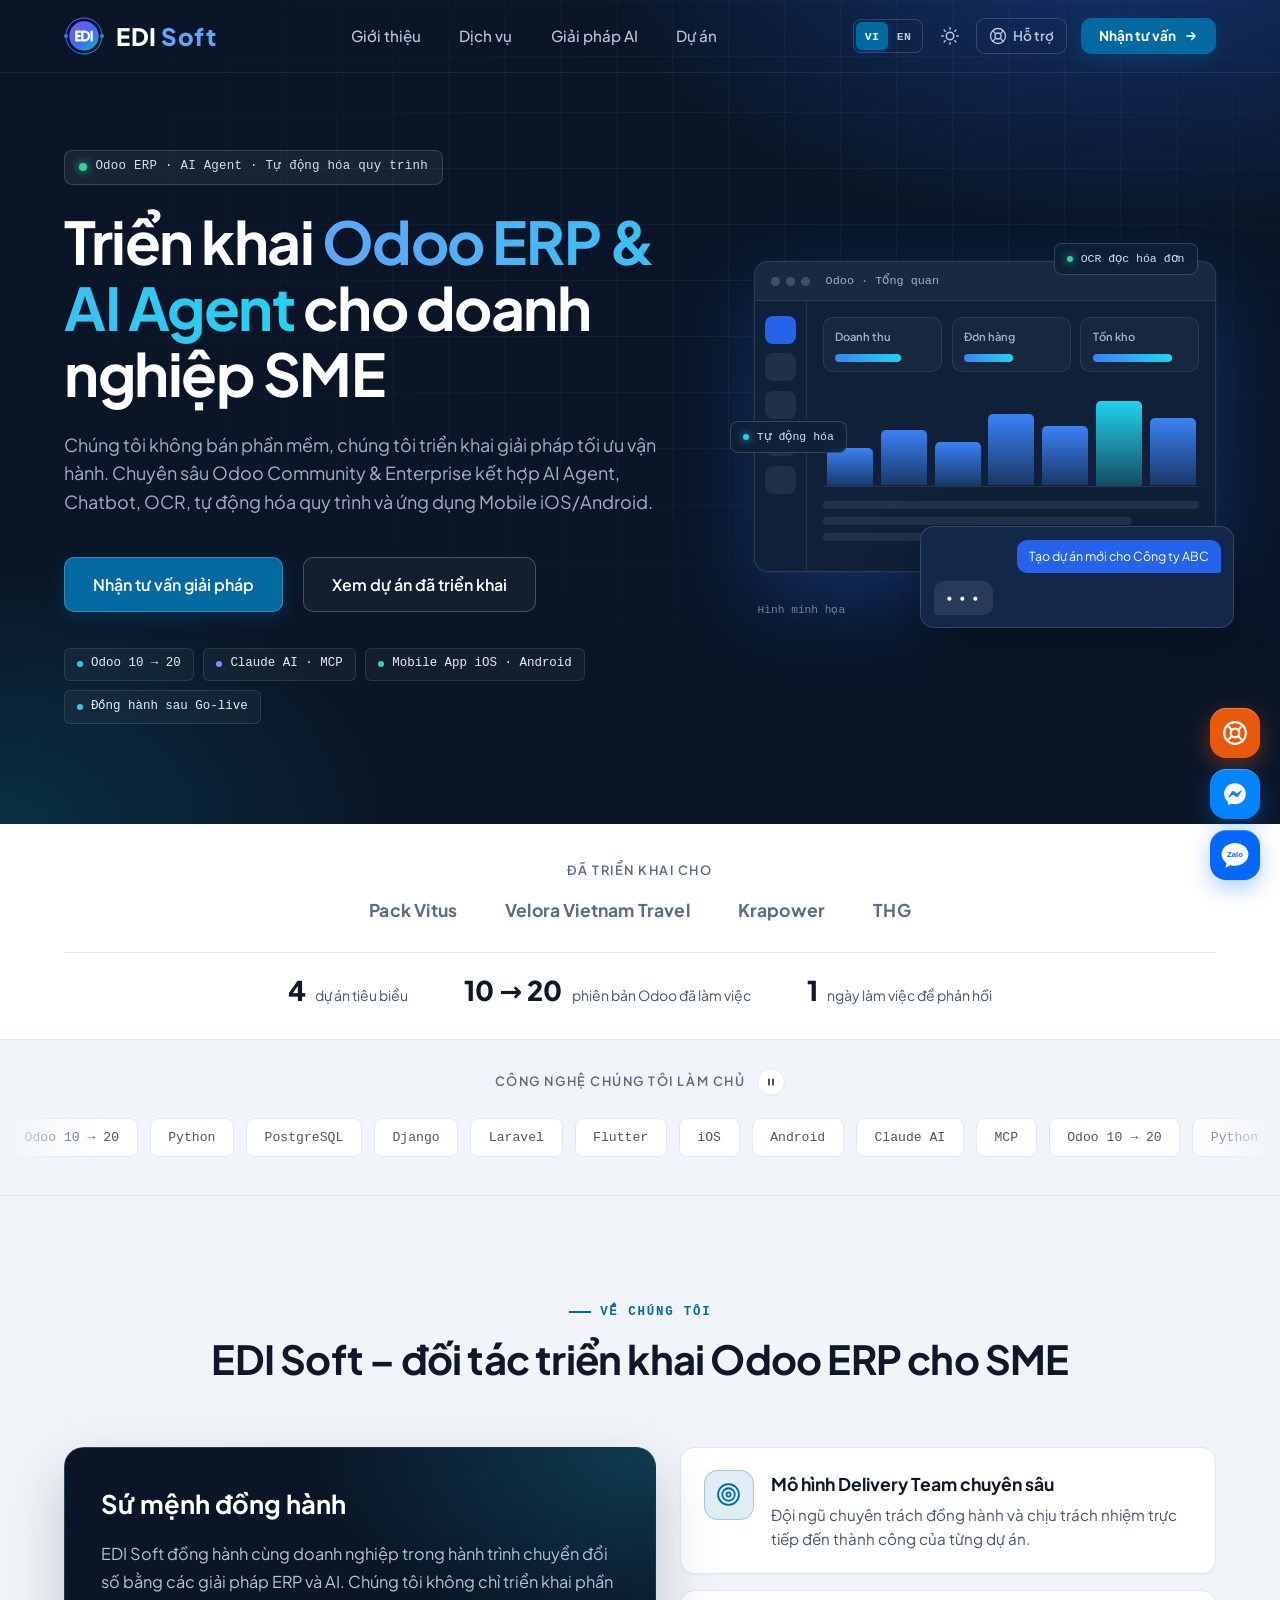
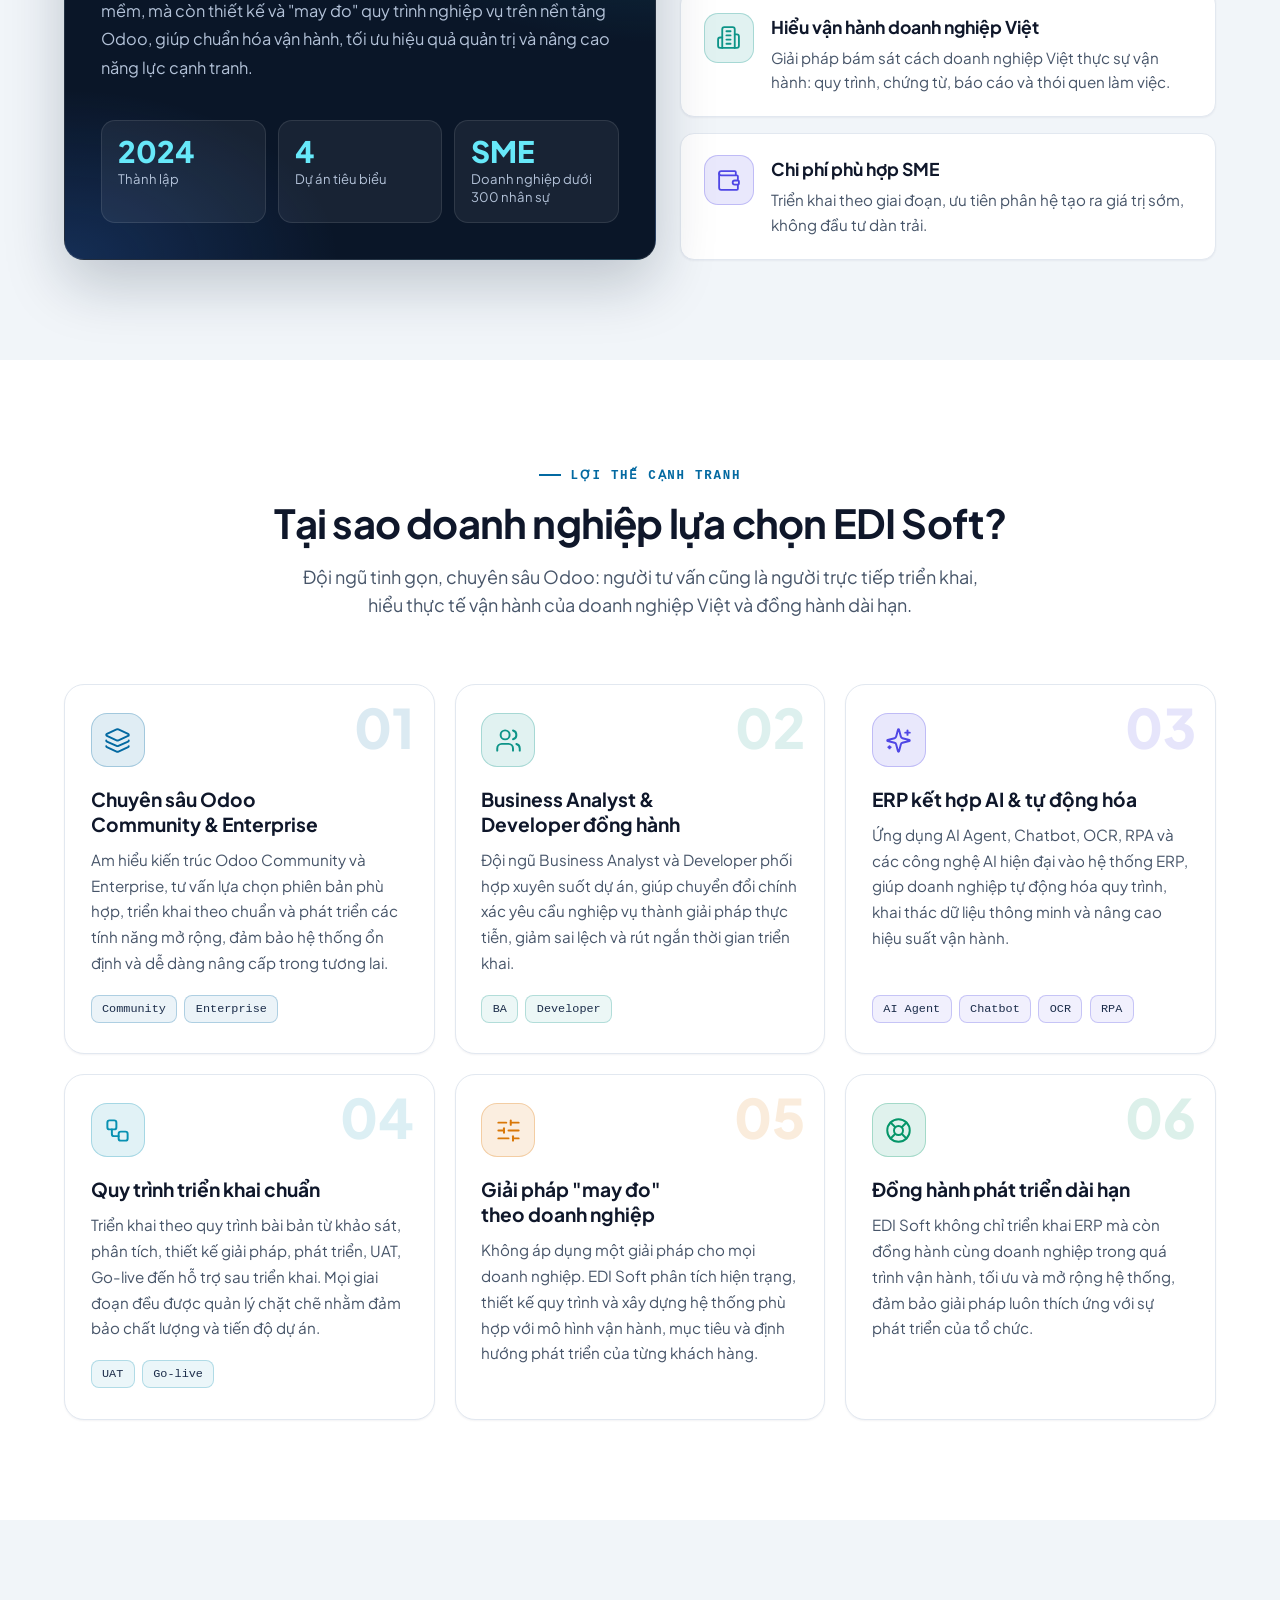
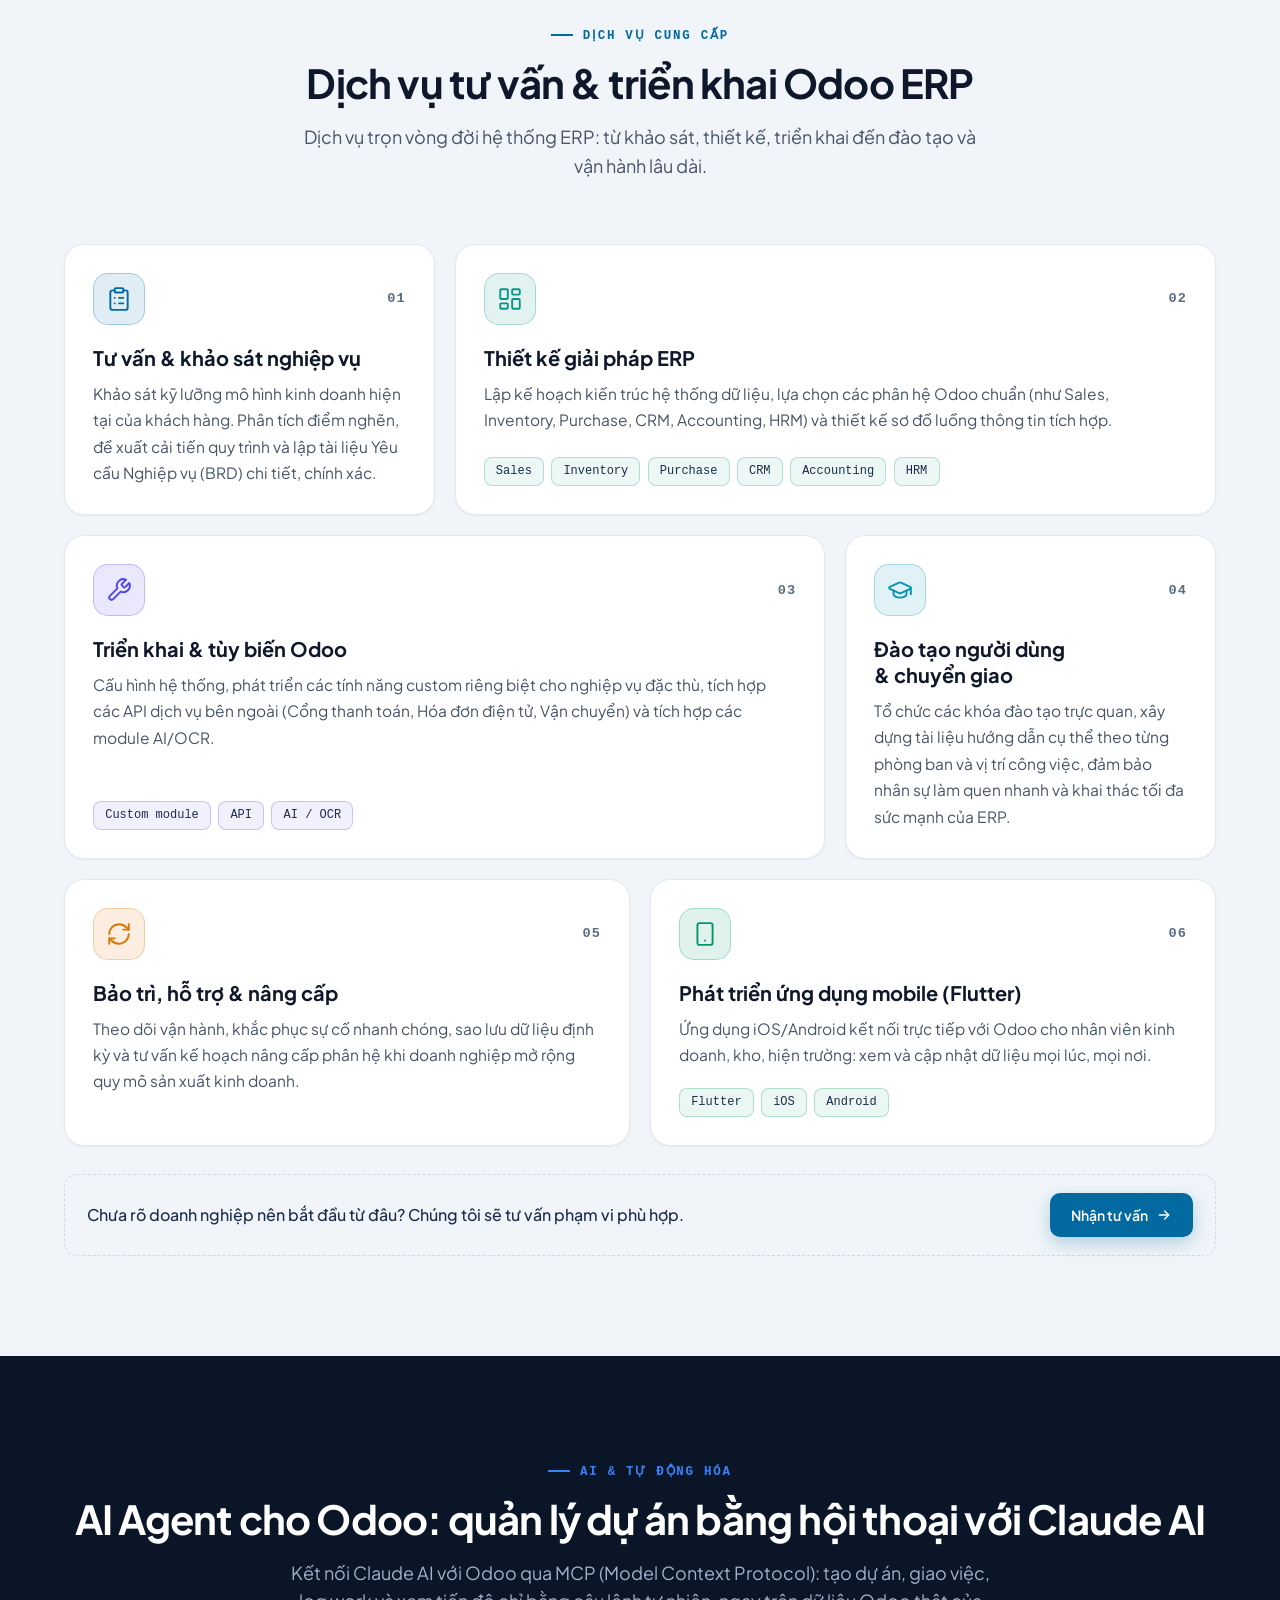
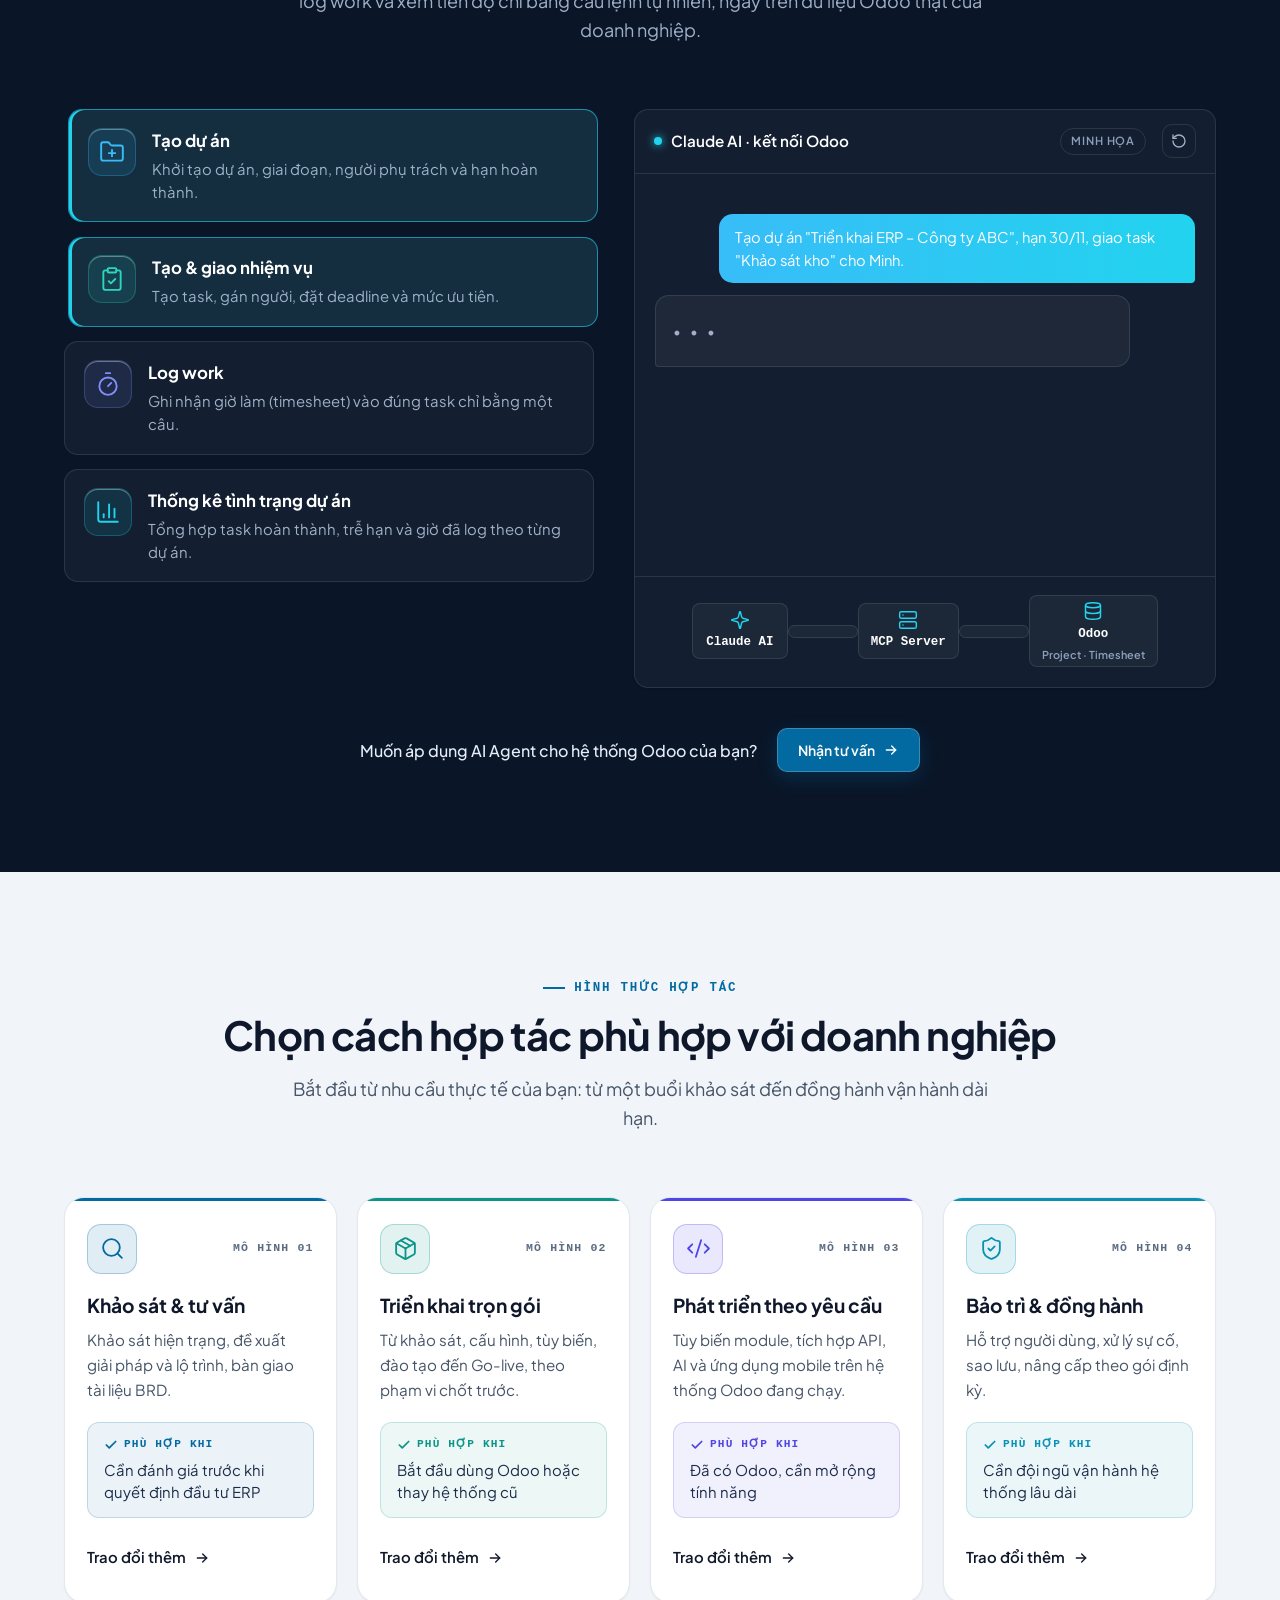
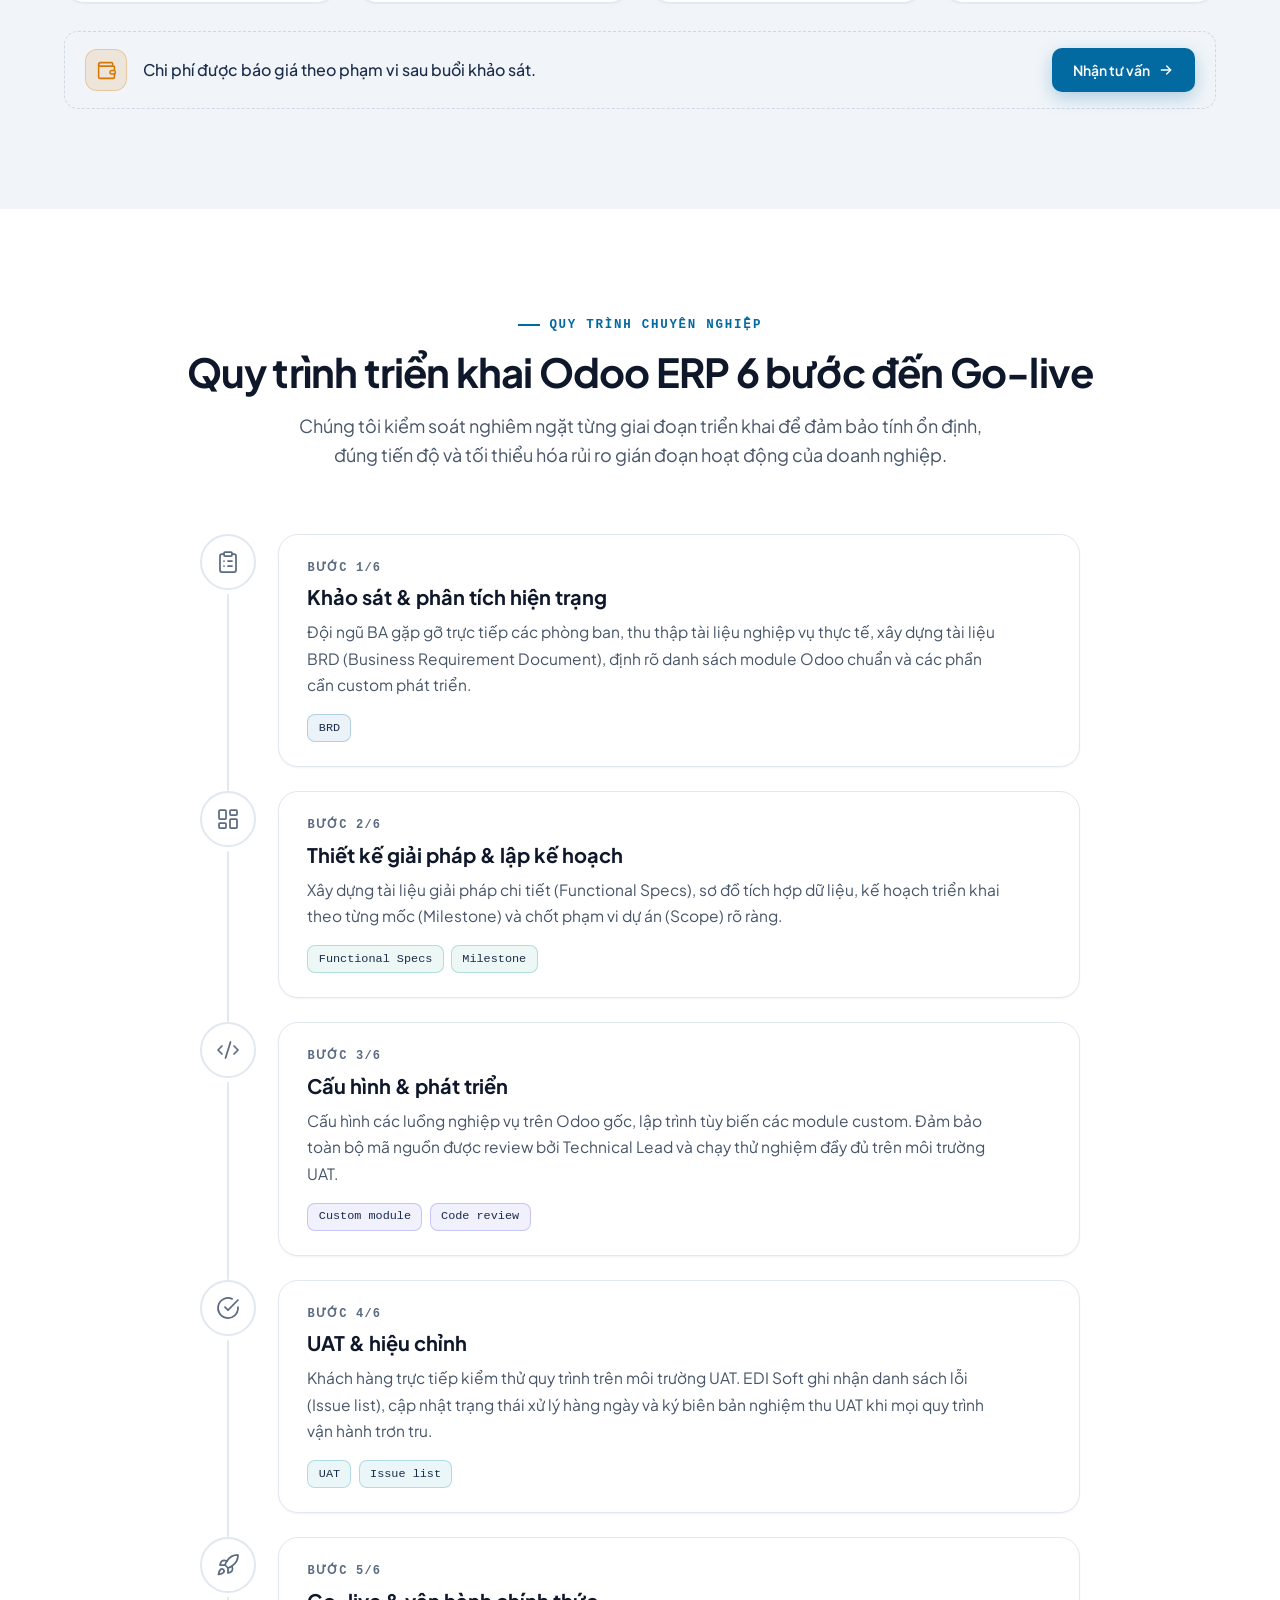
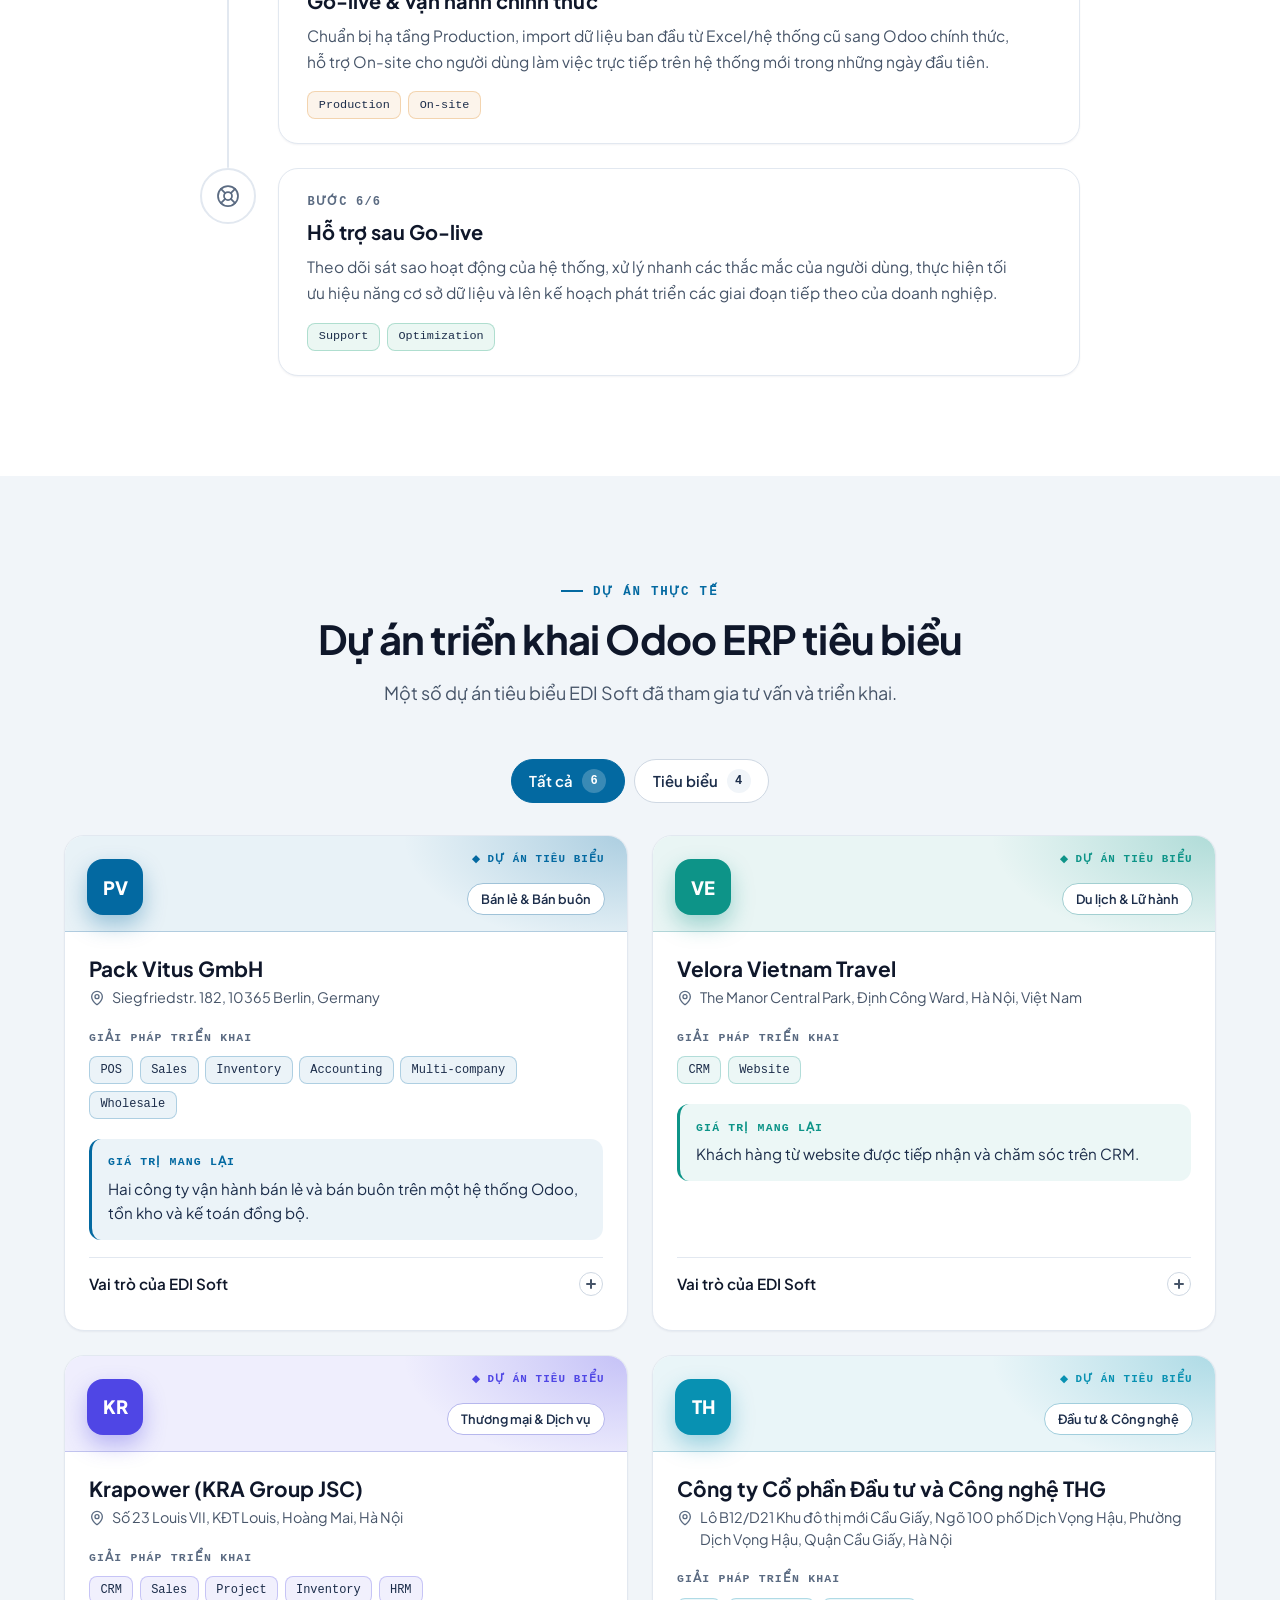
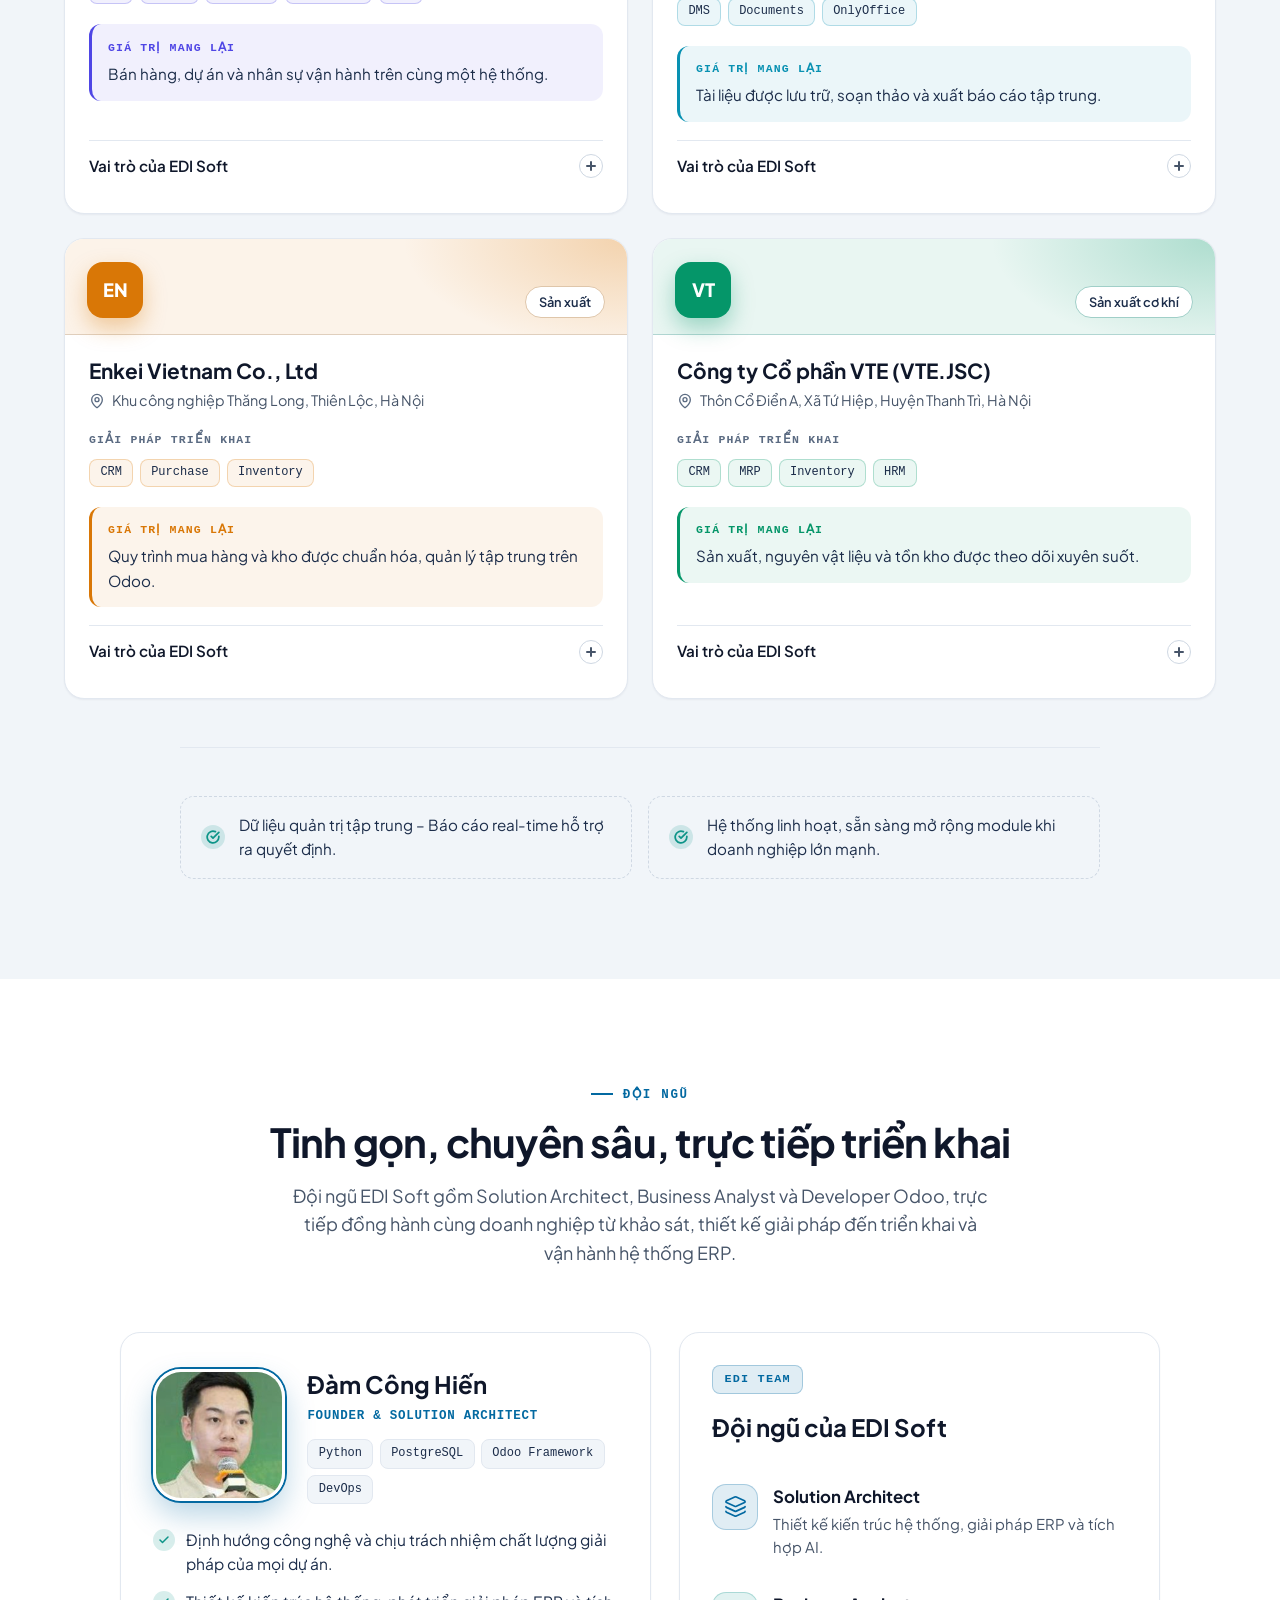
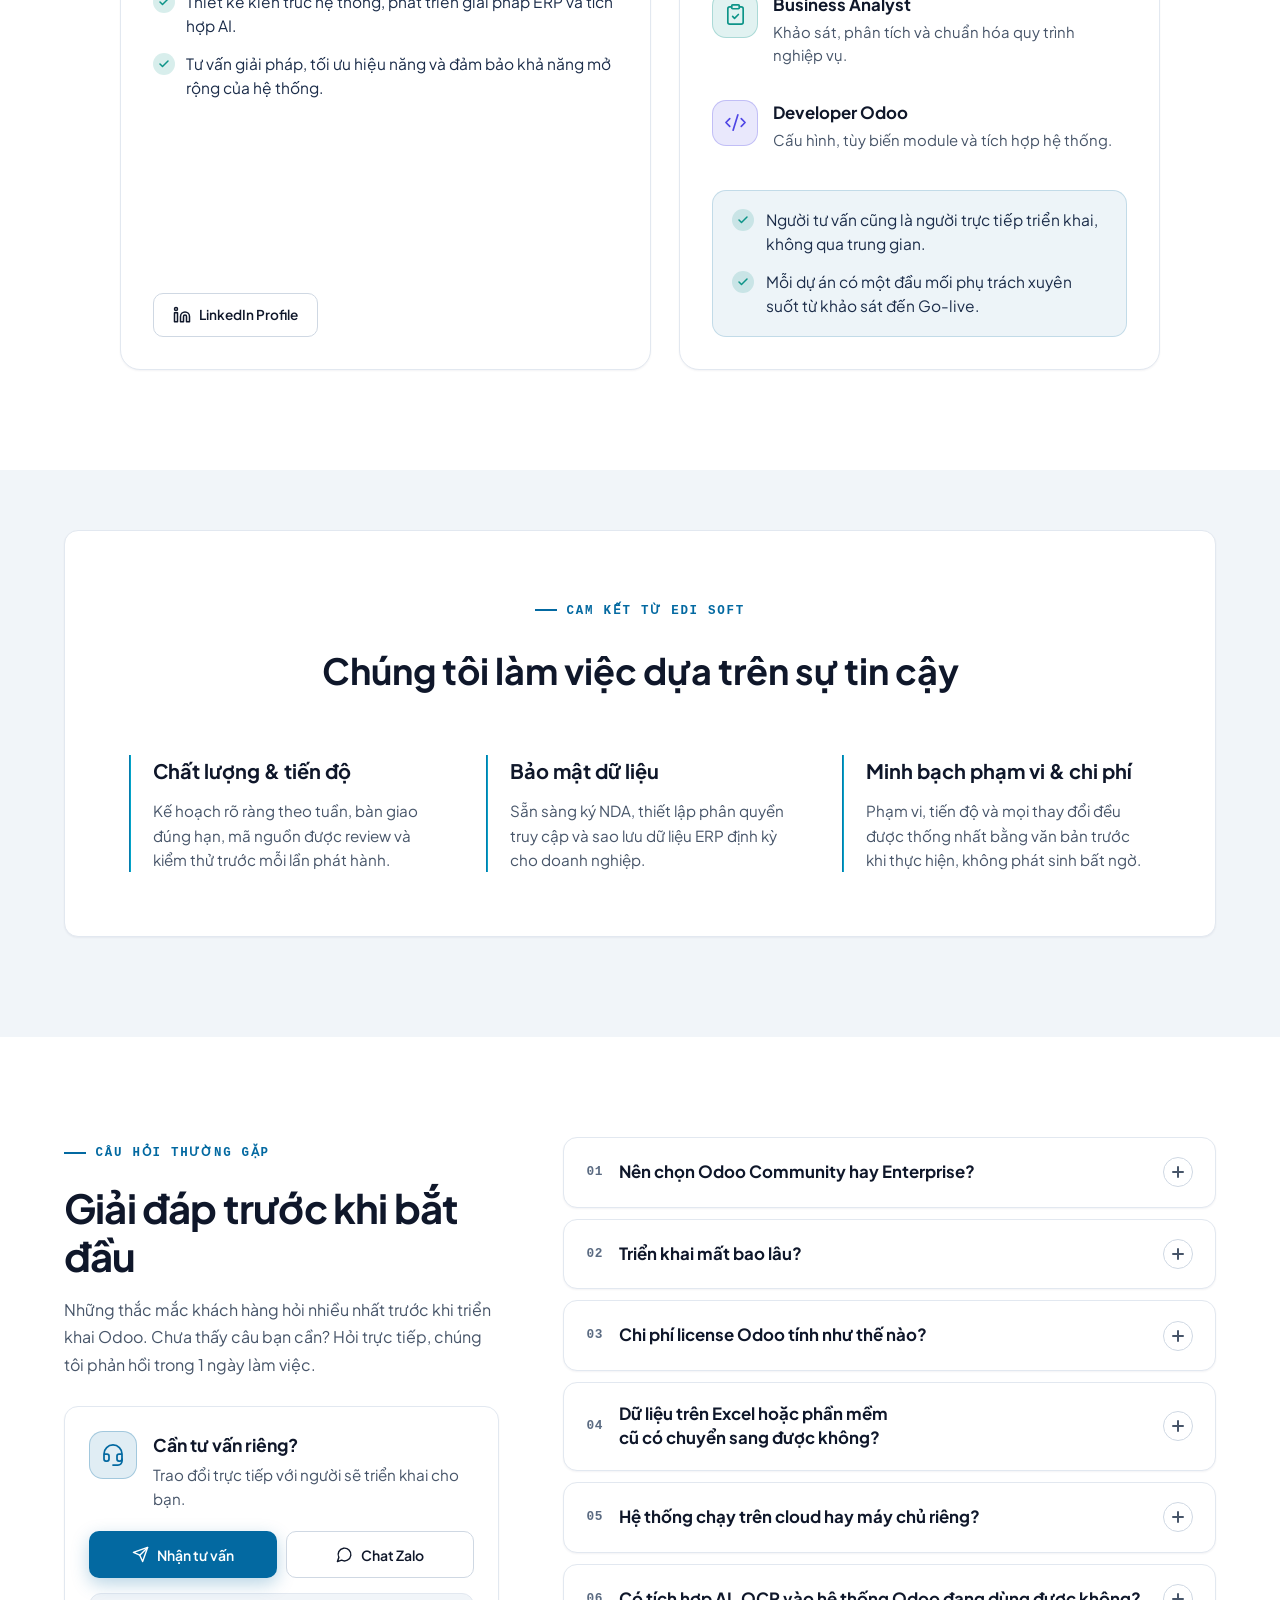
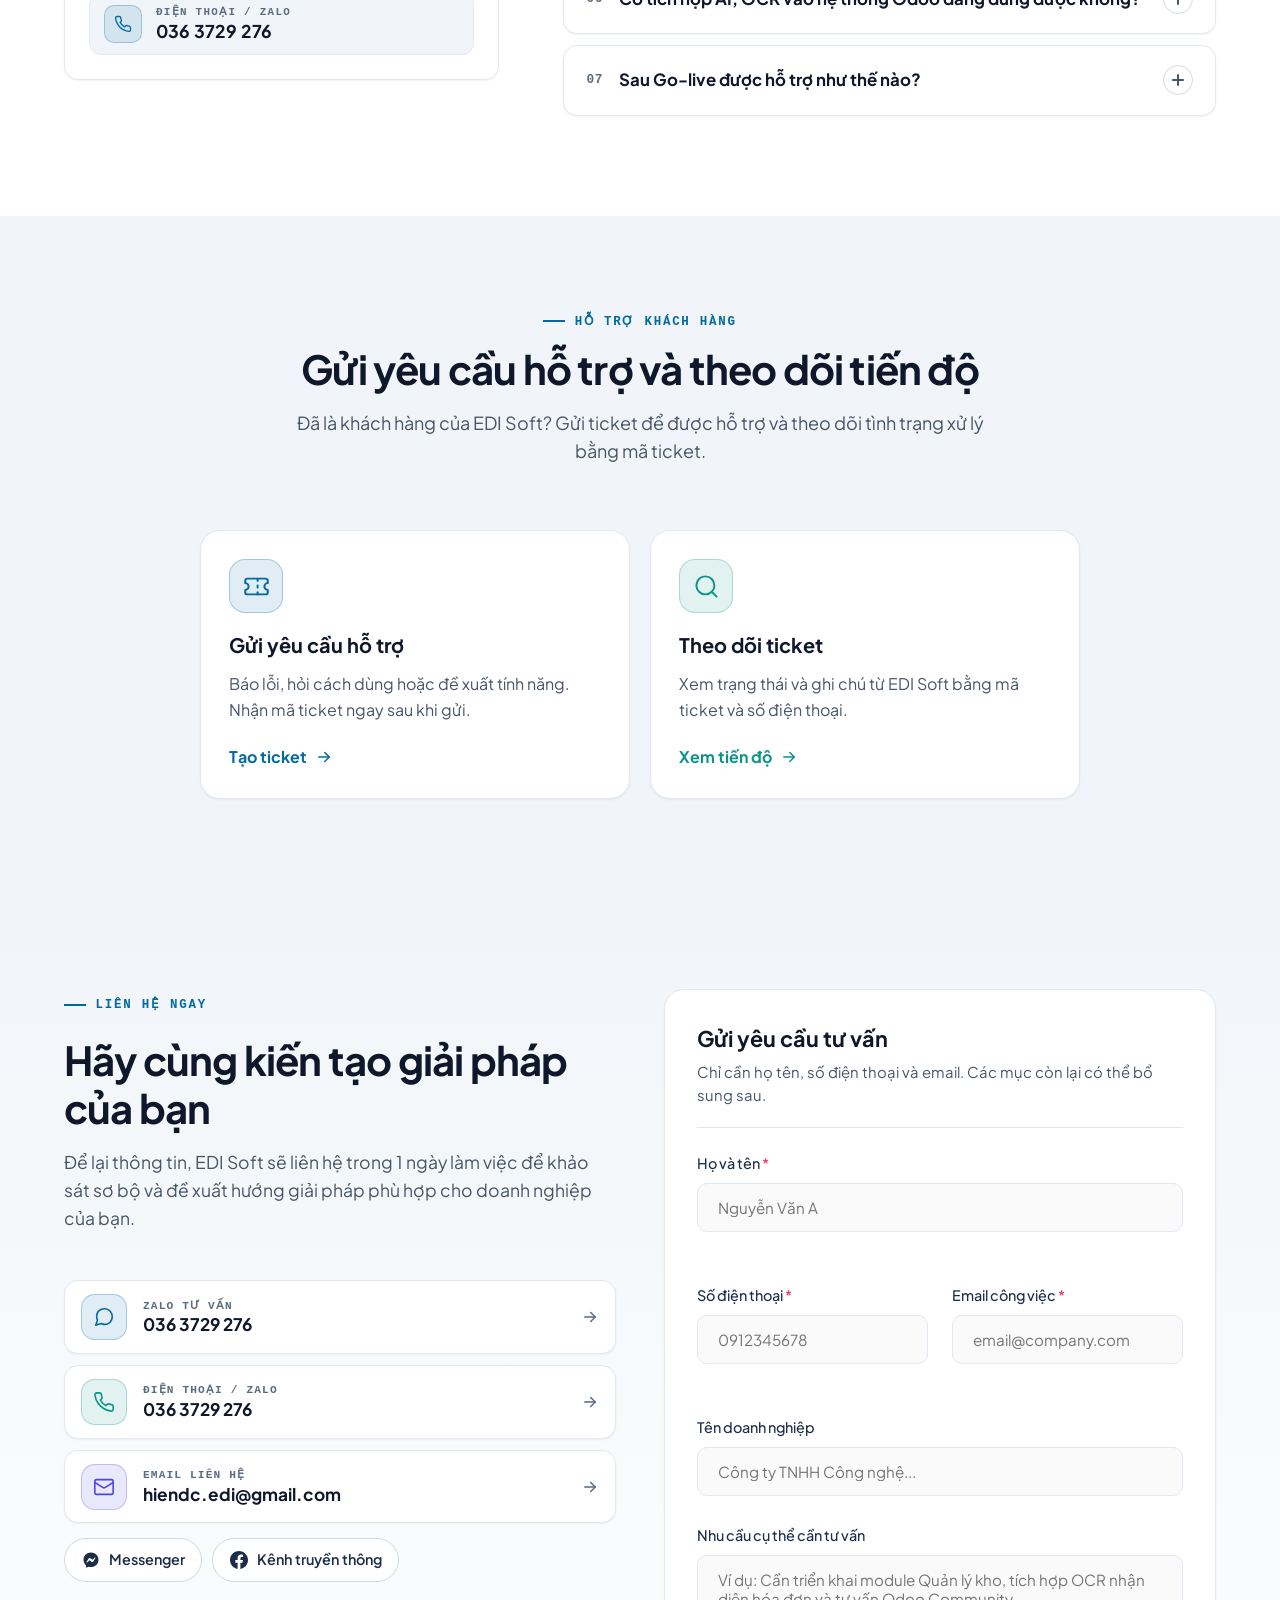
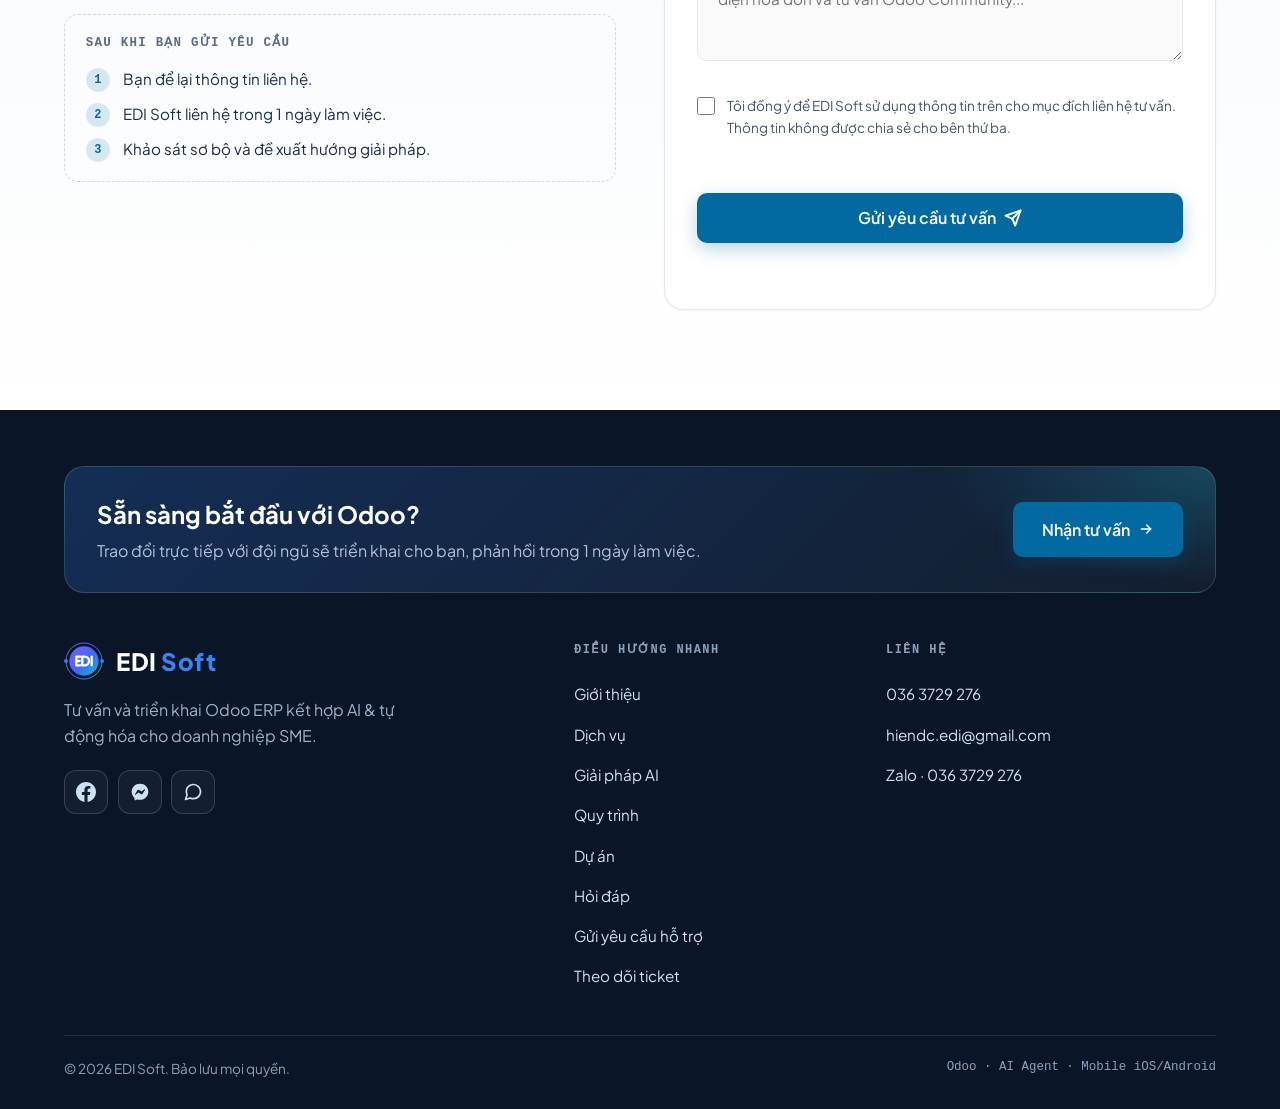
<file: index.html>
<!DOCTYPE html>
<html lang="vi">
<head>
  <meta charset="UTF-8">
  <meta name="viewport" content="width=device-width, initial-scale=1.0">
  
  <!-- Primary Meta Tags -->
  <title>EDI Soft - Triển khai Odoo ERP & AI cho doanh nghiệp SME</title>
  <meta name="title" content="EDI Soft - Triển khai Odoo ERP & AI cho doanh nghiệp SME">
  <meta name="description" content="EDI Soft tư vấn và triển khai Odoo ERP (Community & Enterprise) kết hợp AI Agent, Chatbot, OCR và tự động hóa quy trình cho doanh nghiệp SME tại Việt Nam.">
  <meta name="keywords" content="EDI Soft, EDI Team, Odoo ERP, Odoo Community, Odoo Enterprise, AI Agent, Chatbot ERP, OCR Odoo, Tự động hóa quy trình, Đàm Công Hiến, tư vấn ERP">
  <meta name="author" content="EDI Team">
  <meta name="robots" content="index, follow">
  <meta name="google-site-verification" content="2yzWLQ4mhh7eQ8ymOpfVOfwrCw7D1gyTFQbBYcjNRCU">
  <link rel="canonical" href="https://info.editech.vn/">

  <!-- Apply saved theme/language before first paint to avoid flashing -->
  <script>
    (function () {
      try {
        var html = document.documentElement;
        var theme = localStorage.getItem('theme');
        if (theme !== 'light' && theme !== 'dark') {
          theme = 'light';
        }
        html.setAttribute('data-theme', theme);
        if (localStorage.getItem('preferred-lang') === 'en') {
          html.classList.add('i18n-pending');
          setTimeout(function () { html.classList.remove('i18n-pending'); }, 2000); // never stay hidden
        }
      } catch (e) {}
    })();
  </script>

  <!-- Open Graph / Facebook -->
  <meta property="og:type" content="website">
  <meta property="og:site_name" content="EDI Soft">
  <meta property="og:locale" content="vi_VN">
  <meta property="og:url" content="https://info.editech.vn/">
  <meta property="og:title" content="EDI Soft - Triển khai Odoo ERP & AI cho doanh nghiệp SME">
  <meta property="og:description" content="Chúng tôi không bán phần mềm, chúng tôi triển khai giải pháp. Chuyên sâu Odoo Community & Enterprise, AI Agent, Chatbot, OCR và tự động hóa quy trình.">
  <meta property="og:image" content="https://info.editech.vn/assets/img/og-image.png">
  <meta property="og:image:width" content="1200">
  <meta property="og:image:height" content="630">
  <meta property="og:image:alt" content="EDI Soft - Triển khai Odoo ERP & AI cho doanh nghiệp SME">

  <!-- Twitter -->
  <meta name="twitter:card" content="summary_large_image">
  <meta name="twitter:url" content="https://info.editech.vn/">
  <meta name="twitter:title" content="EDI Soft - Triển khai Odoo ERP & AI cho doanh nghiệp SME">
  <meta name="twitter:description" content="Chúng tôi không bán phần mềm, chúng tôi triển khai giải pháp. Chuyên sâu Odoo Community & Enterprise, AI Agent, Chatbot, OCR và tự động hóa quy trình.">
  <meta name="twitter:image" content="https://info.editech.vn/assets/img/og-image.png">

  <!-- Favicon & browser UI -->
  <link rel="icon" type="image/svg+xml" href="assets/img/logo.svg">
  <link rel="icon" type="image/png" href="assets/img/logo-512.png">
  <link rel="apple-touch-icon" href="assets/img/apple-touch-icon.png">
  <meta name="theme-color" content="#0a1628">

  <!-- Structured data (schema.org) -->
  <script type="application/ld+json">
  {
    "@context": "https://schema.org",
    "@graph": [
      {
        "@type": [
          "Organization",
          "ProfessionalService"
        ],
        "@id": "https://info.editech.vn/#organization",
        "name": "EDI Soft",
        "alternateName": "EDI Team",
        "url": "https://info.editech.vn/",
        "logo": {
          "@type": "ImageObject",
          "url": "https://info.editech.vn/assets/img/logo-512.png",
          "width": 500,
          "height": 500
        },
        "image": "https://info.editech.vn/assets/img/og-image.png",
        "description": "EDI Soft tư vấn và triển khai Odoo ERP (Community & Enterprise) kết hợp AI Agent, Chatbot, OCR và tự động hóa quy trình cho doanh nghiệp SME.",
        "slogan": "Chúng tôi không bán phần mềm, chúng tôi triển khai giải pháp tối ưu vận hành.",
        "foundingDate": "2024-07",
        "email": "hiendc.edi@gmail.com",
        "telephone": "+84363729276",
        "areaServed": {
          "@type": "Country",
          "name": "Vietnam"
        },
        "knowsAbout": [
          "Odoo ERP",
          "Odoo Community",
          "Odoo Enterprise",
          "ERP implementation",
          "Business analysis",
          "AI Agent",
          "Chatbot",
          "OCR",
          "Process automation",
          "Claude AI",
          "Model Context Protocol (MCP)",
          "Django",
          "Laravel",
          "Flutter"
        ],
        "founder": {
          "@id": "https://info.editech.vn/#founder"
        },
        "sameAs": [
          "https://www.facebook.com/edisoft.vn",
          "https://zalo.me/0363729276"
        ],
        "contactPoint": {
          "@type": "ContactPoint",
          "contactType": "sales",
          "telephone": "+84363729276",
          "email": "hiendc.edi@gmail.com",
          "availableLanguage": [
            "Vietnamese",
            "English"
          ]
        },
        "hasOfferCatalog": {
          "@type": "OfferCatalog",
          "name": "Dịch vụ tư vấn & triển khai Odoo ERP",
          "itemListElement": [
            {
              "@type": "Offer",
              "itemOffered": {
                "@type": "Service",
                "name": "Tư vấn & khảo sát nghiệp vụ",
                "description": "Khảo sát kỹ lưỡng mô hình kinh doanh hiện tại của khách hàng. Phân tích điểm nghẽn, đề xuất cải tiến quy trình và lập tài liệu Yêu cầu Nghiệp vụ (BRD) chi tiết, chính xác.",
                "provider": {
                  "@id": "https://info.editech.vn/#organization"
                }
              }
            },
            {
              "@type": "Offer",
              "itemOffered": {
                "@type": "Service",
                "name": "Thiết kế giải pháp ERP",
                "description": "Lập kế hoạch kiến trúc hệ thống dữ liệu, lựa chọn các phân hệ Odoo chuẩn (như Sales, Inventory, Purchase, CRM, Accounting, HRM) và thiết kế sơ đồ luồng thông tin tích hợp.",
                "provider": {
                  "@id": "https://info.editech.vn/#organization"
                }
              }
            },
            {
              "@type": "Offer",
              "itemOffered": {
                "@type": "Service",
                "name": "Triển khai & tùy biến Odoo",
                "description": "Cấu hình hệ thống, phát triển các tính năng custom riêng biệt cho nghiệp vụ đặc thù, tích hợp các API dịch vụ bên ngoài (Cổng thanh toán, Hóa đơn điện tử, Vận chuyển) và tích hợp các module AI/OCR.",
                "provider": {
                  "@id": "https://info.editech.vn/#organization"
                }
              }
            },
            {
              "@type": "Offer",
              "itemOffered": {
                "@type": "Service",
                "name": "Đào tạo người dùng & chuyển giao",
                "description": "Tổ chức các khóa đào tạo trực quan, xây dựng tài liệu hướng dẫn cụ thể theo từng phòng ban và vị trí công việc, đảm bảo nhân sự làm quen nhanh và khai thác tối đa sức mạnh của ERP.",
                "provider": {
                  "@id": "https://info.editech.vn/#organization"
                }
              }
            },
            {
              "@type": "Offer",
              "itemOffered": {
                "@type": "Service",
                "name": "Bảo trì, hỗ trợ & nâng cấp",
                "description": "Theo dõi vận hành, khắc phục sự cố nhanh chóng, sao lưu dữ liệu định kỳ và tư vấn kế hoạch nâng cấp phân hệ khi doanh nghiệp mở rộng quy mô sản xuất kinh doanh.",
                "provider": {
                  "@id": "https://info.editech.vn/#organization"
                }
              }
            },
            {
              "@type": "Offer",
              "itemOffered": {
                "@type": "Service",
                "name": "Phát triển ứng dụng mobile (Flutter)",
                "description": "Ứng dụng iOS/Android kết nối trực tiếp với Odoo cho nhân viên kinh doanh, kho, hiện trường: xem và cập nhật dữ liệu mọi lúc, mọi nơi.",
                "provider": {
                  "@id": "https://info.editech.vn/#organization"
                }
              }
            }
          ]
        }
      },
      {
        "@type": "Person",
        "@id": "https://info.editech.vn/#founder",
        "name": "Đàm Công Hiến",
        "jobTitle": "Founder & Solution Architect",
        "image": "https://info.editech.vn/assets/img/hiendc.jpg",
        "sameAs": [
          "https://www.linkedin.com/in/hien-dc-463276266/"
        ],
        "worksFor": {
          "@id": "https://info.editech.vn/#organization"
        },
        "url": "https://info.editech.vn/#team",
        "knowsAbout": [
          "Odoo Framework",
          "Python",
          "PostgreSQL",
          "DevOps",
          "ERP solution architecture",
          "AI integration"
        ]
      },
      {
        "@type": "WebSite",
        "@id": "https://info.editech.vn/#website",
        "url": "https://info.editech.vn/",
        "name": "EDI Soft",
        "alternateName": [
          "EDISoft",
          "EDI Team"
        ],
        "inLanguage": "vi",
        "publisher": {
          "@id": "https://info.editech.vn/#organization"
        }
      },
      {
        "@type": "FAQPage",
        "@id": "https://info.editech.vn/#faq",
        "inLanguage": "vi",
        "mainEntity": [
          {
            "@type": "Question",
            "name": "Nên chọn Odoo Community hay Enterprise?",
            "acceptedAnswer": {
              "@type": "Answer",
              "text": "Community miễn phí license, phù hợp khi nhu cầu cơ bản và chấp nhận phát triển thêm. Enterprise có thêm nhiều phân hệ và tính năng (kế toán đầy đủ, Studio, ứng dụng mobile…), tính phí license theo người dùng. EDI Soft tư vấn phiên bản phù hợp sau khi khảo sát."
            }
          },
          {
            "@type": "Question",
            "name": "Triển khai mất bao lâu?",
            "acceptedAnswer": {
              "@type": "Answer",
              "text": "Tùy số phân hệ và mức độ tùy biến. Chúng tôi chia theo giai đoạn để phân hệ quan trọng nhất đi vào vận hành trước; thời gian cụ thể được chốt trong kế hoạch sau khảo sát."
            }
          },
          {
            "@type": "Question",
            "name": "Chi phí license Odoo tính như thế nào?",
            "acceptedAnswer": {
              "@type": "Answer",
              "text": "Community không mất phí license. Enterprise tính theo số người dùng và trả trực tiếp cho Odoo. Phí tư vấn và triển khai của EDI Soft được báo giá riêng theo phạm vi."
            }
          },
          {
            "@type": "Question",
            "name": "Dữ liệu trên Excel hoặc phần mềm cũ có chuyển sang được không?",
            "acceptedAnswer": {
              "@type": "Answer",
              "text": "Có. Dữ liệu khách hàng, sản phẩm, tồn kho đầu kỳ, công nợ… được chuẩn hóa và import vào Odoo trước Go-live."
            }
          },
          {
            "@type": "Question",
            "name": "Hệ thống chạy trên cloud hay máy chủ riêng?",
            "acceptedAnswer": {
              "@type": "Answer",
              "text": "Cả hai đều được: Odoo.sh, cloud server hoặc máy chủ tại doanh nghiệp. Chúng tôi tư vấn dựa trên yêu cầu bảo mật, chi phí và quy mô."
            }
          },
          {
            "@type": "Question",
            "name": "Có tích hợp AI, OCR vào hệ thống Odoo đang dùng được không?",
            "acceptedAnswer": {
              "@type": "Answer",
              "text": "Được. Chúng tôi tích hợp AI Agent, Chatbot, OCR và tự động hóa vào hệ thống Odoo hiện có, không bắt buộc phải triển khai lại từ đầu."
            }
          },
          {
            "@type": "Question",
            "name": "Sau Go-live được hỗ trợ như thế nào?",
            "acceptedAnswer": {
              "@type": "Answer",
              "text": "EDI Soft hỗ trợ người dùng, xử lý sự cố và tối ưu hệ thống sau Go-live; có gói bảo trì định kỳ khi doanh nghiệp cần."
            }
          }
        ]
      }
    ]
  }
  </script>

  <!-- Fonts -->
  <link rel="preload" href="assets/fonts/pjs-latin.woff2" as="font" type="font/woff2" crossorigin>
  <link rel="preload" href="assets/fonts/pjs-vietnamese.woff2" as="font" type="font/woff2" crossorigin>

  <!-- Project Stylesheet -->
  <link rel="stylesheet" href="src/styles/main.css">
</head>
<body>
  <a href="#main" class="skip-link" data-i18n="skip-link">Bỏ qua, tới nội dung chính</a>

  <div class="scroll-progress" id="scroll-progress" aria-hidden="true"></div>

  <!-- Background Glow Effects -->
  <div class="bg-glows" aria-hidden="true">
    <div class="bg-glow bg-glow-1"></div>
    <div class="bg-glow bg-glow-2"></div>
    <div class="bg-glow bg-glow-3"></div>
  </div>

  <!-- Header -->
  <header class="header" id="site-header">
    <div class="container header-container">
      <a href="#hero" class="logo-area" data-i18n-aria="logo-aria" aria-label="Trở về trang chủ EDI Soft">
        <img src="assets/img/logo.svg" alt="EDI Soft" class="logo-img" width="44" height="44">
        <span class="logo-text">EDI <span class="text-gradient">Soft</span></span>
      </a>

      <!-- Desktop Nav -->
      <nav class="desktop-nav" data-i18n-aria="nav-aria" aria-label="Menu chính">
        <ul class="nav-list">
          <li><a href="#about" class="nav-link" data-i18n="nav-about">Giới thiệu</a></li>
          <li><a href="#services" class="nav-link" data-i18n="nav-services">Dịch vụ</a></li>
          <li><a href="#ai" class="nav-link" data-i18n="nav-ai">Giải pháp AI</a></li>
          <li><a href="#portfolio" class="nav-link" data-i18n="nav-portfolio">Dự án</a></li>
        </ul>
      </nav>

      <div class="header-actions">
        <button class="lang-toggle" id="lang-toggle" data-i18n-aria="lang-aria" data-i18n-title="lang-title" aria-label="Chuyển sang tiếng Anh" title="English">
          <span class="lang-opt" data-l="vi">VI</span><span class="lang-opt" data-l="en">EN</span>
        </button>
        <button class="theme-toggle" id="theme-toggle" data-i18n-aria="theme-aria" data-i18n-title="theme-title" aria-label="Chuyển đổi giao diện sáng/tối" title="Chuyển đổi giao diện">
          <svg class="icon-sun" width="20" height="20" viewBox="0 0 24 24" fill="none" stroke="currentColor" stroke-width="2" stroke-linecap="round" stroke-linejoin="round"><circle cx="12" cy="12" r="5"/><line x1="12" y1="1" x2="12" y2="3"/><line x1="12" y1="21" x2="12" y2="23"/><line x1="4.22" y1="4.22" x2="5.64" y2="5.64"/><line x1="18.36" y1="18.36" x2="19.78" y2="19.78"/><line x1="1" y1="12" x2="3" y2="12"/><line x1="21" y1="12" x2="23" y2="12"/><line x1="4.22" y1="19.78" x2="5.64" y2="18.36"/><line x1="18.36" y1="5.64" x2="19.78" y2="4.22"/></svg>
          <svg class="icon-moon" width="20" height="20" viewBox="0 0 24 24" fill="none" stroke="currentColor" stroke-width="2" stroke-linecap="round" stroke-linejoin="round"><path d="M21 12.79A9 9 0 1 1 11.21 3 7 7 0 0 0 21 12.79z"/></svg>
        </button>
        <a href="ticket.html" class="header-support" data-i18n-aria="header-support-aria" data-i18n-title="header-support-aria" aria-label="Trung tâm hỗ trợ khách hàng" title="Trung tâm hỗ trợ khách hàng"><svg viewBox="0 0 24 24" fill="none" stroke="currentColor" stroke-width="1.75" stroke-linecap="round" stroke-linejoin="round" aria-hidden="true"><circle cx="12" cy="12" r="10"/><circle cx="12" cy="12" r="4"/><path d="m4.93 4.93 4.24 4.24"/><path d="m14.83 9.17 4.24-4.24"/><path d="m14.83 14.83 4.24 4.24"/><path d="m9.17 14.83-4.24 4.24"/></svg><span data-i18n="header-support">Hỗ trợ</span></a>
        <a href="#contact" class="btn btn-primary btn-sm" id="btn-header-cta" data-i18n="header-cta" data-i18n-aria="header-cta-aria" aria-label="Liên hệ tư vấn giải pháp">Nhận tư vấn</a>
        <button class="mobile-nav-toggle" id="menu-toggle" data-i18n-aria="menu-aria" aria-label="Mở menu điều hướng di động" aria-expanded="false" aria-controls="mobile-nav-panel">
          <span class="hamburger-bar"></span>
          <span class="hamburger-bar"></span>
          <span class="hamburger-bar"></span>
        </button>
      </div>
    </div>
  </header>

  <!-- Mobile Nav Panel -->
  <div class="mobile-nav-panel" id="mobile-nav-panel" aria-hidden="true">
    <nav data-i18n-aria="mobile-nav-aria" aria-label="Menu di động">
      <ul class="mobile-nav-list">
        <li><a href="#about" class="mobile-nav-link" data-i18n="nav-about">Giới thiệu</a></li>
        <li><a href="#services" class="mobile-nav-link" data-i18n="nav-services">Dịch vụ</a></li>
        <li><a href="#ai" class="mobile-nav-link" data-i18n="nav-ai">Giải pháp AI</a></li>
        <li><a href="#portfolio" class="mobile-nav-link" data-i18n="nav-portfolio">Dự án</a></li>
        <li class="mobile-nav-sub"><a href="#process" class="mobile-nav-link mobile-nav-link-sub" data-i18n="nav-process">Quy trình</a></li>
        <li><a href="#faq" class="mobile-nav-link mobile-nav-link-sub" data-i18n="nav-faq">Hỏi đáp</a></li>
        <li><a href="ticket.html" class="mobile-nav-link mobile-nav-link-sub" data-i18n="nav-support">Hỗ trợ khách hàng</a></li>
        <li><a href="#contact" class="mobile-nav-link mobile-nav-link-cta" data-i18n="mobile-cta">Nhận tư vấn</a></li>
      </ul>
    </nav>
  </div>

  <main id="main">
    <!-- Hero Section -->
    <section class="hero-section" id="hero">
      <div class="container hero-container">
        <div class="hero-content">
          <div class="badge-tech">
            <span class="badge-dot"></span>
            <span data-i18n="hero-badge">Odoo ERP · AI Agent · Tự động hóa quy trình</span>
          </div>
          <h1 class="hero-title">
            <span data-i18n="hero-title-1">Triển khai </span><span class="hl" data-i18n="hero-title-2">Odoo ERP &amp; AI Agent</span><span data-i18n="hero-title-3"> cho doanh nghiệp SME</span>
          </h1>
          <p class="hero-description" data-i18n="hero-desc">Chúng tôi không bán phần mềm, chúng tôi triển khai giải pháp tối ưu vận hành. Chuyên sâu Odoo Community &amp; Enterprise kết hợp AI Agent, Chatbot, OCR, tự động hóa quy trình và ứng dụng Mobile iOS/Android.</p>
          <div class="hero-cta-group">
            <a href="#contact" class="btn btn-primary" id="btn-hero-cta-contact" data-i18n="hero-cta-contact" data-i18n-aria="hero-cta-contact-aria" aria-label="Đăng ký tư vấn ERP">Nhận tư vấn giải pháp</a>
            <a href="#portfolio" class="btn btn-secondary" id="btn-hero-cta-more" data-i18n="hero-cta-more" data-i18n-aria="hero-cta-more-aria" aria-label="Xem các dự án EDI Soft đã triển khai">Xem dự án đã triển khai</a>
          </div>
          <ul class="hero-chips">
            <li class="hero-chip">Odoo 10 → 20</li>
            <li class="hero-chip">Claude AI · MCP</li>
            <li class="hero-chip">Mobile App iOS · Android</li>
            <li class="hero-chip" data-i18n="hero-chip-3">Đồng hành sau Go-live</li>
          </ul>
        </div>
          <div class="hero-graphics">
            <div class="mock" aria-hidden="true">
              <div class="mock-window">
                <div class="mock-bar"><i></i><i></i><i></i><span data-i18n="mock-title">Odoo · Tổng quan</span></div>
                <div class="mock-body">
                  <div class="mock-side"><i></i><i></i><i></i><i></i><i></i></div>
                  <div class="mock-main">
                    <div class="mock-kpis">
                      <div class="mock-kpi"><span data-i18n="mock-kpi-1">Doanh thu</span><b></b></div>
                      <div class="mock-kpi"><span data-i18n="mock-kpi-2">Đơn hàng</span><b></b></div>
                      <div class="mock-kpi"><span data-i18n="mock-kpi-3">Tồn kho</span><b></b></div>
                    </div>
                    <div class="mock-chart">
                      <i style="--h:38%"></i><i style="--h:56%"></i><i style="--h:44%"></i><i style="--h:72%"></i><i style="--h:60%"></i><i style="--h:86%"></i><i style="--h:68%"></i>
                    </div>
                    <div class="mock-rows"><i></i><i></i><i></i></div>
                  </div>
                </div>
              </div>
              <div class="mock-chat">
                <p class="mock-q" data-i18n="mock-chat-q">Tạo dự án mới cho Công ty ABC</p>
                <p class="mock-a" data-i18n="mock-chat-a">Đã tạo dự án và giao 5 nhiệm vụ.</p>
              </div>
              <span class="mock-sticker mock-sticker-1" data-i18n="mock-sticker-1">OCR đọc hóa đơn</span>
              <span class="mock-sticker mock-sticker-2" data-i18n="mock-sticker-2">Tự động hóa</span>
              <span class="mock-note" data-i18n="mock-note">Hình minh họa</span>
            </div>
          </div>
      </div>
    </section>

    <!-- Clients -->
    <div class="clients-strip">
      <div class="container">
        <p class="tech-label" data-i18n="clients-label">Đã triển khai cho</p>
        <ul class="clients-list">
          <li>Pack Vitus</li>
          <li>Velora Vietnam Travel</li>
          <li>Krapower</li>
          <li>THG</li>
        </ul>
        <ul class="proof-stats">
          <li><strong data-count="4">4</strong><span data-i18n="proof-1">dự án tiêu biểu</span></li>
          <li><strong>10 → 20</strong><span data-i18n="proof-2">phiên bản Odoo đã làm việc</span></li>
          <li><strong>1</strong><span data-i18n="proof-3">ngày làm việc để phản hồi</span></li>
        </ul>
      </div>
    </div>

    <!-- Tech Stack Strip -->
    <div class="tech-strip">
      <div class="container tech-head">
        <p class="tech-label" data-i18n="tech-label">Công nghệ chúng tôi làm chủ</p>
        <button type="button" class="marquee-toggle" id="marquee-toggle" aria-pressed="false" aria-label="Tạm dừng dải công nghệ">
          <svg class="i-pause" viewBox="0 0 24 24" fill="currentColor" aria-hidden="true"><rect x="6" y="5" width="4" height="14" rx="1"/><rect x="14" y="5" width="4" height="14" rx="1"/></svg>
          <svg class="i-play" viewBox="0 0 24 24" fill="currentColor" aria-hidden="true"><path d="M8 5v14l11-7z"/></svg>
        </button>
      </div>
      <div class="tech-marquee">
        <div class="tech-track">
          <ul class="tech-list"><li>Odoo 10 → 20</li><li>Python</li><li>PostgreSQL</li><li>Django</li><li>Laravel</li><li>Flutter</li><li>iOS</li><li>Android</li><li>Claude AI</li><li>MCP</li></ul>
          <ul class="tech-list" aria-hidden="true"><li>Odoo 10 → 20</li><li>Python</li><li>PostgreSQL</li><li>Django</li><li>Laravel</li><li>Flutter</li><li>iOS</li><li>Android</li><li>Claude AI</li><li>MCP</li></ul>
        </div>
      </div>
    </div>

    <!-- About Section -->
    <section class="about-section scroll-reveal" id="about">
      <div class="container">
        <div class="section-header">
          <span class="section-subtitle" data-i18n="about-subtitle">Về chúng tôi</span>
          <h2 class="section-title" data-i18n="about-title">EDI Soft – đối tác triển khai Odoo ERP cho SME</h2>
        </div>
        <div class="about-layout">
          <div class="about-mission">
            <h3 class="about-card-title" data-i18n="about-card-title">Sứ mệnh đồng hành</h3>
            <p class="about-card-text" data-i18n="about-card-text">EDI Soft đồng hành cùng doanh nghiệp trong hành trình chuyển đổi số bằng các giải pháp ERP và AI. Chúng tôi không chỉ triển khai phần mềm, mà còn thiết kế và "may đo" quy trình nghiệp vụ trên nền tảng Odoo, giúp chuẩn hóa vận hành, tối ưu hiệu quả quản trị và nâng cao năng lực cạnh tranh.</p>
            <ul class="about-facts">
              <li><strong>2024</strong><span data-i18n="about-stat-1-label">Thành lập</span></li>
              <li><strong data-count="4">4</strong><span data-i18n="about-stat-2-label">Dự án tiêu biểu</span></li>
              <li><strong>SME</strong><span data-i18n="about-stat-label">Doanh nghiệp dưới 300 nhân sự</span></li>
            </ul>
          </div>
          <div class="about-principles">
            <article class="about-principle">
              <span class="about-principle-icon"><svg viewBox="0 0 24 24" fill="none" stroke="currentColor" stroke-width="2" stroke-linecap="round" stroke-linejoin="round" aria-hidden="true"><circle cx="12" cy="12" r="10"/><circle cx="12" cy="12" r="6"/><circle cx="12" cy="12" r="2"/></svg></span>
              <div>
                <h3 class="about-principle-title" data-i18n="about-feature-1-title">Mô hình Delivery Team chuyên sâu</h3>
                <p class="about-principle-desc" data-i18n="about-feature-1-desc">Đội ngũ chuyên trách đồng hành và chịu trách nhiệm trực tiếp đến thành công của từng dự án.</p>
              </div>
            </article>
            <article class="about-principle">
              <span class="about-principle-icon"><svg viewBox="0 0 24 24" fill="none" stroke="currentColor" stroke-width="2" stroke-linecap="round" stroke-linejoin="round" aria-hidden="true"><path d="M6 22V4a2 2 0 0 1 2-2h8a2 2 0 0 1 2 2v18Z"/><path d="M6 12H4a2 2 0 0 0-2 2v6a2 2 0 0 0 2 2h2"/><path d="M18 9h2a2 2 0 0 1 2 2v9a2 2 0 0 1-2 2h-2"/><path d="M10 6h4"/><path d="M10 10h4"/><path d="M10 14h4"/><path d="M10 18h4"/></svg></span>
              <div>
                <h3 class="about-principle-title" data-i18n="about-feature-2-title">Hiểu vận hành doanh nghiệp Việt</h3>
                <p class="about-principle-desc" data-i18n="about-feature-2-desc">Giải pháp bám sát cách doanh nghiệp Việt thực sự vận hành: quy trình, chứng từ, báo cáo và thói quen làm việc.</p>
              </div>
            </article>
            <article class="about-principle">
              <span class="about-principle-icon"><svg viewBox="0 0 24 24" fill="none" stroke="currentColor" stroke-width="2" stroke-linecap="round" stroke-linejoin="round" aria-hidden="true"><path d="M19 7V4a1 1 0 0 0-1-1H5a2 2 0 0 0 0 4h15a1 1 0 0 1 1 1v4h-3a2 2 0 0 0 0 4h3a1 1 0 0 0 1-1v-2a1 1 0 0 0-1-1"/><path d="M3 5v14a2 2 0 0 0 2 2h15a1 1 0 0 0 1-1v-4"/></svg></span>
              <div>
                <h3 class="about-principle-title" data-i18n="about-feature-3-title">Chi phí phù hợp SME</h3>
                <p class="about-principle-desc" data-i18n="about-feature-3-desc">Triển khai theo giai đoạn, ưu tiên phân hệ tạo ra giá trị sớm, không đầu tư dàn trải.</p>
              </div>
            </article>
          </div>
        </div>
      </div>
    </section>

    <!-- Strengths Section (Lợi thế cốt lõi) -->
    <section class="strengths-section scroll-reveal" id="strengths">
      <div class="container">
        <div class="section-header">
          <span class="section-subtitle" data-i18n="strengths-subtitle">Lợi thế cạnh tranh</span>
          <h2 class="section-title" data-i18n="strengths-title">Tại sao doanh nghiệp lựa chọn EDI Soft?</h2>
          <p class="section-desc" data-i18n="strengths-desc">Đội ngũ tinh gọn, chuyên sâu Odoo: người tư vấn cũng là người trực tiếp triển khai, hiểu thực tế vận hành của doanh nghiệp Việt và đồng hành dài hạn.</p>
        </div>
        <div class="adv-grid">
          <article class="adv-card">
            <span class="adv-num" aria-hidden="true">01</span>
            <span class="adv-icon"><svg viewBox="0 0 24 24" fill="none" stroke="currentColor" stroke-width="2" stroke-linecap="round" stroke-linejoin="round" aria-hidden="true"><path d="M12.83 2.18a2 2 0 0 0-1.66 0L2.6 6.08a1 1 0 0 0 0 1.83l8.58 3.91a2 2 0 0 0 1.66 0l8.58-3.9a1 1 0 0 0 0-1.83z"/><path d="M2 12a1 1 0 0 0 .58.91l8.6 3.91a2 2 0 0 0 1.65 0l8.58-3.9A1 1 0 0 0 22 12"/><path d="M2 17a1 1 0 0 0 .58.91l8.6 3.91a2 2 0 0 0 1.65 0l8.58-3.9A1 1 0 0 0 22 17"/></svg></span>
            <h3 class="adv-title" data-i18n="strength-1-title">Chuyên sâu Odoo Community & Enterprise</h3>
            <p class="adv-text" data-i18n="strength-1-text">Am hiểu kiến trúc Odoo Community và Enterprise, tư vấn lựa chọn phiên bản phù hợp, triển khai theo chuẩn và phát triển các tính năng mở rộng, đảm bảo hệ thống ổn định và dễ dàng nâng cấp trong tương lai.</p>
              <ul class="adv-chips"><li>Community</li><li>Enterprise</li></ul>
          </article>
          <article class="adv-card">
            <span class="adv-num" aria-hidden="true">02</span>
            <span class="adv-icon"><svg viewBox="0 0 24 24" fill="none" stroke="currentColor" stroke-width="2" stroke-linecap="round" stroke-linejoin="round" aria-hidden="true"><path d="M16 21v-2a4 4 0 0 0-4-4H6a4 4 0 0 0-4 4v2"/><path d="M16 3.128a4 4 0 0 1 0 7.744"/><path d="M22 21v-2a4 4 0 0 0-3-3.87"/><circle cx="9" cy="7" r="4"/></svg></span>
            <h3 class="adv-title" data-i18n="strength-2-title">Business Analyst &amp; Developer đồng hành</h3>
            <p class="adv-text" data-i18n="strength-2-text">Đội ngũ Business Analyst và Developer phối hợp xuyên suốt dự án, giúp chuyển đổi chính xác yêu cầu nghiệp vụ thành giải pháp thực tiễn, giảm sai lệch và rút ngắn thời gian triển khai.</p>
              <ul class="adv-chips"><li>BA</li><li>Developer</li></ul>
          </article>
          <article class="adv-card">
            <span class="adv-num" aria-hidden="true">03</span>
            <span class="adv-icon"><svg viewBox="0 0 24 24" fill="none" stroke="currentColor" stroke-width="2" stroke-linecap="round" stroke-linejoin="round" aria-hidden="true"><path d="M9.937 15.5A2 2 0 0 0 8.5 14.063l-6.135-1.582a.5.5 0 0 1 0-.962L8.5 9.936A2 2 0 0 0 9.937 8.5l1.582-6.135a.5.5 0 0 1 .963 0L14.063 8.5A2 2 0 0 0 15.5 9.937l6.135 1.581a.5.5 0 0 1 0 .964L15.5 14.063a2 2 0 0 0-1.437 1.437l-1.582 6.135a.5.5 0 0 1-.963 0z"/><path d="M20 3v4"/><path d="M22 5h-4"/><path d="M4 17v2"/><path d="M5 18H3"/></svg></span>
            <h3 class="adv-title" data-i18n="strength-3-title">ERP kết hợp AI &amp; tự động hóa</h3>
            <p class="adv-text" data-i18n="strength-3-text">Ứng dụng AI Agent, Chatbot, OCR, RPA và các công nghệ AI hiện đại vào hệ thống ERP, giúp doanh nghiệp tự động hóa quy trình, khai thác dữ liệu thông minh và nâng cao hiệu suất vận hành.</p>
              <ul class="adv-chips"><li>AI Agent</li><li>Chatbot</li><li>OCR</li><li>RPA</li></ul>
          </article>
          <article class="adv-card">
            <span class="adv-num" aria-hidden="true">04</span>
            <span class="adv-icon"><svg viewBox="0 0 24 24" fill="none" stroke="currentColor" stroke-width="2" stroke-linecap="round" stroke-linejoin="round" aria-hidden="true"><rect width="8" height="8" x="3" y="3" rx="2"/><path d="M7 11v4a2 2 0 0 0 2 2h4"/><rect width="8" height="8" x="13" y="13" rx="2"/></svg></span>
            <h3 class="adv-title" data-i18n="strength-4-title">Quy trình triển khai chuẩn</h3>
            <p class="adv-text" data-i18n="strength-4-text">Triển khai theo quy trình bài bản từ khảo sát, phân tích, thiết kế giải pháp, phát triển, UAT, Go-live đến hỗ trợ sau triển khai. Mọi giai đoạn đều được quản lý chặt chẽ nhằm đảm bảo chất lượng và tiến độ dự án.</p>
              <ul class="adv-chips"><li>UAT</li><li>Go-live</li></ul>
          </article>
          <article class="adv-card">
            <span class="adv-num" aria-hidden="true">05</span>
            <span class="adv-icon"><svg viewBox="0 0 24 24" fill="none" stroke="currentColor" stroke-width="2" stroke-linecap="round" stroke-linejoin="round" aria-hidden="true"><path d="M10 5H3"/><path d="M12 19H3"/><path d="M14 3v4"/><path d="M16 17v4"/><path d="M21 12h-9"/><path d="M21 19h-5"/><path d="M21 5h-7"/><path d="M8 10v4"/><path d="M8 12H3"/></svg></span>
            <h3 class="adv-title" data-i18n="strength-5-title">Giải pháp "may đo" theo doanh nghiệp</h3>
            <p class="adv-text" data-i18n="strength-5-text">Không áp dụng một giải pháp cho mọi doanh nghiệp. EDI Soft phân tích hiện trạng, thiết kế quy trình và xây dựng hệ thống phù hợp với mô hình vận hành, mục tiêu và định hướng phát triển của từng khách hàng.</p>
          </article>
          <article class="adv-card">
            <span class="adv-num" aria-hidden="true">06</span>
            <span class="adv-icon"><svg viewBox="0 0 24 24" fill="none" stroke="currentColor" stroke-width="2" stroke-linecap="round" stroke-linejoin="round" aria-hidden="true"><circle cx="12" cy="12" r="10"/><path d="m4.93 4.93 4.24 4.24"/><path d="m14.83 9.17 4.24-4.24"/><path d="m14.83 14.83 4.24 4.24"/><path d="m9.17 14.83-4.24 4.24"/><circle cx="12" cy="12" r="4"/></svg></span>
            <h3 class="adv-title" data-i18n="strength-6-title">Đồng hành phát triển dài hạn</h3>
            <p class="adv-text" data-i18n="strength-6-text">EDI Soft không chỉ triển khai ERP mà còn đồng hành cùng doanh nghiệp trong quá trình vận hành, tối ưu và mở rộng hệ thống, đảm bảo giải pháp luôn thích ứng với sự phát triển của tổ chức.</p>
          </article>
        </div>
      </div>
      <!-- SVG Gradients definitions for icons -->
      <svg width="0" height="0" class="svg-defs" aria-hidden="true">
        <defs>
          <linearGradient id="blue-grad" x1="0%" y1="0%" x2="100%" y2="100%">
            <stop offset="0%" stop-color="#1E90FF" />
            <stop offset="100%" stop-color="#00F5FF" />
          </linearGradient>
          <linearGradient id="purple-grad" x1="0%" y1="0%" x2="100%" y2="100%">
            <stop offset="0%" stop-color="#8A2BE2" />
            <stop offset="100%" stop-color="#1E90FF" />
          </linearGradient>
          <linearGradient id="teal-grad" x1="0%" y1="0%" x2="100%" y2="100%">
            <stop offset="0%" stop-color="#00F5FF" />
            <stop offset="100%" stop-color="#8A2BE2" />
          </linearGradient>
        </defs>
      </svg>
    </section>

    <!-- Services Section -->
    <section class="services-section scroll-reveal" id="services">
      <div class="container">
        <div class="section-header">
          <span class="section-subtitle" data-i18n="services-subtitle">Dịch vụ cung cấp</span>
          <h2 class="section-title" data-i18n="services-title">Dịch vụ tư vấn &amp; triển khai Odoo ERP</h2>
          <p class="section-desc" data-i18n="services-desc">Dịch vụ trọn vòng đời hệ thống ERP: từ khảo sát, thiết kế, triển khai đến đào tạo và vận hành lâu dài.</p>
        </div>
        <div class="svc-grid">
          <article class="svc-card svc-span-2">
            <div class="svc-head">
              <span class="svc-icon"><svg viewBox="0 0 24 24" fill="none" stroke="currentColor" stroke-width="2" stroke-linecap="round" stroke-linejoin="round" aria-hidden="true"><rect width="8" height="4" x="8" y="2" rx="1" ry="1"/><path d="M16 4h2a2 2 0 0 1 2 2v14a2 2 0 0 1-2 2H6a2 2 0 0 1-2-2V6a2 2 0 0 1 2-2h2"/><path d="M12 11h4"/><path d="M12 16h4"/><path d="M8 11h.01"/><path d="M8 16h.01"/></svg></span>
              <span class="svc-num" aria-hidden="true">01</span>
            </div>
            <h3 class="svc-title" data-i18n="service-1-title">Tư vấn & khảo sát nghiệp vụ</h3>
            <p class="svc-text" data-i18n="service-1-text">Khảo sát kỹ lưỡng mô hình kinh doanh hiện tại của khách hàng. Phân tích điểm nghẽn, đề xuất cải tiến quy trình và lập tài liệu Yêu cầu Nghiệp vụ (BRD) chi tiết, chính xác.</p>
          </article>
          <article class="svc-card svc-span-4">
            <div class="svc-head">
              <span class="svc-icon"><svg viewBox="0 0 24 24" fill="none" stroke="currentColor" stroke-width="2" stroke-linecap="round" stroke-linejoin="round" aria-hidden="true"><rect width="7" height="9" x="3" y="3" rx="1"/><rect width="7" height="5" x="14" y="3" rx="1"/><rect width="7" height="9" x="14" y="12" rx="1"/><rect width="7" height="5" x="3" y="16" rx="1"/></svg></span>
              <span class="svc-num" aria-hidden="true">02</span>
            </div>
            <h3 class="svc-title" data-i18n="service-2-title">Thiết kế giải pháp ERP</h3>
            <p class="svc-text" data-i18n="service-2-text">Lập kế hoạch kiến trúc hệ thống dữ liệu, lựa chọn các phân hệ Odoo chuẩn (như Sales, Inventory, Purchase, CRM, Accounting, HRM) và thiết kế sơ đồ luồng thông tin tích hợp.</p>
              <ul class="svc-chips"><li>Sales</li><li>Inventory</li><li>Purchase</li><li>CRM</li><li>Accounting</li><li>HRM</li></ul>
          </article>
          <article class="svc-card svc-span-4">
            <div class="svc-head">
              <span class="svc-icon"><svg viewBox="0 0 24 24" fill="none" stroke="currentColor" stroke-width="2" stroke-linecap="round" stroke-linejoin="round" aria-hidden="true"><path d="M14.7 6.3a1 1 0 0 0 0 1.4l1.6 1.6a1 1 0 0 0 1.4 0l3.77-3.77a6 6 0 0 1-7.94 7.94l-6.91 6.91a2.12 2.12 0 0 1-3-3l6.91-6.91a6 6 0 0 1 7.94-7.94l-3.76 3.76z"/></svg></span>
              <span class="svc-num" aria-hidden="true">03</span>
            </div>
            <h3 class="svc-title" data-i18n="service-3-title">Triển khai & tùy biến Odoo</h3>
            <p class="svc-text" data-i18n="service-3-text">Cấu hình hệ thống, phát triển các tính năng custom riêng biệt cho nghiệp vụ đặc thù, tích hợp các API dịch vụ bên ngoài (Cổng thanh toán, Hóa đơn điện tử, Vận chuyển) và tích hợp các module AI/OCR.</p>
              <ul class="svc-chips"><li>Custom module</li><li>API</li><li>AI / OCR</li></ul>
          </article>
          <article class="svc-card svc-span-2">
            <div class="svc-head">
              <span class="svc-icon"><svg viewBox="0 0 24 24" fill="none" stroke="currentColor" stroke-width="2" stroke-linecap="round" stroke-linejoin="round" aria-hidden="true"><path d="M21.42 10.922a1 1 0 0 0-.019-1.838L12.83 5.18a2 2 0 0 0-1.66 0L2.6 9.08a1 1 0 0 0 0 1.832l8.57 3.908a2 2 0 0 0 1.66 0z"/><path d="M22 10v6"/><path d="M6 12.5V16a6 3 0 0 0 12 0v-3.5"/></svg></span>
              <span class="svc-num" aria-hidden="true">04</span>
            </div>
            <h3 class="svc-title" data-i18n="service-4-title">Đào tạo người dùng &amp; chuyển giao</h3>
            <p class="svc-text" data-i18n="service-4-text">Tổ chức các khóa đào tạo trực quan, xây dựng tài liệu hướng dẫn cụ thể theo từng phòng ban và vị trí công việc, đảm bảo nhân sự làm quen nhanh và khai thác tối đa sức mạnh của ERP.</p>
          </article>
          <article class="svc-card svc-span-3">
            <div class="svc-head">
              <span class="svc-icon"><svg viewBox="0 0 24 24" fill="none" stroke="currentColor" stroke-width="2" stroke-linecap="round" stroke-linejoin="round" aria-hidden="true"><path d="M3 12a9 9 0 0 1 9-9 9.75 9.75 0 0 1 6.74 2.74L21 8"/><path d="M21 3v5h-5"/><path d="M21 12a9 9 0 0 1-9 9 9.75 9.75 0 0 1-6.74-2.74L3 16"/><path d="M8 16H3v5"/></svg></span>
              <span class="svc-num" aria-hidden="true">05</span>
            </div>
            <h3 class="svc-title" data-i18n="service-5-title">Bảo trì, hỗ trợ &amp; nâng cấp</h3>
            <p class="svc-text" data-i18n="service-5-text">Theo dõi vận hành, khắc phục sự cố nhanh chóng, sao lưu dữ liệu định kỳ và tư vấn kế hoạch nâng cấp phân hệ khi doanh nghiệp mở rộng quy mô sản xuất kinh doanh.</p>
          </article>
          <article class="svc-card svc-span-3">
            <div class="svc-head">
              <span class="svc-icon"><svg viewBox="0 0 24 24" fill="none" stroke="currentColor" stroke-width="2" stroke-linecap="round" stroke-linejoin="round" aria-hidden="true"><rect width="14" height="20" x="5" y="2" rx="2" ry="2"/><path d="M12 18h.01"/></svg></span>
              <span class="svc-num" aria-hidden="true">06</span>
            </div>
            <h3 class="svc-title" data-i18n="service-6-title">Phát triển ứng dụng mobile (Flutter)</h3>
            <p class="svc-text" data-i18n="service-6-text">Ứng dụng iOS/Android kết nối trực tiếp với Odoo cho nhân viên kinh doanh, kho, hiện trường: xem và cập nhật dữ liệu mọi lúc, mọi nơi.</p>
              <ul class="svc-chips"><li>Flutter</li><li>iOS</li><li>Android</li></ul>
          </article>
        </div>
        <div class="svc-cta">
          <p data-i18n="services-cta-text">Chưa rõ doanh nghiệp nên bắt đầu từ đâu? Chúng tôi sẽ tư vấn phạm vi phù hợp.</p>
          <a href="#contact" class="btn btn-primary btn-sm"><span data-i18n="mobile-cta">Nhận tư vấn</span><svg viewBox="0 0 24 24" fill="none" stroke="currentColor" stroke-width="2" stroke-linecap="round" stroke-linejoin="round" aria-hidden="true"><path d="M5 12h14"/><path d="m13 6 6 6-6 6"/></svg></a>
        </div>
      </div>
    </section>

    <!-- AI & Automation Section -->
    <section class="ai-section scroll-reveal" id="ai">
      <div class="container">
        <div class="section-header">
          <span class="section-subtitle" data-i18n="ai-subtitle">AI &amp; tự động hóa</span>
          <h2 class="section-title" data-i18n="ai-title">AI Agent cho Odoo: quản lý dự án bằng hội thoại với Claude AI</h2>
          <p class="section-desc" data-i18n="ai-desc">Kết nối Claude AI với Odoo qua MCP (Model Context Protocol): tạo dự án, giao việc, log work và xem tiến độ chỉ bằng câu lệnh tự nhiên, ngay trên dữ liệu Odoo thật của doanh nghiệp.</p>
        </div>
        <div class="ai-grid">
          <div class="ai-caps">
            <div class="ai-cap">
              <div class="strength-icon-container">
                <svg width="26" height="26" viewBox="0 0 24 24" fill="none" stroke="currentColor" stroke-width="2" stroke-linecap="round" stroke-linejoin="round" aria-hidden="true"><path d="M12 10v6"/><path d="M9 13h6"/><path d="M20 20a2 2 0 0 0 2-2V8a2 2 0 0 0-2-2h-7.9a2 2 0 0 1-1.69-.9L9.6 3.9A2 2 0 0 0 7.93 3H4a2 2 0 0 0-2 2v13a2 2 0 0 0 2 2Z"/></svg>
              </div>
              <div>
                <h3 class="ai-cap-title" data-i18n="ai-cap-1-title">Tạo dự án</h3>
                <p class="ai-cap-desc" data-i18n="ai-cap-1-desc">Khởi tạo dự án, giai đoạn, người phụ trách và hạn hoàn thành.</p>
              </div>
            </div>
            <div class="ai-cap">
              <div class="strength-icon-container">
                <svg width="26" height="26" viewBox="0 0 24 24" fill="none" stroke="currentColor" stroke-width="2" stroke-linecap="round" stroke-linejoin="round" aria-hidden="true"><rect width="8" height="4" x="8" y="2" rx="1" ry="1"/><path d="M16 4h2a2 2 0 0 1 2 2v14a2 2 0 0 1-2 2H6a2 2 0 0 1-2-2V6a2 2 0 0 1 2-2h2"/><path d="m9 14 2 2 4-4"/></svg>
              </div>
              <div>
                <h3 class="ai-cap-title" data-i18n="ai-cap-2-title">Tạo &amp; giao nhiệm vụ</h3>
                <p class="ai-cap-desc" data-i18n="ai-cap-2-desc">Tạo task, gán người, đặt deadline và mức ưu tiên.</p>
              </div>
            </div>
            <div class="ai-cap">
              <div class="strength-icon-container">
                <svg width="26" height="26" viewBox="0 0 24 24" fill="none" stroke="currentColor" stroke-width="2" stroke-linecap="round" stroke-linejoin="round" aria-hidden="true"><line x1="10" x2="14" y1="2" y2="2"/><line x1="12" x2="15" y1="14" y2="11"/><circle cx="12" cy="14" r="8"/></svg>
              </div>
              <div>
                <h3 class="ai-cap-title" data-i18n="ai-cap-3-title">Log work</h3>
                <p class="ai-cap-desc" data-i18n="ai-cap-3-desc">Ghi nhận giờ làm (timesheet) vào đúng task chỉ bằng một câu.</p>
              </div>
            </div>
            <div class="ai-cap">
              <div class="strength-icon-container">
                <svg width="26" height="26" viewBox="0 0 24 24" fill="none" stroke="currentColor" stroke-width="2" stroke-linecap="round" stroke-linejoin="round" aria-hidden="true"><path d="M3 3v16a2 2 0 0 0 2 2h16"/><path d="M18 17V9"/><path d="M13 17V5"/><path d="M8 17v-3"/></svg>
              </div>
              <div>
                <h3 class="ai-cap-title" data-i18n="ai-cap-4-title">Thống kê tình trạng dự án</h3>
                <p class="ai-cap-desc" data-i18n="ai-cap-4-desc">Tổng hợp task hoàn thành, trễ hạn và giờ đã log theo từng dự án.</p>
              </div>
            </div>
          </div>
          <div class="ai-demo glass-card">
            <div class="ai-chat-head">
              <span class="ai-chat-dot" aria-hidden="true"></span>
              <span data-i18n="ai-chat-title">Claude AI · kết nối Odoo</span>
              <span class="ai-chat-badge" data-i18n="ai-chat-badge">Minh họa</span>
              <button type="button" class="ai-replay" id="ai-replay" data-i18n-aria="ai-replay-aria" aria-label="Phát lại hội thoại"><svg viewBox="0 0 24 24" fill="none" stroke="currentColor" stroke-width="2" stroke-linecap="round" stroke-linejoin="round" aria-hidden="true"><path d="M3 12a9 9 0 1 0 9-9 9.75 9.75 0 0 0-6.74 2.74L3 8"/><path d="M3 3v5h5"/></svg></button>
            </div>
            <div class="ai-chat">
              <p class="ai-msg ai-msg-user" data-i18n="ai-msg-1">Tạo dự án "Triển khai ERP – Công ty ABC", hạn 30/11, giao task "Khảo sát kho" cho Minh.</p>
              <p class="ai-msg ai-msg-bot" data-i18n="ai-msg-2">Đã tạo dự án "Triển khai ERP – Công ty ABC" (hạn 30/11) và task "Khảo sát kho" giao cho Minh trong Odoo Project.</p>
              <p class="ai-msg ai-msg-user" data-i18n="ai-msg-3">Log 2 giờ cho task "Khảo sát kho". Tình trạng dự án ABC tuần này thế nào?</p>
              <p class="ai-msg ai-msg-bot" data-i18n="ai-msg-4">Đã log 2 giờ. Dự án ABC: 8/14 task hoàn thành, 4 đang làm, 2 trễ hạn; tổng 36 giờ đã log.</p>
            </div>
            <div class="ai-flow" role="img" data-i18n-aria="ai-flow-aria" aria-label="Luồng kết nối: Claude AI, MCP Server, Odoo">
              <span class="ai-node"><svg viewBox="0 0 24 24" fill="none" stroke="currentColor" stroke-width="2" stroke-linecap="round" stroke-linejoin="round" aria-hidden="true"><path d="M9.937 15.5A2 2 0 0 0 8.5 14.063l-6.135-1.582a.5.5 0 0 1 0-.962L8.5 9.936A2 2 0 0 0 9.937 8.5l1.582-6.135a.5.5 0 0 1 .963 0L14.063 8.5A2 2 0 0 0 15.5 9.937l6.135 1.581a.5.5 0 0 1 0 .964L15.5 14.063a2 2 0 0 0-1.437 1.437l-1.582 6.135a.5.5 0 0 1-.963 0z"/></svg><b>Claude AI</b></span>
              <span class="ai-link" aria-hidden="true"><i></i></span>
              <span class="ai-node"><svg viewBox="0 0 24 24" fill="none" stroke="currentColor" stroke-width="2" stroke-linecap="round" stroke-linejoin="round" aria-hidden="true"><rect width="20" height="8" x="2" y="2" rx="2" ry="2"/><rect width="20" height="8" x="2" y="14" rx="2" ry="2"/><line x1="6" x2="6.01" y1="6" y2="6"/><line x1="6" x2="6.01" y1="18" y2="18"/></svg><b>MCP Server</b></span>
              <span class="ai-link" aria-hidden="true"><i></i></span>
              <span class="ai-node"><svg viewBox="0 0 24 24" fill="none" stroke="currentColor" stroke-width="2" stroke-linecap="round" stroke-linejoin="round" aria-hidden="true"><ellipse cx="12" cy="5" rx="9" ry="3"/><path d="M3 5V19A9 3 0 0 0 21 19V5"/><path d="M3 12A9 3 0 0 0 21 12"/></svg><b>Odoo</b><small>Project · Timesheet</small></span>
            </div>
          </div>
        </div>
        <div class="ai-cta">
          <p data-i18n="ai-cta-text">Muốn áp dụng AI Agent cho hệ thống Odoo của bạn?</p>
          <a href="#contact" class="btn btn-primary btn-sm"><span data-i18n="mobile-cta">Nhận tư vấn</span><svg viewBox="0 0 24 24" fill="none" stroke="currentColor" stroke-width="2" stroke-linecap="round" stroke-linejoin="round" aria-hidden="true"><path d="M5 12h14"/><path d="m13 6 6 6-6 6"/></svg></a>
        </div>
      </div>
    </section>

    <!-- Engagement Models Section -->
    <section class="engagement-section scroll-reveal" id="engagement">
      <div class="container">
        <div class="section-header">
          <span class="section-subtitle" data-i18n="engage-subtitle">Hình thức hợp tác</span>
          <h2 class="section-title" data-i18n="engage-title">Chọn cách hợp tác phù hợp với doanh nghiệp</h2>
          <p class="section-desc" data-i18n="engage-desc">Bắt đầu từ nhu cầu thực tế của bạn: từ một buổi khảo sát đến đồng hành vận hành dài hạn.</p>
        </div>
        <div class="eng-grid">
          <article class="eng-card">
            <div class="eng-top">
              <span class="eng-icon"><svg viewBox="0 0 24 24" fill="none" stroke="currentColor" stroke-width="2" stroke-linecap="round" stroke-linejoin="round" aria-hidden="true"><path d="m21 21-4.34-4.34"/><circle cx="11" cy="11" r="8"/></svg></span>
              <span class="eng-model"><span data-i18n="engage-model-label">Mô hình</span> 01</span>
            </div>
            <h3 class="eng-title" data-i18n="engage-1-title">Khảo sát &amp; tư vấn</h3>
            <p class="eng-desc" data-i18n="engage-1-desc">Khảo sát hiện trạng, đề xuất giải pháp và lộ trình, bàn giao tài liệu BRD.</p>
            <div class="eng-fit">
              <span class="eng-fit-label"><svg viewBox="0 0 24 24" fill="none" stroke="currentColor" stroke-width="2" stroke-linecap="round" stroke-linejoin="round" aria-hidden="true"><polyline points="20 6 9 17 4 12"/></svg><span data-i18n="engage-fit-label">Phù hợp khi</span></span>
              <p data-i18n="engage-1-fit">Cần đánh giá trước khi quyết định đầu tư ERP</p>
            </div>
            <a href="#contact" class="eng-link"><span data-i18n="engage-card-cta">Trao đổi thêm</span><svg viewBox="0 0 24 24" fill="none" stroke="currentColor" stroke-width="2" stroke-linecap="round" stroke-linejoin="round" aria-hidden="true"><path d="M5 12h14"/><path d="m13 6 6 6-6 6"/></svg></a>
          </article>
          <article class="eng-card">
            <div class="eng-top">
              <span class="eng-icon"><svg viewBox="0 0 24 24" fill="none" stroke="currentColor" stroke-width="2" stroke-linecap="round" stroke-linejoin="round" aria-hidden="true"><path d="M11 21.73a2 2 0 0 0 2 0l7-4A2 2 0 0 0 21 16V8a2 2 0 0 0-1-1.73l-7-4a2 2 0 0 0-2 0l-7 4A2 2 0 0 0 3 8v8a2 2 0 0 0 1 1.73z"/><path d="M12 22V12"/><polyline points="3.29 7 12 12 20.71 7"/><path d="m7.5 4.27 9 5.15"/></svg></span>
              <span class="eng-model"><span data-i18n="engage-model-label">Mô hình</span> 02</span>
            </div>
            <h3 class="eng-title" data-i18n="engage-2-title">Triển khai trọn gói</h3>
            <p class="eng-desc" data-i18n="engage-2-desc">Từ khảo sát, cấu hình, tùy biến, đào tạo đến Go-live, theo phạm vi chốt trước.</p>
            <div class="eng-fit">
              <span class="eng-fit-label"><svg viewBox="0 0 24 24" fill="none" stroke="currentColor" stroke-width="2" stroke-linecap="round" stroke-linejoin="round" aria-hidden="true"><polyline points="20 6 9 17 4 12"/></svg><span data-i18n="engage-fit-label">Phù hợp khi</span></span>
              <p data-i18n="engage-2-fit">Bắt đầu dùng Odoo hoặc thay hệ thống cũ</p>
            </div>
            <a href="#contact" class="eng-link"><span data-i18n="engage-card-cta">Trao đổi thêm</span><svg viewBox="0 0 24 24" fill="none" stroke="currentColor" stroke-width="2" stroke-linecap="round" stroke-linejoin="round" aria-hidden="true"><path d="M5 12h14"/><path d="m13 6 6 6-6 6"/></svg></a>
          </article>
          <article class="eng-card">
            <div class="eng-top">
              <span class="eng-icon"><svg viewBox="0 0 24 24" fill="none" stroke="currentColor" stroke-width="2" stroke-linecap="round" stroke-linejoin="round" aria-hidden="true"><path d="m18 16 4-4-4-4"/><path d="m6 8-4 4 4 4"/><path d="m14.5 4-5 16"/></svg></span>
              <span class="eng-model"><span data-i18n="engage-model-label">Mô hình</span> 03</span>
            </div>
            <h3 class="eng-title" data-i18n="engage-3-title">Phát triển theo yêu cầu</h3>
            <p class="eng-desc" data-i18n="engage-3-desc">Tùy biến module, tích hợp API, AI và ứng dụng mobile trên hệ thống Odoo đang chạy.</p>
            <div class="eng-fit">
              <span class="eng-fit-label"><svg viewBox="0 0 24 24" fill="none" stroke="currentColor" stroke-width="2" stroke-linecap="round" stroke-linejoin="round" aria-hidden="true"><polyline points="20 6 9 17 4 12"/></svg><span data-i18n="engage-fit-label">Phù hợp khi</span></span>
              <p data-i18n="engage-3-fit">Đã có Odoo, cần mở rộng tính năng</p>
            </div>
            <a href="#contact" class="eng-link"><span data-i18n="engage-card-cta">Trao đổi thêm</span><svg viewBox="0 0 24 24" fill="none" stroke="currentColor" stroke-width="2" stroke-linecap="round" stroke-linejoin="round" aria-hidden="true"><path d="M5 12h14"/><path d="m13 6 6 6-6 6"/></svg></a>
          </article>
          <article class="eng-card">
            <div class="eng-top">
              <span class="eng-icon"><svg viewBox="0 0 24 24" fill="none" stroke="currentColor" stroke-width="2" stroke-linecap="round" stroke-linejoin="round" aria-hidden="true"><path d="M20 13c0 5-3.5 7.5-7.66 8.95a1 1 0 0 1-.67-.01C7.5 20.5 4 18 4 13V6a1 1 0 0 1 1-1c2 0 4.5-1.2 6.24-2.72a1.17 1.17 0 0 1 1.52 0C14.51 3.81 17 5 19 5a1 1 0 0 1 1 1z"/><path d="m9 12 2 2 4-4"/></svg></span>
              <span class="eng-model"><span data-i18n="engage-model-label">Mô hình</span> 04</span>
            </div>
            <h3 class="eng-title" data-i18n="engage-4-title">Bảo trì &amp; đồng hành</h3>
            <p class="eng-desc" data-i18n="engage-4-desc">Hỗ trợ người dùng, xử lý sự cố, sao lưu, nâng cấp theo gói định kỳ.</p>
            <div class="eng-fit">
              <span class="eng-fit-label"><svg viewBox="0 0 24 24" fill="none" stroke="currentColor" stroke-width="2" stroke-linecap="round" stroke-linejoin="round" aria-hidden="true"><polyline points="20 6 9 17 4 12"/></svg><span data-i18n="engage-fit-label">Phù hợp khi</span></span>
              <p data-i18n="engage-4-fit">Cần đội ngũ vận hành hệ thống lâu dài</p>
            </div>
            <a href="#contact" class="eng-link"><span data-i18n="engage-card-cta">Trao đổi thêm</span><svg viewBox="0 0 24 24" fill="none" stroke="currentColor" stroke-width="2" stroke-linecap="round" stroke-linejoin="round" aria-hidden="true"><path d="M5 12h14"/><path d="m13 6 6 6-6 6"/></svg></a>
          </article>
        </div>
        <div class="eng-foot">
          <span class="eng-foot-icon"><svg viewBox="0 0 24 24" fill="none" stroke="currentColor" stroke-width="2" stroke-linecap="round" stroke-linejoin="round" aria-hidden="true"><path d="M19 7V4a1 1 0 0 0-1-1H5a2 2 0 0 0 0 4h15a1 1 0 0 1 1 1v4h-3a2 2 0 0 0 0 4h3a1 1 0 0 0 1-1v-2a1 1 0 0 0-1-1"/><path d="M3 5v14a2 2 0 0 0 2 2h15a1 1 0 0 0 1-1v-4"/></svg></span>
          <p data-i18n="engage-note">Chi phí được báo giá theo phạm vi sau buổi khảo sát.</p>
          <a href="#contact" class="btn btn-primary btn-sm"><span data-i18n="header-cta">Nhận tư vấn</span><svg viewBox="0 0 24 24" fill="none" stroke="currentColor" stroke-width="2" stroke-linecap="round" stroke-linejoin="round" aria-hidden="true"><path d="M5 12h14"/><path d="m13 6 6 6-6 6"/></svg></a>
        </div>
      </div>
    </section>

    <!-- Process Section -->
    <section class="process-section scroll-reveal" id="process">
      <div class="container">
        <div class="section-header">
          <span class="section-subtitle" data-i18n="process-subtitle">Quy trình chuyên nghiệp</span>
          <h2 class="section-title" data-i18n="process-title">Quy trình triển khai Odoo ERP 6 bước đến Go-live</h2>
          <p class="section-desc" data-i18n="process-desc">Chúng tôi kiểm soát nghiêm ngặt từng giai đoạn triển khai để đảm bảo tính ổn định, đúng tiến độ và tối thiểu hóa rủi ro gián đoạn hoạt động của doanh nghiệp.</p>
        </div>
        
        <ol class="proc-list">
          <li class="proc-step" data-step="1">
            <div class="proc-rail"><span class="proc-node"><svg viewBox="0 0 24 24" fill="none" stroke="currentColor" stroke-width="2" stroke-linecap="round" stroke-linejoin="round" aria-hidden="true"><rect width="8" height="4" x="8" y="2" rx="1" ry="1"/><path d="M16 4h2a2 2 0 0 1 2 2v14a2 2 0 0 1-2 2H6a2 2 0 0 1-2-2V6a2 2 0 0 1 2-2h2"/><path d="M12 11h4"/><path d="M12 16h4"/><path d="M8 11h.01"/><path d="M8 16h.01"/></svg></span></div>
            <article class="proc-card">
              <p class="proc-label"><span data-i18n="process-step-label">Bước</span> 1/6</p>
              <h3 class="proc-title" data-i18n="process-1-title">Khảo sát &amp; phân tích hiện trạng</h3>
              <p class="proc-text" data-i18n="process-1-text">Đội ngũ BA gặp gỡ trực tiếp các phòng ban, thu thập tài liệu nghiệp vụ thực tế, xây dựng tài liệu BRD (Business Requirement Document), định rõ danh sách module Odoo chuẩn và các phần cần custom phát triển.</p>
              <ul class="proc-chips" aria-label="Deliverables"><li>BRD</li></ul>
            </article>
          </li>
          <li class="proc-step" data-step="2">
            <div class="proc-rail"><span class="proc-node"><svg viewBox="0 0 24 24" fill="none" stroke="currentColor" stroke-width="2" stroke-linecap="round" stroke-linejoin="round" aria-hidden="true"><rect width="7" height="9" x="3" y="3" rx="1"/><rect width="7" height="5" x="14" y="3" rx="1"/><rect width="7" height="9" x="14" y="12" rx="1"/><rect width="7" height="5" x="3" y="16" rx="1"/></svg></span></div>
            <article class="proc-card">
              <p class="proc-label"><span data-i18n="process-step-label">Bước</span> 2/6</p>
              <h3 class="proc-title" data-i18n="process-2-title">Thiết kế giải pháp &amp; lập kế hoạch</h3>
              <p class="proc-text" data-i18n="process-2-text">Xây dựng tài liệu giải pháp chi tiết (Functional Specs), sơ đồ tích hợp dữ liệu, kế hoạch triển khai theo từng mốc (Milestone) và chốt phạm vi dự án (Scope) rõ ràng.</p>
              <ul class="proc-chips" aria-label="Deliverables"><li>Functional Specs</li><li>Milestone</li></ul>
            </article>
          </li>
          <li class="proc-step" data-step="3">
            <div class="proc-rail"><span class="proc-node"><svg viewBox="0 0 24 24" fill="none" stroke="currentColor" stroke-width="2" stroke-linecap="round" stroke-linejoin="round" aria-hidden="true"><path d="m18 16 4-4-4-4"/><path d="m6 8-4 4 4 4"/><path d="m14.5 4-5 16"/></svg></span></div>
            <article class="proc-card">
              <p class="proc-label"><span data-i18n="process-step-label">Bước</span> 3/6</p>
              <h3 class="proc-title" data-i18n="process-3-title">Cấu hình &amp; phát triển</h3>
              <p class="proc-text" data-i18n="process-3-text">Cấu hình các luồng nghiệp vụ trên Odoo gốc, lập trình tùy biến các module custom. Đảm bảo toàn bộ mã nguồn được review bởi Technical Lead và chạy thử nghiệm đầy đủ trên môi trường UAT.</p>
              <ul class="proc-chips" aria-label="Deliverables"><li>Custom module</li><li>Code review</li></ul>
            </article>
          </li>
          <li class="proc-step" data-step="4">
            <div class="proc-rail"><span class="proc-node"><svg viewBox="0 0 24 24" fill="none" stroke="currentColor" stroke-width="2" stroke-linecap="round" stroke-linejoin="round" aria-hidden="true"><path d="M22 11.08V12a10 10 0 1 1-5.93-9.14"/><polyline points="22 4 12 14.01 9 11.01"/></svg></span></div>
            <article class="proc-card">
              <p class="proc-label"><span data-i18n="process-step-label">Bước</span> 4/6</p>
              <h3 class="proc-title" data-i18n="process-4-title">UAT &amp; hiệu chỉnh</h3>
              <p class="proc-text" data-i18n="process-4-text">Khách hàng trực tiếp kiểm thử quy trình trên môi trường UAT. EDI Soft ghi nhận danh sách lỗi (Issue list), cập nhật trạng thái xử lý hàng ngày và ký biên bản nghiệm thu UAT khi mọi quy trình vận hành trơn tru.</p>
              <ul class="proc-chips" aria-label="Deliverables"><li>UAT</li><li>Issue list</li></ul>
            </article>
          </li>
          <li class="proc-step" data-step="5">
            <div class="proc-rail"><span class="proc-node"><svg viewBox="0 0 24 24" fill="none" stroke="currentColor" stroke-width="2" stroke-linecap="round" stroke-linejoin="round" aria-hidden="true"><path d="M4.5 16.5c-1.5 1.26-2 5-2 5s3.74-.5 5-2c.71-.84.7-2.13-.09-2.91a2.18 2.18 0 0 0-2.91-.09z"/><path d="m12 15-3-3a22 22 0 0 1 2-3.95A12.88 12.88 0 0 1 22 2c0 2.72-.78 7.5-6 11a22.35 22.35 0 0 1-4 2z"/><path d="M9 12H4s.55-3.03 2-4c1.62-1.08 5 0 5 0"/><path d="M12 15v5s3.03-.55 4-2c1.08-1.62 0-5 0-5"/></svg></span></div>
            <article class="proc-card">
              <p class="proc-label"><span data-i18n="process-step-label">Bước</span> 5/6</p>
              <h3 class="proc-title" data-i18n="process-5-title">Go-live &amp; vận hành chính thức</h3>
              <p class="proc-text" data-i18n="process-5-text">Chuẩn bị hạ tầng Production, import dữ liệu ban đầu từ Excel/hệ thống cũ sang Odoo chính thức, hỗ trợ On-site cho người dùng làm việc trực tiếp trên hệ thống mới trong những ngày đầu tiên.</p>
              <ul class="proc-chips" aria-label="Deliverables"><li>Production</li><li>On-site</li></ul>
            </article>
          </li>
          <li class="proc-step" data-step="6">
            <div class="proc-rail"><span class="proc-node"><svg viewBox="0 0 24 24" fill="none" stroke="currentColor" stroke-width="2" stroke-linecap="round" stroke-linejoin="round" aria-hidden="true"><circle cx="12" cy="12" r="10"/><path d="m4.93 4.93 4.24 4.24"/><path d="m14.83 9.17 4.24-4.24"/><path d="m14.83 14.83 4.24 4.24"/><path d="m9.17 14.83-4.24 4.24"/><circle cx="12" cy="12" r="4"/></svg></span></div>
            <article class="proc-card">
              <p class="proc-label"><span data-i18n="process-step-label">Bước</span> 6/6</p>
              <h3 class="proc-title" data-i18n="process-6-title">Hỗ trợ sau Go-live</h3>
              <p class="proc-text" data-i18n="process-6-text">Theo dõi sát sao hoạt động của hệ thống, xử lý nhanh các thắc mắc của người dùng, thực hiện tối ưu hiệu năng cơ sở dữ liệu và lên kế hoạch phát triển các giai đoạn tiếp theo của doanh nghiệp.</p>
              <ul class="proc-chips" aria-label="Deliverables"><li>Support</li><li>Optimization</li></ul>
            </article>
          </li>
        </ol>
      </div>
    </section>

    <!-- Portfolio Section -->
    <section class="portfolio-section scroll-reveal" id="portfolio">
      <div class="container">
        <div class="section-header">
          <span class="section-subtitle" data-i18n="portfolio-subtitle">Dự án thực tế</span>
          <h2 class="section-title" data-i18n="portfolio-title">Dự án triển khai Odoo ERP tiêu biểu</h2>
          <p class="section-desc" data-i18n="portfolio-desc">Một số dự án tiêu biểu EDI Soft đã tham gia tư vấn và triển khai.</p>
        </div>
        
        <div class="proj-filter" role="group" data-i18n-aria="portfolio-filter-aria" aria-label="Lọc dự án">
          <button type="button" class="proj-chip" data-filter="all" aria-pressed="true"><span data-i18n="portfolio-filter-all">Tất cả</span><b>6</b></button>
          <button type="button" class="proj-chip" data-filter="featured" aria-pressed="false"><span data-i18n="portfolio-filter-featured">Tiêu biểu</span><b>4</b></button>
        </div>
        <div class="proj-grid">
          <article class="proj-card" data-featured="true">
            <div class="proj-cover">
              <span class="proj-flag" data-i18n="portfolio-featured">Dự án tiêu biểu</span>
              <span class="proj-mono" aria-hidden="true">PV</span>
              <span class="proj-tag" data-i18n="p4-tag">Bán lẻ & Bán buôn</span>
            </div>
            <div class="proj-body">
              <h3 class="proj-client" data-i18n="p4-client">Pack Vitus GmbH</h3>
              <p class="proj-loc"><svg viewBox="0 0 24 24" fill="none" stroke="currentColor" stroke-width="2" stroke-linecap="round" stroke-linejoin="round" aria-hidden="true"><path d="M20 10c0 4.993-5.539 10.193-7.399 11.799a1 1 0 0 1-1.202 0C9.539 20.193 4 14.993 4 10a8 8 0 0 1 16 0"/><circle cx="12" cy="10" r="3"/></svg><span data-i18n="p4-location">Siegfriedstr. 182, 10365 Berlin, Germany</span></p>
              <h4 class="proj-label" data-i18n="portfolio-solution-label">Giải pháp triển khai</h4>
              <ul class="proj-pills"><li>POS</li><li>Sales</li><li>Inventory</li><li>Accounting</li><li>Multi-company</li><li>Wholesale</li></ul>
              <div class="proj-value">
                <span class="proj-label" data-i18n="portfolio-value-label">Giá trị mang lại</span>
                <p data-i18n="p4-value">Hai công ty vận hành bán lẻ và bán buôn trên một hệ thống Odoo, tồn kho và kế toán đồng bộ.</p>
              </div>
              <details class="proj-roles">
                <summary><span data-i18n="portfolio-role-label">Vai trò của EDI Soft</span><span class="proj-plus" aria-hidden="true"></span></summary>
                <ul>
                <li><span class="tick"><svg viewBox="0 0 24 24" fill="none" stroke="currentColor" stroke-width="2" stroke-linecap="round" stroke-linejoin="round" aria-hidden="true"><polyline points="20 6 9 17 4 12"/></svg></span><span data-i18n="p4-role-1">Cấu hình đa công ty: Pack Vitus GmbH và Pack Vitus Erlangen.</span></li>
                <li><span class="tick"><svg viewBox="0 0 24 24" fill="none" stroke="currentColor" stroke-width="2" stroke-linecap="round" stroke-linejoin="round" aria-hidden="true"><polyline points="20 6 9 17 4 12"/></svg></span><span data-i18n="p4-role-2">Quy trình bán lẻ (POS) và bán buôn trên cùng một hệ thống.</span></li>
                <li><span class="tick"><svg viewBox="0 0 24 24" fill="none" stroke="currentColor" stroke-width="2" stroke-linecap="round" stroke-linejoin="round" aria-hidden="true"><polyline points="20 6 9 17 4 12"/></svg></span><span data-i18n="p4-role-3">Quản lý tồn kho, đồng bộ dữ liệu tài chính và kế toán giữa các công ty.</span></li>
                <li><span class="tick"><svg viewBox="0 0 24 24" fill="none" stroke="currentColor" stroke-width="2" stroke-linecap="round" stroke-linejoin="round" aria-hidden="true"><polyline points="20 6 9 17 4 12"/></svg></span><span data-i18n="p4-role-4">Hỗ trợ Go-live và bảo trì hệ thống.</span></li>
                </ul>
              </details>
            </div>
          </article>
          <article class="proj-card" data-featured="true">
            <div class="proj-cover">
              <span class="proj-flag" data-i18n="portfolio-featured">Dự án tiêu biểu</span>
              <span class="proj-mono" aria-hidden="true">VE</span>
              <span class="proj-tag" data-i18n="p5-tag">Du lịch & Lữ hành</span>
            </div>
            <div class="proj-body">
              <h3 class="proj-client" data-i18n="p5-client">Velora Vietnam Travel</h3>
              <p class="proj-loc"><svg viewBox="0 0 24 24" fill="none" stroke="currentColor" stroke-width="2" stroke-linecap="round" stroke-linejoin="round" aria-hidden="true"><path d="M20 10c0 4.993-5.539 10.193-7.399 11.799a1 1 0 0 1-1.202 0C9.539 20.193 4 14.993 4 10a8 8 0 0 1 16 0"/><circle cx="12" cy="10" r="3"/></svg><span data-i18n="p5-location">The Manor Central Park, Định Công Ward, Hà Nội, Việt Nam</span></p>
              <h4 class="proj-label" data-i18n="portfolio-solution-label">Giải pháp triển khai</h4>
              <ul class="proj-pills"><li>CRM</li><li>Website</li></ul>
              <div class="proj-value">
                <span class="proj-label" data-i18n="portfolio-value-label">Giá trị mang lại</span>
                <p data-i18n="p5-value">Khách hàng từ website được tiếp nhận và chăm sóc trên CRM.</p>
              </div>
              <details class="proj-roles">
                <summary><span data-i18n="portfolio-role-label">Vai trò của EDI Soft</span><span class="proj-plus" aria-hidden="true"></span></summary>
                <ul>
                <li><span class="tick"><svg viewBox="0 0 24 24" fill="none" stroke="currentColor" stroke-width="2" stroke-linecap="round" stroke-linejoin="round" aria-hidden="true"><polyline points="20 6 9 17 4 12"/></svg></span><span data-i18n="p5-role-1">Tư vấn và thiết kế quy trình quản lý khách hàng (CRM).</span></li>
                <li><span class="tick"><svg viewBox="0 0 24 24" fill="none" stroke="currentColor" stroke-width="2" stroke-linecap="round" stroke-linejoin="round" aria-hidden="true"><polyline points="20 6 9 17 4 12"/></svg></span><span data-i18n="p5-role-2">Phát triển website doanh nghiệp tích hợp với hệ thống CRM.</span></li>
                <li><span class="tick"><svg viewBox="0 0 24 24" fill="none" stroke="currentColor" stroke-width="2" stroke-linecap="round" stroke-linejoin="round" aria-hidden="true"><polyline points="20 6 9 17 4 12"/></svg></span><span data-i18n="p5-role-3">Chuẩn hóa quy trình tiếp nhận, quản lý và chăm sóc khách hàng.</span></li>
                <li><span class="tick"><svg viewBox="0 0 24 24" fill="none" stroke="currentColor" stroke-width="2" stroke-linecap="round" stroke-linejoin="round" aria-hidden="true"><polyline points="20 6 9 17 4 12"/></svg></span><span data-i18n="p5-role-4">Xây dựng nền tảng hỗ trợ marketing, bán hàng và quản lý dữ liệu tập trung.</span></li>
                </ul>
              </details>
            </div>
          </article>
          <article class="proj-card" data-featured="true">
            <div class="proj-cover">
              <span class="proj-flag" data-i18n="portfolio-featured">Dự án tiêu biểu</span>
              <span class="proj-mono" aria-hidden="true">KR</span>
              <span class="proj-tag" data-i18n="p2-tag">Thương mại & Dịch vụ</span>
            </div>
            <div class="proj-body">
              <h3 class="proj-client" data-i18n="p2-client">Krapower (KRA Group JSC)</h3>
              <p class="proj-loc"><svg viewBox="0 0 24 24" fill="none" stroke="currentColor" stroke-width="2" stroke-linecap="round" stroke-linejoin="round" aria-hidden="true"><path d="M20 10c0 4.993-5.539 10.193-7.399 11.799a1 1 0 0 1-1.202 0C9.539 20.193 4 14.993 4 10a8 8 0 0 1 16 0"/><circle cx="12" cy="10" r="3"/></svg><span data-i18n="p2-location">Số 23 Louis VII, KĐT Louis, Hoàng Mai, Hà Nội</span></p>
              <h4 class="proj-label" data-i18n="portfolio-solution-label">Giải pháp triển khai</h4>
              <ul class="proj-pills"><li>CRM</li><li>Sales</li><li>Project</li><li>Inventory</li><li>HRM</li></ul>
              <div class="proj-value">
                <span class="proj-label" data-i18n="portfolio-value-label">Giá trị mang lại</span>
                <p data-i18n="p2-value">Bán hàng, dự án và nhân sự vận hành trên cùng một hệ thống.</p>
              </div>
              <details class="proj-roles">
                <summary><span data-i18n="portfolio-role-label">Vai trò của EDI Soft</span><span class="proj-plus" aria-hidden="true"></span></summary>
                <ul>
                <li><span class="tick"><svg viewBox="0 0 24 24" fill="none" stroke="currentColor" stroke-width="2" stroke-linecap="round" stroke-linejoin="round" aria-hidden="true"><polyline points="20 6 9 17 4 12"/></svg></span><span data-i18n="p2-role-1">Thiết kế quy trình quản trị.</span></li>
                <li><span class="tick"><svg viewBox="0 0 24 24" fill="none" stroke="currentColor" stroke-width="2" stroke-linecap="round" stroke-linejoin="round" aria-hidden="true"><polyline points="20 6 9 17 4 12"/></svg></span><span data-i18n="p2-role-2">Triển khai hệ thống bán hàng và dự án.</span></li>
                <li><span class="tick"><svg viewBox="0 0 24 24" fill="none" stroke="currentColor" stroke-width="2" stroke-linecap="round" stroke-linejoin="round" aria-hidden="true"><polyline points="20 6 9 17 4 12"/></svg></span><span data-i18n="p2-role-3">Quản lý nhân sự trên nền tảng Odoo.</span></li>
                <li><span class="tick"><svg viewBox="0 0 24 24" fill="none" stroke="currentColor" stroke-width="2" stroke-linecap="round" stroke-linejoin="round" aria-hidden="true"><polyline points="20 6 9 17 4 12"/></svg></span><span data-i18n="p2-role-4">Đào tạo và chuyển giao vận hành.</span></li>
                </ul>
              </details>
            </div>
          </article>
          <article class="proj-card" data-featured="true">
            <div class="proj-cover">
              <span class="proj-flag" data-i18n="portfolio-featured">Dự án tiêu biểu</span>
              <span class="proj-mono" aria-hidden="true">TH</span>
              <span class="proj-tag" data-i18n="p6-tag">Đầu tư & Công nghệ</span>
            </div>
            <div class="proj-body">
              <h3 class="proj-client" data-i18n="p6-client">Công ty Cổ phần Đầu tư và Công nghệ THG</h3>
              <p class="proj-loc"><svg viewBox="0 0 24 24" fill="none" stroke="currentColor" stroke-width="2" stroke-linecap="round" stroke-linejoin="round" aria-hidden="true"><path d="M20 10c0 4.993-5.539 10.193-7.399 11.799a1 1 0 0 1-1.202 0C9.539 20.193 4 14.993 4 10a8 8 0 0 1 16 0"/><circle cx="12" cy="10" r="3"/></svg><span data-i18n="p6-location">Lô B12/D21 Khu đô thị mới Cầu Giấy, Ngõ 100 phố Dịch Vọng Hậu, Phường Dịch Vọng Hậu, Quận Cầu Giấy, Hà Nội</span></p>
              <h4 class="proj-label" data-i18n="portfolio-solution-label">Giải pháp triển khai</h4>
              <ul class="proj-pills"><li>DMS</li><li>Documents</li><li>OnlyOffice</li></ul>
              <div class="proj-value">
                <span class="proj-label" data-i18n="portfolio-value-label">Giá trị mang lại</span>
                <p data-i18n="p6-value">Tài liệu được lưu trữ, soạn thảo và xuất báo cáo tập trung.</p>
              </div>
              <details class="proj-roles">
                <summary><span data-i18n="portfolio-role-label">Vai trò của EDI Soft</span><span class="proj-plus" aria-hidden="true"></span></summary>
                <ul>
                <li><span class="tick"><svg viewBox="0 0 24 24" fill="none" stroke="currentColor" stroke-width="2" stroke-linecap="round" stroke-linejoin="round" aria-hidden="true"><polyline points="20 6 9 17 4 12"/></svg></span><span data-i18n="p6-role-1">Quản lý tài liệu tập trung (DMS).</span></li>
                <li><span class="tick"><svg viewBox="0 0 24 24" fill="none" stroke="currentColor" stroke-width="2" stroke-linecap="round" stroke-linejoin="round" aria-hidden="true"><polyline points="20 6 9 17 4 12"/></svg></span><span data-i18n="p6-role-2">Tích hợp OnlyOffice để soạn thảo trực tiếp.</span></li>
                <li><span class="tick"><svg viewBox="0 0 24 24" fill="none" stroke="currentColor" stroke-width="2" stroke-linecap="round" stroke-linejoin="round" aria-hidden="true"><polyline points="20 6 9 17 4 12"/></svg></span><span data-i18n="p6-role-3">Tạo, sửa, xóa và xem tài liệu.</span></li>
                <li><span class="tick"><svg viewBox="0 0 24 24" fill="none" stroke="currentColor" stroke-width="2" stroke-linecap="round" stroke-linejoin="round" aria-hidden="true"><polyline points="20 6 9 17 4 12"/></svg></span><span data-i18n="p6-role-4">Đánh mã tài liệu và tạo file template để xuất báo cáo.</span></li>
                </ul>
              </details>
            </div>
          </article>
          <article class="proj-card" data-featured="false">
            <div class="proj-cover">
              
              <span class="proj-mono" aria-hidden="true">EN</span>
              <span class="proj-tag" data-i18n="p1-tag">Sản xuất</span>
            </div>
            <div class="proj-body">
              <h3 class="proj-client" data-i18n="p1-client">Enkei Vietnam Co., Ltd</h3>
              <p class="proj-loc"><svg viewBox="0 0 24 24" fill="none" stroke="currentColor" stroke-width="2" stroke-linecap="round" stroke-linejoin="round" aria-hidden="true"><path d="M20 10c0 4.993-5.539 10.193-7.399 11.799a1 1 0 0 1-1.202 0C9.539 20.193 4 14.993 4 10a8 8 0 0 1 16 0"/><circle cx="12" cy="10" r="3"/></svg><span data-i18n="p1-location">Khu công nghiệp Thăng Long, Thiên Lộc, Hà Nội</span></p>
              <h4 class="proj-label" data-i18n="portfolio-solution-label">Giải pháp triển khai</h4>
              <ul class="proj-pills"><li>CRM</li><li>Purchase</li><li>Inventory</li></ul>
              <div class="proj-value">
                <span class="proj-label" data-i18n="portfolio-value-label">Giá trị mang lại</span>
                <p data-i18n="p1-value">Quy trình mua hàng và kho được chuẩn hóa, quản lý tập trung trên Odoo.</p>
              </div>
              <details class="proj-roles">
                <summary><span data-i18n="portfolio-role-label">Vai trò của EDI Soft</span><span class="proj-plus" aria-hidden="true"></span></summary>
                <ul>
                <li><span class="tick"><svg viewBox="0 0 24 24" fill="none" stroke="currentColor" stroke-width="2" stroke-linecap="round" stroke-linejoin="round" aria-hidden="true"><polyline points="20 6 9 17 4 12"/></svg></span><span data-i18n="p1-role-1">Khảo sát và phân tích nghiệp vụ.</span></li>
                <li><span class="tick"><svg viewBox="0 0 24 24" fill="none" stroke="currentColor" stroke-width="2" stroke-linecap="round" stroke-linejoin="round" aria-hidden="true"><polyline points="20 6 9 17 4 12"/></svg></span><span data-i18n="p1-role-2">Triển khai và tùy biến Odoo.</span></li>
                <li><span class="tick"><svg viewBox="0 0 24 24" fill="none" stroke="currentColor" stroke-width="2" stroke-linecap="round" stroke-linejoin="round" aria-hidden="true"><polyline points="20 6 9 17 4 12"/></svg></span><span data-i18n="p1-role-3">Đào tạo người dùng và hỗ trợ Go-live.</span></li>
                <li><span class="tick"><svg viewBox="0 0 24 24" fill="none" stroke="currentColor" stroke-width="2" stroke-linecap="round" stroke-linejoin="round" aria-hidden="true"><polyline points="20 6 9 17 4 12"/></svg></span><span data-i18n="p1-role-4">Tối ưu quy trình mua hàng và quản lý kho.</span></li>
                </ul>
              </details>
            </div>
          </article>
          <article class="proj-card" data-featured="false">
            <div class="proj-cover">
              
              <span class="proj-mono" aria-hidden="true">VT</span>
              <span class="proj-tag" data-i18n="p3-tag">Sản xuất cơ khí</span>
            </div>
            <div class="proj-body">
              <h3 class="proj-client" data-i18n="p3-client">Công ty Cổ phần VTE (VTE.JSC)</h3>
              <p class="proj-loc"><svg viewBox="0 0 24 24" fill="none" stroke="currentColor" stroke-width="2" stroke-linecap="round" stroke-linejoin="round" aria-hidden="true"><path d="M20 10c0 4.993-5.539 10.193-7.399 11.799a1 1 0 0 1-1.202 0C9.539 20.193 4 14.993 4 10a8 8 0 0 1 16 0"/><circle cx="12" cy="10" r="3"/></svg><span data-i18n="p3-location">Thôn Cổ Điển A, Xã Tứ Hiệp, Huyện Thanh Trì, Hà Nội</span></p>
              <h4 class="proj-label" data-i18n="portfolio-solution-label">Giải pháp triển khai</h4>
              <ul class="proj-pills"><li>CRM</li><li>MRP</li><li>Inventory</li><li>HRM</li></ul>
              <div class="proj-value">
                <span class="proj-label" data-i18n="portfolio-value-label">Giá trị mang lại</span>
                <p data-i18n="p3-value">Sản xuất, nguyên vật liệu và tồn kho được theo dõi xuyên suốt.</p>
              </div>
              <details class="proj-roles">
                <summary><span data-i18n="portfolio-role-label">Vai trò của EDI Soft</span><span class="proj-plus" aria-hidden="true"></span></summary>
                <ul>
                <li><span class="tick"><svg viewBox="0 0 24 24" fill="none" stroke="currentColor" stroke-width="2" stroke-linecap="round" stroke-linejoin="round" aria-hidden="true"><polyline points="20 6 9 17 4 12"/></svg></span><span data-i18n="p3-role-1">Chuẩn hóa quy trình sản xuất.</span></li>
                <li><span class="tick"><svg viewBox="0 0 24 24" fill="none" stroke="currentColor" stroke-width="2" stroke-linecap="round" stroke-linejoin="round" aria-hidden="true"><polyline points="20 6 9 17 4 12"/></svg></span><span data-i18n="p3-role-2">Triển khai quản lý nguyên vật liệu và BOM.</span></li>
                <li><span class="tick"><svg viewBox="0 0 24 24" fill="none" stroke="currentColor" stroke-width="2" stroke-linecap="round" stroke-linejoin="round" aria-hidden="true"><polyline points="20 6 9 17 4 12"/></svg></span><span data-i18n="p3-role-3">Tùy biến theo quy trình vận hành nhà máy.</span></li>
                <li><span class="tick"><svg viewBox="0 0 24 24" fill="none" stroke="currentColor" stroke-width="2" stroke-linecap="round" stroke-linejoin="round" aria-hidden="true"><polyline points="20 6 9 17 4 12"/></svg></span><span data-i18n="p3-role-4">Hỗ trợ vận hành và tối ưu hệ thống.</span></li>
                </ul>
              </details>
            </div>
          </article>
        </div>

        <div class="portfolio-summary-values">
          <div class="value-item">
            <div class="value-icon">
              <svg width="24" height="24" viewBox="0 0 24 24" fill="none" stroke="currentColor" stroke-width="2" stroke-linecap="round" stroke-linejoin="round"><path d="M22 11.08V12a10 10 0 1 1-5.93-9.14"/><polyline points="22 4 12 14.01 9 11.01"/></svg>
            </div>
            <p data-i18n="portfolio-summary-1">Dữ liệu quản trị tập trung – Báo cáo real-time hỗ trợ ra quyết định.</p>
          </div>
          <div class="value-item">
            <div class="value-icon">
              <svg width="24" height="24" viewBox="0 0 24 24" fill="none" stroke="currentColor" stroke-width="2" stroke-linecap="round" stroke-linejoin="round"><path d="M22 11.08V12a10 10 0 1 1-5.93-9.14"/><polyline points="22 4 12 14.01 9 11.01"/></svg>
            </div>
            <p data-i18n="portfolio-summary-2">Hệ thống linh hoạt, sẵn sàng mở rộng module khi doanh nghiệp lớn mạnh.</p>
          </div>
        </div>
      </div>
    </section>

    <!-- Team Section -->
    <section class="team-section scroll-reveal" id="team">
      <div class="container">
        <div class="section-header">
          <span class="section-subtitle" data-i18n="team-subtitle">Đội ngũ</span>
          <h2 class="section-title" data-i18n="team-title">Tinh gọn, chuyên sâu, trực tiếp triển khai</h2>
          <p class="section-desc" data-i18n="team-desc">Đội ngũ EDI Soft gồm Solution Architect, Business Analyst và Developer Odoo, trực tiếp đồng hành cùng doanh nghiệp từ khảo sát, thiết kế giải pháp đến triển khai và vận hành hệ thống ERP.</p>
        </div>
        
        <div class="team-grid">
          <!-- Founder -->
          <article class="team-card founder-card">
            <div class="founder-top">
              <img src="assets/img/hiendc.jpg" alt="Đàm Công Hiến, Founder và Solution Architect của EDI Soft" class="founder-photo" width="132" height="132" loading="lazy">
              <div>
                <h3 class="member-name" data-i18n="member-1-name">Đàm Công Hiến</h3>
                <p class="founder-role" data-i18n="member-1-role">Founder & Solution Architect</p>
                <ul class="founder-chips" aria-label="Python, PostgreSQL, Odoo Framework, DevOps">
                  <li>Python</li><li>PostgreSQL</li><li>Odoo Framework</li><li>DevOps</li>
                </ul>
              </div>
            </div>
            <ul class="team-points">
              <li><span class="tick"><svg viewBox="0 0 24 24" fill="none" stroke="currentColor" stroke-width="2" stroke-linecap="round" stroke-linejoin="round" aria-hidden="true"><polyline points="20 6 9 17 4 12"/></svg></span><span data-i18n="member-1-detail-1">Định hướng công nghệ và chịu trách nhiệm chất lượng giải pháp của mọi dự án.</span></li>
              <li><span class="tick"><svg viewBox="0 0 24 24" fill="none" stroke="currentColor" stroke-width="2" stroke-linecap="round" stroke-linejoin="round" aria-hidden="true"><polyline points="20 6 9 17 4 12"/></svg></span><span data-i18n="member-1-detail-3">Thiết kế kiến trúc hệ thống, phát triển giải pháp ERP và tích hợp AI.</span></li>
              <li><span class="tick"><svg viewBox="0 0 24 24" fill="none" stroke="currentColor" stroke-width="2" stroke-linecap="round" stroke-linejoin="round" aria-hidden="true"><polyline points="20 6 9 17 4 12"/></svg></span><span data-i18n="member-1-detail-4">Tư vấn giải pháp, tối ưu hiệu năng và đảm bảo khả năng mở rộng của hệ thống.</span></li>
            </ul>
            <a href="https://www.linkedin.com/in/hien-dc-463276266/" class="member-linkedin btn btn-secondary btn-sm" target="_blank" rel="noopener noreferrer" data-i18n-aria="member-1-linkedin-aria" aria-label="Xem LinkedIn của Đàm Công Hiến">
              <svg width="20" height="20" viewBox="0 0 24 24" fill="none" stroke="currentColor" stroke-width="2" stroke-linecap="round" stroke-linejoin="round"><path d="M16 8a6 6 0 0 1 6 6v7h-4v-7a2 2 0 0 0-2-2 2 2 0 0 0-2 2v7h-4v-7a6 6 0 0 1 6-6z"/><rect x="2" y="9" width="4" height="12"/><circle cx="4" cy="4" r="2"/></svg>
              <span data-i18n="linkedin-label">LinkedIn Profile</span>
            </a>
          </article>

          <!-- Team by role -->
          <article class="team-card team-summary-card">
            <span class="team-eyebrow">EDI Team</span>
            <h3 class="member-name" data-i18n="team-summary-title">Đội ngũ của EDI Soft</h3>
            <ul class="team-roles">
              <li class="role-row">
                <span class="role-icon"><svg viewBox="0 0 24 24" fill="none" stroke="currentColor" stroke-width="2" stroke-linecap="round" stroke-linejoin="round" aria-hidden="true"><path d="M12.83 2.18a2 2 0 0 0-1.66 0L2.6 6.08a1 1 0 0 0 0 1.83l8.58 3.91a2 2 0 0 0 1.66 0l8.58-3.9a1 1 0 0 0 0-1.83z"/><path d="M2 12a1 1 0 0 0 .58.91l8.6 3.91a2 2 0 0 0 1.65 0l8.58-3.9A1 1 0 0 0 22 12"/><path d="M2 17a1 1 0 0 0 .58.91l8.6 3.91a2 2 0 0 0 1.65 0l8.58-3.9A1 1 0 0 0 22 17"/></svg></span>
                <div><h4 class="role-name">Solution Architect</h4><p class="role-desc" data-i18n="team-role-sa-desc">Thiết kế kiến trúc hệ thống, giải pháp ERP và tích hợp AI.</p></div>
              </li>
              <li class="role-row">
                <span class="role-icon"><svg viewBox="0 0 24 24" fill="none" stroke="currentColor" stroke-width="2" stroke-linecap="round" stroke-linejoin="round" aria-hidden="true"><rect width="8" height="4" x="8" y="2" rx="1" ry="1"/><path d="M16 4h2a2 2 0 0 1 2 2v14a2 2 0 0 1-2 2H6a2 2 0 0 1-2-2V6a2 2 0 0 1 2-2h2"/><path d="m9 14 2 2 4-4"/></svg></span>
                <div><h4 class="role-name">Business Analyst</h4><p class="role-desc" data-i18n="team-role-ba-desc">Khảo sát, phân tích và chuẩn hóa quy trình nghiệp vụ.</p></div>
              </li>
              <li class="role-row">
                <span class="role-icon"><svg viewBox="0 0 24 24" fill="none" stroke="currentColor" stroke-width="2" stroke-linecap="round" stroke-linejoin="round" aria-hidden="true"><path d="m18 16 4-4-4-4"/><path d="m6 8-4 4 4 4"/><path d="m14.5 4-5 16"/></svg></span>
                <div><h4 class="role-name" data-i18n="team-role-dev">Developer Odoo</h4><p class="role-desc" data-i18n="team-role-dev-desc">Cấu hình, tùy biến module và tích hợp hệ thống.</p></div>
              </li>
            </ul>
            <ul class="team-promise">
              <li><span class="tick"><svg viewBox="0 0 24 24" fill="none" stroke="currentColor" stroke-width="2" stroke-linecap="round" stroke-linejoin="round" aria-hidden="true"><polyline points="20 6 9 17 4 12"/></svg></span><span data-i18n="team-summary-3">Người tư vấn cũng là người trực tiếp triển khai, không qua trung gian.</span></li>
              <li><span class="tick"><svg viewBox="0 0 24 24" fill="none" stroke="currentColor" stroke-width="2" stroke-linecap="round" stroke-linejoin="round" aria-hidden="true"><polyline points="20 6 9 17 4 12"/></svg></span><span data-i18n="team-summary-4">Mỗi dự án có một đầu mối phụ trách xuyên suốt từ khảo sát đến Go-live.</span></li>
            </ul>
          </article>
        </div>
      </div>
    </section>

    <!-- Commitments Section -->
    <section class="commit-section scroll-reveal">
      <div class="container">
        <div class="glass-card commit-container">
          <div class="commit-header">
            <span class="section-subtitle" data-i18n="commit-subtitle">Cam kết từ EDI Soft</span>
            <h2 class="commit-title" data-i18n="commit-title">Chúng tôi làm việc dựa trên sự tin cậy</h2>
          </div>
          <div class="commit-grid">
            <div class="commit-item">
              <h3 class="commit-item-title" data-i18n="commit-1-title">Chất lượng &amp; tiến độ</h3>
              <p class="commit-item-desc" data-i18n="commit-1-desc">Kế hoạch rõ ràng theo tuần, bàn giao đúng hạn, mã nguồn được review và kiểm thử trước mỗi lần phát hành.</p>
            </div>
            <div class="commit-item">
              <h3 class="commit-item-title" data-i18n="commit-2-title">Bảo mật dữ liệu</h3>
              <p class="commit-item-desc" data-i18n="commit-2-desc">Sẵn sàng ký NDA, thiết lập phân quyền truy cập và sao lưu dữ liệu ERP định kỳ cho doanh nghiệp.</p>
            </div>
            <div class="commit-item">
              <h3 class="commit-item-title" data-i18n="commit-3-title">Minh bạch phạm vi &amp; chi phí</h3>
              <p class="commit-item-desc" data-i18n="commit-3-desc">Phạm vi, tiến độ và mọi thay đổi đều được thống nhất bằng văn bản trước khi thực hiện, không phát sinh bất ngờ.</p>
            </div>
          </div>
        </div>
      </div>
    </section>

    <!-- FAQ Section -->
    <section class="faq-section scroll-reveal" id="faq">
      <div class="container">
        <div class="faq-layout">
          <aside class="faq-aside">
            <span class="section-subtitle" data-i18n="faq-subtitle">Câu hỏi thường gặp</span>
            <h2 class="section-title" data-i18n="faq-title">Giải đáp trước khi bắt đầu</h2>
            <p class="faq-aside-desc" data-i18n="faq-desc">Những thắc mắc khách hàng hỏi nhiều nhất trước khi triển khai Odoo. Chưa thấy câu bạn cần? Hỏi trực tiếp, chúng tôi phản hồi trong 1 ngày làm việc.</p>
            <div class="faq-help">
              <div class="faq-help-head">
                <span class="faq-help-icon"><svg viewBox="0 0 24 24" fill="none" stroke="currentColor" stroke-width="2" stroke-linecap="round" stroke-linejoin="round" aria-hidden="true"><path d="M3 11h3a2 2 0 0 1 2 2v3a2 2 0 0 1-2 2H5a2 2 0 0 1-2-2v-5Zm0 0a9 9 0 1 1 18 0m0 0v5a2 2 0 0 1-2 2h-1a2 2 0 0 1-2-2v-3a2 2 0 0 1 2-2h3Z"/><path d="M21 16v2a4 4 0 0 1-4 4h-5"/></svg></span>
                <div>
                  <h3 class="faq-help-title" data-i18n="faq-help-title">Cần tư vấn riêng?</h3>
                  <p class="faq-help-text" data-i18n="faq-help-text">Trao đổi trực tiếp với người sẽ triển khai cho bạn.</p>
                </div>
              </div>
              <div class="faq-help-actions">
                <a href="#contact" class="btn btn-primary btn-sm"><svg viewBox="0 0 24 24" fill="none" stroke="currentColor" stroke-width="2" stroke-linecap="round" stroke-linejoin="round" aria-hidden="true"><line x1="22" y1="2" x2="11" y2="13"/><polygon points="22 2 15 22 11 13 2 9 22 2"/></svg><span data-i18n="mobile-cta">Nhận tư vấn</span></a>
                <a href="https://zalo.me/0363729276" class="btn btn-secondary btn-sm" target="_blank" rel="noopener"><svg viewBox="0 0 24 24" fill="none" stroke="currentColor" stroke-width="2" stroke-linecap="round" stroke-linejoin="round" aria-hidden="true"><path d="M7.9 20A9 9 0 1 0 4 16.1L2 22Z"/></svg><span data-i18n="faq-help-zalo">Chat Zalo</span></a>
              </div>
              <a href="tel:0363729276" class="faq-help-phone">
                <span class="faq-help-phone-icon"><svg viewBox="0 0 24 24" fill="none" stroke="currentColor" stroke-width="2" stroke-linecap="round" stroke-linejoin="round" aria-hidden="true"><path d="M22 16.92v3a2 2 0 0 1-2.18 2 19.79 19.79 0 0 1-8.63-3.07 19.5 19.5 0 0 1-6-6 19.79 19.79 0 0 1-3.07-8.67A2 2 0 0 1 4.11 2h3a2 2 0 0 1 2 1.72 12.84 12.84 0 0 0 .7 2.81 2 2 0 0 1-.45 2.11L8.09 9.91a16 16 0 0 0 6 6l1.27-1.27a2 2 0 0 1 2.11-.45 12.84 12.84 0 0 0 2.81.7A2 2 0 0 1 22 16.92z"/></svg></span>
                <span class="faq-help-phone-text"><small data-i18n="contact-phone-label">Điện thoại / Zalo</small><strong>036 3729 276</strong></span>
              </a>
            </div>
          </aside>
        <div class="faq-list">
          <details class="faq-item" name="faq">
            <summary>
              <h3 class="faq-q" data-i18n="faq-1-q">Nên chọn Odoo Community hay Enterprise?</h3>
              <span class="faq-icon" aria-hidden="true"></span>
            </summary>
            <p class="faq-a" data-i18n="faq-1-a">Community miễn phí license, phù hợp khi nhu cầu cơ bản và chấp nhận phát triển thêm. Enterprise có thêm nhiều phân hệ và tính năng (kế toán đầy đủ, Studio, ứng dụng mobile…), tính phí license theo người dùng. EDI Soft tư vấn phiên bản phù hợp sau khi khảo sát.</p>
          </details>
          <details class="faq-item" name="faq">
            <summary>
              <h3 class="faq-q" data-i18n="faq-2-q">Triển khai mất bao lâu?</h3>
              <span class="faq-icon" aria-hidden="true"></span>
            </summary>
            <p class="faq-a" data-i18n="faq-2-a">Tùy số phân hệ và mức độ tùy biến. Chúng tôi chia theo giai đoạn để phân hệ quan trọng nhất đi vào vận hành trước; thời gian cụ thể được chốt trong kế hoạch sau khảo sát.</p>
          </details>
          <details class="faq-item" name="faq">
            <summary>
              <h3 class="faq-q" data-i18n="faq-3-q">Chi phí license Odoo tính như thế nào?</h3>
              <span class="faq-icon" aria-hidden="true"></span>
            </summary>
            <p class="faq-a" data-i18n="faq-3-a">Community không mất phí license. Enterprise tính theo số người dùng và trả trực tiếp cho Odoo. Phí tư vấn và triển khai của EDI Soft được báo giá riêng theo phạm vi.</p>
          </details>
          <details class="faq-item" name="faq">
            <summary>
              <h3 class="faq-q" data-i18n="faq-4-q">Dữ liệu trên Excel hoặc phần mềm cũ có chuyển sang được không?</h3>
              <span class="faq-icon" aria-hidden="true"></span>
            </summary>
            <p class="faq-a" data-i18n="faq-4-a">Có. Dữ liệu khách hàng, sản phẩm, tồn kho đầu kỳ, công nợ… được chuẩn hóa và import vào Odoo trước Go-live.</p>
          </details>
          <details class="faq-item" name="faq">
            <summary>
              <h3 class="faq-q" data-i18n="faq-5-q">Hệ thống chạy trên cloud hay máy chủ riêng?</h3>
              <span class="faq-icon" aria-hidden="true"></span>
            </summary>
            <p class="faq-a" data-i18n="faq-5-a">Cả hai đều được: Odoo.sh, cloud server hoặc máy chủ tại doanh nghiệp. Chúng tôi tư vấn dựa trên yêu cầu bảo mật, chi phí và quy mô.</p>
          </details>
          <details class="faq-item" name="faq">
            <summary>
              <h3 class="faq-q" data-i18n="faq-6-q">Có tích hợp AI, OCR vào hệ thống Odoo đang dùng được không?</h3>
              <span class="faq-icon" aria-hidden="true"></span>
            </summary>
            <p class="faq-a" data-i18n="faq-6-a">Được. Chúng tôi tích hợp AI Agent, Chatbot, OCR và tự động hóa vào hệ thống Odoo hiện có, không bắt buộc phải triển khai lại từ đầu.</p>
          </details>
          <details class="faq-item" name="faq">
            <summary>
              <h3 class="faq-q" data-i18n="faq-7-q">Sau Go-live được hỗ trợ như thế nào?</h3>
              <span class="faq-icon" aria-hidden="true"></span>
            </summary>
            <p class="faq-a" data-i18n="faq-7-a">EDI Soft hỗ trợ người dùng, xử lý sự cố và tối ưu hệ thống sau Go-live; có gói bảo trì định kỳ khi doanh nghiệp cần.</p>
          </details>
        </div>
        </div>
      </div>
    </section>

    <!-- Contact Section -->
    <section class="support-section scroll-reveal" id="ticket">
      <div class="container">
        <div class="section-header">
          <span class="section-subtitle" data-i18n="ticket-subtitle">Hỗ trợ khách hàng</span>
          <h2 class="section-title" data-i18n="ticket-title">Gửi yêu cầu hỗ trợ và theo dõi tiến độ</h2>
          <p class="section-desc" data-i18n="ticket-desc">Đã là khách hàng của EDI Soft? Gửi ticket để được hỗ trợ và theo dõi tình trạng xử lý bằng mã ticket.</p>
        </div>
        <div class="support-actions">
          <a class="support-card" href="ticket.html">
            <span class="support-icon"><svg viewBox="0 0 24 24" fill="none" stroke="currentColor" stroke-width="2" stroke-linecap="round" stroke-linejoin="round" aria-hidden="true"><path d="M2 9a3 3 0 0 1 0 6v2a2 2 0 0 0 2 2h16a2 2 0 0 0 2-2v-2a3 3 0 0 1 0-6V7a2 2 0 0 0-2-2H4a2 2 0 0 0-2 2Z"/><path d="M13 5v2"/><path d="M13 17v2"/><path d="M13 11v2"/></svg></span>
            <h3 data-i18n="hs-create-title">Gửi yêu cầu hỗ trợ</h3>
            <p data-i18n="hs-create-text">Báo lỗi, hỏi cách dùng hoặc đề xuất tính năng. Nhận mã ticket ngay sau khi gửi.</p>
            <span class="support-go"><span data-i18n="hs-create-go">Tạo ticket</span><svg viewBox="0 0 24 24" fill="none" stroke="currentColor" stroke-width="2" stroke-linecap="round" stroke-linejoin="round" aria-hidden="true"><path d="M5 12h14"/><path d="m13 6 6 6-6 6"/></svg></span>
          </a>
          <a class="support-card" href="ticket.html#track">
            <span class="support-icon support-icon-2"><svg viewBox="0 0 24 24" fill="none" stroke="currentColor" stroke-width="2" stroke-linecap="round" stroke-linejoin="round" aria-hidden="true"><circle cx="11" cy="11" r="8"/><path d="m21 21-4.3-4.3"/></svg></span>
            <h3 data-i18n="hs-track-title">Theo dõi ticket</h3>
            <p data-i18n="hs-track-text">Xem trạng thái và ghi chú từ EDI Soft bằng mã ticket và số điện thoại.</p>
            <span class="support-go"><span data-i18n="hs-track-go">Xem tiến độ</span><svg viewBox="0 0 24 24" fill="none" stroke="currentColor" stroke-width="2" stroke-linecap="round" stroke-linejoin="round" aria-hidden="true"><path d="M5 12h14"/><path d="m13 6 6 6-6 6"/></svg></span>
          </a>
        </div>
      </div>
    </section>

    <section class="contact-section scroll-reveal" id="contact">
      <div class="container contact-container">
        <div class="contact-info">
          <span class="section-subtitle" data-i18n="contact-subtitle">Liên hệ ngay</span>
          <h2 class="section-title" data-i18n="contact-title">Hãy cùng kiến tạo giải pháp của bạn</h2>
          <p class="contact-intro" data-i18n="contact-intro">Để lại thông tin, EDI Soft sẽ liên hệ trong 1 ngày làm việc để khảo sát sơ bộ và đề xuất hướng giải pháp phù hợp cho doanh nghiệp của bạn.</p>

          <div class="contact-quick">
            <a href="https://zalo.me/0363729276" class="quick-card" target="_blank" rel="noopener noreferrer">
              <span class="quick-icon"><svg width="20" height="20" viewBox="0 0 24 24" fill="none" stroke="currentColor" stroke-width="2" stroke-linecap="round" stroke-linejoin="round"><path d="M21 11.5a8.38 8.38 0 0 1-.9 3.8 8.5 8.5 0 0 1-7.6 4.7 8.38 8.38 0 0 1-3.8-.9L3 21l1.9-5.7a8.38 8.38 0 0 1-.9-3.8 8.5 8.5 0 0 1 4.7-7.6 8.38 8.38 0 0 1 3.8-.9h.5a8.48 8.48 0 0 1 8 8v.5z"/></svg></span>
              <span class="quick-text"><small data-i18n="contact-zalo-label">Zalo tư vấn</small><strong>036 3729 276</strong></span>
              <span class="quick-go"><svg viewBox="0 0 24 24" fill="none" stroke="currentColor" stroke-width="2" stroke-linecap="round" stroke-linejoin="round" aria-hidden="true"><path d="M5 12h14"/><path d="m13 6 6 6-6 6"/></svg></span>
            </a>
            <a href="tel:0363729276" class="quick-card">
              <span class="quick-icon"><svg width="20" height="20" viewBox="0 0 24 24" fill="none" stroke="currentColor" stroke-width="2" stroke-linecap="round" stroke-linejoin="round"><path d="M22 16.92v3a2 2 0 0 1-2.18 2 19.79 19.79 0 0 1-8.63-3.07 19.5 19.5 0 0 1-6-6 19.79 19.79 0 0 1-3.07-8.67A2 2 0 0 1 4.11 2h3a2 2 0 0 1 2 1.72 12.84 12.84 0 0 0 .7 2.81 2 2 0 0 1-.45 2.11L8.09 9.91a16 16 0 0 0 6 6l1.27-1.27a2 2 0 0 1 2.11-.45 12.84 12.84 0 0 0 2.81.7A2 2 0 0 1 22 16.92z"/></svg></span>
              <span class="quick-text"><small data-i18n="contact-phone-label">Điện thoại / Zalo</small><strong>036 3729 276</strong></span>
              <span class="quick-go"><svg viewBox="0 0 24 24" fill="none" stroke="currentColor" stroke-width="2" stroke-linecap="round" stroke-linejoin="round" aria-hidden="true"><path d="M5 12h14"/><path d="m13 6 6 6-6 6"/></svg></span>
            </a>
            <a href="mailto:hiendc.edi@gmail.com" class="quick-card">
              <span class="quick-icon"><svg width="20" height="20" viewBox="0 0 24 24" fill="none" stroke="currentColor" stroke-width="2" stroke-linecap="round" stroke-linejoin="round" aria-hidden="true"><path d="m22 7-8.991 5.727a2 2 0 0 1-2.009 0L2 7"/><rect x="2" y="4" width="20" height="16" rx="2"/></svg></span>
              <span class="quick-text"><small data-i18n="contact-email-label">Email liên hệ</small><strong>hiendc.edi@gmail.com</strong></span>
              <span class="quick-go"><svg viewBox="0 0 24 24" fill="none" stroke="currentColor" stroke-width="2" stroke-linecap="round" stroke-linejoin="round" aria-hidden="true"><path d="M5 12h14"/><path d="m13 6 6 6-6 6"/></svg></span>
            </a>
          </div>

          <div class="contact-more">
            <a href="https://m.me/edisoft.vn" class="more-btn" target="_blank" rel="noopener noreferrer"><svg width="20" height="20" viewBox="0 0 24 24" aria-hidden="true"><path fill="currentColor" d="M12 2C6.36 2 2 6.13 2 11.7c0 2.91 1.19 5.44 3.14 7.17.16.13.26.35.27.57l.05 1.78c.04.57.61.94 1.13.71l1.99-.87c.17-.07.36-.09.54-.05.91.25 1.87.38 2.88.38 5.64 0 10-4.13 10-9.7S17.64 2 12 2zm6 7.46l-2.93 4.67c-.47.73-1.47.92-2.17.4l-2.34-1.73a.6.6 0 0 0-.72 0l-3.16 2.4c-.42.33-.97-.17-.69-.63l2.93-4.67c.47-.73 1.47-.92 2.17-.4l2.34 1.73a.6.6 0 0 0 .72 0l3.16-2.4c.42-.33.97.17.69.63z"/></svg><span data-i18n="contact-messenger-label">Messenger</span></a>
            <a href="https://www.facebook.com/edisoft.vn" class="more-btn" target="_blank" rel="noopener noreferrer"><svg width="20" height="20" viewBox="0 0 24 24" fill="currentColor"><path d="M24 12.073c0-6.627-5.373-12-12-12s-12 5.373-12 12c0 5.99 4.388 10.954 10.125 11.854v-8.385H7.078v-3.47h3.047V9.43c0-3.007 1.792-4.669 4.533-4.669 1.312 0 2.686.235 2.686.235v2.953H15.83c-1.491 0-1.956.925-1.956 1.874v2.25h3.328l-.532 3.47h-2.796v8.385C19.612 23.027 24 18.062 24 12.073z"/></svg><span data-i18n="contact-social-label">Kênh truyền thông</span></a>
          </div>

          <div class="contact-next">
            <h3 class="contact-next-title" data-i18n="contact-steps-title">Sau khi bạn gửi yêu cầu</h3>
            <ol>
              <li><span class="next-num">1</span><span data-i18n="contact-step-1">Bạn để lại thông tin liên hệ.</span></li>
              <li><span class="next-num">2</span><span data-i18n="contact-step-2">EDI Soft liên hệ trong 1 ngày làm việc.</span></li>
              <li><span class="next-num">3</span><span data-i18n="contact-step-3">Khảo sát sơ bộ và đề xuất hướng giải pháp.</span></li>
            </ol>
          </div>
        </div>

        <div class="contact-form-wrapper glass-card">
          <div class="form-head">
            <h3 data-i18n="form-submit">Gửi yêu cầu tư vấn</h3>
            <p data-i18n="contact-form-sub">Chỉ cần họ tên, số điện thoại và email. Các mục còn lại có thể bổ sung sau.</p>
          </div>
          <form class="contact-form" id="contact-form" novalidate>
            <div class="form-group">
              <label for="form-name"><span data-i18n="form-name-label">Họ và tên</span> <span class="required-star">*</span></label>
              <input type="text" id="form-name" name="name" data-i18n-placeholder="form-name-placeholder" placeholder="Nguyễn Văn A" required aria-required="true">
              <span class="error-msg" id="error-name" aria-live="polite"></span>
            </div>
            <div class="form-row">
              <div class="form-group">
                <label for="form-phone"><span data-i18n="form-phone-label">Số điện thoại</span> <span class="required-star">*</span></label>
                <input type="tel" id="form-phone" name="phone" data-i18n-placeholder="form-phone-placeholder" placeholder="0912345678" required aria-required="true">
                <span class="error-msg" id="error-phone" aria-live="polite"></span>
              </div>
              <div class="form-group">
                <label for="form-email"><span data-i18n="form-email-label">Email công việc</span> <span class="required-star">*</span></label>
                <input type="email" id="form-email" name="email" data-i18n-placeholder="form-email-placeholder" placeholder="email@company.com" required aria-required="true">
                <span class="error-msg" id="error-email" aria-live="polite"></span>
              </div>
            </div>
            <div class="form-group">
              <label for="form-company" data-i18n="form-company-label">Tên doanh nghiệp</label>
              <input type="text" id="form-company" name="company" data-i18n-placeholder="form-company-placeholder" placeholder="Công ty TNHH Công nghệ...">
            </div>
            <div class="form-group">
              <label for="form-message" data-i18n="form-message-label">Nhu cầu cụ thể cần tư vấn</label>
              <textarea id="form-message" name="message" rows="4" data-i18n-placeholder="form-message-placeholder" placeholder="Ví dụ: Cần triển khai module Quản lý kho, tích hợp OCR nhận diện hóa đơn và tư vấn Odoo Community..."></textarea>
            </div>
            <div class="form-group form-consent">
              <label for="form-consent">
                <input type="checkbox" id="form-consent" name="consent" required aria-required="true">
                <span data-i18n="form-consent">Tôi đồng ý để EDI Soft sử dụng thông tin trên cho mục đích liên hệ tư vấn. Thông tin không được chia sẻ cho bên thứ ba.</span>
              </label>
              <span class="error-msg" id="error-consent" aria-live="polite"></span>
            </div>
            <div class="hp-field" aria-hidden="true">
              <label for="form-website">Website</label>
              <input type="text" id="form-website" name="website" tabindex="-1" autocomplete="off">
            </div>
            <button type="submit" class="btn btn-primary btn-block" id="btn-submit-form" data-i18n-aria="form-submit-aria" aria-label="Gửi yêu cầu liên hệ cho EDI Soft">
              <span data-i18n="form-submit">Gửi yêu cầu tư vấn</span>
              <svg width="18" height="18" viewBox="0 0 24 24" fill="none" stroke="currentColor" stroke-width="2.5" stroke-linecap="round" stroke-linejoin="round"><line x1="22" y1="2" x2="11" y2="13"/><polygon points="22 2 15 22 11 13 2 9 22 2"/></svg>
            </button>
            <p class="error-msg form-submit-error" id="error-submit" aria-live="assertive"></p>
          </form>
        </div>
      </div>
    </section>
  </main>

  <!-- Footer -->
  <footer class="footer">
    <div class="container">
      <div class="ft-cta">
        <div>
          <h2 data-i18n="footer-cta-title">Sẵn sàng bắt đầu với Odoo?</h2>
          <p data-i18n="footer-cta-text">Trao đổi trực tiếp với đội ngũ sẽ triển khai cho bạn, phản hồi trong 1 ngày làm việc.</p>
        </div>
        <a href="#contact" class="btn btn-primary"><span data-i18n="header-cta">Nhận tư vấn</span><svg viewBox="0 0 24 24" fill="none" stroke="currentColor" stroke-width="2" stroke-linecap="round" stroke-linejoin="round" aria-hidden="true"><path d="M5 12h14"/><path d="m13 6 6 6-6 6"/></svg></a>
      </div>

      <div class="ft-grid">
        <div class="ft-brand">
          <a href="#hero" class="logo-area">
            <img src="assets/img/logo.svg" alt="EDI Soft" class="logo-img" width="44" height="44" loading="lazy">
            <span class="logo-text">EDI <span class="text-gradient">Soft</span></span>
          </a>
          <p class="footer-desc" data-i18n="footer-desc">Tư vấn và triển khai Odoo ERP kết hợp AI &amp; tự động hóa cho doanh nghiệp SME.</p>
          <ul class="ft-social">
            <li><a href="https://www.facebook.com/edisoft.vn" target="_blank" rel="noopener noreferrer" aria-label="Facebook EDI Soft"><svg width="20" height="20" viewBox="0 0 24 24" fill="currentColor"><path d="M24 12.073c0-6.627-5.373-12-12-12s-12 5.373-12 12c0 5.99 4.388 10.954 10.125 11.854v-8.385H7.078v-3.47h3.047V9.43c0-3.007 1.792-4.669 4.533-4.669 1.312 0 2.686.235 2.686.235v2.953H15.83c-1.491 0-1.956.925-1.956 1.874v2.25h3.328l-.532 3.47h-2.796v8.385C19.612 23.027 24 18.062 24 12.073z"/></svg></a></li>
            <li><a href="https://m.me/edisoft.vn" target="_blank" rel="noopener noreferrer" aria-label="Messenger EDI Soft"><svg width="20" height="20" viewBox="0 0 24 24" aria-hidden="true"><path fill="currentColor" d="M12 2C6.36 2 2 6.13 2 11.7c0 2.91 1.19 5.44 3.14 7.17.16.13.26.35.27.57l.05 1.78c.04.57.61.94 1.13.71l1.99-.87c.17-.07.36-.09.54-.05.91.25 1.87.38 2.88.38 5.64 0 10-4.13 10-9.7S17.64 2 12 2zm6 7.46l-2.93 4.67c-.47.73-1.47.92-2.17.4l-2.34-1.73a.6.6 0 0 0-.72 0l-3.16 2.4c-.42.33-.97-.17-.69-.63l2.93-4.67c.47-.73 1.47-.92 2.17-.4l2.34 1.73a.6.6 0 0 0 .72 0l3.16-2.4c.42-.33.97.17.69.63z"/></svg></a></li>
            <li><a href="https://zalo.me/0363729276" target="_blank" rel="noopener noreferrer" aria-label="Zalo EDI Soft"><svg width="20" height="20" viewBox="0 0 24 24" fill="none" stroke="currentColor" stroke-width="2" stroke-linecap="round" stroke-linejoin="round"><path d="M21 11.5a8.38 8.38 0 0 1-.9 3.8 8.5 8.5 0 0 1-7.6 4.7 8.38 8.38 0 0 1-3.8-.9L3 21l1.9-5.7a8.38 8.38 0 0 1-.9-3.8 8.5 8.5 0 0 1 4.7-7.6 8.38 8.38 0 0 1 3.8-.9h.5a8.48 8.48 0 0 1 8 8v.5z"/></svg></a></li>
          </ul>
        </div>

        <nav class="ft-col" data-i18n-aria="footer-links-title" aria-label="Điều hướng nhanh">
          <p class="ft-title" data-i18n="footer-links-title">Điều hướng nhanh</p>
          <ul>
            <li><a href="#about" data-i18n="nav-about">Giới thiệu</a></li>
            <li><a href="#services" data-i18n="nav-services">Dịch vụ</a></li>
            <li><a href="#ai" data-i18n="nav-ai">Giải pháp AI</a></li>
            <li><a href="#process" data-i18n="nav-process">Quy trình</a></li>
            <li><a href="#portfolio" data-i18n="nav-portfolio">Dự án</a></li>
            <li><a href="#faq" data-i18n="nav-faq">Hỏi đáp</a></li>
            <li><a href="ticket.html" data-i18n="footer-support">Gửi yêu cầu hỗ trợ</a></li>
            <li><a href="ticket.html#track" data-i18n="footer-track">Theo dõi ticket</a></li>
          </ul>
        </nav>

        <div class="ft-col">
          <p class="ft-title" data-i18n="footer-contact-title">Liên hệ</p>
          <ul>
            <li><a href="tel:0363729276">036 3729 276</a></li>
            <li><a href="mailto:hiendc.edi@gmail.com">hiendc.edi@gmail.com</a></li>
            <li><a href="https://zalo.me/0363729276" target="_blank" rel="noopener noreferrer">Zalo · 036 3729 276</a></li>
          </ul>
        </div>
      </div>

      <div class="ft-bottom">
        <p>&copy; 2026 EDI Soft. <span data-i18n="footer-copyright">Bảo lưu mọi quyền.</span></p>
        <p class="ft-tech">Odoo · AI Agent · Mobile iOS/Android</p>
      </div>
    </div>
  </footer>

  <!-- Scroll to Top Button -->
  <!-- Floating dock (bottom-right): back-to-top appears after scrolling, then Messenger, then Zalo -->
  <div class="float-dock">
    <button type="button" class="back-to-top" id="back-to-top" data-i18n-aria="back-to-top-aria" aria-label="Cuộn lên đầu trang">
      <span class="float-label" aria-hidden="true" data-i18n="float-top-label">Lên đầu trang</span>
      <svg width="22" height="22" viewBox="0 0 24 24" fill="none" stroke="currentColor" stroke-width="2.25" stroke-linecap="round" stroke-linejoin="round" aria-hidden="true"><path d="m18 15-6-6-6 6"/></svg>
    </button>
    <a href="ticket.html" class="chat-float dock-support" data-i18n-aria="header-support-aria" aria-label="Trung tâm hỗ trợ khách hàng">
      <span class="float-label" aria-hidden="true" data-i18n="float-support-label">Hỗ trợ khách hàng</span>
      <svg viewBox="0 0 24 24" fill="none" stroke="currentColor" stroke-width="2" stroke-linecap="round" stroke-linejoin="round" aria-hidden="true"><circle cx="12" cy="12" r="10"/><circle cx="12" cy="12" r="4"/><path d="m4.93 4.93 4.24 4.24"/><path d="m14.83 9.17 4.24-4.24"/><path d="m14.83 14.83 4.24 4.24"/><path d="m9.17 14.83-4.24 4.24"/></svg>
    </a>
    <a href="https://m.me/edisoft.vn" class="chat-float chat-messenger" target="_blank" rel="noopener noreferrer" data-i18n-aria="messenger-aria" aria-label="Nhắn tin Messenger với EDI Soft">
      <span class="float-label" aria-hidden="true" data-i18n="float-messenger-label">Messenger</span>
      <svg width="26" height="26" viewBox="0 0 24 24" aria-hidden="true"><path fill="#fff" d="M12 2C6.36 2 2 6.13 2 11.7c0 2.91 1.19 5.44 3.14 7.17.16.13.26.35.27.57l.05 1.78c.04.57.61.94 1.13.71l1.99-.87c.17-.07.36-.09.54-.05.91.25 1.87.38 2.88.38 5.64 0 10-4.13 10-9.7S17.64 2 12 2zm6 7.46l-2.93 4.67c-.47.73-1.47.92-2.17.4l-2.34-1.73a.6.6 0 0 0-.72 0l-3.16 2.4c-.42.33-.97-.17-.69-.63l2.93-4.67c.47-.73 1.47-.92 2.17-.4l2.34 1.73a.6.6 0 0 0 .72 0l3.16-2.4c.42-.33.97.17.69.63z"/></svg>
    </a>
    <a href="https://zalo.me/0363729276" class="chat-float chat-zalo" target="_blank" rel="noopener noreferrer" data-i18n-aria="zalo-aria" aria-label="Chat Zalo với EDI Soft">
      <span class="float-label" aria-hidden="true" data-i18n="float-zalo-label">Chat Zalo</span>
      <svg width="34" height="34" viewBox="0 0 48 48" aria-hidden="true"><path fill="#fff" d="M24 7C13.5 7 5 14.2 5 23.1c0 5 2.7 9.5 7 12.4L10.6 42l7.2-3.6c1.9.5 4 .8 6.2.8 10.5 0 19-7.2 19-16.1S34.5 7 24 7z"/><text x="24" y="27.5" text-anchor="middle" font-family="Arial, Helvetica, sans-serif" font-size="11" font-weight="700" fill="#0068ff">Zalo</text></svg>
    </a>
    <button type="button" class="dock-toggle" id="dock-toggle" aria-expanded="false" aria-label="Liên hệ nhanh">
      <svg class="i-chat" viewBox="0 0 24 24" fill="none" stroke="currentColor" stroke-width="2" stroke-linecap="round" stroke-linejoin="round" aria-hidden="true"><path d="M21 11.5a8.4 8.4 0 0 1-9 8.4 8.6 8.6 0 0 1-3.6-.8L3 21l1.9-5.4A8.4 8.4 0 1 1 21 11.5z"/></svg>
      <svg class="i-close" viewBox="0 0 24 24" fill="none" stroke="currentColor" stroke-width="2.25" stroke-linecap="round" aria-hidden="true"><path d="M6 6l12 12M18 6 6 18"/></svg>
    </button>
  </div>

  <!-- Success Modal for Contact Form -->
  <div class="modal-overlay" id="success-modal" aria-hidden="true" role="dialog" aria-modal="true" aria-labelledby="modal-title">
    <div class="modal-content glass-card">
      <div class="modal-icon-success">
        <svg width="48" height="48" viewBox="0 0 24 24" fill="none" stroke="#00F5FF" stroke-width="2.5" stroke-linecap="round" stroke-linejoin="round"><path d="M22 11.08V12a10 10 0 1 1-5.93-9.14"/><polyline points="22 4 12 14.01 9 11.01"/></svg>
      </div>
      <h3 class="modal-title" id="modal-title" data-i18n="modal-title">Gửi yêu cầu thành công!</h3>
      <p class="modal-desc" data-i18n="modal-desc">Cảm ơn bạn đã quan tâm đến EDI Soft. Chúng tôi đã nhận được yêu cầu và sẽ liên hệ lại trong 1 ngày làm việc.</p>
      <button class="btn btn-primary" id="btn-close-modal" data-i18n="modal-close" data-i18n-aria="modal-close-aria" aria-label="Đóng hộp thoại thông báo">Đóng</button>
    </div>
  </div>

  <!-- Project Script -->
  <script src="src/js/i18n.js" defer></script>
  <script src="src/js/main.js" defer></script>
</body>
</html>
</file>
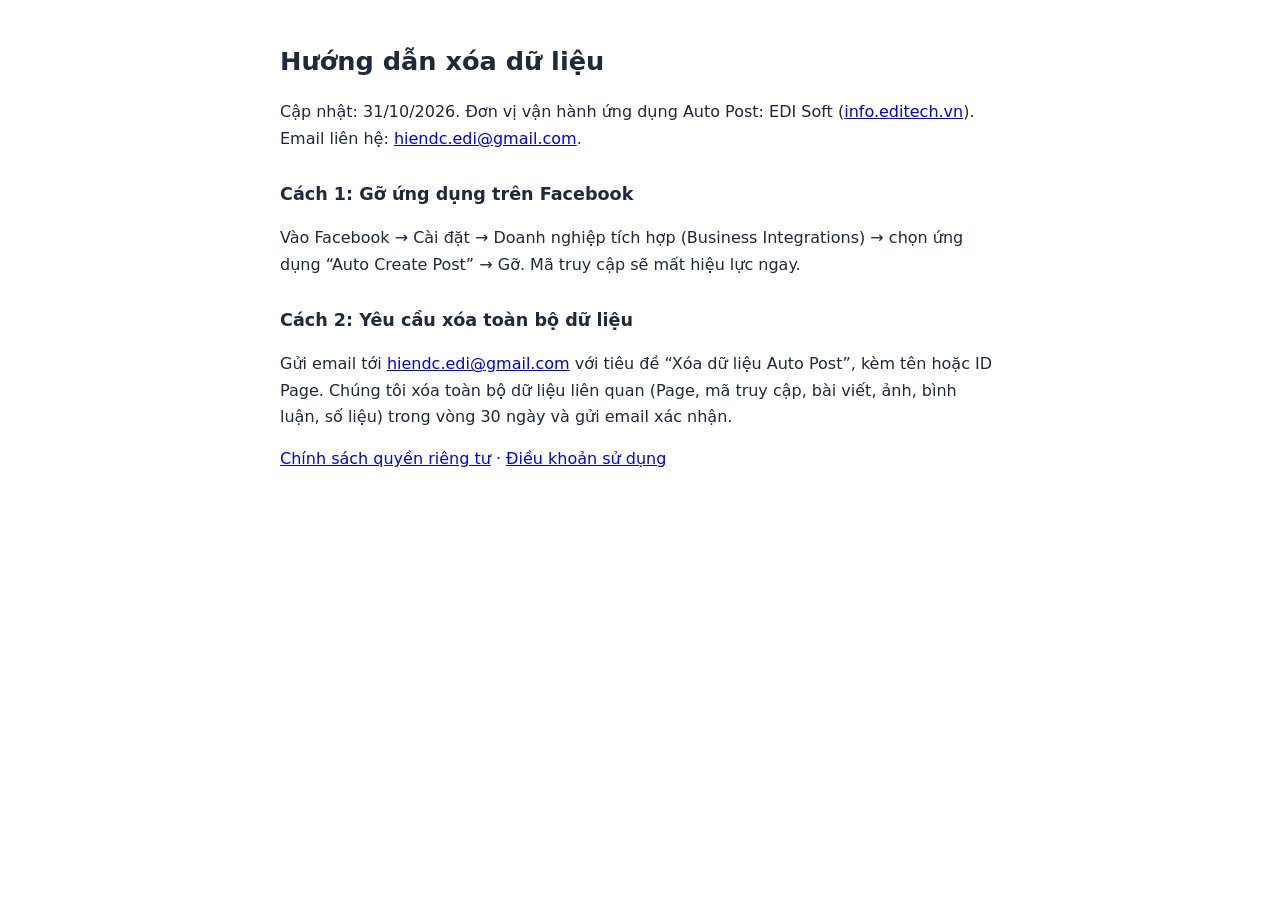
<file: data-deletion.html>
<!doctype html>
<html lang="vi"><head><meta charset="utf-8"><meta name="viewport" content="width=device-width,initial-scale=1">
<title>Hướng dẫn xóa dữ liệu – Auto Post | EDI Soft</title>
<meta name="description" content="Cách gỡ ứng dụng Auto Post khỏi Facebook và yêu cầu xóa dữ liệu.">
<link rel="canonical" href="https://info.editech.vn/data-deletion.html">
<style>body{font:16px/1.65 system-ui,sans-serif;max-width:720px;margin:40px auto;padding:0 16px;color:#1e293b}h1{font-size:1.6rem}h2{font-size:1.1rem;margin-top:1.6em}</style>
</head><body>
<h1>Hướng dẫn xóa dữ liệu</h1>
<p>Cập nhật: 31/10/2026. Đơn vị vận hành ứng dụng Auto Post: EDI Soft (<a href="https://info.editech.vn/">info.editech.vn</a>). Email liên hệ: <a href="mailto:hiendc.edi@gmail.com">hiendc.edi@gmail.com</a>.</p>
<h2>Cách 1: Gỡ ứng dụng trên Facebook</h2>
<p>Vào Facebook → Cài đặt → Doanh nghiệp tích hợp (Business Integrations) → chọn ứng dụng “Auto Create Post” → Gỡ. Mã truy cập sẽ mất hiệu lực ngay.</p>
<h2>Cách 2: Yêu cầu xóa toàn bộ dữ liệu</h2>
<p>Gửi email tới <a href="mailto:hiendc.edi@gmail.com">hiendc.edi@gmail.com</a> với tiêu đề “Xóa dữ liệu Auto Post”, kèm tên hoặc ID Page. Chúng tôi xóa toàn bộ dữ liệu liên quan (Page, mã truy cập, bài viết, ảnh, bình luận, số liệu) trong vòng 30 ngày và gửi email xác nhận.</p>
<p><a href="/privacy.html">Chính sách quyền riêng tư</a> · <a href="/terms.html">Điều khoản sử dụng</a></p>
</body></html>
</file>
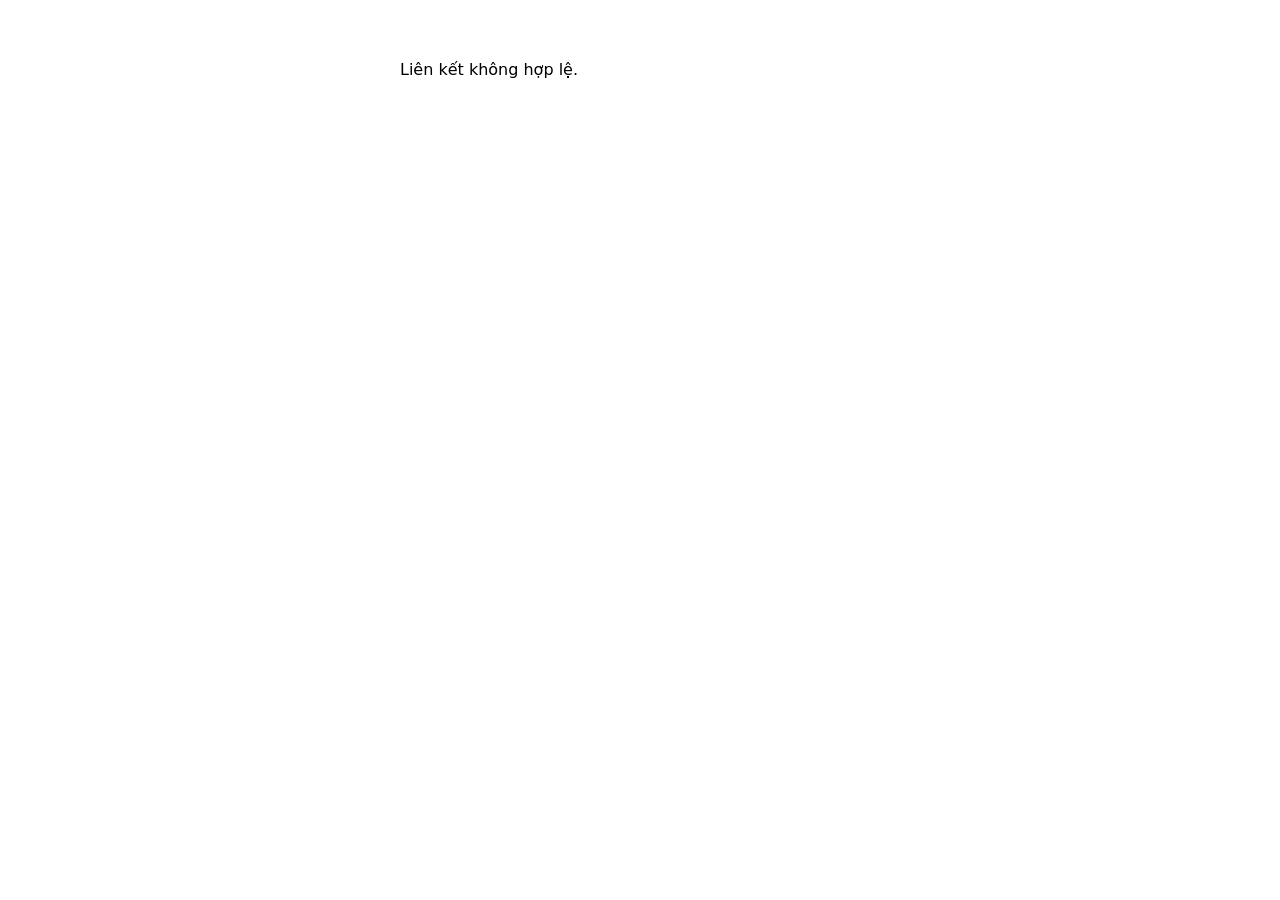
<file: fb-callback.html>
<!doctype html>
<html lang="vi"><head><meta charset="utf-8"><meta name="viewport" content="width=device-width,initial-scale=1">
<meta name="robots" content="noindex,nofollow">
<title>Đang chuyển tiếp… | Auto Post</title>
</head><body style="font:16px system-ui,sans-serif;max-width:480px;margin:60px auto;padding:0 16px">
<p id="m">Đang quay lại ứng dụng Auto Post…</p>
<script>
// Chuyển tiếp OAuth của Facebook về Auto Post chạy trên máy người dùng. Đích cố định, chỉ truyền query string.
var q = new URLSearchParams(location.search), o = new URLSearchParams();
["code", "state", "error", "error_reason", "error_description"].forEach(function (k) { if (q.has(k)) o.set(k, q.get(k)); });
if (o.has("state") && (o.has("code") || o.has("error"))) location.replace("http://localhost:3000/api/fb/oauth/callback?" + o);
else document.getElementById("m").textContent = "Liên kết không hợp lệ.";
</script>
</body></html>
</file>
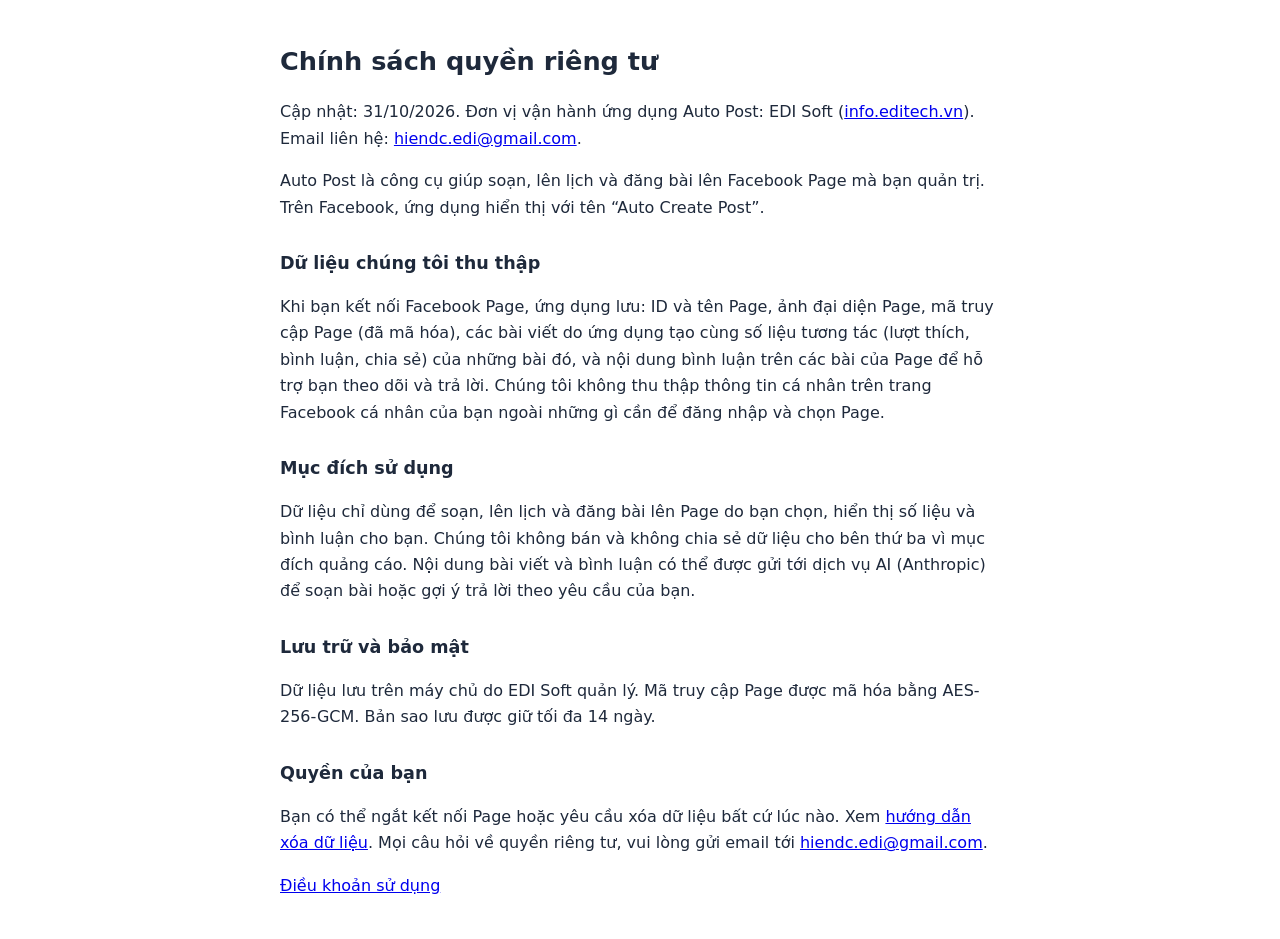
<file: privacy.html>
<!doctype html>
<html lang="vi"><head><meta charset="utf-8"><meta name="viewport" content="width=device-width,initial-scale=1">
<title>Chính sách quyền riêng tư – Auto Post | EDI Soft</title>
<meta name="description" content="Chính sách quyền riêng tư của ứng dụng Auto Post do EDI Soft vận hành.">
<link rel="canonical" href="https://info.editech.vn/privacy.html">
<style>body{font:16px/1.65 system-ui,sans-serif;max-width:720px;margin:40px auto;padding:0 16px;color:#1e293b}h1{font-size:1.6rem}h2{font-size:1.1rem;margin-top:1.6em}</style>
</head><body>
<h1>Chính sách quyền riêng tư</h1>
<p>Cập nhật: 31/10/2026. Đơn vị vận hành ứng dụng Auto Post: EDI Soft (<a href="https://info.editech.vn/">info.editech.vn</a>). Email liên hệ: <a href="mailto:hiendc.edi@gmail.com">hiendc.edi@gmail.com</a>.</p>
<p>Auto Post là công cụ giúp soạn, lên lịch và đăng bài lên Facebook Page mà bạn quản trị. Trên Facebook, ứng dụng hiển thị với tên “Auto Create Post”.</p>
<h2>Dữ liệu chúng tôi thu thập</h2>
<p>Khi bạn kết nối Facebook Page, ứng dụng lưu: ID và tên Page, ảnh đại diện Page, mã truy cập Page (đã mã hóa), các bài viết do ứng dụng tạo cùng số liệu tương tác (lượt thích, bình luận, chia sẻ) của những bài đó, và nội dung bình luận trên các bài của Page để hỗ trợ bạn theo dõi và trả lời. Chúng tôi không thu thập thông tin cá nhân trên trang Facebook cá nhân của bạn ngoài những gì cần để đăng nhập và chọn Page.</p>
<h2>Mục đích sử dụng</h2>
<p>Dữ liệu chỉ dùng để soạn, lên lịch và đăng bài lên Page do bạn chọn, hiển thị số liệu và bình luận cho bạn. Chúng tôi không bán và không chia sẻ dữ liệu cho bên thứ ba vì mục đích quảng cáo. Nội dung bài viết và bình luận có thể được gửi tới dịch vụ AI (Anthropic) để soạn bài hoặc gợi ý trả lời theo yêu cầu của bạn.</p>
<h2>Lưu trữ và bảo mật</h2>
<p>Dữ liệu lưu trên máy chủ do EDI Soft quản lý. Mã truy cập Page được mã hóa bằng AES-256-GCM. Bản sao lưu được giữ tối đa 14 ngày.</p>
<h2>Quyền của bạn</h2>
<p>Bạn có thể ngắt kết nối Page hoặc yêu cầu xóa dữ liệu bất cứ lúc nào. Xem <a href="/data-deletion.html">hướng dẫn xóa dữ liệu</a>. Mọi câu hỏi về quyền riêng tư, vui lòng gửi email tới <a href="mailto:hiendc.edi@gmail.com">hiendc.edi@gmail.com</a>.</p>
<p><a href="/terms.html">Điều khoản sử dụng</a></p>
</body></html>
</file>
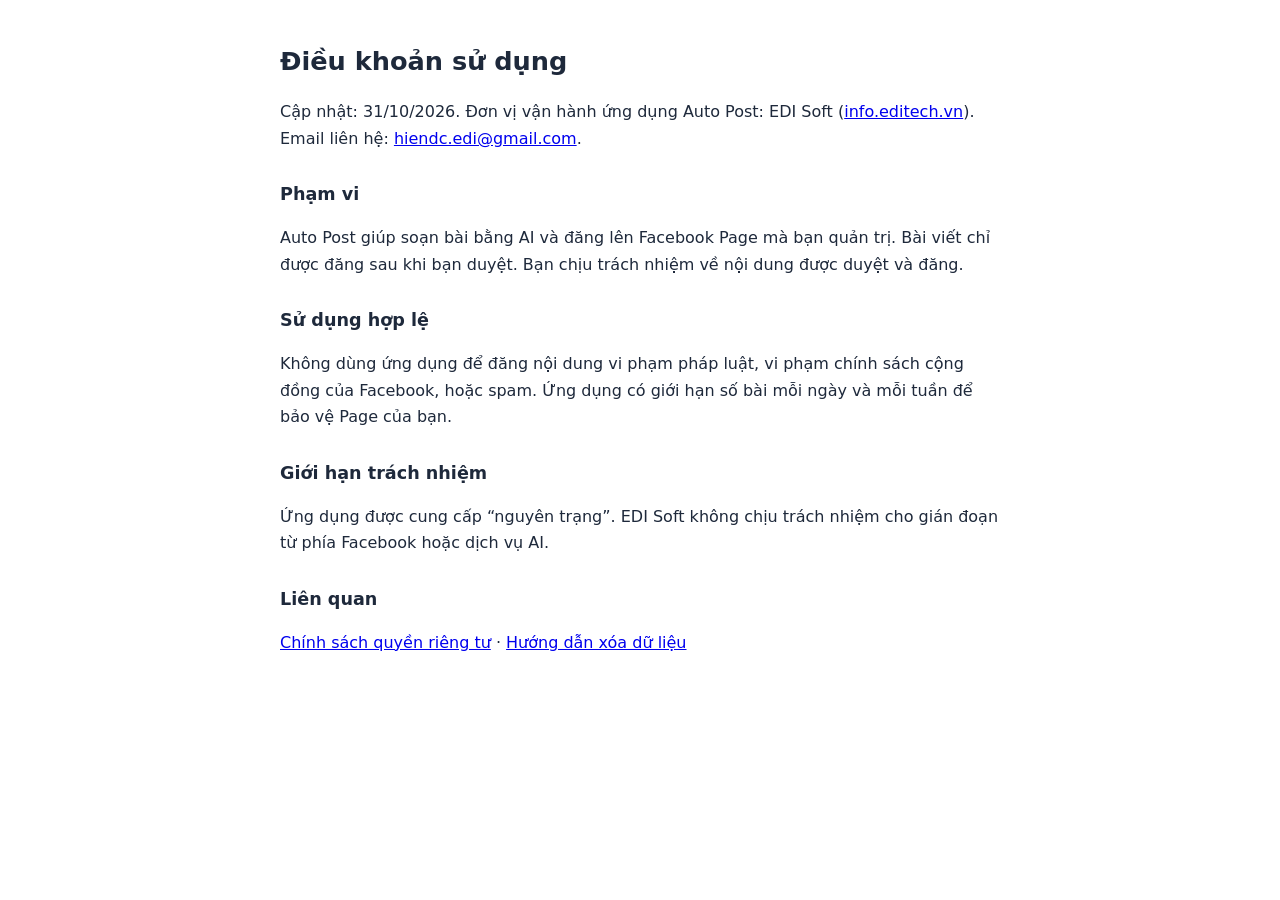
<file: terms.html>
<!doctype html>
<html lang="vi"><head><meta charset="utf-8"><meta name="viewport" content="width=device-width,initial-scale=1">
<title>Điều khoản sử dụng – Auto Post | EDI Soft</title>
<meta name="description" content="Điều khoản sử dụng của ứng dụng Auto Post do EDI Soft vận hành.">
<link rel="canonical" href="https://info.editech.vn/terms.html">
<style>body{font:16px/1.65 system-ui,sans-serif;max-width:720px;margin:40px auto;padding:0 16px;color:#1e293b}h1{font-size:1.6rem}h2{font-size:1.1rem;margin-top:1.6em}</style>
</head><body>
<h1>Điều khoản sử dụng</h1>
<p>Cập nhật: 31/10/2026. Đơn vị vận hành ứng dụng Auto Post: EDI Soft (<a href="https://info.editech.vn/">info.editech.vn</a>). Email liên hệ: <a href="mailto:hiendc.edi@gmail.com">hiendc.edi@gmail.com</a>.</p>
<h2>Phạm vi</h2>
<p>Auto Post giúp soạn bài bằng AI và đăng lên Facebook Page mà bạn quản trị. Bài viết chỉ được đăng sau khi bạn duyệt. Bạn chịu trách nhiệm về nội dung được duyệt và đăng.</p>
<h2>Sử dụng hợp lệ</h2>
<p>Không dùng ứng dụng để đăng nội dung vi phạm pháp luật, vi phạm chính sách cộng đồng của Facebook, hoặc spam. Ứng dụng có giới hạn số bài mỗi ngày và mỗi tuần để bảo vệ Page của bạn.</p>
<h2>Giới hạn trách nhiệm</h2>
<p>Ứng dụng được cung cấp “nguyên trạng”. EDI Soft không chịu trách nhiệm cho gián đoạn từ phía Facebook hoặc dịch vụ AI.</p>
<h2>Liên quan</h2>
<p><a href="/privacy.html">Chính sách quyền riêng tư</a> · <a href="/data-deletion.html">Hướng dẫn xóa dữ liệu</a></p>
</body></html>
</file>
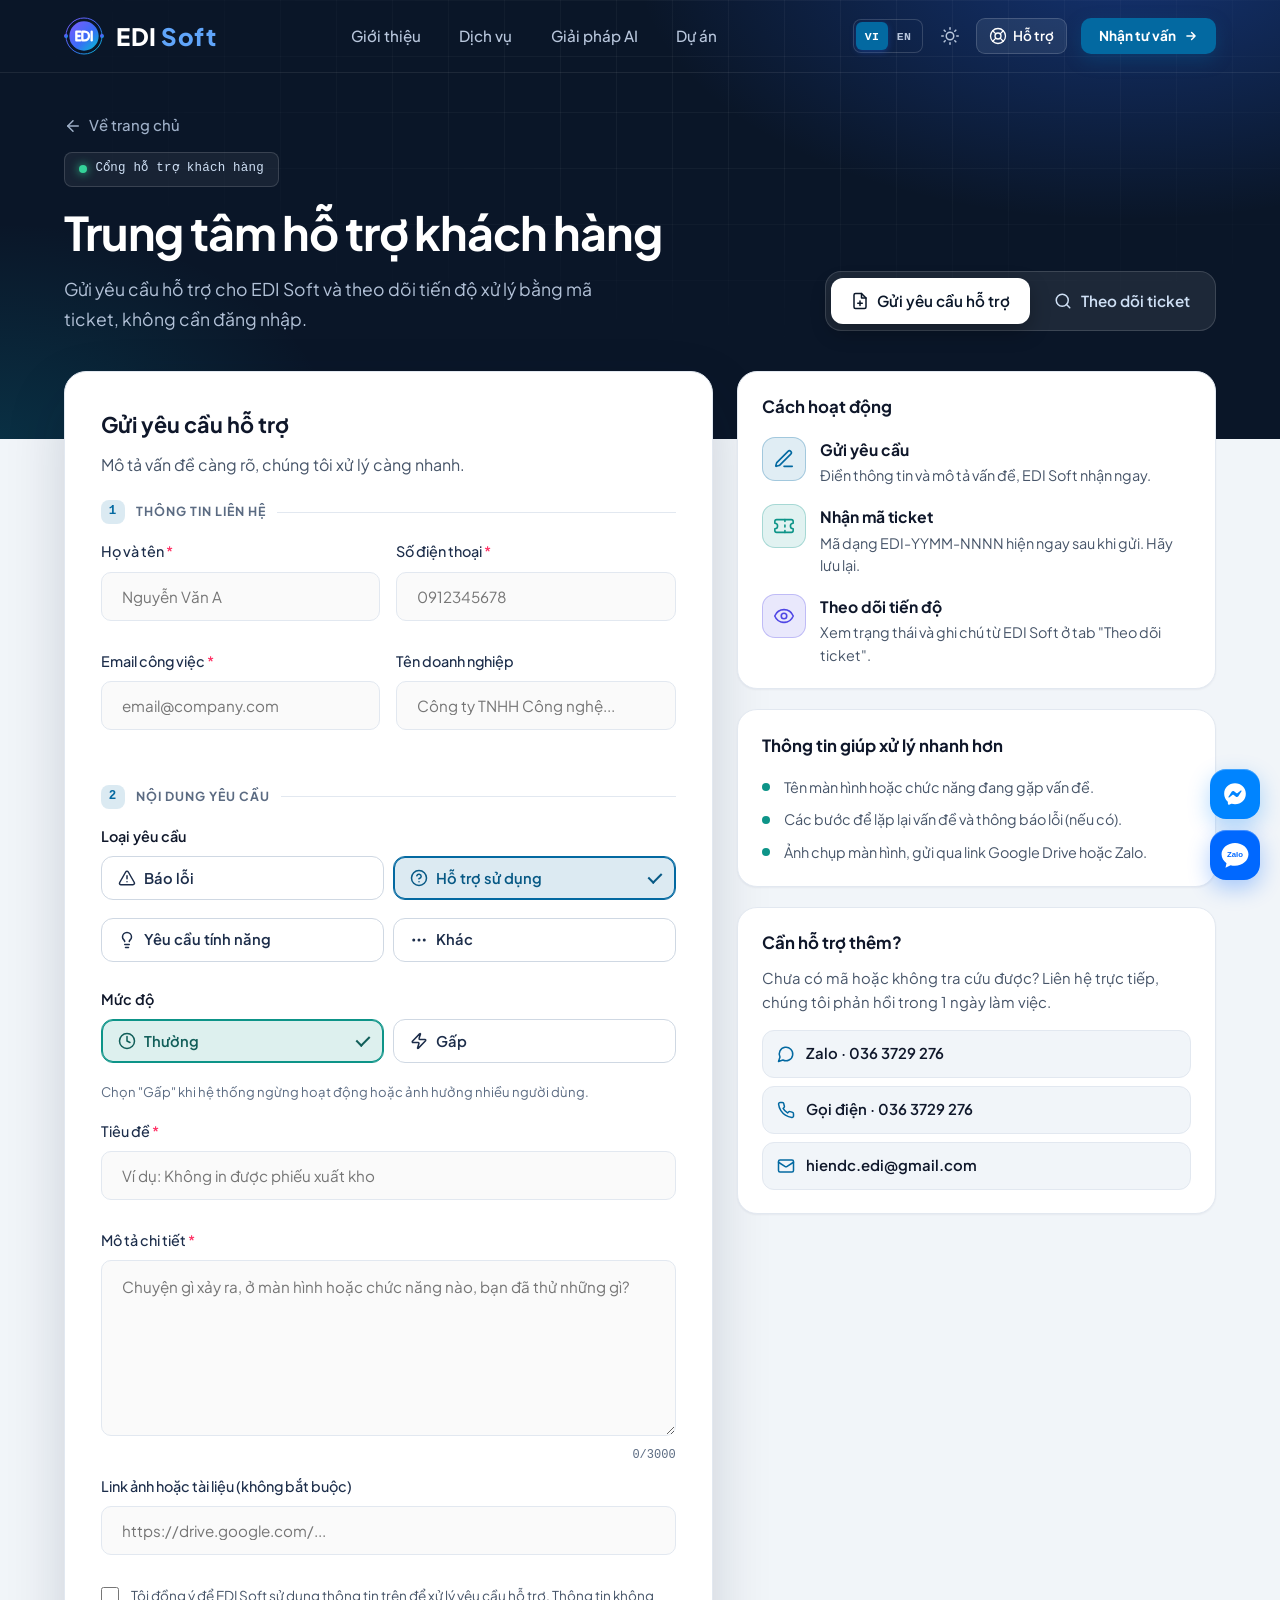
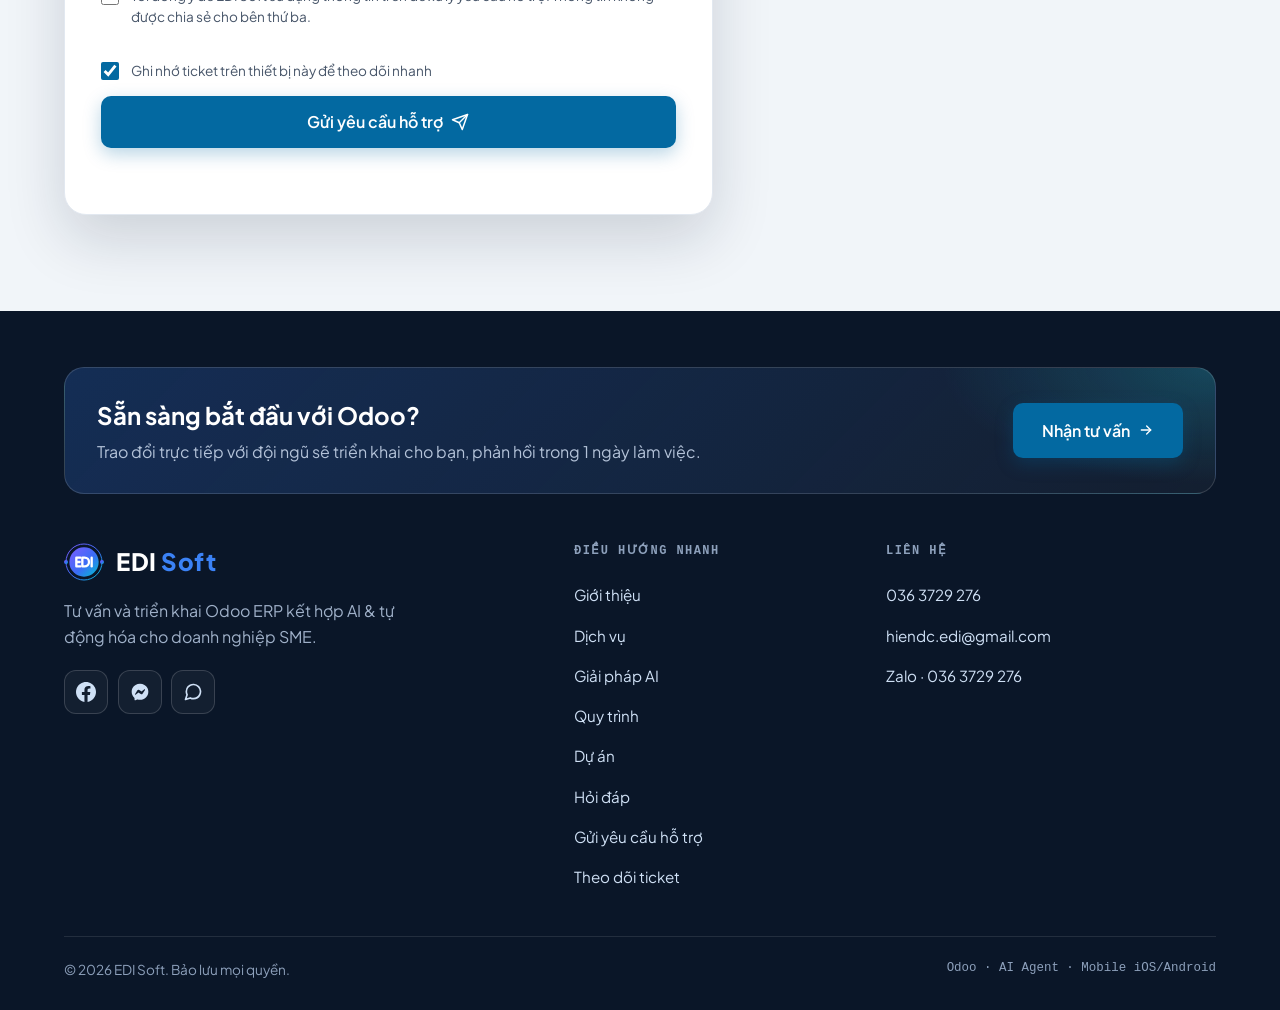
<file: ticket.html>
<!DOCTYPE html>
<html lang="vi">
<head>
  <meta charset="UTF-8">
  <meta name="viewport" content="width=device-width, initial-scale=1.0">

  <title>Trung tâm hỗ trợ khách hàng | EDI Soft</title>
  <meta name="description" content="Gửi yêu cầu hỗ trợ cho EDI Soft và theo dõi tình trạng ticket bằng mã ticket.">
  <meta name="robots" content="noindex, follow">
  <link rel="canonical" href="https://info.editech.vn/ticket.html">

  <!-- Apply saved theme/language before first paint to avoid flashing -->
  <script>
    (function () {
      try {
        var html = document.documentElement;
        var theme = localStorage.getItem('theme');
        if (theme !== 'light' && theme !== 'dark') {
          theme = 'light';
        }
        html.setAttribute('data-theme', theme);
        if (localStorage.getItem('preferred-lang') === 'en') {
          html.classList.add('i18n-pending');
          setTimeout(function () { html.classList.remove('i18n-pending'); }, 2000); // never stay hidden
        }
      } catch (e) {}
    })();
  </script>


  <link rel="icon" type="image/svg+xml" href="assets/img/logo.svg">
  <link rel="icon" type="image/png" href="assets/img/logo-512.png">
  <link rel="apple-touch-icon" href="assets/img/apple-touch-icon.png">
  <meta name="theme-color" content="#0a1628">

  <link rel="preload" href="assets/fonts/pjs-latin.woff2" as="font" type="font/woff2" crossorigin>
  <link rel="preload" href="assets/fonts/pjs-vietnamese.woff2" as="font" type="font/woff2" crossorigin>
  <link rel="stylesheet" href="src/styles/main.css">
</head>
<body data-page="support">
<a href="#main" class="skip-link" data-i18n="skip-link">Bỏ qua, tới nội dung chính</a>

  <div class="scroll-progress" id="scroll-progress" aria-hidden="true"></div>

  <!-- Background Glow Effects -->
  <div class="bg-glows" aria-hidden="true">
    <div class="bg-glow bg-glow-1"></div>
    <div class="bg-glow bg-glow-2"></div>
    <div class="bg-glow bg-glow-3"></div>
  </div>

  <!-- Header -->
  <header class="header" id="site-header">
    <div class="container header-container">
      <a href="index.html" class="logo-area" data-i18n-aria="logo-aria" aria-label="Trở về trang chủ EDI Soft">
        <img src="assets/img/logo.svg" alt="EDI Soft" class="logo-img" width="44" height="44">
        <span class="logo-text">EDI <span class="text-gradient">Soft</span></span>
      </a>

      <!-- Desktop Nav -->
      <nav class="desktop-nav" data-i18n-aria="nav-aria" aria-label="Menu chính">
        <ul class="nav-list">
          <li><a href="index.html#about" class="nav-link" data-i18n="nav-about">Giới thiệu</a></li>
          <li><a href="index.html#services" class="nav-link" data-i18n="nav-services">Dịch vụ</a></li>
          <li><a href="index.html#ai" class="nav-link" data-i18n="nav-ai">Giải pháp AI</a></li>
          <li><a href="index.html#portfolio" class="nav-link" data-i18n="nav-portfolio">Dự án</a></li>
        </ul>
      </nav>

      <div class="header-actions">
        <button class="lang-toggle" id="lang-toggle" data-i18n-aria="lang-aria" data-i18n-title="lang-title" aria-label="Chuyển sang tiếng Anh" title="English">
          <span class="lang-opt" data-l="vi">VI</span><span class="lang-opt" data-l="en">EN</span>
        </button>
        <button class="theme-toggle" id="theme-toggle" data-i18n-aria="theme-aria" data-i18n-title="theme-title" aria-label="Chuyển đổi giao diện sáng/tối" title="Chuyển đổi giao diện">
          <svg class="icon-sun" width="20" height="20" viewBox="0 0 24 24" fill="none" stroke="currentColor" stroke-width="2" stroke-linecap="round" stroke-linejoin="round"><circle cx="12" cy="12" r="5"/><line x1="12" y1="1" x2="12" y2="3"/><line x1="12" y1="21" x2="12" y2="23"/><line x1="4.22" y1="4.22" x2="5.64" y2="5.64"/><line x1="18.36" y1="18.36" x2="19.78" y2="19.78"/><line x1="1" y1="12" x2="3" y2="12"/><line x1="21" y1="12" x2="23" y2="12"/><line x1="4.22" y1="19.78" x2="5.64" y2="18.36"/><line x1="18.36" y1="5.64" x2="19.78" y2="4.22"/></svg>
          <svg class="icon-moon" width="20" height="20" viewBox="0 0 24 24" fill="none" stroke="currentColor" stroke-width="2" stroke-linecap="round" stroke-linejoin="round"><path d="M21 12.79A9 9 0 1 1 11.21 3 7 7 0 0 0 21 12.79z"/></svg>
        </button>
        <a href="ticket.html" class="header-support" aria-current="page" data-i18n-aria="header-support-aria" data-i18n-title="header-support-aria" aria-label="Trung tâm hỗ trợ khách hàng" title="Trung tâm hỗ trợ khách hàng"><svg viewBox="0 0 24 24" fill="none" stroke="currentColor" stroke-width="1.75" stroke-linecap="round" stroke-linejoin="round" aria-hidden="true"><circle cx="12" cy="12" r="10"/><circle cx="12" cy="12" r="4"/><path d="m4.93 4.93 4.24 4.24"/><path d="m14.83 9.17 4.24-4.24"/><path d="m14.83 14.83 4.24 4.24"/><path d="m9.17 14.83-4.24 4.24"/></svg><span data-i18n="header-support">Hỗ trợ</span></a>
        <a href="index.html#contact" class="btn btn-primary btn-sm" id="btn-header-cta" data-i18n="header-cta" data-i18n-aria="header-cta-aria" aria-label="Liên hệ tư vấn giải pháp">Nhận tư vấn</a>
        <button class="mobile-nav-toggle" id="menu-toggle" data-i18n-aria="menu-aria" aria-label="Mở menu điều hướng di động" aria-expanded="false" aria-controls="mobile-nav-panel">
          <span class="hamburger-bar"></span>
          <span class="hamburger-bar"></span>
          <span class="hamburger-bar"></span>
        </button>
      </div>
    </div>
  </header>

  <!-- Mobile Nav Panel -->
  <div class="mobile-nav-panel" id="mobile-nav-panel" aria-hidden="true">
    <nav data-i18n-aria="mobile-nav-aria" aria-label="Menu di động">
      <ul class="mobile-nav-list">
        <li><a href="index.html#about" class="mobile-nav-link" data-i18n="nav-about">Giới thiệu</a></li>
        <li><a href="index.html#services" class="mobile-nav-link" data-i18n="nav-services">Dịch vụ</a></li>
        <li><a href="index.html#ai" class="mobile-nav-link" data-i18n="nav-ai">Giải pháp AI</a></li>
        <li><a href="index.html#portfolio" class="mobile-nav-link" data-i18n="nav-portfolio">Dự án</a></li>
        <li class="mobile-nav-sub"><a href="index.html#process" class="mobile-nav-link mobile-nav-link-sub" data-i18n="nav-process">Quy trình</a></li>
        <li><a href="index.html#faq" class="mobile-nav-link mobile-nav-link-sub" data-i18n="nav-faq">Hỏi đáp</a></li>
        <li><a href="ticket.html" class="mobile-nav-link mobile-nav-link-sub" data-i18n="nav-support">Hỗ trợ khách hàng</a></li>
        <li><a href="index.html#contact" class="mobile-nav-link mobile-nav-link-cta" data-i18n="mobile-cta">Nhận tư vấn</a></li>
      </ul>
    </nav>
  </div>

  <main id="main">
    <section class="tp-hero">
      <div class="container">
        <a href="index.html" class="tp-back"><svg viewBox="0 0 24 24" fill="none" stroke="currentColor" stroke-width="2" stroke-linecap="round" stroke-linejoin="round" aria-hidden="true"><path d="m12 19-7-7 7-7"/><path d="M19 12H5"/></svg><span data-i18n="tp-back">Về trang chủ</span></a>
        <span class="badge-tech"><span class="badge-dot"></span><span data-i18n="tp-badge">Cổng hỗ trợ khách hàng</span></span>
        <h1 class="tp-title" data-i18n="tp-title">Trung tâm hỗ trợ khách hàng</h1>
        <p class="tp-desc" data-i18n="tp-desc">Gửi yêu cầu hỗ trợ cho EDI Soft và theo dõi tiến độ xử lý bằng mã ticket, không cần đăng nhập.</p>

        <div class="tp-tabs" role="tablist" data-i18n-aria="tp-tabs-aria" aria-label="Chọn chức năng">
          <button type="button" role="tab" id="tab-create" class="tp-tab" data-tab="create" aria-selected="true" aria-controls="panel-create"><svg viewBox="0 0 24 24" fill="none" stroke="currentColor" stroke-width="2" stroke-linecap="round" stroke-linejoin="round" aria-hidden="true"><path d="M14 2H6a2 2 0 0 0-2 2v16a2 2 0 0 0 2 2h12a2 2 0 0 0 2-2V8z"/><path d="M14 2v6h6"/><path d="M12 18v-6"/><path d="M9 15h6"/></svg><span data-i18n="tp-tab-create">Gửi yêu cầu hỗ trợ</span></button>
          <button type="button" role="tab" id="tab-track" class="tp-tab" data-tab="track" aria-selected="false" aria-controls="panel-track" tabindex="-1"><svg viewBox="0 0 24 24" fill="none" stroke="currentColor" stroke-width="2" stroke-linecap="round" stroke-linejoin="round" aria-hidden="true"><circle cx="11" cy="11" r="8"/><path d="m21 21-4.3-4.3"/></svg><span data-i18n="tp-tab-track">Theo dõi ticket</span><b class="tp-count" id="tp-count" hidden>0</b></button>
        </div>
      </div>
    </section>

    <section class="tp-body" id="support-center">
      <div class="container">

        <!-- ===== Tab 1: create a ticket ===== -->
        <div role="tabpanel" id="panel-create" aria-labelledby="tab-create" class="tp-panel">
          <div class="tp-grid">
            <div class="tp-card">
              <form id="support-form" class="contact-form" novalidate>
                <h2 class="tp-card-title" data-i18n="sf-title">Gửi yêu cầu hỗ trợ</h2>
                <p class="tp-card-intro" data-i18n="sf-intro">Mô tả vấn đề càng rõ, chúng tôi xử lý càng nhanh.</p>

                <div class="sf-step"><span class="sf-step-no">1</span><span data-i18n="sf-step-contact">Thông tin liên hệ</span></div>
                <div class="form-row">
              <div class="form-group">
                <label for="sf-name"><span data-i18n="form-name-label">Họ và tên</span> <span class="required-star">*</span></label>
                <input type="text" id="sf-name" name="name" autocomplete="name" data-i18n-placeholder="form-name-placeholder" placeholder="Nguyễn Văn A" required aria-required="true">
                <span class="error-msg" id="se-name" aria-live="polite"></span>
              </div>
              <div class="form-group">
                <label for="sf-phone"><span data-i18n="form-phone-label">Số điện thoại</span> <span class="required-star">*</span></label>
                <input type="tel" id="sf-phone" name="phone" autocomplete="tel" data-i18n-placeholder="form-phone-placeholder" placeholder="0912345678" required aria-required="true">
                <span class="error-msg" id="se-phone" aria-live="polite"></span>
              </div>
                </div>
                <div class="form-row">
              <div class="form-group">
                <label for="sf-email"><span data-i18n="form-email-label">Email công việc</span> <span class="required-star">*</span></label>
                <input type="email" id="sf-email" name="email" autocomplete="email" data-i18n-placeholder="form-email-placeholder" placeholder="email@company.com" required aria-required="true">
                <span class="error-msg" id="se-email" aria-live="polite"></span>
              </div>
              <div class="form-group">
                <label for="sf-company"><span data-i18n="form-company-label">Tên doanh nghiệp</span></label>
                <input type="text" id="sf-company" name="company" autocomplete="organization" data-i18n-placeholder="form-company-placeholder" placeholder="Công ty TNHH Công nghệ...">
                <span class="error-msg" id="se-company" aria-live="polite"></span>
              </div>
                </div>

                <div class="sf-step"><span class="sf-step-no">2</span><span data-i18n="sf-step-detail">Nội dung yêu cầu</span></div>
                <fieldset class="sf-group">
                  <legend data-i18n="sf-category">Loại yêu cầu</legend>
                  <div class="sf-choices">
                    <label class="sf-chip" data-tone="bug"><input type="radio" name="category" value="bug"><span class="sf-chip-body"><svg viewBox="0 0 24 24" fill="none" stroke="currentColor" stroke-width="2" stroke-linecap="round" stroke-linejoin="round" aria-hidden="true"><path d="m21.73 18-8-14a2 2 0 0 0-3.48 0l-8 14A2 2 0 0 0 4 21h16a2 2 0 0 0 1.73-3"/><path d="M12 9v4"/><path d="M12 17h.01"/></svg><span data-i18n="sf-cat-bug">Báo lỗi</span></span></label>
                    <label class="sf-chip" data-tone="usage"><input type="radio" name="category" value="usage" checked><span class="sf-chip-body"><svg viewBox="0 0 24 24" fill="none" stroke="currentColor" stroke-width="2" stroke-linecap="round" stroke-linejoin="round" aria-hidden="true"><circle cx="12" cy="12" r="10"/><path d="M9.09 9a3 3 0 0 1 5.83 1c0 2-3 3-3 3"/><path d="M12 17h.01"/></svg><span data-i18n="sf-cat-usage">Hỗ trợ sử dụng</span></span></label>
                    <label class="sf-chip" data-tone="feature"><input type="radio" name="category" value="feature"><span class="sf-chip-body"><svg viewBox="0 0 24 24" fill="none" stroke="currentColor" stroke-width="2" stroke-linecap="round" stroke-linejoin="round" aria-hidden="true"><path d="M15 14c.2-1 .7-1.7 1.5-2.5 1-.9 1.5-2.2 1.5-3.5A6 6 0 0 0 6 8c0 1 .2 2.2 1.5 3.5.7.7 1.3 1.5 1.5 2.5"/><path d="M9 18h6"/><path d="M10 22h4"/></svg><span data-i18n="sf-cat-feature">Yêu cầu tính năng</span></span></label>
                    <label class="sf-chip" data-tone="other"><input type="radio" name="category" value="other"><span class="sf-chip-body"><svg viewBox="0 0 24 24" fill="none" stroke="currentColor" stroke-width="2" stroke-linecap="round" stroke-linejoin="round" aria-hidden="true"><circle cx="12" cy="12" r="1"/><circle cx="19" cy="12" r="1"/><circle cx="5" cy="12" r="1"/></svg><span data-i18n="sf-cat-other">Khác</span></span></label>
                  </div>
                </fieldset>

                <fieldset class="sf-group">
                  <legend data-i18n="sf-priority">Mức độ</legend>
                  <div class="sf-choices">
                    <label class="sf-chip" data-tone="normal"><input type="radio" name="priority" value="normal" checked><span class="sf-chip-body"><svg viewBox="0 0 24 24" fill="none" stroke="currentColor" stroke-width="2" stroke-linecap="round" stroke-linejoin="round" aria-hidden="true"><circle cx="12" cy="12" r="10"/><polyline points="12 6 12 12 16 14"/></svg><span data-i18n="sf-pri-normal">Thường</span></span></label>
                    <label class="sf-chip" data-tone="urgent"><input type="radio" name="priority" value="urgent"><span class="sf-chip-body"><svg viewBox="0 0 24 24" fill="none" stroke="currentColor" stroke-width="2" stroke-linecap="round" stroke-linejoin="round" aria-hidden="true"><path d="M4 14a1 1 0 0 1-.78-1.63l9.9-10.2a.5.5 0 0 1 .86.46l-1.92 6.02A1 1 0 0 0 13 10h7a1 1 0 0 1 .78 1.63l-9.9 10.2a.5.5 0 0 1-.86-.46l1.92-6.02A1 1 0 0 0 11 14z"/></svg><span data-i18n="sf-pri-urgent">Gấp</span></span></label>
                  </div>
                  <p class="sf-hint" data-i18n="sf-pri-hint">Chọn "Gấp" khi hệ thống ngừng hoạt động hoặc ảnh hưởng nhiều người dùng.</p>
                  <div class="sf-urgent" id="sf-urgent" hidden>
                    <p data-i18n="sf-pri-urgent-hint">Rất khẩn cấp? Gọi hoặc nhắn Zalo để được hỗ trợ nhanh nhất.</p>
                    <div class="sf-urgent-links"><a href="tel:0363729276"><svg viewBox="0 0 24 24" fill="none" stroke="currentColor" stroke-width="2" stroke-linecap="round" stroke-linejoin="round" aria-hidden="true"><path d="M22 16.92v3a2 2 0 0 1-2.18 2 19.8 19.8 0 0 1-8.63-3.07 19.5 19.5 0 0 1-6-6 19.8 19.8 0 0 1-3.07-8.67A2 2 0 0 1 4.11 2h3a2 2 0 0 1 2 1.72c.13.96.36 1.9.7 2.81a2 2 0 0 1-.45 2.11L8.09 9.91a16 16 0 0 0 6 6l1.27-1.27a2 2 0 0 1 2.11-.45c.91.34 1.85.57 2.81.7A2 2 0 0 1 22 16.92z"/></svg>036 3729 276</a><a href="https://zalo.me/0363729276" target="_blank" rel="noopener noreferrer">Zalo</a></div>
                  </div>
                </fieldset>

              <div class="form-group">
                <label for="sf-subject"><span data-i18n="sf-subject">Tiêu đề</span> <span class="required-star">*</span></label>
                <input type="text" id="sf-subject" name="subject" maxlength="120" autocomplete="off" data-i18n-placeholder="sf-subject-ph" placeholder="Ví dụ: Không in được phiếu xuất kho" required aria-required="true">
                <span class="error-msg" id="se-subject" aria-live="polite"></span>
              </div>
              <div class="form-group">
                <label for="sf-description"><span data-i18n="sf-desc">Mô tả chi tiết</span> <span class="required-star">*</span></label>
                <textarea id="sf-description" name="description" rows="6" maxlength="3000" data-i18n-placeholder="sf-desc-ph" placeholder="Chuyện gì xảy ra, ở màn hình hoặc chức năng nào, bạn đã thử những gì?" required aria-required="true"></textarea>
                <div class="sf-meta"><span class="error-msg" id="se-description" aria-live="polite"></span><span class="sf-count" id="sf-count">0/3000</span></div>
              </div>
              <div class="form-group">
                <label for="sf-link"><span data-i18n="sf-link">Link ảnh hoặc tài liệu (không bắt buộc)</span></label>
                <input type="url" id="sf-link" name="link" maxlength="300" inputmode="url" autocomplete="off" data-i18n-placeholder="sf-link-ph" placeholder="https://drive.google.com/..." >
                <span class="error-msg" id="se-link" aria-live="polite"></span>
              </div>

                <div class="hp-field" aria-hidden="true">
                  <label for="sf-website">Website</label>
                  <input type="text" id="sf-website" name="website" tabindex="-1" autocomplete="off">
                </div>

                <div class="form-group form-consent">
                  <label for="sf-consent">
                    <input type="checkbox" id="sf-consent" name="consent" required aria-required="true">
                    <span data-i18n="sf-consent">Tôi đồng ý để EDI Soft sử dụng thông tin trên để xử lý yêu cầu hỗ trợ. Thông tin không được chia sẻ cho bên thứ ba.</span>
                  </label>
                  <span class="error-msg" id="se-consent" aria-live="polite"></span>
                </div>
                <div class="form-group form-consent">
                  <label for="sf-remember">
                    <input type="checkbox" id="sf-remember" name="remember" checked>
                    <span data-i18n="sf-remember">Ghi nhớ ticket trên thiết bị này để theo dõi nhanh</span>
                  </label>
                </div>

                <button type="submit" class="btn btn-primary btn-block" id="btn-support">
                  <span data-i18n="sf-submit">Gửi yêu cầu hỗ trợ</span>
                  <svg viewBox="0 0 24 24" fill="none" stroke="currentColor" stroke-width="2" stroke-linecap="round" stroke-linejoin="round" aria-hidden="true"><line x1="22" y1="2" x2="11" y2="13"/><polygon points="22 2 15 22 11 13 2 9 22 2"/></svg>
                </button>
                <p class="error-msg form-submit-error" id="support-error" role="alert"></p>
              </form>

              <div class="tp-success" id="support-success" tabindex="-1" hidden>
                <span class="tp-success-icon"><svg viewBox="0 0 24 24" fill="none" stroke="currentColor" stroke-width="2" stroke-linecap="round" stroke-linejoin="round" aria-hidden="true"><path d="M22 11.08V12a10 10 0 1 1-5.93-9.14"/><path d="m9 11 3 3L22 4"/></svg></span>
                <h2 data-i18n="sx-title">Đã gửi yêu cầu hỗ trợ</h2>
                <p data-i18n="sx-text">EDI Soft sẽ phản hồi trong 1 ngày làm việc. Hãy lưu mã ticket để theo dõi tiến độ.</p>
                <div class="tp-code-box">
                  <div>
                    <span class="tr-label" data-i18n="ticket-code-label">Mã ticket</span>
                    <strong class="tp-code" id="sx-code"></strong>
                  </div>
                  <button type="button" class="btn btn-secondary btn-sm" id="sx-copy"><svg viewBox="0 0 24 24" fill="none" stroke="currentColor" stroke-width="2" stroke-linecap="round" stroke-linejoin="round" aria-hidden="true"><rect width="14" height="14" x="8" y="8" rx="2" ry="2"/><path d="M4 16c-1.1 0-2-.9-2-2V4c0-1.1.9-2 2-2h10c1.1 0 2 .9 2 2"/></svg><span data-i18n="sx-copy">Sao chép</span></button>
                </div>
                <p class="tp-copy-status" id="sx-copy-status" role="status" aria-live="polite"></p>
                <dl class="tr-dates">
                  <div><dt data-i18n="sf-subject">Tiêu đề</dt><dd id="sx-subject"></dd></div>
                  <div><dt data-i18n="sf-category">Loại yêu cầu</dt><dd><span class="tone-chip" id="sx-category"></span></dd></div>
                  <div><dt data-i18n="sf-priority">Mức độ</dt><dd><span class="tone-chip" id="sx-priority"></span></dd></div>
                </dl>
                <p class="tp-saved" id="sx-saved" hidden data-i18n="sx-saved">Đã lưu trong mục "Ticket của tôi" trên thiết bị này.</p>
                <div class="tp-success-actions">
                  <button type="button" class="btn btn-primary" id="sx-track"><svg viewBox="0 0 24 24" fill="none" stroke="currentColor" stroke-width="2" stroke-linecap="round" stroke-linejoin="round" aria-hidden="true"><circle cx="11" cy="11" r="8"/><path d="m21 21-4.3-4.3"/></svg><span data-i18n="sx-track">Theo dõi ticket này</span></button>
                  <button type="button" class="btn btn-secondary" id="sx-new"><svg viewBox="0 0 24 24" fill="none" stroke="currentColor" stroke-width="2" stroke-linecap="round" stroke-linejoin="round" aria-hidden="true"><path d="M14 2H6a2 2 0 0 0-2 2v16a2 2 0 0 0 2 2h12a2 2 0 0 0 2-2V8z"/><path d="M14 2v6h6"/><path d="M12 18v-6"/><path d="M9 15h6"/></svg><span data-i18n="sx-new">Tạo ticket khác</span></button>
                </div>
              </div>
            </div>

            <aside class="tp-side">
              <div class="tp-how">
                <h2 class="tp-side-title" data-i18n="tp-how-title">Cách hoạt động</h2>
                <ol>
                  <li><span class="tp-how-icon"><svg viewBox="0 0 24 24" fill="none" stroke="currentColor" stroke-width="2" stroke-linecap="round" stroke-linejoin="round" aria-hidden="true"><path d="M12 20h9"/><path d="M16.376 3.622a1 1 0 0 1 3.002 3.002L7.368 18.635a2 2 0 0 1-.855.506l-2.872.838a.5.5 0 0 1-.62-.62l.838-2.872a2 2 0 0 1 .506-.854z"/></svg></span><div><h3 data-i18n="tp-how-1">Gửi yêu cầu</h3><p data-i18n="tp-how-1-text">Điền thông tin và mô tả vấn đề, EDI Soft nhận ngay.</p></div></li>
                  <li><span class="tp-how-icon"><svg viewBox="0 0 24 24" fill="none" stroke="currentColor" stroke-width="2" stroke-linecap="round" stroke-linejoin="round" aria-hidden="true"><path d="M2 9a3 3 0 0 1 0 6v2a2 2 0 0 0 2 2h16a2 2 0 0 0 2-2v-2a3 3 0 0 1 0-6V7a2 2 0 0 0-2-2H4a2 2 0 0 0-2 2Z"/><path d="M13 5v2"/><path d="M13 17v2"/><path d="M13 11v2"/></svg></span><div><h3 data-i18n="tp-how-2">Nhận mã ticket</h3><p data-i18n="tp-how-2-text">Mã dạng EDI-YYMM-NNNN hiện ngay sau khi gửi. Hãy lưu lại.</p></div></li>
                  <li><span class="tp-how-icon"><svg viewBox="0 0 24 24" fill="none" stroke="currentColor" stroke-width="2" stroke-linecap="round" stroke-linejoin="round" aria-hidden="true"><path d="M2.062 12.348a1 1 0 0 1 0-.696 10.75 10.75 0 0 1 19.876 0 1 1 0 0 1 0 .696 10.75 10.75 0 0 1-19.876 0"/><circle cx="12" cy="12" r="3"/></svg></span><div><h3 data-i18n="tp-how-3">Theo dõi tiến độ</h3><p data-i18n="tp-how-3-text">Xem trạng thái và ghi chú từ EDI Soft ở tab "Theo dõi ticket".</p></div></li>
                </ol>
              </div>

              <div class="tp-how tp-tips">
                <h2 class="tp-side-title" data-i18n="sf-tips-title">Thông tin giúp xử lý nhanh hơn</h2>
                <ul>
                  <li data-i18n="sf-tip-1">Tên màn hình hoặc chức năng đang gặp vấn đề.</li>
                  <li data-i18n="sf-tip-2">Các bước để lặp lại vấn đề và thông báo lỗi (nếu có).</li>
                  <li data-i18n="sf-tip-3">Ảnh chụp màn hình, gửi qua link Google Drive hoặc Zalo.</li>
                </ul>
              </div>

              <div class="tp-help">
                <h2 class="tp-side-title" data-i18n="tp-help-title">Cần hỗ trợ thêm?</h2>
                <p data-i18n="tp-help-text">Chưa có mã hoặc không tra cứu được? Liên hệ trực tiếp, chúng tôi phản hồi trong 1 ngày làm việc.</p>
                <div class="tp-help-links">
                  <a href="https://zalo.me/0363729276" target="_blank" rel="noopener noreferrer"><svg viewBox="0 0 24 24" fill="none" stroke="currentColor" stroke-width="2" stroke-linecap="round" stroke-linejoin="round" aria-hidden="true"><path d="M7.9 20A9 9 0 1 0 4 16.1L2 22Z"/></svg><span>Zalo · 036 3729 276</span></a>
                  <a href="tel:0363729276"><svg viewBox="0 0 24 24" fill="none" stroke="currentColor" stroke-width="2" stroke-linecap="round" stroke-linejoin="round" aria-hidden="true"><path d="M22 16.92v3a2 2 0 0 1-2.18 2 19.79 19.79 0 0 1-8.63-3.07 19.5 19.5 0 0 1-6-6 19.79 19.79 0 0 1-3.07-8.67A2 2 0 0 1 4.11 2h3a2 2 0 0 1 2 1.72 12.84 12.84 0 0 0 .7 2.81 2 2 0 0 1-.45 2.11L8.09 9.91a16 16 0 0 0 6 6l1.27-1.27a2 2 0 0 1 2.11-.45 12.84 12.84 0 0 0 2.81.7A2 2 0 0 1 22 16.92z"/></svg><span><span data-i18n="tp-help-call">Gọi điện</span> · 036 3729 276</span></a>
                  <a href="mailto:hiendc.edi@gmail.com"><svg viewBox="0 0 24 24" fill="none" stroke="currentColor" stroke-width="2" stroke-linecap="round" stroke-linejoin="round" aria-hidden="true"><path d="m22 7-8.991 5.727a2 2 0 0 1-2.009 0L2 7"/><rect x="2" y="4" width="20" height="16" rx="2"/></svg><span>hiendc.edi@gmail.com</span></a>
                </div>
              </div>
            </aside>
          </div>
        </div>

        <!-- ===== Tab 2: follow tickets ===== -->
        <div role="tabpanel" id="panel-track" aria-labelledby="tab-track" class="tp-panel" hidden>
          <div class="tp-grid">
            <div class="tp-stack">
              <div class="tp-card">
                <div class="mt-head">
                  <h2 class="tp-card-title" data-i18n="mt-title">Ticket của tôi</h2>
                  <div class="mt-actions" id="mt-actions" hidden>
                    <button type="button" class="btn btn-secondary btn-sm" id="mt-refresh"><svg viewBox="0 0 24 24" fill="none" stroke="currentColor" stroke-width="2" stroke-linecap="round" stroke-linejoin="round" aria-hidden="true"><path d="M3 12a9 9 0 0 1 9-9 9.75 9.75 0 0 1 6.74 2.74L21 8"/><path d="M21 3v5h-5"/><path d="M21 12a9 9 0 0 1-9 9 9.75 9.75 0 0 1-6.74-2.74L3 16"/><path d="M8 16H3v5"/></svg><span data-i18n="mt-refresh">Làm mới</span></button>
                    <button type="button" class="btn btn-secondary btn-sm" id="mt-clear"><svg viewBox="0 0 24 24" fill="none" stroke="currentColor" stroke-width="2" stroke-linecap="round" stroke-linejoin="round" aria-hidden="true"><path d="M3 6h18"/><path d="M19 6v14c0 1-1 2-2 2H7c-1 0-2-1-2-2V6"/><path d="M8 6V4c0-1 1-2 2-2h4c1 0 2 1 2 2v2"/></svg><span data-i18n="mt-clear">Xóa tất cả</span></button>
                  </div>
                </div>
                <p class="mt-checked" id="mt-checked" hidden><span data-i18n="mt-checked">Cập nhật lúc</span> <span id="mt-checked-time"></span></p>
                <ul class="mt-list" id="mt-list"></ul>
                <div class="mt-empty" id="mt-empty">
                  <span class="mt-empty-icon"><svg viewBox="0 0 24 24" fill="none" stroke="currentColor" stroke-width="2" stroke-linecap="round" stroke-linejoin="round" aria-hidden="true"><path d="M2 9a3 3 0 0 1 0 6v2a2 2 0 0 0 2 2h16a2 2 0 0 0 2-2v-2a3 3 0 0 1 0-6V7a2 2 0 0 0-2-2H4a2 2 0 0 0-2 2Z"/><path d="M13 5v2"/><path d="M13 17v2"/><path d="M13 11v2"/></svg></span>
                  <p><strong data-i18n="mt-empty">Chưa có ticket nào trên thiết bị này.</strong></p>
                  <p data-i18n="mt-empty-hint">Ticket bạn gửi (và chọn ghi nhớ) sẽ hiện ở đây. Bạn cũng có thể tra cứu bằng mã ở bên dưới.</p>
                </div>
                <p class="mt-privacy" id="mt-privacy" hidden data-i18n="mt-privacy">Mã ticket và số điện thoại chỉ được lưu trên thiết bị này. Hãy bấm "Xóa tất cả" nếu đây là máy dùng chung.</p>
              </div>

              <div class="tp-card">
                <h2 class="tp-card-title" data-i18n="lk-title">Tra cứu bằng mã ticket</h2>
                <p class="tp-card-intro" data-i18n="lk-desc">Dùng khi bạn xem trên thiết bị khác hoặc ticket do EDI Soft tạo giúp.</p>
                <div class="ticket-panel">
                  <form id="ticket-form" class="contact-form" novalidate>
                    <div class="form-group">
                      <label for="ticket-code" data-i18n="ticket-code-label">Mã ticket</label>
                      <input type="text" id="ticket-code" name="code" placeholder="EDI-2511-0007" maxlength="20" autocomplete="off" autocapitalize="characters" spellcheck="false" required>
                    </div>
                    <div class="form-group">
                      <label for="ticket-phone" data-i18n="form-phone-label">Số điện thoại</label>
                      <input type="tel" id="ticket-phone" name="phone" data-i18n-placeholder="form-phone-placeholder" placeholder="0912345678" autocomplete="tel" required>
                    </div>
                    <div class="form-group form-consent">
                      <label for="lk-save">
                        <input type="checkbox" id="lk-save" checked>
                        <span data-i18n="lk-save">Lưu ticket này vào thiết bị</span>
                      </label>
                    </div>
                    <button type="submit" class="btn btn-primary btn-block" id="btn-ticket">
                      <span data-i18n="ticket-submit">Tra cứu</span>
                      <svg viewBox="0 0 24 24" fill="none" stroke="currentColor" stroke-width="2" stroke-linecap="round" stroke-linejoin="round" aria-hidden="true"><circle cx="11" cy="11" r="8"/><path d="m21 21-4.3-4.3"/></svg>
                    </button>
                    <p class="error-msg" id="ticket-error" role="alert"></p>
                  </form>
                  <div class="ticket-result" id="lk-result" tabindex="-1" aria-live="polite" hidden></div>
                </div>
              </div>
            </div>

            <aside class="tp-side">
              <div class="tp-how tp-legend-side">
                <h2 class="tp-side-title" data-i18n="tp-legend-title">Ý nghĩa các trạng thái</h2>
                <ul>
                <li>
                  <span class="tr-badge" data-status="new" data-i18n="ticket-status-new">Mới</span>
                  <p data-i18n="tp-meaning-new">EDI Soft đã nhận yêu cầu, chưa bắt đầu xử lý.</p>
                </li>
                <li>
                  <span class="tr-badge" data-status="received" data-i18n="ticket-status-received">Đã tiếp nhận</span>
                  <p data-i18n="tp-meaning-received">Yêu cầu đã được xác nhận và phân công người phụ trách.</p>
                </li>
                <li>
                  <span class="tr-badge" data-status="in_progress" data-i18n="ticket-status-in_progress">Đang xử lý</span>
                  <p data-i18n="tp-meaning-in_progress">Đội ngũ đang xử lý yêu cầu của bạn.</p>
                </li>
                <li>
                  <span class="tr-badge" data-status="waiting" data-i18n="ticket-status-waiting">Chờ bạn phản hồi</span>
                  <p data-i18n="tp-meaning-waiting">EDI Soft cần thêm thông tin hoặc xác nhận từ bạn. Xem ghi chú để biết việc cần làm.</p>
                </li>
                <li>
                  <span class="tr-badge" data-status="done" data-i18n="ticket-status-done">Hoàn thành</span>
                  <p data-i18n="tp-meaning-done">Yêu cầu đã được xử lý xong.</p>
                </li>
                <li>
                  <span class="tr-badge" data-status="cancelled" data-i18n="ticket-status-cancelled">Đã hủy</span>
                  <p data-i18n="tp-meaning-cancelled">Yêu cầu đã được hủy.</p>
                </li>
                </ul>
              </div>
              <div class="tp-help">
                <h2 class="tp-side-title" data-i18n="tp-help-title">Cần hỗ trợ thêm?</h2>
                <p data-i18n="tp-help-text">Chưa có mã hoặc không tra cứu được? Liên hệ trực tiếp, chúng tôi phản hồi trong 1 ngày làm việc.</p>
                <div class="tp-help-links">
                  <a href="https://zalo.me/0363729276" target="_blank" rel="noopener noreferrer"><svg viewBox="0 0 24 24" fill="none" stroke="currentColor" stroke-width="2" stroke-linecap="round" stroke-linejoin="round" aria-hidden="true"><path d="M7.9 20A9 9 0 1 0 4 16.1L2 22Z"/></svg><span>Zalo · 036 3729 276</span></a>
                  <a href="tel:0363729276"><svg viewBox="0 0 24 24" fill="none" stroke="currentColor" stroke-width="2" stroke-linecap="round" stroke-linejoin="round" aria-hidden="true"><path d="M22 16.92v3a2 2 0 0 1-2.18 2 19.79 19.79 0 0 1-8.63-3.07 19.5 19.5 0 0 1-6-6 19.79 19.79 0 0 1-3.07-8.67A2 2 0 0 1 4.11 2h3a2 2 0 0 1 2 1.72 12.84 12.84 0 0 0 .7 2.81 2 2 0 0 1-.45 2.11L8.09 9.91a16 16 0 0 0 6 6l1.27-1.27a2 2 0 0 1 2.11-.45 12.84 12.84 0 0 0 2.81.7A2 2 0 0 1 22 16.92z"/></svg><span><span data-i18n="tp-help-call">Gọi điện</span> · 036 3729 276</span></a>
                </div>
              </div>
            </aside>
          </div>
        </div>

      </div>
    </section>
  </main>

  <!-- Floating dock (bottom-right): back-to-top appears after scrolling, then Messenger, then Zalo -->
  <div class="float-dock">
    <button type="button" class="back-to-top" id="back-to-top" data-i18n-aria="back-to-top-aria" aria-label="Cuộn lên đầu trang">
      <span class="float-label" aria-hidden="true" data-i18n="float-top-label">Lên đầu trang</span>
      <svg width="22" height="22" viewBox="0 0 24 24" fill="none" stroke="currentColor" stroke-width="2.25" stroke-linecap="round" stroke-linejoin="round" aria-hidden="true"><path d="m18 15-6-6-6 6"/></svg>
    </button>
    <a href="ticket.html" class="chat-float dock-support" data-i18n-aria="header-support-aria" aria-label="Trung tâm hỗ trợ khách hàng">
      <span class="float-label" aria-hidden="true" data-i18n="float-support-label">Hỗ trợ khách hàng</span>
      <svg viewBox="0 0 24 24" fill="none" stroke="currentColor" stroke-width="2" stroke-linecap="round" stroke-linejoin="round" aria-hidden="true"><circle cx="12" cy="12" r="10"/><circle cx="12" cy="12" r="4"/><path d="m4.93 4.93 4.24 4.24"/><path d="m14.83 9.17 4.24-4.24"/><path d="m14.83 14.83 4.24 4.24"/><path d="m9.17 14.83-4.24 4.24"/></svg>
    </a>
    <a href="https://m.me/edisoft.vn" class="chat-float chat-messenger" target="_blank" rel="noopener noreferrer" data-i18n-aria="messenger-aria" aria-label="Nhắn tin Messenger với EDI Soft">
      <span class="float-label" aria-hidden="true" data-i18n="float-messenger-label">Messenger</span>
      <svg width="26" height="26" viewBox="0 0 24 24" aria-hidden="true"><path fill="#fff" d="M12 2C6.36 2 2 6.13 2 11.7c0 2.91 1.19 5.44 3.14 7.17.16.13.26.35.27.57l.05 1.78c.04.57.61.94 1.13.71l1.99-.87c.17-.07.36-.09.54-.05.91.25 1.87.38 2.88.38 5.64 0 10-4.13 10-9.7S17.64 2 12 2zm6 7.46l-2.93 4.67c-.47.73-1.47.92-2.17.4l-2.34-1.73a.6.6 0 0 0-.72 0l-3.16 2.4c-.42.33-.97-.17-.69-.63l2.93-4.67c.47-.73 1.47-.92 2.17-.4l2.34 1.73a.6.6 0 0 0 .72 0l3.16-2.4c.42-.33.97.17.69.63z"/></svg>
    </a>
    <a href="https://zalo.me/0363729276" class="chat-float chat-zalo" target="_blank" rel="noopener noreferrer" data-i18n-aria="zalo-aria" aria-label="Chat Zalo với EDI Soft">
      <span class="float-label" aria-hidden="true" data-i18n="float-zalo-label">Chat Zalo</span>
      <svg width="34" height="34" viewBox="0 0 48 48" aria-hidden="true"><path fill="#fff" d="M24 7C13.5 7 5 14.2 5 23.1c0 5 2.7 9.5 7 12.4L10.6 42l7.2-3.6c1.9.5 4 .8 6.2.8 10.5 0 19-7.2 19-16.1S34.5 7 24 7z"/><text x="24" y="27.5" text-anchor="middle" font-family="Arial, Helvetica, sans-serif" font-size="11" font-weight="700" fill="#0068ff">Zalo</text></svg>
    </a>
    <button type="button" class="dock-toggle" id="dock-toggle" aria-expanded="false" aria-label="Liên hệ nhanh">
      <svg class="i-chat" viewBox="0 0 24 24" fill="none" stroke="currentColor" stroke-width="2" stroke-linecap="round" stroke-linejoin="round" aria-hidden="true"><path d="M21 11.5a8.4 8.4 0 0 1-9 8.4 8.6 8.6 0 0 1-3.6-.8L3 21l1.9-5.4A8.4 8.4 0 1 1 21 11.5z"/></svg>
      <svg class="i-close" viewBox="0 0 24 24" fill="none" stroke="currentColor" stroke-width="2.25" stroke-linecap="round" aria-hidden="true"><path d="M6 6l12 12M18 6 6 18"/></svg>
    </button>
  </div>

  <footer class="footer">
    <div class="container">
      <div class="ft-cta">
        <div>
          <h2 data-i18n="footer-cta-title">Sẵn sàng bắt đầu với Odoo?</h2>
          <p data-i18n="footer-cta-text">Trao đổi trực tiếp với đội ngũ sẽ triển khai cho bạn, phản hồi trong 1 ngày làm việc.</p>
        </div>
        <a href="index.html#contact" class="btn btn-primary"><span data-i18n="header-cta">Nhận tư vấn</span><svg viewBox="0 0 24 24" fill="none" stroke="currentColor" stroke-width="2" stroke-linecap="round" stroke-linejoin="round" aria-hidden="true"><path d="M5 12h14"/><path d="m13 6 6 6-6 6"/></svg></a>
      </div>

      <div class="ft-grid">
        <div class="ft-brand">
          <a href="index.html" class="logo-area">
            <img src="assets/img/logo.svg" alt="EDI Soft" class="logo-img" width="44" height="44" loading="lazy">
            <span class="logo-text">EDI <span class="text-gradient">Soft</span></span>
          </a>
          <p class="footer-desc" data-i18n="footer-desc">Tư vấn và triển khai Odoo ERP kết hợp AI &amp; tự động hóa cho doanh nghiệp SME.</p>
          <ul class="ft-social">
            <li><a href="https://www.facebook.com/edisoft.vn" target="_blank" rel="noopener noreferrer" aria-label="Facebook EDI Soft"><svg width="20" height="20" viewBox="0 0 24 24" fill="currentColor"><path d="M24 12.073c0-6.627-5.373-12-12-12s-12 5.373-12 12c0 5.99 4.388 10.954 10.125 11.854v-8.385H7.078v-3.47h3.047V9.43c0-3.007 1.792-4.669 4.533-4.669 1.312 0 2.686.235 2.686.235v2.953H15.83c-1.491 0-1.956.925-1.956 1.874v2.25h3.328l-.532 3.47h-2.796v8.385C19.612 23.027 24 18.062 24 12.073z"/></svg></a></li>
            <li><a href="https://m.me/edisoft.vn" target="_blank" rel="noopener noreferrer" aria-label="Messenger EDI Soft"><svg width="20" height="20" viewBox="0 0 24 24" aria-hidden="true"><path fill="currentColor" d="M12 2C6.36 2 2 6.13 2 11.7c0 2.91 1.19 5.44 3.14 7.17.16.13.26.35.27.57l.05 1.78c.04.57.61.94 1.13.71l1.99-.87c.17-.07.36-.09.54-.05.91.25 1.87.38 2.88.38 5.64 0 10-4.13 10-9.7S17.64 2 12 2zm6 7.46l-2.93 4.67c-.47.73-1.47.92-2.17.4l-2.34-1.73a.6.6 0 0 0-.72 0l-3.16 2.4c-.42.33-.97-.17-.69-.63l2.93-4.67c.47-.73 1.47-.92 2.17-.4l2.34 1.73a.6.6 0 0 0 .72 0l3.16-2.4c.42-.33.97.17.69.63z"/></svg></a></li>
            <li><a href="https://zalo.me/0363729276" target="_blank" rel="noopener noreferrer" aria-label="Zalo EDI Soft"><svg width="20" height="20" viewBox="0 0 24 24" fill="none" stroke="currentColor" stroke-width="2" stroke-linecap="round" stroke-linejoin="round"><path d="M21 11.5a8.38 8.38 0 0 1-.9 3.8 8.5 8.5 0 0 1-7.6 4.7 8.38 8.38 0 0 1-3.8-.9L3 21l1.9-5.7a8.38 8.38 0 0 1-.9-3.8 8.5 8.5 0 0 1 4.7-7.6 8.38 8.38 0 0 1 3.8-.9h.5a8.48 8.48 0 0 1 8 8v.5z"/></svg></a></li>
          </ul>
        </div>

        <nav class="ft-col" data-i18n-aria="footer-links-title" aria-label="Điều hướng nhanh">
          <p class="ft-title" data-i18n="footer-links-title">Điều hướng nhanh</p>
          <ul>
            <li><a href="index.html#about" data-i18n="nav-about">Giới thiệu</a></li>
            <li><a href="index.html#services" data-i18n="nav-services">Dịch vụ</a></li>
            <li><a href="index.html#ai" data-i18n="nav-ai">Giải pháp AI</a></li>
            <li><a href="index.html#process" data-i18n="nav-process">Quy trình</a></li>
            <li><a href="index.html#portfolio" data-i18n="nav-portfolio">Dự án</a></li>
            <li><a href="index.html#faq" data-i18n="nav-faq">Hỏi đáp</a></li>
            <li><a href="ticket.html" data-i18n="footer-support">Gửi yêu cầu hỗ trợ</a></li>
            <li><a href="ticket.html#track" data-i18n="footer-track">Theo dõi ticket</a></li>
          </ul>
        </nav>

        <div class="ft-col">
          <p class="ft-title" data-i18n="footer-contact-title">Liên hệ</p>
          <ul>
            <li><a href="tel:0363729276">036 3729 276</a></li>
            <li><a href="mailto:hiendc.edi@gmail.com">hiendc.edi@gmail.com</a></li>
            <li><a href="https://zalo.me/0363729276" target="_blank" rel="noopener noreferrer">Zalo · 036 3729 276</a></li>
          </ul>
        </div>
      </div>

      <div class="ft-bottom">
        <p>&copy; 2026 EDI Soft. <span data-i18n="footer-copyright">Bảo lưu mọi quyền.</span></p>
        <p class="ft-tech">Odoo · AI Agent · Mobile iOS/Android</p>
      </div>
    </div>
  </footer>
  <script src="src/js/i18n.js" defer></script>
  <script src="src/js/main.js" defer></script>
  <script src="src/js/ticket.js" defer></script>
</body>
</html>
</file>
<file: src/styles/main.css>
/* Plus Jakarta Sans (variable 400-800), self-hosted: no third-party round trips */
@font-face { font-family: 'Plus Jakarta Sans'; font-style: normal; font-weight: 400 800; font-display: swap; src: url('../../assets/fonts/pjs-vietnamese.woff2') format('woff2'); unicode-range: U+0102-0103, U+0110-0111, U+0128-0129, U+0168-0169, U+01A0-01A1, U+01AF-01B0, U+0300-0301, U+0303-0304, U+0308-0309, U+0323, U+0329, U+1EA0-1EF9, U+20AB; }
@font-face { font-family: 'Plus Jakarta Sans'; font-style: normal; font-weight: 400 800; font-display: swap; src: url('../../assets/fonts/pjs-latin-ext.woff2') format('woff2'); unicode-range: U+0100-02BA, U+02BD-02C5, U+02C7-02CC, U+02CE-02D7, U+02DD-02FF, U+0304, U+0308, U+0329, U+1D00-1DBF, U+1E00-1E9F, U+1EF2-1EFF, U+2020, U+20A0-20AB, U+20AD-20C0, U+2113, U+2C60-2C7F, U+A720-A7FF; }
@font-face { font-family: 'Plus Jakarta Sans'; font-style: normal; font-weight: 400 800; font-display: swap; src: url('../../assets/fonts/pjs-latin.woff2') format('woff2'); unicode-range: U+0000-00FF, U+0131, U+0152-0153, U+02BB-02BC, U+02C6, U+02DA, U+02DC, U+0304, U+0308, U+0329, U+2000-206F, U+20AC, U+2122, U+2191, U+2193, U+2212, U+2215, U+FEFF, U+FFFD; }

/* Main Stylesheet for EDI Soft Landing Page */

/* ==========================================
   1. VARIABLES & SYSTEM SETUP
   ========================================== */
:root {
  /* Fonts */
  --font-primary: 'Plus Jakarta Sans', 'Segoe UI', system-ui, sans-serif;
  --font-display: 'Plus Jakarta Sans', 'Segoe UI', system-ui, sans-serif;

  /* Color Palette (Logo inspired: Purple -> Blue -> Teal) */
  --primary-purple: #8A2BE2;
  --primary-blue: #1E90FF;
  --primary-teal: #00F5FF;
  
  /* Background Colors */
  --bg-deep: #030712;
  --bg-space: #0B0F19;
  --bg-card: rgba(15, 23, 42, 0.45);
  --bg-card-hover: rgba(17, 24, 39, 0.65);
  --bg-header: rgba(3, 7, 18, 0.8);
  
  /* Text Colors */
  --text-white: #ffffff;
  --text-light: #f3f4f6;
  --text-gray: #9ca3af;
  --text-muted: #6b7280;

  /* Borders & Shadows */
  --border-glass: rgba(255, 255, 255, 0.08);
  --border-glass-active: rgba(0, 245, 255, 0.25);
  --shadow-glow-blue: 0 0 25px rgba(30, 144, 255, 0.15);
  --shadow-glow-purple: 0 0 25px rgba(138, 43, 226, 0.15);
  --shadow-glow-teal: 0 0 25px rgba(0, 245, 255, 0.2);

  /* Gradients */
  --gradient-primary: linear-gradient(135deg, var(--primary-purple) 0%, var(--primary-blue) 50%, var(--primary-teal) 100%);
  --gradient-glow: linear-gradient(135deg, rgba(138, 43, 226, 0.15) 0%, rgba(30, 144, 255, 0.15) 50%, rgba(0, 245, 255, 0.15) 100%);
  --gradient-dark: linear-gradient(180deg, var(--bg-deep) 0%, var(--bg-space) 100%);

  /* Animations & Transitions */
  --transition-smooth: all 0.4s cubic-bezier(0.16, 1, 0.3, 1);
  --border-radius-sm: 8px;
  --border-radius-md: 16px;
  --border-radius-lg: 24px;

}

/* ==========================================
   1b. LIGHT THEME OVERRIDES
   ========================================== */
[data-theme="light"] {
  --bg-deep: #ffffff;
  --bg-space: #f5f7fa;
  --bg-card: #ffffff;
  --bg-card-hover: #ffffff;
  --bg-header: rgba(255, 255, 255, 0.98);

  --text-white: #0b1b34;
  --text-light: #1c2d4a;
  --text-gray: #52627a;
  --text-muted: #8695ab;

  --primary-purple: #6366f1;
  --primary-blue: #2563eb;
  --primary-teal: #0891b2;

  --border-glass: #e3e8ef;
  --border-glass-active: rgba(37, 99, 235, 0.45);
  --shadow-glow-blue: 0 8px 24px rgba(37, 99, 235, 0.12);
  --shadow-glow-purple: 0 8px 24px rgba(99, 102, 241, 0.12);
  --shadow-glow-teal: 0 8px 24px rgba(8, 145, 178, 0.14);

  --gradient-glow: linear-gradient(135deg, rgba(37, 99, 235, 0.06), rgba(6, 182, 212, 0.06));
  --gradient-dark: linear-gradient(180deg, #ffffff 0%, #f5f7fa 100%);
}

/* Hide content until the saved language is applied (set by inline script in <head>) */
.i18n-pending body {
  visibility: hidden;
}

@media (prefers-reduced-motion: reduce) {
  *,
  *::before,
  *::after {
    animation-duration: 0.01ms !important;
    animation-iteration-count: 1 !important;
    transition-duration: 0.01ms !important;
    scroll-behavior: auto !important;
  }
}

[data-theme="light"] .bg-glow {
  opacity: 0.1;
}

[data-theme="light"] .contact-form input,
[data-theme="light"] .contact-form textarea {
  background: rgba(0, 0, 0, 0.02);
  color: var(--text-white);
}

[data-theme="light"] .contact-form input:focus,
[data-theme="light"] .contact-form textarea:focus {
  background: rgba(255, 255, 255, 0.8);
}

[data-theme="light"] .header.scrolled {
  background: rgba(248, 250, 252, 0.95);
}

[data-theme="light"] .mobile-nav-panel {
  background: rgba(248, 250, 252, 0.97);
}

[data-theme="light"] .modal-overlay {
  background: rgba(248, 250, 252, 0.85);
}

[data-theme="light"] .btn-primary {
  color: #ffffff;
}

[data-theme="light"] .mobile-nav-link-cta {
  color: #ffffff !important;
}

[data-theme="light"] .timeline-step.active .timeline-dot {
  color: #ffffff;
}

/* Base resets & styles */
* {
  box-sizing: border-box;
  margin: 0;
  padding: 0;
}

html {
  scroll-behavior: smooth;
  font-size: 16px;
  -webkit-text-size-adjust: 100%;
}

body {
  font-family: var(--font-primary);
  background-color: var(--bg-deep);
  color: var(--text-gray);
  line-height: 1.6;
  overflow-x: hidden;
}

/* ==========================================
   2. REUSABLE UTILITIES
   ========================================== */
.container {
  width: 100%;
  max-width: 1200px;
  margin: 0 auto;
  padding: 0 1.5rem;
}

.text-gradient {
  background: var(--gradient-primary);
  -webkit-background-clip: text;
  -webkit-text-fill-color: transparent;
  background-clip: text;
}

.glass-card {
  background: var(--bg-card);
  backdrop-filter: blur(12px);
  -webkit-backdrop-filter: blur(12px);
  border: 1px solid var(--border-glass);
  border-radius: var(--border-radius-md);
  transition: var(--transition-smooth);
}

/* One hover language for every interactive card: lift 4px, accent border, soft blue glow */
.glass-card:hover,
.service-item:hover,
.timeline-content:hover {
  border-color: var(--border-glass-active);
  background: var(--bg-card-hover);
  transform: translateY(-4px);
  box-shadow: var(--shadow-glow-blue);
}

/* Large static containers (form, commitments) stay still */
.commit-container:hover,
.contact-form-wrapper:hover {
  transform: none;
  border-color: var(--border-glass);
  background: var(--bg-card);
  box-shadow: none;
}

/* Background Atmospheric Glows */
/* Clips the glows horizontally so they never widen the page (overflow on html/body can't do this:
   it is propagated to the viewport, which still allows sideways scrolling on mobile) */
.bg-glows {
  position: absolute;
  top: 0;
  left: 0;
  width: 100%;
  height: 100vh;
  overflow: hidden; /* fallback */
  overflow-x: clip;
  overflow-y: visible;
  pointer-events: none;
  z-index: -1;
}

.bg-glow {
  position: absolute;
  border-radius: 50%;
  filter: blur(150px);
  z-index: -1;
  pointer-events: none;
  opacity: 0.35;
}
.bg-glow-1 {
  top: -10%;
  right: -10%;
  width: 500px;
  height: 500px;
  background: var(--primary-purple);
}
.bg-glow-2 {
  top: 40%;
  left: -15%;
  width: 600px;
  height: 600px;
  background: var(--primary-blue);
}
.bg-glow-3 {
  bottom: 10%;
  right: -10%;
  width: 500px;
  height: 500px;
  background: var(--primary-teal);
}

/* Typography & Titles */
h1, h2, h3, h4 {
  font-family: var(--font-display);
  color: var(--text-white);
  font-weight: 700;
}

.section-header {
  text-align: center;
  margin-bottom: 4rem;
}

.section-subtitle {
  font-family: var(--font-primary);
  font-size: 0.875rem;
  text-transform: uppercase;
  letter-spacing: 2px;
  font-weight: 600;
  color: var(--primary-teal);
  display: inline-block;
  margin-bottom: 0.75rem;
  position: relative;
}

.section-subtitle::after {
  content: '';
  position: absolute;
  bottom: -4px;
  left: 0;
  width: 100%;
  height: 1px;
  background: var(--gradient-primary);
}

.section-title {
  font-size: 2.5rem;
  line-height: 1.2;
  margin-bottom: 1rem;
}

.section-desc {
  font-size: 1.125rem;
  max-width: 700px;
  margin: 0 auto;
  color: var(--text-gray);
}

/* Custom Scrollbar */
::-webkit-scrollbar {
  width: 8px;
}
::-webkit-scrollbar-track {
  background: var(--bg-deep);
}
::-webkit-scrollbar-thumb {
  background: var(--bg-card);
  border-radius: var(--border-radius-sm);
  border: 1px solid var(--border-glass);
}
::-webkit-scrollbar-thumb:hover {
  background: var(--gradient-primary);
}

/* Buttons */
.btn {
  display: inline-flex;
  align-items: center;
  justify-content: center;
  padding: 0.875rem 2rem;
  font-family: var(--font-primary);
  font-size: 1rem;
  font-weight: 600;
  border-radius: var(--border-radius-sm);
  text-decoration: none;
  cursor: pointer;
  transition: var(--transition-smooth);
  gap: 0.5rem;
}

.btn-primary {
  background: var(--gradient-primary);
  color: var(--text-white);
  border: none;
  box-shadow: var(--shadow-glow-blue);
}

.btn-primary:hover {
  transform: translateY(-2px);
  box-shadow: 0 0 35px rgba(0, 245, 255, 0.4);
  filter: brightness(1.1);
}

.btn-secondary {
  background: transparent;
  color: var(--text-white);
  border: 1px solid var(--border-glass);
}

.btn-secondary:hover {
  background: rgba(255, 255, 255, 0.05);
  border-color: var(--primary-blue);
  transform: translateY(-2px);
}

.btn-sm {
  padding: 0.5rem 1.25rem;
  font-size: 0.875rem;
}

.btn-block {
  width: 100%;
}

/* Hide SVG definitions */
.svg-defs {
  position: absolute;
  width: 0;
  height: 0;
  overflow: hidden;
}

/* ==========================================
   3. HEADER & NAVIGATION
   ========================================== */
.header {
  position: fixed;
  top: 0;
  left: 0;
  width: 100%;
  background: var(--bg-header);
  backdrop-filter: blur(12px);
  -webkit-backdrop-filter: blur(12px);
  border-bottom: 1px solid var(--border-glass);
  z-index: 1000;
  transition: var(--transition-smooth);
}

.header.scrolled {
  padding: 0.5rem 0;
  box-shadow: 0 10px 30px rgba(0, 0, 0, 0.5);
  background: rgba(3, 7, 18, 0.95);
}

.header-container {
  display: flex;
  align-items: center;
  justify-content: space-between;
  height: 80px;
  transition: var(--transition-smooth);
}

.header.scrolled .header-container {
  height: 64px;
}

.logo-area {
  display: flex;
  align-items: center;
  gap: 0.75rem;
  text-decoration: none;
}

.logo-img {
  width: 40px;
  height: 40px;
  border-radius: 20%;
  border: 1px solid var(--border-glass);
  box-shadow: var(--shadow-glow-blue);
}

.logo-text {
  font-family: var(--font-display);
  font-size: 1.5rem;
  font-weight: 800;
  color: var(--text-white);
  letter-spacing: 0.5px;
}

.desktop-nav .nav-list {
  display: flex;
  list-style: none;
  gap: 2rem;
}

.nav-link {
  font-size: 0.95rem;
  font-weight: 500;
  color: var(--text-gray);
  text-decoration: none;
  transition: var(--transition-smooth);
}

.nav-link:hover {
  color: var(--primary-teal);
}

.nav-link.active {
  color: var(--primary-teal);
  position: relative;
}

.nav-link.active::after {
  content: '';
  position: absolute;
  bottom: -4px;
  left: 0;
  right: 0;
  height: 2px;
  background: var(--primary-teal);
  border-radius: 2px;
  box-shadow: 0 0 10px var(--primary-teal);
}

.section-highlight {
  box-shadow: inset 0 0 60px rgba(0, 245, 255, 0.04);
  border-color: rgba(0, 245, 255, 0.15);
  transition: all 0.4s ease;
}

.header-actions {
  display: flex;
  align-items: center;
  gap: 1rem;
}

/* Language Toggle Button */
.lang-toggle {
  display: flex;
  align-items: center;
  justify-content: center;
  width: 40px;
  height: 40px;
  border-radius: 50%;
  background: rgba(255, 255, 255, 0.05);
  border: 1px solid var(--border-glass);
  color: var(--text-gray);
  cursor: pointer;
  transition: var(--transition-smooth);
  font-family: var(--font-display);
  font-weight: 700;
  font-size: 0.75rem;
  letter-spacing: 0.5px;
  text-transform: uppercase;
}

.lang-toggle:hover {
  background: var(--gradient-glow);
  border-color: var(--primary-teal);
  color: var(--primary-teal);
  transform: scale(1.05);
}

[data-theme="light"] .lang-toggle {
  background: rgba(0, 0, 0, 0.04);
}

/* Theme Toggle Button */
.theme-toggle {
  display: flex;
  align-items: center;
  justify-content: center;
  width: 40px;
  height: 40px;
  border-radius: 50%;
  background: rgba(255, 255, 255, 0.05);
  border: 1px solid var(--border-glass);
  color: var(--text-gray);
  cursor: pointer;
  transition: var(--transition-smooth);
  position: relative;
}

.theme-toggle:hover {
  background: var(--gradient-glow);
  border-color: var(--primary-teal);
  color: var(--primary-teal);
  transform: scale(1.05);
}

.theme-toggle .icon-sun,
.theme-toggle .icon-moon {
  position: absolute;
  transition: opacity 0.3s ease, transform 0.3s ease;
}

.theme-toggle .icon-sun {
  opacity: 0;
  transform: rotate(-90deg) scale(0);
}

.theme-toggle .icon-moon {
  opacity: 1;
  transform: rotate(0) scale(1);
}

[data-theme="light"] .theme-toggle {
  background: rgba(0, 0, 0, 0.04);
}

[data-theme="light"] .theme-toggle .icon-sun {
  opacity: 1;
  transform: rotate(0) scale(1);
}

[data-theme="light"] .theme-toggle .icon-moon {
  opacity: 0;
  transform: rotate(90deg) scale(0);
}

/* Mobile Hamburger Menu */
.mobile-nav-toggle {
  display: none;
  flex-direction: column;
  justify-content: space-between;
  width: 44px; /* 44px tap target, bars stay 24x18 via padding */
  height: 44px;
  padding: 13px 10px;
  margin-right: -10px;
  background: transparent;
  border: none;
  cursor: pointer;
  z-index: 1010;
}

.hamburger-bar {
  width: 100%;
  height: 2px;
  background-color: var(--text-white);
  border-radius: 2px;
  transition: var(--transition-smooth);
}

.mobile-nav-toggle.open .hamburger-bar:nth-child(1) {
  transform: translateY(8px) rotate(45deg);
}

.mobile-nav-toggle.open .hamburger-bar:nth-child(2) {
  opacity: 0;
}

.mobile-nav-toggle.open .hamburger-bar:nth-child(3) {
  transform: translateY(-8px) rotate(-45deg);
}

/* Mobile Navigation Panel */
.mobile-nav-panel {
  position: fixed;
  top: 0;
  right: -100%;
  width: 100%;
  max-width: 320px;
  height: 100vh;
  background: rgba(3, 7, 18, 0.95);
  backdrop-filter: blur(20px);
  -webkit-backdrop-filter: blur(20px);
  border-left: 1px solid var(--border-glass);
  padding: 100px 2rem 2rem;
  z-index: 999;
  transition: right 0.4s cubic-bezier(0.16, 1, 0.3, 1);
}

.mobile-nav-panel.open {
  right: 0;
}

.mobile-nav-list {
  display: flex;
  flex-direction: column;
  list-style: none;
  gap: 1.75rem;
}

.mobile-nav-link {
  font-size: 1.15rem;
  font-family: var(--font-display);
  font-weight: 500;
  color: var(--text-light);
  text-decoration: none;
  display: block;
  transition: var(--transition-smooth);
}

.mobile-nav-link:hover {
  color: var(--primary-teal);
  padding-left: 8px;
}

.mobile-nav-link-cta {
  background: var(--gradient-primary);
  -webkit-background-clip: initial;
  -webkit-text-fill-color: initial;
  color: var(--text-white) !important;
  text-align: center;
  padding: 0.75rem;
  border-radius: var(--border-radius-sm);
  margin-top: 1rem;
}

/* ==========================================
   4. HERO SECTION
   ========================================== */
.hero-section {
  padding: 180px 0 100px;
  position: relative;
  min-height: min(90vh, 860px); /* cap so tall/portrait screens don't get huge empty bands */
  display: flex;
  align-items: center;
}

.hero-container {
  display: grid;
  grid-template-columns: 1.2fr 0.8fr;
  align-items: center;
  gap: 4rem;
}

.badge-tech {
  display: inline-flex;
  align-items: center;
  gap: 0.5rem;
  background: rgba(255, 255, 255, 0.03);
  border: 1px solid var(--border-glass);
  padding: 0.5rem 1rem;
  border-radius: 100px;
  font-size: 0.85rem;
  font-weight: 500;
  color: var(--text-light);
  margin-bottom: 1.5rem;
  box-shadow: 0 4px 12px rgba(0, 0, 0, 0.2);
}

.badge-dot {
  width: 8px;
  height: 8px;
  border-radius: 50%;
  background-color: var(--primary-teal);
  box-shadow: 0 0 10px var(--primary-teal);
  animation: pulse-glow 2s infinite;
}

.hero-title {
  font-size: 3.25rem;
  line-height: 1.15;
  margin-bottom: 1.5rem;
}

.hero-description {
  font-size: 1.125rem;
  color: var(--text-gray);
  margin-bottom: 2.5rem;
  max-width: 600px;
}

.hero-cta-group {
  display: flex;
  gap: 1.25rem;
}

@keyframes pulse-glow {
  0% { transform: scale(1); opacity: 1; }
  50% { transform: scale(1.3); opacity: 0.7; }
  100% { transform: scale(1); opacity: 1; }
}

@keyframes float-drift {
  0%, 100% { transform: translateY(0); }
  50% { transform: translateY(-8px); }
}

/* ==========================================
   5. ABOUT SECTION
   ========================================== */
.about-section {
  padding: 100px 0;
}

.about-grid {
  display: grid;
  grid-template-columns: 1fr 1fr;
  gap: 4rem;
}

.about-info-card {
  background: var(--bg-card);
  backdrop-filter: blur(12px);
  -webkit-backdrop-filter: blur(12px);
  border: 1px solid var(--border-glass);
  border-radius: var(--border-radius-lg);
  padding: 3rem;
  display: flex;
  flex-direction: column;
  justify-content: space-between;
}

.about-card-title {
  font-size: 1.75rem;
  margin-bottom: 1.5rem;
  color: var(--text-white);
}

.about-card-text {
  font-size: 1.05rem;
  color: var(--text-gray);
  margin-bottom: 2.5rem;
}

.about-stats {
  display: grid;
  grid-template-columns: repeat(3, 1fr);
  align-items: start;
  gap: 1.5rem;
  border-top: 1px solid var(--border-glass);
  padding-top: 2rem;
}

.stat-num {
  font-family: var(--font-display);
  font-size: 2.25rem;
  font-weight: 800;
  display: block;
}

.stat-label {
  font-size: 0.875rem;
  color: var(--text-muted);
}

.about-feature-list {
  display: flex;
  flex-direction: column;
  justify-content: center;
  gap: 2.5rem;
}

.feature-item-mini {
  display: flex;
  gap: 1.5rem;
  align-items: flex-start;
}

.feature-mini-icon {
  flex-shrink: 0;
  width: 48px;
  height: 48px;
  border-radius: var(--border-radius-sm);
  background: var(--gradient-glow);
  border: 1px solid var(--border-glass);
  color: var(--primary-teal);
  display: flex;
  align-items: center;
  justify-content: center;
  box-shadow: var(--shadow-glow-teal);
}

.feature-mini-title {
  font-size: 1.25rem;
  margin-bottom: 0.5rem;
  color: var(--text-white);
}

.feature-mini-desc {
  color: var(--text-gray);
}

/* ==========================================
   6. STRENGTHS SECTION (Why us)
   ========================================== */
.strengths-section {
  padding: 100px 0;
}

.strengths-grid {
  display: grid;
  grid-template-columns: repeat(3, 1fr);
  gap: 2rem;
}

.strength-card {
  padding: 2.5rem;
  display: flex;
  flex-direction: column;
}

.strength-icon-container {
  width: 56px;
  height: 56px;
  border-radius: var(--border-radius-sm);
  background: rgba(255, 255, 255, 0.02);
  border: 1px solid var(--border-glass);
  display: flex;
  align-items: center;
  justify-content: center;
  margin-bottom: 1.5rem;
  transition: var(--transition-smooth);
}

.strength-card:hover .strength-icon-container {
  background: var(--gradient-glow);
  border-color: var(--primary-teal);
  transform: scale(1.05);
}

.strength-card-title {
  font-size: 1.35rem;
  margin-bottom: 1rem;
  color: var(--text-white);
}

.strength-card-text {
  font-size: 0.95rem;
  color: var(--text-gray);
  line-height: 1.6;
}

/* ==========================================
   7. SERVICES SECTION
   ========================================== */
.services-section {
  padding: 100px 0;
  background: linear-gradient(180deg, var(--bg-space) 0%, var(--bg-deep) 100%);
}

.services-list {
  display: flex;
  flex-direction: column;
  gap: 1.5rem;
}

.service-item {
  display: flex;
  gap: 3rem;
  padding: 2.5rem;
  background: var(--bg-card);
  backdrop-filter: blur(12px);
  -webkit-backdrop-filter: blur(12px);
  border: 1px solid var(--border-glass);
  border-radius: var(--border-radius-md);
  transition: var(--transition-smooth);
  align-items: center;
}

.service-number {
  font-family: var(--font-display);
  font-size: 3.5rem;
  font-weight: 800;
  line-height: 1;
  color: var(--text-muted);
  opacity: 0.4;
  transition: var(--transition-smooth);
}

.service-item:hover .service-number {
  color: var(--primary-teal);
  opacity: 1;
  text-shadow: 0 0 15px rgba(0, 245, 255, 0.4);
}

.service-body {
  flex-grow: 1;
}

.service-title {
  font-size: 1.5rem;
  margin-bottom: 0.75rem;
  color: var(--text-white);
}

.service-desc-text {
  color: var(--text-gray);
  max-width: 850px;
}

/* ==========================================
   8. PROCESS SECTION
   ========================================== */
.process-section {
  padding: 100px 0;
}

.timeline-container {
  position: relative;
  max-width: 900px;
  margin: 0 auto;
  padding: 2rem 0;
}

.timeline-line {
  position: absolute;
  top: 0;
  left: 50%;
  width: 2px;
  height: 100%;
  background: rgba(255, 255, 255, 0.05);
  transform: translateX(-50%);
  z-index: 1;
}

.timeline-step {
  position: relative;
  display: flex;
  margin-bottom: 1.5rem;
  z-index: 2;
}

/* Alternating layout: pull each step up alongside the previous card (they sit on opposite sides) */
@media (min-width: 769px) {
  .timeline-step {
    margin-bottom: 0;
  }
  .timeline-step + .timeline-step {
    margin-top: -6rem;
  }
  /* Overlapping rows are transparent: let the pointer reach the card underneath */
  .timeline-step {
    pointer-events: none;
  }
  .timeline-content,
  .timeline-dot {
    pointer-events: auto;
  }
}

.timeline-step:last-child {
  margin-bottom: 0;
}

.timeline-dot {
  position: absolute;
  top: 0;
  left: 50%;
  width: 40px;
  height: 40px;
  border-radius: 50%;
  background: var(--bg-deep);
  border: 2px solid var(--border-glass);
  color: var(--text-muted);
  display: flex;
  align-items: center;
  justify-content: center;
  font-weight: 700;
  transform: translateX(-50%);
  transition: var(--transition-smooth);
  font-family: var(--font-display);
}

.timeline-content {
  width: 44%;
  padding: 2rem;
  background: var(--bg-card);
  backdrop-filter: blur(12px);
  -webkit-backdrop-filter: blur(12px);
  border: 1px solid var(--border-glass);
  border-radius: var(--border-radius-md);
  transition: var(--transition-smooth);
}

/* Alternating timeline layout */
.timeline-step:nth-child(even) {
  flex-direction: row-reverse;
}

.timeline-step:nth-child(odd) .timeline-content {
  margin-right: auto;
}

.timeline-step:nth-child(even) .timeline-content {
  margin-left: auto;
}

.timeline-step-title {
  font-size: 1.25rem;
  margin-bottom: 0.75rem;
  color: var(--text-white);
  transition: var(--transition-smooth);
}

.timeline-step-desc {
  font-size: 0.95rem;
  color: var(--text-gray);
  line-height: 1.6;
}

/* Active and Hover States of Timeline */
.timeline-step.active .timeline-dot {
  background: var(--gradient-primary);
  border-color: var(--text-white);
  color: var(--text-white);
  box-shadow: var(--shadow-glow-blue);
}

.timeline-step.active .timeline-content {
  border-color: var(--border-glass-active);
  box-shadow: var(--shadow-glow-blue);
}

.timeline-step.active .timeline-step-title {
  color: var(--primary-teal);
}

/* ==========================================
   9. PORTFOLIO SECTION (Projects)
   ========================================== */
.portfolio-section {
  padding: 100px 0;
  background: linear-gradient(180deg, var(--bg-deep) 0%, var(--bg-space) 100%);
}

.portfolio-grid {
  display: grid;
  grid-template-columns: 1fr 1fr;
  gap: 2.5rem;
  margin-bottom: 4rem;
}

.portfolio-card {
  padding: 2.5rem;
  display: flex;
  flex-direction: column;
}

.portfolio-card-header {
  display: flex;
  justify-content: space-between;
  align-items: flex-start;
  flex-wrap: wrap;
  gap: 0.5rem;
  border-bottom: 1px solid var(--border-glass);
  padding-bottom: 1.5rem;
  margin-bottom: 1.5rem;
}

.portfolio-client {
  font-size: 1.5rem;
  font-family: var(--font-display);
}

.portfolio-tag {
  font-size: 0.8rem;
  background: rgba(0, 245, 255, 0.08);
  border: 1px solid rgba(0, 245, 255, 0.2);
  color: var(--primary-teal);
  padding: 0.25rem 0.75rem;
  border-radius: 100px;
  font-weight: 500;
}

.portfolio-label {
  font-size: 0.85rem;
  text-transform: uppercase;
  color: var(--primary-blue);
  font-weight: 600;
  margin-bottom: 0.5rem;
  letter-spacing: 0.5px;
}

.portfolio-pills {
  display: flex;
  flex-wrap: wrap;
  gap: 0.6rem;
  margin-bottom: 1.5rem;
}

.portfolio-pill {
  font-size: 0.8rem;
  background: rgba(30, 144, 255, 0.08);
  border: 1px solid rgba(30, 144, 255, 0.2);
  color: var(--primary-blue);
  padding: 0.25rem 0.85rem;
  border-radius: 100px;
  font-weight: 500;
  white-space: nowrap;
}

.portfolio-role-list {
  list-style: none;
  display: flex;
  flex-direction: column;
  align-items: flex-start;
  gap: 0.5rem;
}

.portfolio-role-item {
  display: flex;
  align-items: flex-start;
  gap: 0.6rem;
  font-size: 0.9rem;
  color: var(--text-gray);
  line-height: 1.5;
}

.portfolio-role-item svg {
  flex-shrink: 0;
  margin-top: 3px;
  color: var(--primary-teal);
}

.portfolio-summary-values {
  display: grid;
  grid-template-columns: 1fr 1fr;
  gap: 3rem;
  max-width: 900px;
  margin: 0 auto;
  border-top: 1px solid var(--border-glass);
  padding-top: 3rem;
}

.value-item {
  display: flex;
  gap: 1.25rem;
  align-items: flex-start;
}

.value-icon {
  color: var(--primary-teal);
  flex-shrink: 0;
  margin-top: 2px;
}

.value-item p {
  color: var(--text-light);
  font-size: 1rem;
}

/* ==========================================
   10. TEAM SECTION
   ========================================== */
.team-section {
  padding: 100px 0;
}

.team-grid {
  display: grid;
  grid-template-columns: repeat(2, 1fr);
  gap: 1.5rem;
}

.team-card {
  padding: 2rem 1.5rem;
  text-align: center;
  display: flex;
  flex-direction: column;
  align-items: center;
}

.team-summary-num {
  font-family: var(--font-display);
  font-size: 3rem;
  font-weight: 800;
  line-height: 1;
  margin-bottom: 1.5rem;
}

.member-avatar-wrapper {
  width: 112px;
  height: 112px;
  border-radius: 50%;
  background: var(--gradient-primary);
  padding: 3px;
  margin-bottom: 1.5rem;
  box-shadow: var(--shadow-glow-blue);
}

.member-avatar-img {
  display: block;
  width: 100%;
  height: 100%;
  border-radius: 50%;
  object-fit: cover;
  background: var(--bg-space);
}

.member-name {
  font-size: 1.2rem;
  margin-bottom: 0.25rem;
}

.member-role {
  font-size: 0.85rem;
  color: var(--primary-teal);
  font-weight: 600;
  margin-bottom: 1rem;
}

.member-linkedin {
  display: inline-flex;
  align-items: center;
  gap: 0.5rem;
  font-size: 0.85rem;
  color: var(--text-light);
  text-decoration: none;
  border-bottom: 1.5px solid transparent;
  transition: var(--transition-smooth);
}

.member-linkedin:hover {
  color: var(--primary-blue);
  border-color: var(--primary-blue);
}

.member-detail-list {
  list-style: none;
  align-self: stretch;
  text-align: left;
  display: flex;
  flex-direction: column;
  gap: 0.6rem;
  margin-bottom: 1.5rem;
}

.member-detail-item {
  display: flex;
  align-items: flex-start;
  gap: 0.6rem;
  font-size: 0.87rem;
  color: var(--text-gray);
  line-height: 1.5;
}

.member-detail-item svg {
  flex-shrink: 0;
  margin-top: 3px;
  color: var(--primary-teal);
}

/* ==========================================
   11. COMMITMENTS SECTION
   ========================================== */
.commit-section {
  padding: 60px 0 100px;
}

.commit-container {
  padding: 4rem;
  border-radius: var(--border-radius-lg);
}

.commit-header {
  text-align: center;
  margin-bottom: 3.5rem;
}

.commit-title {
  font-size: 2.25rem;
  margin-top: 0.5rem;
}

.commit-grid {
  display: grid;
  grid-template-columns: repeat(3, 1fr);
  gap: 3rem;
}

.commit-item {
  border-left: 2px stroke transparent;
  position: relative;
  padding-left: 1.5rem;
}

.commit-item::before {
  content: '';
  position: absolute;
  top: 0;
  left: 0;
  width: 2px;
  height: 100%;
  background: var(--gradient-primary);
}

.commit-item-title {
  font-size: 1.25rem;
  margin-bottom: 0.75rem;
}

.commit-item-desc {
  font-size: 0.95rem;
  color: var(--text-gray);
  line-height: 1.6;
}

/* ==========================================
   12. CONTACT SECTION
   ========================================== */
.contact-section {
  padding: 100px 0;
  background: linear-gradient(180deg, var(--bg-space) 0%, var(--bg-deep) 100%);
}

.contact-container {
  display: grid;
  grid-template-columns: 1fr 1fr;
  gap: 5rem;
  align-items: center;
}

.contact-info .section-title {
  text-align: left;
}

.contact-intro {
  font-size: 1.1rem;
  color: var(--text-gray);
  margin-bottom: 3rem;
}

.contact-details {
  display: flex;
  flex-direction: column;
  gap: 2rem;
}

.contact-detail-item {
  display: flex;
  gap: 1.25rem;
  align-items: center;
}

.contact-icon {
  width: 48px;
  height: 48px;
  border-radius: 50%;
  background: rgba(255, 255, 255, 0.03);
  border: 1px solid var(--border-glass);
  display: flex;
  align-items: center;
  justify-content: center;
  color: var(--primary-teal);
  box-shadow: var(--shadow-glow-teal);
}

.contact-label {
  display: block;
  font-size: 0.8rem;
  text-transform: uppercase;
  color: var(--text-muted);
  letter-spacing: 1px;
}

.contact-value {
  display: inline-block;
  padding: 0.4rem 0; /* taller tap target */
  font-size: 1.2rem;
  overflow-wrap: anywhere;
  color: var(--text-white);
  text-decoration: none;
  font-weight: 600;
  transition: var(--transition-smooth);
}

a.contact-value:hover {
  color: var(--primary-teal);
}

/* Contact Form */
.contact-form-wrapper {
  padding: 3rem;
  border-radius: var(--border-radius-lg);
}

.form-group {
  margin-bottom: 1.75rem;
  position: relative;
}

.form-row {
  display: grid;
  grid-template-columns: 1fr 1fr;
  gap: 1.5rem;
}

.contact-form label {
  display: block;
  font-size: 0.9rem;
  font-weight: 500;
  color: var(--text-light);
  margin-bottom: 0.5rem;
}

.required-star {
  color: #ff3366;
}

.contact-form input,
.contact-form textarea {
  width: 100%;
  background: rgba(255, 255, 255, 0.03);
  border: 1px solid var(--border-glass);
  border-radius: var(--border-radius-sm);
  padding: 0.875rem 1.25rem;
  font-family: var(--font-primary);
  font-size: 0.95rem;
  color: var(--text-white);
  transition: var(--transition-smooth);
}

.contact-form input:focus,
.contact-form textarea:focus {
  outline: none;
  border-color: var(--primary-teal);
  background: rgba(255, 255, 255, 0.05);
  box-shadow: 0 0 15px rgba(0, 245, 255, 0.15);
}

.contact-form textarea {
  resize: vertical;
}

.error-msg {
  display: block;
  font-size: 0.8rem;
  color: #ff3366;
  margin-top: 0.35rem;
  min-height: 18px;
}

.form-consent label {
  display: flex;
  align-items: flex-start;
  gap: 0.75rem;
  font-size: 0.85rem;
  font-weight: 400;
  color: var(--text-gray);
  cursor: pointer;
}

.contact-form .form-consent input {
  width: 18px;
  height: 18px;
  flex-shrink: 0;
  margin-top: 2px;
  padding: 0;
  accent-color: var(--primary-blue);
}

.form-submit-error {
  text-align: center;
  margin-top: 1rem;
}

/* ==========================================
   13. FOOTER
   ========================================== */
.footer {
  padding: 5rem 0 2.5rem;
  border-top: 1px solid var(--border-glass);
  background-color: var(--bg-deep);
}

.footer-container {
  display: grid;
  grid-template-columns: 1.5fr 1fr;
  gap: 4rem;
  margin-bottom: 4rem;
}

.footer-brand .logo-area {
  margin-bottom: 1.5rem;
}

.footer-desc {
  max-width: 380px;
  line-height: 1.7;
}

.footer-links-title {
  font-family: var(--font-display);
  font-size: 1.2rem;
  font-weight: 700;
  color: var(--text-white);
  margin-bottom: 1.5rem;
}

.footer-links-list {
  list-style: none;
  display: flex;
  flex-wrap: wrap;
  gap: 1rem;
  row-gap: 0.5rem;
}

.footer-links-list a {
  display: inline-block;
  padding: 0.5rem 0; /* taller tap target */
  color: var(--text-gray);
  text-decoration: none;
  transition: var(--transition-smooth);
}

.footer-links-list a:hover {
  color: var(--primary-teal);
  padding-left: 4px;
}

.footer-bottom {
  grid-column: span 2;
  border-top: 1px solid var(--border-glass);
  padding-top: 2rem;
  text-align: center;
  font-size: 0.875rem;
  color: var(--text-muted);
}

/* ==========================================
   14. INTERACTIVES & MODALS
   ========================================== */
/* Back to top button */
.back-to-top {
  position: fixed;
  bottom: 2rem;
  right: 2rem;
  width: 48px;
  height: 48px;
  border-radius: 50%;
  background: var(--bg-card);
  backdrop-filter: blur(8px);
  border: 1px solid var(--border-glass);
  color: var(--text-white);
  display: flex;
  align-items: center;
  justify-content: center;
  cursor: pointer;
  z-index: 99;
  opacity: 0;
  visibility: hidden;
  transition: var(--transition-smooth);
  box-shadow: 0 4px 20px rgba(0,0,0,0.3);
}

.back-to-top.show {
  opacity: 1;
  visibility: visible;
}

.back-to-top:hover {
  background: var(--gradient-primary);
  border-color: transparent;
  transform: translateY(-5px);
  box-shadow: var(--shadow-glow-blue);
}

/* Success Modal overlay */
.modal-overlay {
  position: fixed;
  top: 0;
  left: 0;
  width: 100vw;
  height: 100vh;
  background: rgba(3, 7, 18, 0.8);
  backdrop-filter: blur(16px);
  z-index: 2000;
  display: flex;
  align-items: center;
  justify-content: center;
  opacity: 0;
  visibility: hidden;
  transition: var(--transition-smooth);
}

.modal-overlay.open {
  opacity: 1;
  visibility: visible;
}

.modal-content {
  max-width: 500px;
  width: 90%;
  padding: 3rem;
  text-align: center;
  box-shadow: 0 20px 50px rgba(0, 0, 0, 0.7);
  transform: scale(0.9);
  transition: var(--transition-smooth);
}

.modal-overlay.open .modal-content {
  transform: scale(1);
}

.modal-icon-success {
  width: 80px;
  height: 80px;
  border-radius: 50%;
  background: rgba(0, 245, 255, 0.08);
  border: 2px solid var(--primary-teal);
  display: flex;
  align-items: center;
  justify-content: center;
  margin: 0 auto 2rem;
  box-shadow: var(--shadow-glow-teal);
}

.modal-title {
  font-size: 1.75rem;
  margin-bottom: 1rem;
}

.modal-desc {
  color: var(--text-gray);
  margin-bottom: 2rem;
  line-height: 1.6;
}

/* Scroll reveal initial states */
.scroll-reveal {
  opacity: 0;
  transform: translateY(30px);
  transition: opacity 0.8s ease, transform 0.8s cubic-bezier(0.16, 1, 0.3, 1);
}

.scroll-reveal.revealed {
  opacity: 1;
  transform: translateY(0);
}

/* ==========================================
   15. RESPONSIVE BREAKPOINTS
   ========================================== */
@media (max-width: 1024px) {
  .hero-container {
    grid-template-columns: 1fr;
    text-align: center;
    gap: 3rem;
    padding-top: 40px;
  }
  .hero-content {
    display: flex;
    flex-direction: column;
    align-items: center;
  }
  .hero-description {
    margin-left: auto;
    margin-right: auto;
  }
  .hero-visual-container {
    max-width: 320px;
  }
  .float-icon-ai,
  .float-icon-api,
  .float-icon-rpa,
  .float-icon-mobile {
    display: none;
  }
  .float-icon-odoo {
    top: -6%;
    left: 0%;
  }
  .float-icon-ocr {
    top: -12%;
    left: 28%;
  }
  .float-icon-chatbot {
    bottom: -2%;
    left: -4%;
  }
  .float-icon-devops {
    bottom: 2%;
    right: 0%;
  }
  .about-grid {
    grid-template-columns: 1fr;
    gap: 3rem;
  }
  .strengths-grid {
    grid-template-columns: 1fr 1fr;
  }
  .team-grid {
    grid-template-columns: repeat(2, 1fr);
  }
  .commit-grid {
    grid-template-columns: 1fr;
    gap: 2rem;
  }
  .contact-container {
    grid-template-columns: 1fr;
    gap: 4rem;
  }
}

@media (max-width: 768px) {
  html {
    font-size: 15px;
  }
  .desktop-nav {
    display: none;
  }
  .mobile-nav-toggle {
    display: flex;
  }
  #btn-header-cta {
    display: none;
  }
  .section-title {
    font-size: 2.25rem;
  }
  .hero-title {
    font-size: 2.5rem;
  }
  .float-icon-ocr {
    display: none;
  }
  .float-icon-odoo {
    top: -8%;
    left: 2%;
  }
  .float-icon-chatbot {
    bottom: -4%;
    left: 0%;
  }
  .float-icon-devops {
    bottom: -2%;
    right: 2%;
  }
  .strengths-grid {
    grid-template-columns: 1fr;
  }
  .service-item {
    flex-direction: column;
    align-items: flex-start;
    gap: 1rem;
    padding: 2rem;
  }
  .service-number {
    font-size: 2.5rem;
  }
  .portfolio-grid {
    grid-template-columns: 1fr;
  }
  .portfolio-summary-values {
    grid-template-columns: 1fr;
    gap: 1.5rem;
  }
  .team-grid {
    grid-template-columns: 1fr 1fr;
  }
  .timeline-line {
    left: 20px;
  }
  .timeline-dot {
    left: 20px;
  }
  .timeline-content {
    width: calc(100% - 50px);
    margin-left: 50px !important;
  }
  .timeline-step:nth-child(even) {
    flex-direction: row;
  }
  .form-row {
    grid-template-columns: 1fr;
    gap: 0;
  }
  .footer-container {
    grid-template-columns: 1fr;
    gap: 3rem;
  }
  .footer-bottom {
    grid-column: span 1;
    flex-direction: column;
    gap: 1rem;
    text-align: center;
  }
}

@media (max-width: 500px) {
  .team-grid {
    grid-template-columns: 1fr;
  }
  .hero-cta-group {
    flex-direction: column;
    width: 100%;
  }
  .hero-cta-group .btn {
    width: 100%;
  }
  .contact-form-wrapper {
    padding: 1.75rem;
  }
  .float-icon-chatbot {
    display: none;
  }
  .float-icon-odoo {
    top: -10%;
    left: 4%;
  }
  .float-icon-devops {
    bottom: -4%;
    right: 4%;
  }
}

/* ==========================================
   16. RESPONSIVE SPACING (tablet & mobile)
   ========================================== */
.logo-text,
.nav-link,
.btn {
  white-space: nowrap;
}

.hero-section {
  overflow-x: clip; /* floating icons must never widen the page */
}

/* Narrow two-column hero: pull the right-side icons inside the viewport */
@media (min-width: 1025px) and (max-width: 1200px) {
  .float-icon-api {
    right: -3%;
  }
  .float-icon-ai {
    right: -2%;
  }
}

/* The 6-item desktop menu fits from ~1000px (VI is the longest); at 1024px and below use the hamburger menu */
@media (max-width: 1024px) {
  .desktop-nav {
    display: none;
  }
  .mobile-nav-toggle {
    display: flex;
  }
}

@media (max-width: 1024px) {
  .hero-section {
    min-height: auto;
    padding: 140px 0 80px;
  }
  .hero-container {
    gap: 4.5rem; /* room for the floating icons above the visual */
  }
  .about-section,
  .strengths-section,
  .services-section,
  .process-section,
  .portfolio-section,
  .team-section,
  .contact-section {
    padding: 80px 0;
  }
  .commit-section {
    padding: 40px 0 80px;
  }
  .commit-container {
    padding: 3rem 2.5rem;
  }
}

@media (max-width: 768px) {
  .hero-section {
    padding: 112px 0 56px;
  }
  .about-section,
  .strengths-section,
  .services-section,
  .process-section,
  .portfolio-section,
  .team-section,
  .contact-section {
    padding: 64px 0;
  }
  .commit-section {
    padding: 24px 0 64px;
  }
  .section-header {
    margin-bottom: 2.5rem;
  }
  .section-desc {
    font-size: 1rem;
  }
  /* Service number sits beside the title instead of on its own row */
  .service-item {
    flex-direction: row;
    align-items: flex-start;
    gap: 1rem;
    padding: 1.75rem 1.5rem;
  }
  .service-number {
    font-size: 2rem;
  }
  .service-title {
    font-size: 1.25rem;
  }
  .strength-card,
  .portfolio-card {
    padding: 1.75rem;
  }
  .about-info-card {
    padding: 2rem;
  }
  .commit-container {
    padding: 2.5rem 1.75rem;
  }
  .commit-title {
    font-size: 1.75rem;
  }
  .contact-container {
    gap: 3rem;
  }
  .form-group {
    margin-bottom: 1.1rem;
  }
}

/* Small tablets: keep two columns instead of full-width single cards */
@media (min-width: 601px) and (max-width: 768px) {
  .strengths-grid,
  .portfolio-grid {
    grid-template-columns: 1fr 1fr;
    gap: 1.25rem;
  }
}

@media (max-width: 500px) {
  .container {
    padding: 0 1.25rem;
  }
  .hero-title {
    font-size: 2.125rem;
  }
  .hero-description {
    font-size: 1rem;
    margin-bottom: 2rem;
  }
  .hero-visual-container {
    max-width: 260px;
  }
  .section-title {
    font-size: 1.875rem;
  }
  .service-item {
    padding: 1.5rem 1.25rem;
  }
  .strength-card,
  .portfolio-card,
  .about-info-card,
  .contact-form-wrapper {
    padding: 1.5rem 1.25rem;
  }
  .team-card {
    padding: 1.75rem 1.25rem;
  }
  .commit-container {
    padding: 2rem 1.25rem;
  }
  .commit-item {
    padding-left: 1.25rem;
  }
  .about-stats {
    gap: 1rem;
  }
  .stat-num {
    font-size: 1.75rem;
  }
  .contact-value {
    font-size: 1.05rem;
  }
}

/* ==========================================
   17. ENGAGEMENT MODELS
   ========================================== */
.engagement-section {
  padding: 100px 0;
}

.engagement-grid {
  display: grid;
  grid-template-columns: repeat(4, 1fr);
  gap: 1.5rem;
}

.engage-card {
  padding: 2rem 1.75rem;
  display: flex;
  flex-direction: column;
}

.engage-card .strength-icon-container {
  margin-bottom: 1.25rem;
}

.engage-card-title {
  font-size: 1.2rem;
  margin-bottom: 0.75rem;
}

.engage-card-text {
  font-size: 0.95rem;
  color: var(--text-gray);
  flex-grow: 1;
  margin-bottom: 1.25rem;
}

.engage-fit {
  font-size: 0.875rem;
  color: var(--text-light);
  border-top: 1px solid var(--border-glass);
  padding-top: 1rem;
}

.engage-fit-label {
  display: block;
  font-size: 0.75rem;
  font-weight: 600;
  text-transform: uppercase;
  letter-spacing: 0.08em;
  color: var(--primary-teal);
  margin-bottom: 0.25rem;
}

.engage-footer {
  margin-top: 2.5rem;
  display: flex;
  flex-direction: column;
  align-items: center;
  gap: 1rem;
  text-align: center;
  color: var(--text-gray);
}

/* ==========================================
   18. FAQ (native <details> accordion, no JS)
   ========================================== */
.faq-section {
  padding: 100px 0;
}

.faq-list {
  max-width: 820px;
  margin: 0 auto;
  display: flex;
  flex-direction: column;
  gap: 0.75rem;
}

.faq-item {
  background: var(--bg-card);
  border: 1px solid var(--border-glass);
  border-radius: var(--border-radius-md);
  transition: border-color 0.3s ease, box-shadow 0.3s ease;
}

.faq-item:hover,
.faq-item[open] {
  border-color: var(--border-glass-active);
}

.faq-item[open] {
  box-shadow: var(--shadow-glow-blue);
}

.faq-item summary {
  list-style: none;
  cursor: pointer;
  display: flex;
  align-items: center;
  justify-content: space-between;
  gap: 1rem;
  padding: 1.25rem 1.5rem;
  border-radius: var(--border-radius-md);
}

.faq-item summary::-webkit-details-marker {
  display: none;
}

.faq-item summary:focus-visible {
  outline: 2px solid var(--primary-blue);
  outline-offset: 2px;
}

.faq-q {
  font-size: 1.05rem;
  line-height: 1.4;
}

.faq-icon {
  flex-shrink: 0;
  width: 10px;
  height: 10px;
  margin-top: -5px;
  border-right: 2px solid var(--text-gray);
  border-bottom: 2px solid var(--text-gray);
  transform: rotate(45deg);
  transition: transform 0.3s ease, margin 0.3s ease;
}

.faq-item[open] .faq-icon {
  margin-top: 5px;
  transform: rotate(-135deg);
  border-color: var(--primary-teal);
}

.faq-a {
  padding: 0 1.5rem 1.25rem;
  color: var(--text-gray);
  line-height: 1.7;
}

/* Responsive for sections 17–18 (same spacing scale as section 16) */
@media (max-width: 1024px) {
  .engagement-section,
  .faq-section {
    padding: 80px 0;
  }
  .engagement-grid {
    grid-template-columns: 1fr 1fr;
  }
}

@media (max-width: 768px) {
  .engagement-section,
  .faq-section {
    padding: 64px 0;
  }
}

@media (max-width: 600px) {
  .engagement-grid {
    grid-template-columns: 1fr;
  }
  .engage-card {
    padding: 1.5rem 1.25rem;
  }
  .faq-item summary {
    padding: 1.1rem 1.25rem;
  }
  .faq-a {
    padding: 0 1.25rem 1.1rem;
  }
}

/* ==========================================
   19. TECH STACK STRIP
   ========================================== */
.tech-strip {
  padding: 0; /* the next section already provides top spacing */
}

.tech-label {
  text-align: center;
  font-size: 0.8rem;
  font-weight: 600;
  letter-spacing: 0.12em;
  text-transform: uppercase;
  color: var(--text-muted);
  margin-bottom: 1rem;
}

.tech-marquee {
  overflow: hidden;
  -webkit-mask-image: linear-gradient(90deg, transparent, #000 8%, #000 92%, transparent);
  mask-image: linear-gradient(90deg, transparent, #000 8%, #000 92%, transparent);
}

.tech-track {
  display: flex;
  width: max-content;
  animation: marquee 32s linear infinite;
}

.tech-track:hover {
  animation-play-state: paused;
}

.tech-list {
  list-style: none;
  display: flex;
  gap: 0.75rem;
  padding: 0.4rem 0.375rem;
}

.tech-list li {
  padding: 0.5rem 1.1rem;
  border: 1.5px solid var(--ink);
  border-radius: 999px;
  background: var(--bg-card);
  font-family: var(--font-display);
  font-weight: 600;
  font-size: 0.95rem;
  color: var(--text-light);
  white-space: nowrap;
}

@keyframes marquee {
  to { transform: translateX(-50%); }
}

@media (prefers-reduced-motion: reduce) {
  .tech-track { animation: none; width: auto; flex-wrap: wrap; justify-content: center; }
  .tech-list[aria-hidden] { display: none; }
  .tech-list { flex-wrap: wrap; justify-content: center; }
}

/* ==========================================
   20. AI & AUTOMATION (Claude + MCP)
   ========================================== */
.ai-section {
  padding: 100px 0;
}

.ai-grid {
  display: grid;
  grid-template-columns: 1fr 1.1fr;
  gap: 3rem;
  align-items: center;
}

.ai-caps {
  display: flex;
  flex-direction: column;
  gap: 1.75rem;
}

.ai-cap {
  display: flex;
  gap: 1.25rem;
  align-items: flex-start;
}

.ai-cap .strength-icon-container {
  flex-shrink: 0;
  margin-bottom: 0;
}

.ai-cap-title {
  font-size: 1.15rem;
  margin-bottom: 0.35rem;
}

.ai-cap-desc {
  font-size: 0.95rem;
  color: var(--text-gray);
}

.ai-demo {
  padding: 1.5rem;
}

/* The demo is not clickable: no hover lift */
.ai-demo:hover {
  transform: none;
  border-color: var(--border-glass);
  background: var(--bg-card);
  box-shadow: none;
}

.ai-chat-head {
  display: flex;
  align-items: center;
  gap: 0.6rem;
  font-size: 0.95rem;
  font-weight: 600;
  color: var(--text-white);
  padding-bottom: 1rem;
  margin-bottom: 1.25rem;
  border-bottom: 1px solid var(--border-glass);
}

.ai-chat-dot {
  width: 8px;
  height: 8px;
  border-radius: 50%;
  background: var(--primary-teal);
  box-shadow: 0 0 8px var(--primary-teal);
}

.ai-chat-badge {
  margin-left: auto;
  padding: 0.2rem 0.6rem;
  border: 1px solid var(--border-glass);
  border-radius: 999px;
  font-size: 0.7rem;
  letter-spacing: 0.08em;
  text-transform: uppercase;
  color: var(--text-muted);
}

.ai-chat {
  display: flex;
  flex-direction: column;
  gap: 0.75rem;
}

.ai-msg {
  max-width: 88%;
  padding: 0.75rem 1rem;
  border-radius: 14px;
  font-size: 0.92rem;
  line-height: 1.55;
}

.ai-msg-user {
  align-self: flex-end;
  background: var(--gradient-primary);
  color: #ffffff;
  border-bottom-right-radius: 4px;
}

.ai-msg-bot {
  align-self: flex-start;
  background: rgba(127, 127, 127, 0.1);
  border: 1px solid var(--border-glass);
  color: var(--text-light);
  border-bottom-left-radius: 4px;
}

.ai-flow {
  display: flex;
  flex-wrap: wrap;
  align-items: center;
  justify-content: center;
  gap: 0.5rem;
  margin-top: 1.5rem;
  padding-top: 1.25rem;
  border-top: 1px solid var(--border-glass);
  font-size: 0.8rem;
  font-weight: 600;
  color: var(--text-gray);
}

.ai-flow span:not(.ai-flow-arrow) {
  padding: 0.35rem 0.75rem;
  border: 1px solid var(--border-glass);
  border-radius: 8px;
  background: var(--bg-card);
}

.ai-flow-arrow {
  color: var(--primary-teal);
}

/* ==========================================
   21. PORTFOLIO VALUE + ZALO BUTTON
   ========================================== */
.portfolio-value {
  margin-top: 1.25rem;
  padding-top: 1rem;
  border-top: 1px solid var(--border-glass);
  font-size: 0.92rem;
  color: var(--text-light);
}

.portfolio-value .portfolio-label {
  display: block;
  margin-bottom: 0.35rem;
}

/* Floating chat buttons, bottom-right, stacked upward: Zalo → Messenger → back-to-top.
   Each step = 52px button + 12px gap; --float-edge is the distance from the screen edge. */
:root {
  --float-edge: 2rem;
  --float-step: 64px;
}

.chat-float {
  position: fixed;
  right: var(--float-edge);
  bottom: var(--float-edge);
  z-index: 99;
  width: 52px;
  height: 52px;
  border-radius: 50%;
  display: flex;
  align-items: center;
  justify-content: center;
  text-decoration: none;
  transition: var(--transition-smooth);
}

.chat-float:hover {
  transform: translateY(-3px);
}

.chat-float:focus-visible {
  outline: 2px solid var(--primary-teal);
  outline-offset: 3px;
}

.chat-zalo {
  background: #0068ff;
  box-shadow: 0 6px 20px rgba(0, 104, 255, 0.35);
}

.chat-messenger {
  bottom: calc(var(--float-edge) + var(--float-step));
  background: linear-gradient(45deg, #0099ff 0%, #a033ff 60%, #ff5280 100%);
  box-shadow: 0 6px 20px rgba(160, 51, 255, 0.35);
}

/* Back-to-top (48px) sits above both chat buttons, centered on the same axis */
.back-to-top {
  right: calc(var(--float-edge) + 2px);
  bottom: calc(var(--float-edge) + 2 * var(--float-step));
}

/* Responsive for sections 19–21 */
@media (max-width: 1024px) {
  .ai-section {
    padding: 80px 0;
  }
  .ai-grid {
    grid-template-columns: 1fr;
    gap: 2.5rem;
  }
}

@media (max-width: 768px) {
  .ai-section {
    padding: 64px 0;
  }
  :root {
    --float-edge: 1.25rem;
  }
}

@media (max-width: 500px) {
  .tech-list {
    gap: 0.5rem;
  }
  .tech-list li {
    padding: 0.4rem 0.85rem;
    font-size: 0.85rem;
  }
  .ai-demo {
    padding: 1.25rem;
  }
  .ai-msg {
    max-width: 95%;
  }
}


/* ==========================================
   16. PROFESSIONAL TECH SYSTEM (v6)
   Crisp white sections, deep-navy bands (hero, AI, footer), one blue accent, thin borders
   ========================================== */
:root {
  --mono: ui-monospace, SFMono-Regular, Consolas, 'Liberation Mono', monospace;
  --border-strong: rgba(255, 255, 255, 0.18);
  --card-shadow: 0 1px 2px rgba(0, 0, 0, 0.2);
  --card-shadow-hover: 0 16px 40px rgba(0, 0, 0, 0.35);
  --spot: rgba(34, 211, 238, 0.08);
  --glow: rgba(34, 211, 238, 0.08);
  --border-radius-sm: 8px;
  --border-radius-md: 14px;
  --border-radius-lg: 20px;
}

[data-theme="light"] {
  --border-strong: #cfd8e3;
  --card-shadow: 0 1px 2px rgba(11, 27, 52, 0.05);
  --card-shadow-hover: 0 14px 36px rgba(11, 27, 52, 0.10);
  --spot: rgba(37, 99, 235, 0.06);
  --glow: rgba(37, 99, 235, 0.10);
  --gradient-primary: linear-gradient(90deg, #2563eb, #06b6d4);
}

/* Deep-navy bands re-skin every component through the same variables */
.hero-section,
.ai-section,
.footer {
  --bg-deep: #0a1628;
  --bg-space: #0d1d35;
  --bg-card: rgba(255, 255, 255, 0.04);
  --bg-card-hover: rgba(255, 255, 255, 0.07);
  --text-white: #ffffff;
  --text-light: #e6edf7;
  --text-gray: #9fb0c8;
  --text-muted: #6f819c;
  --primary-purple: #8b5cf6;
  --primary-blue: #3b82f6;
  --primary-teal: #22d3ee;
  --border-glass: rgba(255, 255, 255, 0.10);
  --border-glass-active: rgba(34, 211, 238, 0.45);
  --border-strong: rgba(255, 255, 255, 0.22);
  --card-shadow: 0 1px 2px rgba(0, 0, 0, 0.25);
  --card-shadow-hover: 0 16px 40px rgba(0, 0, 0, 0.4);
  --spot: rgba(34, 211, 238, 0.08);
  --shadow-glow-blue: 0 0 30px rgba(59, 130, 246, 0.18);
  --gradient-primary: linear-gradient(90deg, #3b82f6, #22d3ee);
  background: #0a1628;
  color: var(--text-gray);
}

::selection { background: rgba(37, 99, 235, 0.25); color: inherit; }
[data-theme="light"] .bg-glow { opacity: 0.05; }

/* Reading progress */
.scroll-progress {
  position: fixed;
  top: 0;
  left: 0;
  height: 3px;
  width: 100%;
  z-index: 1100;
  background: var(--gradient-primary);
  transform: scaleX(0);
  transform-origin: left;
  pointer-events: none;
}

/* Header: plain full-width bar */
.header {
  top: 0;
  left: 0;
  width: 100%;
  transform: none;
  border: 0;
  border-bottom: 1px solid var(--border-glass);
  border-radius: 0;
  background: var(--bg-header);
  box-shadow: none;
}

.header.scrolled,
[data-theme="light"] .header.scrolled {
  padding: 0;
  background: var(--bg-header);
  box-shadow: 0 1px 0 var(--border-glass), 0 8px 24px rgba(11, 27, 52, 0.06);
}

.header-container { height: 72px; padding: 0 1.5rem; max-width: 1200px; }
.header.scrolled .header-container { height: 62px; }
.desktop-nav .nav-list { gap: 0.25rem; }

.logo-img { width: 40px; height: 40px; border: 0; border-radius: 0; box-shadow: none; }

.nav-link {
  display: inline-block;
  padding: 0.45rem 0.85rem;
  border-radius: 8px;
  color: var(--text-gray);
  font-weight: 500;
}

.nav-link:hover,
.nav-link.active {
  color: var(--primary-blue);
  background: rgba(37, 99, 235, 0.08);
}

.nav-link.active::after { display: none; }

/* Cards: thin border, quiet shadow, small lift */
.glass-card,
.service-item,
.timeline-content,
.about-info-card,
.faq-item {
  background-color: var(--bg-card);
  backdrop-filter: none;
  -webkit-backdrop-filter: none;
  border: 1px solid var(--border-glass);
  border-radius: var(--border-radius-md);
  box-shadow: var(--card-shadow);
}

.glass-card:hover,
.service-item:hover,
.timeline-content:hover {
  transform: none;
  translate: 0 -3px;
  border-color: var(--border-glass-active);
  box-shadow: var(--card-shadow-hover);
}

.commit-container:hover,
.contact-form-wrapper:hover {
  translate: none;
  box-shadow: var(--card-shadow);
}

.glass-card:not(.modal-content):not(.commit-container):not(.contact-form-wrapper):hover,
.service-item:hover {
  background-image: radial-gradient(360px circle at var(--mx, 50%) var(--my, 0%), var(--spot), transparent 70%);
}

/* Buttons */
.btn { border-radius: 10px; padding: 0.85rem 1.75rem; }
.btn-sm { padding: 0.55rem 1.25rem; }

.btn-primary {
  background: var(--primary-blue);
  color: #ffffff;
  border: 1px solid transparent;
  box-shadow: 0 6px 18px rgba(37, 99, 235, 0.28);
  filter: none;
}

.btn-primary:hover {
  background: #1d4ed8;
  transform: translateY(-1px);
  box-shadow: 0 10px 26px rgba(37, 99, 235, 0.38);
  filter: none;
}

.hero-section .btn-primary:hover,
.ai-section .btn-primary:hover { background: #2563eb; }

.btn-secondary {
  background: var(--bg-card);
  color: var(--text-white);
  border: 1px solid var(--border-strong);
}

.btn-secondary:hover {
  background: var(--bg-card-hover);
  border-color: var(--primary-blue);
  transform: translateY(-1px);
}

[data-theme="light"] .text-gradient {
  background: none;
  -webkit-text-fill-color: currentColor;
  color: var(--primary-blue);
}

/* Section labels */
.section-subtitle {
  font-family: var(--mono);
  font-size: 0.78rem;
  font-weight: 600;
  letter-spacing: 0.14em;
  text-transform: uppercase;
  color: var(--primary-blue);
  padding: 0;
  border: 0;
  background: none;
}

.section-subtitle::before {
  content: '';
  display: inline-block;
  width: 22px;
  height: 2px;
  margin-right: 0.6rem;
  vertical-align: middle;
  background: currentColor;
}

.section-subtitle::after { display: none; }

.section-title {
  font-size: clamp(1.8rem, 3.4vw, 2.5rem);
  letter-spacing: -0.02em;
  line-height: 1.2;
}

/* Rhythm */
main > section:nth-of-type(even):not(.ai-section) { background: var(--bg-space); }

/* Hero */
.hero-section {
  padding: 150px 0 100px;
  background:
    radial-gradient(900px 520px at 88% -10%, rgba(37, 99, 235, 0.38), transparent 60%),
    radial-gradient(640px 420px at 0% 100%, rgba(6, 182, 212, 0.16), transparent 60%),
    #0a1628;
  overflow: hidden;
}

.hero-section::before {
  content: '';
  position: absolute;
  inset: 0;
  background-image:
    linear-gradient(rgba(255, 255, 255, 0.045) 1px, transparent 1px),
    linear-gradient(90deg, rgba(255, 255, 255, 0.045) 1px, transparent 1px);
  background-size: 56px 56px;
  -webkit-mask-image: radial-gradient(ellipse 80% 70% at 60% 30%, #000 20%, transparent 75%);
  mask-image: radial-gradient(ellipse 80% 70% at 60% 30%, #000 20%, transparent 75%);
  pointer-events: none;
}

.hero-container { position: relative; grid-template-columns: minmax(0, 1.15fr) minmax(0, 0.85fr); }
.hero-content, .hero-graphics { min-width: 0; }

.hero-title {
  font-size: clamp(2.3rem, 4.6vw, 3.7rem);
  line-height: 1.12;
  letter-spacing: -0.025em;
}

.hl {
  background: linear-gradient(90deg, #60a5fa, #22d3ee);
  -webkit-background-clip: text;
  background-clip: text;
  -webkit-text-fill-color: transparent;
  color: transparent;
}

.badge-tech {
  max-width: 100%;
  flex-wrap: wrap;
  padding: 0.4rem 0.9rem;
  border-radius: 8px;
  background: rgba(255, 255, 255, 0.06);
  border: 1px solid rgba(255, 255, 255, 0.14);
  box-shadow: none;
  font-family: var(--mono);
  font-size: 0.78rem;
  letter-spacing: 0.02em;
  color: #cfe0f5;
}

.badge-dot { background: #34d399; box-shadow: 0 0 10px #34d399; }

.hero-chips {
  list-style: none;
  display: flex;
  flex-wrap: wrap;
  gap: 0.6rem;
  margin-top: 2.25rem;
}

.hero-chip {
  display: inline-flex;
  align-items: center;
  gap: 0.5rem;
  padding: 0.35rem 0.75rem;
  border: 1px solid var(--border-glass);
  border-radius: 6px;
  background: var(--bg-card);
  font-family: var(--mono);
  font-size: 0.78rem;
  color: var(--text-light);
}

.hero-chip::before { content: ''; width: 6px; height: 6px; border-radius: 50%; background: #22d3ee; }
.hero-chip:nth-child(2)::before { background: #818cf8; }
.hero-chip:nth-child(3)::before { background: #34d399; }

.hero-graphics { display: flex; justify-content: center; position: relative; }

/* Hero mockup: a believable dashboard window + AI assistant panel */
.mock { position: relative; width: 100%; max-width: 560px; padding: 1rem 0 3.5rem; }

.mock-window {
  background: #0f2038;
  border: 1px solid rgba(255, 255, 255, 0.12);
  border-radius: 14px;
  box-shadow: 0 30px 80px rgba(37, 99, 235, 0.30), 0 0 0 1px rgba(255, 255, 255, 0.03);
  overflow: hidden;
  transform: perspective(1000px) rotateX(var(--rx, 0deg)) rotateY(var(--ry, 0deg));
  transition: transform 0.25s ease-out;
}

.mock-bar {
  display: flex;
  align-items: center;
  gap: 6px;
  padding: 0.6rem 1rem;
  background: rgba(255, 255, 255, 0.04);
  border-bottom: 1px solid rgba(255, 255, 255, 0.08);
}

.mock-bar i { width: 9px; height: 9px; border-radius: 50%; background: rgba(255, 255, 255, 0.18); }
.mock-bar span { margin-left: 0.6rem; font-family: var(--mono); font-size: 0.74rem; color: #9fb0c8; }

.mock-body { display: grid; grid-template-columns: 52px 1fr; min-height: 270px; }

.mock-side {
  display: flex;
  flex-direction: column;
  gap: 0.6rem;
  padding: 0.9rem 0.6rem;
  border-right: 1px solid rgba(255, 255, 255, 0.08);
}

.mock-side i { display: block; height: 28px; border-radius: 8px; background: rgba(255, 255, 255, 0.07); }
.mock-side i:first-child { background: #2563eb; }

.mock-main { display: grid; gap: 0.9rem; padding: 1rem; align-content: start; }
.mock-kpis { display: grid; grid-template-columns: repeat(3, 1fr); gap: 0.6rem; }

.mock-kpi {
  padding: 0.6rem 0.7rem;
  border: 1px solid rgba(255, 255, 255, 0.09);
  border-radius: 10px;
  background: rgba(255, 255, 255, 0.03);
  font-size: 0.7rem;
  font-weight: 600;
  color: #9fb0c8;
}

.mock-kpi b { display: block; height: 8px; margin-top: 0.5rem; border-radius: 4px; background: linear-gradient(90deg, #3b82f6, #22d3ee); width: 70%; }
.mock-kpi:nth-child(2) b { width: 52%; }
.mock-kpi:nth-child(3) b { width: 84%; }

.mock-chart {
  display: flex;
  align-items: flex-end;
  gap: 8px;
  height: 100px;
  padding: 0 0.25rem;
  border-bottom: 1px solid rgba(255, 255, 255, 0.09);
}

.mock-chart i {
  flex: 1;
  height: var(--h);
  border-radius: 5px 5px 0 0;
  background: linear-gradient(180deg, #3b82f6, rgba(59, 130, 246, 0.25));
  transform-origin: bottom;
  animation: bar-grow 1.2s cubic-bezier(0.16, 1, 0.3, 1) both;
}

.mock-chart i:nth-child(6) { background: linear-gradient(180deg, #22d3ee, rgba(34, 211, 238, 0.25)); }

@keyframes bar-grow { from { transform: scaleY(0); } }

.mock-rows { display: grid; gap: 0.5rem; }
.mock-rows i { display: block; height: 8px; border-radius: 4px; background: rgba(255, 255, 255, 0.08); }
.mock-rows i:nth-child(2) { width: 82%; }
.mock-rows i:nth-child(3) { width: 64%; }

.mock-chat {
  position: absolute;
  right: -4%;
  bottom: 0;
  width: 68%;
  padding: 0.8rem;
  display: grid;
  gap: 0.5rem;
  background: #12274a;
  border: 1px solid rgba(255, 255, 255, 0.14);
  border-radius: 14px;
  box-shadow: 0 20px 50px rgba(0, 0, 0, 0.4);
  font-size: 0.78rem;
  line-height: 1.4;
}

.mock-chat p { margin: 0; padding: 0.5rem 0.75rem; border-radius: 10px; color: #fff; }
.mock-q { justify-self: end; background: #2563eb; border-bottom-right-radius: 3px !important; }
.mock-a { justify-self: start; min-height: 2.2em; background: rgba(255, 255, 255, 0.09); border-bottom-left-radius: 3px !important; }

.mock-sticker {
  position: absolute;
  display: inline-flex;
  align-items: center;
  gap: 0.45rem;
  padding: 0.35rem 0.75rem;
  border: 1px solid rgba(255, 255, 255, 0.16);
  border-radius: 8px;
  background: rgba(15, 32, 56, 0.85);
  backdrop-filter: blur(8px);
  -webkit-backdrop-filter: blur(8px);
  font-family: var(--mono);
  font-size: 0.72rem;
  color: #cfe0f5;
  animation: float-drift 6s ease-in-out infinite;
}

.mock-sticker::before { content: ''; width: 6px; height: 6px; border-radius: 50%; background: #34d399; box-shadow: 0 0 8px #34d399; }
.mock-sticker-1 { top: -2px; right: 4%; }
.mock-sticker-2 { top: 46%; left: -5%; animation-delay: 1s; }
.mock-sticker-2::before { background: #22d3ee; box-shadow: 0 0 8px #22d3ee; }

.mock-note { position: absolute; left: 0.25rem; bottom: 0.5rem; font-family: var(--mono); font-size: 0.7rem; color: #6f819c; }

/* Chat loop */
.chat-live .mock-q, .chat-live .mock-a { transition: opacity 0.35s ease, translate 0.35s ease; }
.chat-live .mock-q:not(.show), .chat-live .mock-a:not(.show) { opacity: 0; translate: 0 8px; }
.mock-a.typing:empty::before { content: '• • •'; letter-spacing: 2px; animation: blink 1s infinite; }
.mock-a.typing:not(:empty)::after { content: '▍'; margin-left: 2px; animation: blink 1s steps(2) infinite; }
@keyframes blink { 50% { opacity: 0; } }

/* Trust strip: clients as plain wordmarks */
.clients-strip { padding: 2.25rem 0 2rem; border-bottom: 1px solid var(--border-glass); background: var(--bg-deep); }

.clients-list {
  list-style: none;
  display: flex;
  flex-wrap: wrap;
  justify-content: center;
  gap: 0.75rem 3rem;
}

.clients-list li {
  font-family: var(--font-display);
  font-weight: 700;
  font-size: 1.1rem;
  letter-spacing: 0.01em;
  color: var(--text-muted);
  transition: color 0.3s;
}

.clients-list li:hover { color: var(--text-white); }

/* Tech strip */
.tech-strip { padding: 1.75rem 0 2rem; background: var(--bg-space); border-bottom: 1px solid var(--border-glass); }
.tech-list li {
  border: 1px solid var(--border-glass);
  border-radius: 8px;
  background: var(--bg-card);
  font-family: var(--mono);
  font-size: 0.82rem;
  font-weight: 500;
  color: var(--text-gray);
}

/* Staggered entrance (only when JS is running) */
.js-ready .stagger {
  transition: all 0.4s cubic-bezier(0.16, 1, 0.3, 1), opacity 0.6s ease var(--d, 0ms), translate 0.6s cubic-bezier(0.16, 1, 0.3, 1) var(--d, 0ms);
}

.js-ready .scroll-reveal:not(.revealed) .stagger { opacity: 0; translate: 0 18px; }

/* Cursor light */
.cursor-glow {
  position: fixed;
  left: 0;
  top: 0;
  width: 460px;
  height: 460px;
  margin: -230px 0 0 -230px;
  border-radius: 50%;
  background: radial-gradient(circle, var(--glow), transparent 65%);
  pointer-events: none;
  z-index: 5;
  opacity: 0;
  transition: opacity 0.4s;
}

.cursor-glow.on { opacity: 1; }

.footer { border-top: 0; }

a:focus-visible,
button:focus-visible,
summary:focus-visible {
  outline: 2px solid var(--primary-blue);
  outline-offset: 3px;
}

@media (max-width: 1024px) {
  .hero-section { padding: 120px 0 64px; }
  .hero-container { grid-template-columns: minmax(0, 1fr); gap: 3rem; }
  .mock { max-width: 480px; margin: 0 auto; }
}

@media (max-width: 560px) {
  .header-container { height: 60px; padding: 0 1rem; }
  .mock-body { grid-template-columns: 42px 1fr; }
  .mock-kpis { grid-template-columns: repeat(2, 1fr); }
  .mock-kpi:nth-child(3) { display: none; }
  .mock-chat { right: 0; width: 80%; }
  .mock-sticker-2 { left: 0; }
  .hero-cta-group { flex-direction: column; }
  .hero-cta-group .btn { width: 100%; }
  .clients-list { gap: 0.6rem 1.75rem; }
}

@media (prefers-reduced-motion: reduce) {
  .mock-chart i, .mock-sticker { animation: none; }
  .mock-window { transition: none; }
}

/* ==========================================
   17. HEADER (v7): transparent over the hero, solid after scroll; segmented language switch, quiet icon buttons
   ========================================== */
.header { transition: background-color 0.3s ease, box-shadow 0.3s ease, border-color 0.3s ease; }

/* Over the dark hero the bar is transparent with light text; scrolling flips it to a white bar */
[data-theme="light"] .header:not(.scrolled) {
  --bg-header: transparent;
  --text-white: #ffffff;
  --text-light: #e6edf7;
  --text-gray: #b8c6dc;
  --border-glass: rgba(255, 255, 255, 0.16);
  --primary-blue: #60a5fa;
  background: transparent;
  border-bottom-color: rgba(255, 255, 255, 0.08);
  backdrop-filter: none;
  -webkit-backdrop-filter: none;
}

[data-theme="light"] .header:not(.scrolled) .text-gradient { color: #60a5fa; }
[data-theme="light"] .header:not(.scrolled) .nav-link:hover,
[data-theme="light"] .header:not(.scrolled) .nav-link.active { background: transparent; color: #ffffff; }

/* Nav: quiet text links, underline marks the current section */
.nav-link {
  position: relative;
  padding: 0.5rem 0.8rem;
  border-radius: 6px;
  font-size: 0.92rem;
  font-weight: 500;
  color: var(--text-gray);
  background: transparent;
}

.nav-link:hover { color: var(--text-white); background: transparent; }
.nav-link.active { color: var(--text-white); background: transparent; }

.nav-link::after {
  content: '';
  position: absolute;
  left: 0.8rem;
  right: 0.8rem;
  bottom: 0.1rem;
  height: 2px;
  border-radius: 2px;
  background: var(--primary-blue);
  transform: scaleX(0);
  transform-origin: left;
  transition: transform 0.3s cubic-bezier(0.16, 1, 0.3, 1);
}

.nav-link:hover::after,
.nav-link.active::after { display: block; transform: scaleX(1); box-shadow: none; }

/* Right-hand cluster */
.header-actions { gap: 0.5rem; }

.header-actions .btn-sm::before {
  content: '';
  order: 2;
  width: 14px;
  height: 14px;
  background: currentColor;
  -webkit-mask: url("data:image/svg+xml,%3Csvg xmlns='http://www.w3.org/2000/svg' viewBox='0 0 24 24' fill='none' stroke='black' stroke-width='2.5' stroke-linecap='round' stroke-linejoin='round'%3E%3Cpath d='M5 12h14M13 6l6 6-6 6'/%3E%3C/svg%3E") center / contain no-repeat;
  mask: url("data:image/svg+xml,%3Csvg xmlns='http://www.w3.org/2000/svg' viewBox='0 0 24 24' fill='none' stroke='black' stroke-width='2.5' stroke-linecap='round' stroke-linejoin='round'%3E%3Cpath d='M5 12h14M13 6l6 6-6 6'/%3E%3C/svg%3E") center / contain no-repeat;
  transition: transform 0.25s ease;
}

.header-actions .btn-sm:hover::before { transform: translateX(3px); }
#btn-header-cta { margin-left: 0.5rem; padding: 0.6rem 1.15rem; font-size: 0.875rem; }

/* Language: two-option segmented switch (VI | EN) with a sliding thumb */
.lang-toggle {
  position: relative;
  display: inline-grid;
  grid-template-columns: 1fr 1fr;
  width: auto;
  height: 36px;
  padding: 3px;
  border-radius: 9px;
  background: rgba(127, 147, 175, 0.12);
  border: 1px solid var(--border-glass);
  transform: none;
  font-family: var(--mono);
  font-size: 0.72rem;
  font-weight: 600;
  letter-spacing: 0.04em;
}

.lang-toggle::before {
  content: '';
  position: absolute;
  top: 3px;
  bottom: 3px;
  left: 3px;
  width: calc(50% - 3px);
  border-radius: 6px;
  background: var(--primary-blue);
  box-shadow: 0 2px 6px rgba(37, 99, 235, 0.35);
  transition: transform 0.3s cubic-bezier(0.16, 1, 0.3, 1);
}

html[lang="en"] .lang-toggle::before { transform: translateX(100%); }

.lang-opt {
  position: relative;
  z-index: 1;
  display: grid;
  place-items: center;
  min-width: 32px;
  color: var(--text-gray);
  transition: color 0.25s ease;
}

html[lang="vi"] .lang-opt[data-l="vi"],
html[lang="en"] .lang-opt[data-l="en"] { color: #ffffff; }

.lang-toggle:hover { background: rgba(127, 147, 175, 0.18); border-color: var(--border-glass); color: inherit; transform: none; }

/* Theme: square icon button, same height and radius as the language switch */
.theme-toggle {
  width: 36px;
  height: 36px;
  border-radius: 9px;
  background: rgba(127, 147, 175, 0.12);
  border: 1px solid var(--border-glass);
  color: var(--text-gray);
  transform: none;
}

.theme-toggle:hover {
  background: rgba(127, 147, 175, 0.18);
  border-color: var(--border-glass);
  color: var(--text-white);
  transform: none;
}

.theme-toggle svg { width: 18px; height: 18px; }
[data-theme="light"] .lang-toggle,
[data-theme="light"] .theme-toggle { background: rgba(127, 147, 175, 0.12); }
[data-theme="light"] .lang-toggle:hover,
[data-theme="light"] .theme-toggle:hover { background: rgba(127, 147, 175, 0.18); }

.lang-toggle:focus-visible,
.theme-toggle:focus-visible { outline: 2px solid var(--primary-blue); outline-offset: 2px; }

/* Thin separator between the utilities and the CTA */
.theme-toggle::after {
  content: '';
  position: absolute;
  right: -0.6rem;
  top: 8px;
  bottom: 8px;
  width: 1px;
  background: var(--border-glass);
}

/* Mobile menu: same language as the desktop bar */
.mobile-nav-panel { background: #0a1628; border-left: 1px solid rgba(255, 255, 255, 0.1); }
.mobile-nav-link { color: #e6edf7; font-size: 1.1rem; }
.mobile-nav-link:hover { color: #60a5fa; }
.mobile-nav-link-cta { background: var(--primary-blue); color: #ffffff !important; border-radius: 10px; }

@media (max-width: 1024px) {
  #btn-header-cta { display: none; }
  .theme-toggle::after { display: none; }
}

@media (max-width: 380px) {
  .lang-opt { min-width: 28px; }
}

#btn-header-cta,
#btn-header-cta:hover { color: #ffffff; }
#btn-header-cta { background: #2563eb; }
#btn-header-cta:hover { background: #1d4ed8; }

.lang-toggle::before { background: #2563eb; }

/* ==========================================
   18. UI/UX PRO MAX PASS (v8)
   Pattern "Trust & Authority": navy + #0369A1 CTA, Plus Jakarta Sans, no purple gradients,
   contrast >= 4.5:1, 44px touch targets, 3px focus ring, pausable motion
   ========================================== */
:root {
  --cta: #0369a1;
  --cta-hover: #075985;
  --primary-purple: #0891b2;
  --gradient-primary: linear-gradient(90deg, #0369a1, #06b6d4);
}

[data-theme="light"] {
  --bg-space: #f1f5f9;
  --text-white: #0f172a;
  --text-gray: #475569;
  --text-muted: #5b6b82;
  --primary-blue: #0369a1;
  --primary-purple: #0e7490;
  --border-glass: #e2e8f0;
}

.hero-section,
.ai-section,
.footer {
  --text-muted: #8da0bb;
  --primary-purple: #38bdf8;
  --gradient-primary: linear-gradient(90deg, #38bdf8, #22d3ee);
}

/* One CTA colour everywhere */
.btn-primary,
#btn-header-cta { background: var(--cta); color: #ffffff; }
.btn-primary:hover,
#btn-header-cta:hover,
.hero-section .btn-primary:hover,
.ai-section .btn-primary:hover { background: var(--cta-hover); color: #ffffff; }
.btn-primary { box-shadow: 0 6px 18px rgba(3, 105, 161, 0.28); }
.btn-primary:hover { box-shadow: 0 10px 26px rgba(3, 105, 161, 0.38); }
.hero-section .btn-primary,
.ai-section .btn-primary { border-color: rgba(255, 255, 255, 0.22); }
.lang-toggle::before { background: var(--cta); }
.mobile-nav-link-cta { background: var(--cta); }

/* Pointer + feedback */
a, button, summary, [role="button"], .btn, label[for] { cursor: pointer; }
.btn, .nav-link, .lang-toggle, .theme-toggle { transition-duration: 0.2s; }

/* Focus: 3px ring, always visible for keyboard */
a:focus-visible,
button:focus-visible,
summary:focus-visible,
input:focus-visible,
textarea:focus-visible {
  outline: 3px solid #38bdf8;
  outline-offset: 3px;
  border-radius: 6px;
}

[data-theme="light"] .header:not(.scrolled) a:focus-visible,
[data-theme="light"] .header:not(.scrolled) button:focus-visible { outline-color: #7dd3fc; }
[data-theme="light"] main a:focus-visible,
[data-theme="light"] main button:focus-visible,
[data-theme="light"] main summary:focus-visible { outline-color: var(--cta); }

/* Skip link */
.skip-link {
  position: fixed;
  top: 10px;
  left: 10px;
  z-index: 2000;
  padding: 0.65rem 1.1rem;
  border-radius: 8px;
  background: #0f172a;
  color: #ffffff;
  font-weight: 600;
  font-size: 0.9rem;
  text-decoration: none;
  transform: translateY(-160%);
  transition: transform 0.2s ease;
}

.skip-link:focus { transform: none; outline: 3px solid #38bdf8; outline-offset: 2px; }

/* Proof: client names + facts that can be verified */
.proof-stats {
  list-style: none;
  display: grid;
  grid-template-columns: repeat(3, auto);
  justify-content: center;
  gap: 0.75rem 3.5rem;
  margin-top: 1.75rem;
  padding-top: 1.5rem;
  border-top: 1px solid var(--border-glass);
}

.proof-stats li { display: flex; align-items: baseline; gap: 0.6rem; }

.proof-stats strong {
  font-family: var(--font-display);
  font-size: 1.7rem;
  font-weight: 800;
  line-height: 1;
  color: var(--text-white);
}

.proof-stats span { font-size: 0.875rem; color: var(--text-gray); }

/* Tech marquee: pausable (button, hover, keyboard focus) */
.tech-head {
  display: flex;
  align-items: center;
  justify-content: center;
  gap: 0.75rem;
  margin-bottom: 1rem;
}

.tech-head .tech-label { margin: 0; }

.marquee-toggle {
  display: inline-grid;
  place-items: center;
  width: 28px;
  height: 28px;
  border-radius: 50%;
  border: 1px solid var(--border-glass);
  background: var(--bg-card);
  color: var(--text-gray);
  transition: color 0.2s, border-color 0.2s;
}

.marquee-toggle:hover { color: var(--text-white); border-color: var(--cta); }
.marquee-toggle svg { width: 12px; height: 12px; }
.marquee-toggle .i-play { display: none; }
.marquee-toggle[aria-pressed="true"] .i-play { display: block; }
.marquee-toggle[aria-pressed="true"] .i-pause { display: none; }
.tech-marquee.paused .tech-track,
.tech-marquee:focus-within .tech-track { animation-play-state: paused; }

/* Staggered entrance: 450ms standard timing */
.js-ready .stagger {
  transition: all 0.3s cubic-bezier(0.16, 1, 0.3, 1), opacity 0.45s ease var(--d, 0ms), translate 0.45s cubic-bezier(0.16, 1, 0.3, 1) var(--d, 0ms);
}

/* Touch devices: 44px targets */
@media (pointer: coarse) {
  .lang-toggle, .theme-toggle { height: 44px; }
  .theme-toggle { width: 44px; }
  .lang-opt { min-width: 40px; }
  .marquee-toggle { width: 36px; height: 36px; }
  .footer-links-list a, .contact-value { display: inline-block; padding: 0.4rem 0; }
}

@media (max-width: 720px) {
  .proof-stats { grid-template-columns: 1fr; justify-items: start; gap: 0.6rem; padding-left: 0.25rem; }
  .clients-strip .container { text-align: center; }
  .proof-stats { justify-content: center; justify-items: center; }
}

/* ==========================================
   19. ICON SYSTEM (v9)
   Same 24px line icons, drawn at 1.75 stroke in tinted tiles; each tile gets its own hue and fills on hover
   ========================================== */
:root {
  --ic-1: #0369a1;
  --ic-2: #0d9488;
  --ic-3: #4f46e5;
  --ic-4: #0891b2;
  --ic-5: #d97706;
  --ic-6: #059669;
}

.hero-section,
.ai-section,
.footer {
  --ic-1: #38bdf8;
  --ic-2: #2dd4bf;
  --ic-3: #818cf8;
  --ic-4: #22d3ee;
  --ic-5: #fbbf24;
  --ic-6: #34d399;
}

.strength-icon-container,
.feature-mini-icon,
.contact-icon {
  --ic: var(--ic-1);
  color: var(--ic);
  background: color-mix(in srgb, var(--ic) 11%, transparent);
  border: 1px solid color-mix(in srgb, var(--ic) 26%, transparent);
  box-shadow: inset 0 1px 0 rgba(255, 255, 255, 0.35);
  transition: background-color 0.25s ease, color 0.25s ease, border-color 0.25s ease, transform 0.25s ease, box-shadow 0.25s ease;
}

*:nth-child(6n+2) > .strength-icon-container, *:nth-child(6n+2) > .feature-mini-icon, *:nth-child(6n+2) > .contact-icon { --ic: var(--ic-2); }
*:nth-child(6n+3) > .strength-icon-container, *:nth-child(6n+3) > .feature-mini-icon, *:nth-child(6n+3) > .contact-icon { --ic: var(--ic-3); }
*:nth-child(6n+4) > .strength-icon-container, *:nth-child(6n+4) > .feature-mini-icon, *:nth-child(6n+4) > .contact-icon { --ic: var(--ic-4); }
*:nth-child(6n+5) > .strength-icon-container, *:nth-child(6n+5) > .feature-mini-icon, *:nth-child(6n+5) > .contact-icon { --ic: var(--ic-5); }
*:nth-child(6n) > .strength-icon-container, *:nth-child(6n) > .feature-mini-icon, *:nth-child(6n) > .contact-icon { --ic: var(--ic-6); }

.strength-icon-container { width: 56px; height: 56px; border-radius: 16px; margin-bottom: 1.4rem; }
.feature-mini-icon { width: 52px; height: 52px; border-radius: 15px; }
.contact-icon { width: 48px; height: 48px; border-radius: 14px; }

.strength-icon-container svg,
.feature-mini-icon svg,
.contact-icon svg {
  width: 26px;
  height: 26px;
  stroke: currentColor;
  stroke-width: 1.75;
  transition: transform 0.25s ease;
}

.strength-card:hover .strength-icon-container,
.feature-item-mini:hover .feature-mini-icon,
.contact-detail-item:hover .contact-icon,
.ai-cap:hover .strength-icon-container,
li:hover > .strength-icon-container {
  background: var(--ic);
  color: #ffffff;
  border-color: var(--ic);
  transform: translateY(-2px);
  box-shadow: 0 10px 22px color-mix(in srgb, var(--ic) 38%, transparent);
}

.strength-card:hover .strength-icon-container svg,
.feature-item-mini:hover .feature-mini-icon svg,
.contact-detail-item:hover .contact-icon svg { transform: scale(1.08); }

/* Check marks in lists become small solid badges */
.value-icon {
  display: inline-grid;
  place-items: center;
  width: 24px;
  height: 24px;
  padding: 5px;
  border-radius: 50%;
  background: color-mix(in srgb, var(--ic-2) 16%, transparent);
  color: var(--ic-2);
  margin-top: 0;
}

.value-icon svg { width: 100%; height: 100%; stroke-width: 3; }

.member-detail-item svg {
  flex: none;
  padding: 3px;
  width: 22px;
  height: 22px;
  border-radius: 50%;
  background: color-mix(in srgb, var(--ic-2) 16%, transparent);
  color: var(--ic-2);
}

@media (prefers-reduced-motion: reduce) {
  .strength-card:hover .strength-icon-container,
  .feature-item-mini:hover .feature-mini-icon,
  .contact-detail-item:hover .contact-icon { transform: none; }
}

/* Icons sit in the tile as blocks, so they centre exactly (no inline-baseline offset) */
.strength-icon-container svg,
.feature-mini-icon svg,
.contact-icon svg,
.value-icon svg { display: block; flex: none; }

/* Dark theme: brighter icon hues and accent gradient for contrast on near-black */
[data-theme="dark"] {
  --ic-1: #38bdf8;
  --ic-2: #2dd4bf;
  --ic-3: #818cf8;
  --ic-4: #22d3ee;
  --ic-5: #fbbf24;
  --ic-6: #34d399;
  --cta: #0284c7;
  --gradient-primary: linear-gradient(90deg, #38bdf8, #22d3ee);
}

/* Brand channels (Messenger, Facebook) keep a brand-blue tile */
.contact-detail-item:nth-child(n+4) .contact-icon { --ic: var(--ic-1); }
.commit-header { text-align: center; }

/* Featured projects (the 4 shown in the trust strip) carry a small label */
.portfolio-featured {
  display: inline-flex;
  align-items: center;
  gap: 0.4rem;
  margin-bottom: 0.45rem;
  font-family: var(--mono);
  font-size: 0.7rem;
  font-weight: 600;
  letter-spacing: 0.1em;
  text-transform: uppercase;
  color: var(--primary-blue);
}

.portfolio-featured::before {
  content: '';
  width: 7px;
  height: 7px;
  border-radius: 2px;
  background: currentColor;
  transform: rotate(45deg);
}

/* ==========================================
   20. HEADER FOCUS (v10): 4 menu items, AI highlighted, one strong CTA
   Process and FAQ live under Services / footer; the right cluster is quiet so the CTA leads
   ========================================== */
.desktop-nav .nav-list { gap: 0.5rem; align-items: center; }
.nav-link { padding: 0.5rem 0.95rem; font-size: 0.95rem; }

.nav-link-ai {
  display: inline-flex;
  align-items: center;
  gap: 0.45rem;
  color: var(--primary-teal);
  background: color-mix(in srgb, var(--primary-teal) 12%, transparent);
  border: 1px solid color-mix(in srgb, var(--primary-teal) 32%, transparent);
  border-radius: 999px;
  font-weight: 600;
}

.nav-link-ai svg { width: 15px; height: 15px; flex: none; }
.nav-link-ai::after { display: none; }

.nav-link-ai:hover,
.nav-link-ai.active {
  color: #ffffff;
  background: var(--primary-teal);
  border-color: var(--primary-teal);
}

[data-theme="light"] .header:not(.scrolled) { --primary-teal: #67e8f9; }
[data-theme="light"] .header:not(.scrolled) .nav-link-ai:hover,
[data-theme="light"] .header:not(.scrolled) .nav-link-ai.active { color: #0a1628; }

/* Quiet utilities: no boxes until hovered, so the CTA is the only filled control */
.lang-toggle,
.theme-toggle { background: transparent; border-color: transparent; }
.lang-toggle:hover,
.theme-toggle:hover,
[data-theme="light"] .lang-toggle:hover,
[data-theme="light"] .theme-toggle:hover { background: rgba(127, 147, 175, 0.16); border-color: transparent; }
[data-theme="light"] .lang-toggle,
[data-theme="light"] .theme-toggle { background: transparent; }
.lang-toggle { box-shadow: inset 0 0 0 1px var(--border-glass); }
.theme-toggle::after { display: none; }
#btn-header-cta { margin-left: 0.75rem; padding: 0.65rem 1.3rem; font-weight: 700; }

/* Mobile menu: 4 main links, then smaller secondary links */
.mobile-nav-sub { margin-top: 0.25rem; padding-top: 1.25rem; border-top: 1px solid rgba(255, 255, 255, 0.1); }
.mobile-nav-link-sub { font-size: 0.95rem; color: #9fb0c8; }
.mobile-nav-list { gap: 1.4rem; }
.nav-link-ai::after,
.nav-link-ai:hover::after,
.nav-link-ai.active::after { display: none !important; }

/* ==========================================
   21. FAQ (v11): intro + support card on the left, numbered one-at-a-time accordion on the right
   ========================================== */
.faq-layout {
  display: grid;
  grid-template-columns: minmax(0, 0.8fr) minmax(0, 1.2fr);
  gap: 4rem;
  align-items: start;
}

.faq-aside { position: sticky; top: 110px; }
.faq-aside .section-title { text-align: left; margin: 0.5rem 0 1rem; }
.faq-aside-desc { color: var(--text-gray); line-height: 1.7; margin-bottom: 1.75rem; max-width: 440px; }

.faq-help {
  padding: 1.5rem;
  border: 1px solid var(--border-glass);
  border-radius: var(--border-radius-md);
  background: var(--bg-card);
  box-shadow: var(--card-shadow);
  max-width: 440px;
}

.faq-help-title { font-size: 1.1rem; margin-bottom: 0.35rem; }
.faq-help-text { color: var(--text-gray); font-size: 0.95rem; margin-bottom: 1.1rem; }
.faq-help-actions { display: flex; flex-wrap: wrap; gap: 0.6rem; }

.faq-help-phone {
  display: inline-block;
  margin-top: 1rem;
  font-family: var(--mono);
  font-size: 0.95rem;
  font-weight: 600;
  color: var(--text-white);
  text-decoration: none;
  border-bottom: 1px dashed var(--border-strong);
}

.faq-help-phone:hover { color: var(--primary-blue); border-color: var(--primary-blue); }

.faq-list { max-width: none; margin: 0; counter-reset: faq; gap: 0.7rem; }

.faq-item summary { padding: 1.2rem 1.4rem; gap: 1rem; justify-content: flex-start; }

.faq-item summary::before {
  counter-increment: faq;
  content: counter(faq, decimal-leading-zero);
  flex: none;
  font-family: var(--mono);
  font-size: 0.8rem;
  font-weight: 600;
  letter-spacing: 0.04em;
  color: var(--text-muted);
  transition: color 0.25s ease;
}

.faq-q { flex: 1; font-size: 1.05rem; line-height: 1.45; text-wrap: balance; }

/* Plus becomes minus */
.faq-icon {
  position: relative;
  flex: none;
  width: 30px;
  height: 30px;
  margin: 0;
  border: 1px solid var(--border-strong);
  border-radius: 50%;
  transform: none;
  transition: background-color 0.25s ease, border-color 0.25s ease;
}

.faq-icon::before,
.faq-icon::after {
  content: '';
  position: absolute;
  left: 50%;
  top: 50%;
  width: 12px;
  height: 2px;
  margin: -1px 0 0 -6px;
  border-radius: 2px;
  background: var(--text-gray);
  transition: transform 0.3s cubic-bezier(0.16, 1, 0.3, 1), background-color 0.25s ease;
}

.faq-icon::after { transform: rotate(90deg); }

.faq-item[open] .faq-icon { margin: 0; transform: none; border-color: var(--cta); background: var(--cta); }
.faq-item[open] .faq-icon::before,
.faq-item[open] .faq-icon::after { background: #ffffff; }
.faq-item[open] .faq-icon::after { transform: rotate(0deg); }
.faq-item:hover .faq-icon { border-color: var(--cta); }

.faq-item[open] { box-shadow: inset 3px 0 0 var(--cta), var(--card-shadow); }
.faq-item[open] summary::before { color: var(--cta); }
[data-theme="dark"] .faq-item[open] summary::before { color: var(--primary-teal); }

.faq-a { padding: 0 1.4rem 1.35rem 4.1rem; max-width: 62ch; }

.faq-item[open] .faq-a { animation: faq-in 0.35s cubic-bezier(0.16, 1, 0.3, 1); }

@keyframes faq-in {
  from { opacity: 0; transform: translateY(-6px); }
}

@media (max-width: 900px) {
  .faq-layout { grid-template-columns: minmax(0, 1fr); gap: 2.25rem; }
  .faq-aside { position: static; }
  .faq-aside-desc, .faq-help { max-width: none; }
}

@media (max-width: 560px) {
  .faq-item summary { padding: 1rem; gap: 0.75rem; }
  .faq-item summary::before { display: none; }
  .faq-a { padding: 0 1rem 1.2rem; }
}

@media (prefers-reduced-motion: reduce) {
  .faq-item[open] .faq-a { animation: none; }
}
[data-theme="dark"] .faq-item summary::before { color: #8da0bb; }

/* FAQ support card (v12): icon header, icon buttons, tappable phone row */
.faq-help { padding: 1.5rem; }

.faq-help-head { display: flex; align-items: flex-start; gap: 1rem; margin-bottom: 1.25rem; }
.faq-help-title { margin-bottom: 0.25rem; }
.faq-help-text { margin-bottom: 0; }

.faq-help-icon,
.faq-help-phone-icon {
  flex: none;
  display: grid;
  place-items: center;
  color: var(--ic-1);
  background: color-mix(in srgb, var(--ic-1) 12%, transparent);
  border: 1px solid color-mix(in srgb, var(--ic-1) 28%, transparent);
}

.faq-help-icon { width: 48px; height: 48px; border-radius: 14px; }
.faq-help-icon svg { width: 24px; height: 24px; stroke-width: 1.75; display: block; }

.faq-help-actions { display: grid; grid-template-columns: 1fr 1fr; gap: 0.6rem; }
.faq-help-actions .btn { justify-content: center; padding: 0.7rem 1rem; min-height: 44px; }
.faq-help-actions .btn svg { width: 17px; height: 17px; flex: none; transition: transform 0.25s ease; }
.faq-help-actions .btn:hover svg { transform: translateX(2px); }

.faq-help-phone {
  display: flex;
  align-items: center;
  gap: 0.85rem;
  margin-top: 0.9rem;
  padding: 0.7rem 0.9rem;
  border: 1px solid var(--border-glass);
  border-bottom: 1px solid var(--border-glass);
  border-radius: 12px;
  background: var(--bg-space);
  color: var(--text-white);
  text-decoration: none;
  transition: border-color 0.2s ease, background-color 0.2s ease;
}

.faq-help-phone:hover { border-color: var(--cta); color: var(--text-white); }

.faq-help-phone-icon { width: 38px; height: 38px; border-radius: 10px; }
.faq-help-phone-icon svg { width: 18px; height: 18px; stroke-width: 1.75; display: block; }
.faq-help-phone:hover .faq-help-phone-icon { background: var(--ic-1); color: #ffffff; border-color: var(--ic-1); }

.faq-help-phone-text { display: grid; line-height: 1.25; }

.faq-help-phone-text small {
  font-family: var(--mono);
  font-size: 0.68rem;
  font-weight: 600;
  letter-spacing: 0.12em;
  text-transform: uppercase;
  color: var(--text-muted);
}

.faq-help-phone-text strong { font-size: 1.1rem; font-weight: 700; letter-spacing: 0.01em; }

@media (max-width: 420px) {
  .faq-help-actions { grid-template-columns: 1fr; }
}
.faq-help-phone { font-family: var(--font-display); font-size: 1rem; font-weight: 600; }

/* ==========================================
   22. TEAM (v13): founder profile + team by role
   ========================================== */
.team-grid {
  display: grid;
  grid-template-columns: minmax(0, 1.05fr) minmax(0, 0.95fr);
  gap: 1.75rem;
  align-items: stretch;
  max-width: 1040px;
  margin: 0 auto;
}

.team-grid .team-card {
  display: flex;
  flex-direction: column;
  text-align: left;
  padding: 2rem;
  background: var(--bg-card);
  border: 1px solid var(--border-glass);
  border-radius: var(--border-radius-lg);
  box-shadow: var(--card-shadow);
}

.team-grid .team-card:hover { translate: none; box-shadow: var(--card-shadow); border-color: var(--border-glass); }

.founder-top { display: flex; align-items: center; gap: 1.4rem; margin-bottom: 1.5rem; }

.founder-photo {
  flex: none;
  width: 132px;
  height: 132px;
  border-radius: 28px;
  object-fit: cover;
  object-position: center 20%;
  border: 3px solid var(--bg-card);
  box-shadow: 0 0 0 2px var(--ic-1), 0 14px 30px color-mix(in srgb, var(--ic-1) 28%, transparent);
}

.team-grid .member-name { font-size: 1.5rem; margin: 0 0 0.2rem; }

.founder-role {
  margin: 0 0 0.8rem;
  font-family: var(--mono);
  font-size: 0.78rem;
  font-weight: 600;
  letter-spacing: 0.06em;
  text-transform: uppercase;
  color: var(--primary-blue);
}

.founder-chips { list-style: none; display: flex; flex-wrap: wrap; gap: 0.4rem; }

.founder-chips li {
  padding: 0.25rem 0.65rem;
  border: 1px solid var(--border-glass);
  border-radius: 8px;
  background: var(--bg-space);
  font-family: var(--mono);
  font-size: 0.75rem;
  color: var(--text-light);
}

.team-points,
.team-promise { list-style: none; display: grid; gap: 0.85rem; }

.team-points li,
.team-promise li { display: flex; align-items: flex-start; gap: 0.7rem; color: var(--text-light); line-height: 1.55; font-size: 0.97rem; }

.tick {
  flex: none;
  display: grid;
  place-items: center;
  width: 22px;
  height: 22px;
  margin-top: 1px;
  border-radius: 50%;
  background: color-mix(in srgb, var(--ic-2) 16%, transparent);
  color: var(--ic-2);
}

.tick svg { width: 12px; height: 12px; stroke-width: 3; display: block; }

.team-grid .member-linkedin {
  margin-top: auto;
  align-self: flex-start;
  min-height: 44px;
  padding: 0.6rem 1.2rem;
}

.team-points { margin-bottom: 1.75rem; }

.team-grid .member-linkedin svg { width: 18px; height: 18px; flex: none; }

/* Team column */
.team-eyebrow {
  align-self: flex-start;
  margin-bottom: 0.9rem;
  padding: 0.25rem 0.7rem;
  border-radius: 8px;
  background: color-mix(in srgb, var(--primary-blue) 12%, transparent);
  border: 1px solid color-mix(in srgb, var(--primary-blue) 28%, transparent);
  font-family: var(--mono);
  font-size: 0.74rem;
  font-weight: 700;
  letter-spacing: 0.1em;
  text-transform: uppercase;
  color: var(--primary-blue);
}

.team-roles { list-style: none; display: grid; gap: 0.35rem; margin: 1.25rem 0 1.5rem; }

.role-row {
  display: flex;
  align-items: flex-start;
  gap: 0.95rem;
  padding: 0.85rem 0.9rem;
  margin: 0 -0.9rem;
  border-radius: 14px;
  transition: background-color 0.2s ease;
}

.role-row:hover { background: var(--bg-space); }

.role-icon {
  flex: none;
  display: grid;
  place-items: center;
  width: 46px;
  height: 46px;
  border-radius: 14px;
  color: var(--ic-1);
  background: color-mix(in srgb, var(--ic-1) 12%, transparent);
  border: 1px solid color-mix(in srgb, var(--ic-1) 26%, transparent);
}

.role-row:nth-child(2) .role-icon { color: var(--ic-2); background: color-mix(in srgb, var(--ic-2) 12%, transparent); border-color: color-mix(in srgb, var(--ic-2) 26%, transparent); }
.role-row:nth-child(3) .role-icon { color: var(--ic-3); background: color-mix(in srgb, var(--ic-3) 12%, transparent); border-color: color-mix(in srgb, var(--ic-3) 26%, transparent); }

.role-icon svg { width: 23px; height: 23px; stroke-width: 1.75; display: block; }
.role-name { font-size: 1.05rem; margin: 0 0 0.15rem; }
.role-desc { margin: 0; color: var(--text-gray); font-size: 0.93rem; line-height: 1.55; }

.team-promise {
  margin-top: auto;
  padding: 1.1rem 1.2rem;
  border-radius: 14px;
  background: color-mix(in srgb, var(--primary-blue) 7%, transparent);
  border: 1px solid color-mix(in srgb, var(--primary-blue) 18%, transparent);
}

@media (max-width: 900px) {
  .team-grid { grid-template-columns: minmax(0, 1fr); }
}

@media (max-width: 480px) {
  .team-grid .team-card { padding: 1.4rem; }
  .founder-top { flex-direction: column; align-items: flex-start; }
  .founder-photo { width: 112px; height: 112px; border-radius: 24px; }
  .role-row { margin: 0; padding-left: 0; padding-right: 0; }
}
.team-grid .team-summary-card { align-items: stretch; text-align: left; }
.team-grid .team-summary-card .member-name { text-align: left; }

/* ==========================================
   23. SERVICES (v14): bento grid, wide and narrow cards with tech chips
   ========================================== */
.svc-grid {
  display: grid;
  grid-template-columns: repeat(6, minmax(0, 1fr));
  gap: 1.25rem;
}

.svc-span-2 { grid-column: span 2; }
.svc-span-3 { grid-column: span 3; }
.svc-span-4 { grid-column: span 4; }

.svc-card {
  --ic: var(--ic-1);
  display: flex;
  flex-direction: column;
  padding: 1.75rem;
  background: var(--bg-card);
  border: 1px solid var(--border-glass);
  border-radius: var(--border-radius-lg);
  box-shadow: var(--card-shadow);
  transition: translate 0.25s ease, box-shadow 0.25s ease, border-color 0.25s ease;
}

.svc-grid .svc-card:nth-child(2) { --ic: var(--ic-2); }
.svc-grid .svc-card:nth-child(3) { --ic: var(--ic-3); }
.svc-grid .svc-card:nth-child(4) { --ic: var(--ic-4); }
.svc-grid .svc-card:nth-child(5) { --ic: var(--ic-5); }
.svc-grid .svc-card:nth-child(6) { --ic: var(--ic-6); }

.svc-card:hover {
  translate: 0 -3px;
  border-color: color-mix(in srgb, var(--ic) 55%, var(--border-glass));
  box-shadow: var(--card-shadow-hover);
  background-image: radial-gradient(360px circle at var(--mx, 50%) var(--my, 0%), color-mix(in srgb, var(--ic) 9%, transparent), transparent 70%);
}

.svc-head { display: flex; align-items: center; justify-content: space-between; margin-bottom: 1.25rem; }

.svc-icon {
  display: grid;
  place-items: center;
  width: 52px;
  height: 52px;
  border-radius: 15px;
  color: var(--ic);
  background: color-mix(in srgb, var(--ic) 12%, transparent);
  border: 1px solid color-mix(in srgb, var(--ic) 28%, transparent);
  transition: background-color 0.25s ease, color 0.25s ease, box-shadow 0.25s ease;
}

.svc-icon svg { width: 26px; height: 26px; stroke-width: 1.75; display: block; }

.svc-card:hover .svc-icon {
  background: var(--ic);
  color: #ffffff;
  border-color: var(--ic);
  box-shadow: 0 10px 22px color-mix(in srgb, var(--ic) 36%, transparent);
}

.svc-num {
  font-family: var(--mono);
  font-size: 0.85rem;
  font-weight: 600;
  letter-spacing: 0.08em;
  color: var(--text-muted);
}

.svc-title { font-size: 1.25rem; line-height: 1.3; margin-bottom: 0.6rem; text-wrap: balance; }
.svc-text { color: var(--text-gray); line-height: 1.7; font-size: 0.97rem; max-width: 62ch; }

.svc-chips { list-style: none; display: flex; flex-wrap: wrap; gap: 0.45rem; margin-top: auto; padding-top: 1.25rem; }

.svc-chips li {
  padding: 0.25rem 0.7rem;
  border: 1px solid color-mix(in srgb, var(--ic) 26%, transparent);
  border-radius: 8px;
  background: color-mix(in srgb, var(--ic) 8%, transparent);
  font-family: var(--mono);
  font-size: 0.75rem;
  color: var(--text-light);
}

.svc-cta {
  display: flex;
  align-items: center;
  justify-content: space-between;
  gap: 1.25rem;
  flex-wrap: wrap;
  margin-top: 1.75rem;
  padding: 1.1rem 1.4rem;
  border: 1px dashed var(--border-strong);
  border-radius: var(--border-radius-md);
}

.svc-cta p { color: var(--text-light); font-weight: 500; }
.svc-cta .btn { min-height: 44px; }
.svc-cta .btn svg { width: 16px; height: 16px; flex: none; transition: transform 0.25s ease; }
.svc-cta .btn:hover svg { transform: translateX(3px); }

@media (max-width: 900px) {
  .svc-grid { grid-template-columns: repeat(2, minmax(0, 1fr)); }
  .svc-span-2, .svc-span-3, .svc-span-4 { grid-column: span 1; }
  .svc-grid .svc-card:nth-child(2), .svc-grid .svc-card:nth-child(3) { grid-column: span 2; }
}

@media (max-width: 600px) {
  .svc-grid { grid-template-columns: minmax(0, 1fr); }
  .svc-grid .svc-card { grid-column: span 1 !important; padding: 1.4rem; }
  .svc-cta { flex-direction: column; align-items: stretch; text-align: center; }
  .svc-cta .btn { justify-content: center; }
}

@media (prefers-reduced-motion: reduce) {
  .svc-card:hover { translate: none; }
}

/* ==========================================
   24. PROCESS (v15): one aligned vertical rail, steps fill in as you scroll
   ========================================== */
.proc-list {
  list-style: none;
  max-width: 880px;
  margin: 0 auto;
  display: grid;
  gap: 1.5rem;
}

.proc-step {
  --ic: var(--ic-1);
  display: grid;
  grid-template-columns: 56px minmax(0, 1fr);
  gap: 1.4rem;
}

.proc-step:nth-child(2) { --ic: var(--ic-2); }
.proc-step:nth-child(3) { --ic: var(--ic-3); }
.proc-step:nth-child(4) { --ic: var(--ic-4); }
.proc-step:nth-child(5) { --ic: var(--ic-5); }
.proc-step:nth-child(6) { --ic: var(--ic-6); }

.proc-rail { position: relative; display: flex; justify-content: center; }

/* Connector from this node to the next one */
.proc-step:not(:last-child) .proc-rail::after {
  content: '';
  position: absolute;
  top: 60px;
  bottom: -1.5rem;
  left: 50%;
  width: 2px;
  margin-left: -1px;
  border-radius: 2px;
  background: var(--border-glass);
  transition: background-color 0.4s ease;
}

.proc-step.done .proc-rail::after { background: var(--cta); }
[data-theme="dark"] .proc-step.done .proc-rail::after { background: var(--primary-teal); }

.proc-node {
  position: relative;
  z-index: 1;
  display: grid;
  place-items: center;
  width: 56px;
  height: 56px;
  border-radius: 50%;
  color: var(--text-muted);
  background: var(--bg-card);
  border: 2px solid var(--border-glass);
  transition: color 0.35s ease, background-color 0.35s ease, border-color 0.35s ease, box-shadow 0.35s ease;
}

.proc-node svg { width: 24px; height: 24px; stroke-width: 1.75; display: block; }

.proc-step.done .proc-node {
  color: var(--ic);
  border-color: color-mix(in srgb, var(--ic) 55%, transparent);
  background: color-mix(in srgb, var(--ic) 12%, var(--bg-card));
}

.proc-step.current .proc-node {
  color: #ffffff;
  background: var(--ic);
  border-color: var(--ic);
  box-shadow: 0 0 0 6px color-mix(in srgb, var(--ic) 20%, transparent), 0 10px 24px color-mix(in srgb, var(--ic) 34%, transparent);
}

.proc-card {
  padding: 1.5rem 1.75rem;
  background: var(--bg-card);
  border: 1px solid var(--border-glass);
  border-radius: var(--border-radius-lg);
  box-shadow: var(--card-shadow);
  transition: border-color 0.3s ease, box-shadow 0.3s ease, translate 0.3s ease;
}

.proc-step.current .proc-card {
  border-color: color-mix(in srgb, var(--ic) 55%, var(--border-glass));
  box-shadow: inset 3px 0 0 var(--ic), var(--card-shadow-hover);
}

.proc-label {
  margin-bottom: 0.4rem;
  font-family: var(--mono);
  font-size: 0.75rem;
  font-weight: 600;
  letter-spacing: 0.1em;
  text-transform: uppercase;
  color: var(--text-muted);
}

.proc-step.current .proc-label,
.proc-step.done .proc-label { color: var(--ic); }

.proc-title { font-size: 1.25rem; line-height: 1.3; margin-bottom: 0.55rem; }
.proc-text { color: var(--text-gray); line-height: 1.7; font-size: 0.97rem; max-width: 64ch; }

.proc-chips { list-style: none; display: flex; flex-wrap: wrap; gap: 0.45rem; margin-top: 1rem; }

.proc-chips li {
  padding: 0.22rem 0.65rem;
  border: 1px solid color-mix(in srgb, var(--ic) 26%, transparent);
  border-radius: 8px;
  background: color-mix(in srgb, var(--ic) 8%, transparent);
  font-family: var(--mono);
  font-size: 0.74rem;
  color: var(--text-light);
}

@media (max-width: 600px) {
  .proc-step { grid-template-columns: 44px minmax(0, 1fr); gap: 0.9rem; }
  .proc-node { width: 44px; height: 44px; }
  .proc-node svg { width: 20px; height: 20px; }
  .proc-step:not(:last-child) .proc-rail::after { top: 48px; }
  .proc-card { padding: 1.15rem 1.15rem; }
}

@media (prefers-reduced-motion: reduce) {
  .proc-node, .proc-card, .proc-rail::after { transition: none; }
}

/* ==========================================
   25. AI & AUTOMATION (v16): live conversation, synced capabilities, animated data flow
   ========================================== */
.ai-grid { align-items: stretch; gap: 2.5rem; }

.ai-caps { display: grid; gap: 0.9rem; align-content: start; }

.ai-cap {
  display: flex;
  align-items: flex-start;
  gap: 1rem;
  padding: 1.1rem 1.2rem;
  border: 1px solid var(--border-glass);
  border-radius: var(--border-radius-md);
  background: var(--bg-card);
  transition: border-color 0.3s ease, background-color 0.3s ease, box-shadow 0.3s ease, translate 0.3s ease;
}

.ai-cap .strength-icon-container { margin-bottom: 0; width: 48px; height: 48px; flex: none; border-radius: 14px; }
.ai-cap-title { font-size: 1.05rem; margin-bottom: 0.2rem; }
.ai-cap-desc { font-size: 0.93rem; line-height: 1.55; }

.ai-cap.is-on {
  border-color: color-mix(in srgb, var(--primary-teal) 60%, transparent);
  background: color-mix(in srgb, var(--primary-teal) 8%, var(--bg-card));
  box-shadow: inset 3px 0 0 var(--primary-teal);
  translate: 4px 0;
}

/* Chat window */
.ai-demo { display: flex; flex-direction: column; padding: 0; overflow: hidden; }

.ai-chat-head { padding: 0.9rem 1.2rem; }

.ai-replay {
  margin-left: 0.4rem;
  display: grid;
  place-items: center;
  width: 34px;
  height: 34px;
  border: 1px solid var(--border-glass);
  border-radius: 10px;
  background: transparent;
  color: var(--text-gray);
  transition: color 0.2s ease, border-color 0.2s ease, transform 0.4s ease;
}

.ai-replay svg { width: 16px; height: 16px; display: block; }
.ai-replay:hover { color: var(--primary-teal); border-color: var(--primary-teal); transform: rotate(-90deg); }

.ai-chat { flex: 1; padding: 1.25rem; }

.ai-msg { position: relative; }

.ai-chat.is-anim .ai-msg { transition: opacity 0.4s ease, translate 0.4s cubic-bezier(0.16, 1, 0.3, 1); }
.ai-chat.is-anim .ai-msg:not(.shown) { opacity: 0; translate: 0 10px; }

.ai-msg.typing { color: transparent; }
.ai-msg.typing::after {
  content: '•  •  •';
  position: absolute;
  left: 1.1rem;
  top: 50%;
  translate: 0 -50%;
  letter-spacing: 3px;
  color: var(--text-gray);
  animation: ai-typing 1s infinite;
}

@keyframes ai-typing { 50% { opacity: 0.25; } }

/* Data flow: Claude <-> MCP <-> Odoo */
.ai-flow {
  display: flex;
  align-items: center;
  justify-content: center;
  gap: 0;
  padding: 1.1rem 1rem 1.25rem;
  border-top: 1px solid var(--border-glass);
  flex-wrap: nowrap;
}

.ai-node {
  display: grid;
  justify-items: center;
  gap: 0.2rem;
  min-width: 96px;
  padding: 0.65rem 0.8rem;
  border: 1px solid var(--border-glass);
  border-radius: 12px;
  background: var(--bg-card);
  text-align: center;
}

.ai-node svg { width: 20px; height: 20px; stroke-width: 1.75; color: var(--primary-teal); display: block; }
.ai-node b { font-family: var(--mono); font-size: 0.78rem; font-weight: 600; color: var(--text-white); }
.ai-node small { font-size: 0.68rem; color: var(--text-muted); line-height: 1.2; }

.ai-link {
  position: relative;
  flex: 1 1 28px;
  min-width: 28px;
  max-width: 70px;
  height: 2px;
  background: var(--border-glass);
  overflow: hidden;
}

.ai-link i {
  position: absolute;
  top: 0;
  left: 0;
  width: 30%;
  height: 100%;
  background: linear-gradient(90deg, transparent, var(--primary-teal), transparent);
  transform: translateX(-100%);
  will-change: transform;
  animation: ai-flow 2.2s linear infinite;
}

.ai-link:nth-of-type(2) i { animation-delay: 0.7s; }

@keyframes ai-flow { to { transform: translateX(333.33%); } }

.ai-cta {
  display: flex;
  align-items: center;
  justify-content: center;
  gap: 1.25rem;
  flex-wrap: wrap;
  margin-top: 2.5rem;
}

.ai-cta p { color: var(--text-light); font-weight: 500; }
.ai-cta .btn { min-height: 44px; }
.ai-cta .btn svg { width: 16px; height: 16px; flex: none; transition: transform 0.25s ease; }
.ai-cta .btn:hover svg { transform: translateX(3px); }

@media (max-width: 560px) {
  .ai-grid { gap: 1.75rem; }
  .ai-cta { flex-direction: column; text-align: center; }
  .ai-node { min-width: 0; padding: 0.55rem 0.5rem; }
  .ai-node small { display: none; }
}

@media (prefers-reduced-motion: reduce) {
  .ai-link i { animation: none; left: 0; width: 100%; opacity: 0.35; }
  .ai-cap.is-on { translate: none; }
}

/* ==========================================
   26. FLOATING DOCK (v17): one column, same size, brand colours, labels on hover/focus
   ========================================== */
.float-dock {
  position: fixed;
  right: 1.25rem;
  bottom: 1.25rem;
  z-index: 99;
  display: flex;
  flex-direction: column;
  align-items: flex-end;
  gap: 0.7rem;
  animation: dock-in 0.6s 0.8s cubic-bezier(0.16, 1, 0.3, 1) both;
}

@keyframes dock-in { from { opacity: 0; translate: 0 16px; } }

.float-dock .chat-float,
.float-dock .back-to-top {
  position: relative;
  right: auto;
  bottom: auto;
  width: 50px;
  height: 50px;
  border-radius: 16px;
  display: grid;
  place-items: center;
  border: 0;
  text-decoration: none;
  transition: translate 0.25s ease, box-shadow 0.25s ease, background-color 0.25s ease, opacity 0.3s ease, max-height 0.3s ease, margin 0.3s ease;
}

.float-dock .chat-float:hover,
.float-dock .back-to-top:hover { translate: 0 -3px; transform: none; }

.float-dock .chat-zalo {
  background: #0068ff;
  box-shadow: 0 8px 22px rgba(0, 104, 255, 0.32), inset 0 1px 0 rgba(255, 255, 255, 0.25);
}

.float-dock .chat-messenger {
  background: #0084ff;
  box-shadow: 0 8px 22px rgba(0, 132, 255, 0.3), inset 0 1px 0 rgba(255, 255, 255, 0.25);
}

.float-dock .chat-zalo:hover { box-shadow: 0 12px 28px rgba(0, 104, 255, 0.42), inset 0 1px 0 rgba(255, 255, 255, 0.25); }
.float-dock .chat-messenger:hover { box-shadow: 0 12px 28px rgba(0, 132, 255, 0.4), inset 0 1px 0 rgba(255, 255, 255, 0.25); }

.float-dock .back-to-top {
  width: 44px;
  height: 44px;
  border-radius: 14px;
  background: var(--bg-card);
  color: var(--text-white);
  border: 1px solid var(--border-strong);
  box-shadow: 0 6px 18px rgba(11, 27, 52, 0.14);
  backdrop-filter: none;
  /* collapsed until the page is scrolled, so the dock never leaves a gap */
  opacity: 0;
  visibility: hidden;
  max-height: 0;
  margin-bottom: -0.7rem;
  overflow: visible;
}

.float-dock .back-to-top svg { width: 20px; height: 20px; display: block; }

.float-dock .back-to-top.show {
  opacity: 1;
  visibility: visible;
  max-height: 44px;
  margin-bottom: 0;
}

.float-dock .back-to-top:hover { background: var(--cta); color: #ffffff; border-color: var(--cta); box-shadow: 0 10px 24px rgba(3, 105, 161, 0.35); }

.float-dock .chat-float:focus-visible,
.float-dock .back-to-top:focus-visible { outline: 3px solid #38bdf8; outline-offset: 3px; }

/* Label tooltip on the left */
.float-label {
  position: absolute;
  right: calc(100% + 12px);
  top: 50%;
  translate: 8px -50%;
  padding: 0.4rem 0.75rem;
  border-radius: 8px;
  background: #0f172a;
  color: #ffffff;
  font-family: var(--font-primary);
  font-size: 0.8rem;
  font-weight: 600;
  line-height: 1;
  white-space: nowrap;
  opacity: 0;
  pointer-events: none;
  transition: opacity 0.2s ease, translate 0.2s ease;
}

.float-label::after {
  content: '';
  position: absolute;
  left: 100%;
  top: 50%;
  margin-top: -5px;
  border: 5px solid transparent;
  border-left-color: #0f172a;
}

.float-dock a:hover .float-label,
.float-dock a:focus-visible .float-label,
.float-dock button:hover .float-label,
.float-dock button:focus-visible .float-label { opacity: 1; translate: 0 -50%; }

[data-theme="dark"] .float-label { background: #e6edf7; color: #0a1628; }
[data-theme="dark"] .float-label::after { border-left-color: #e6edf7; }

@media (pointer: coarse) {
  .float-label { display: none; }
  .float-dock .chat-float { width: 48px; height: 48px; }
  .float-dock .back-to-top { width: 44px; height: 44px; }
}

@media (max-width: 560px) {
  .float-dock { right: 0.9rem; bottom: 0.9rem; gap: 0.6rem; }
}

@media (prefers-reduced-motion: reduce) {
  .float-dock { animation: none; }
  .float-dock .chat-float:hover, .float-dock .back-to-top:hover { translate: none; }
}
.float-label { border: 1px solid rgba(255, 255, 255, 0.16); box-shadow: 0 8px 20px rgba(11, 27, 52, 0.28); }
[data-theme="dark"] .float-label { border-color: rgba(11, 27, 52, 0.12); }

/* ==========================================
   27. ENGAGEMENT MODELS (v18): four equal cards, each with its own call to action
   ========================================== */
.eng-grid {
  display: grid;
  grid-template-columns: repeat(4, minmax(0, 1fr));
  gap: 1.25rem;
}

.eng-card {
  --ic: var(--ic-1);
  position: relative;
  display: flex;
  flex-direction: column;
  padding: 1.6rem 1.4rem 1.4rem;
  background: var(--bg-card);
  border: 1px solid var(--border-glass);
  border-radius: var(--border-radius-lg);
  box-shadow: var(--card-shadow);
  overflow: hidden;
  transition: translate 0.25s ease, box-shadow 0.25s ease, border-color 0.25s ease;
}

/* Coloured top edge identifies each model */
.eng-card::before {
  content: '';
  position: absolute;
  left: 0;
  right: 0;
  top: 0;
  height: 3px;
  background: var(--ic);
}

.eng-grid .eng-card:nth-child(2) { --ic: var(--ic-2); }
.eng-grid .eng-card:nth-child(3) { --ic: var(--ic-3); }
.eng-grid .eng-card:nth-child(4) { --ic: var(--ic-4); }

.eng-card:hover {
  translate: 0 -4px;
  border-color: color-mix(in srgb, var(--ic) 50%, var(--border-glass));
  box-shadow: var(--card-shadow-hover);
  background-image: radial-gradient(340px circle at var(--mx, 50%) var(--my, 0%), color-mix(in srgb, var(--ic) 9%, transparent), transparent 70%);
}

.eng-top { display: flex; align-items: center; justify-content: space-between; margin-bottom: 1.2rem; }

.eng-icon {
  display: grid;
  place-items: center;
  width: 50px;
  height: 50px;
  border-radius: 14px;
  color: var(--ic);
  background: color-mix(in srgb, var(--ic) 12%, transparent);
  border: 1px solid color-mix(in srgb, var(--ic) 28%, transparent);
  transition: background-color 0.25s ease, color 0.25s ease, box-shadow 0.25s ease;
}

.eng-icon svg { width: 25px; height: 25px; stroke-width: 1.75; display: block; }

.eng-card:hover .eng-icon {
  background: var(--ic);
  color: #ffffff;
  border-color: var(--ic);
  box-shadow: 0 10px 22px color-mix(in srgb, var(--ic) 36%, transparent);
}

.eng-model {
  font-family: var(--mono);
  font-size: 0.72rem;
  font-weight: 600;
  letter-spacing: 0.1em;
  text-transform: uppercase;
  color: var(--text-muted);
}

.eng-title { font-size: 1.2rem; line-height: 1.3; margin-bottom: 0.55rem; text-wrap: balance; }
.eng-desc { color: var(--text-gray); font-size: 0.95rem; line-height: 1.65; margin-bottom: 1.25rem; }

.eng-fit {
  margin-top: auto;
  padding: 0.85rem 0.95rem;
  border-radius: 12px;
  background: color-mix(in srgb, var(--ic) 8%, transparent);
  border: 1px solid color-mix(in srgb, var(--ic) 20%, transparent);
}

.eng-fit-label {
  display: flex;
  align-items: center;
  gap: 0.4rem;
  margin-bottom: 0.3rem;
  font-family: var(--mono);
  font-size: 0.7rem;
  font-weight: 600;
  letter-spacing: 0.1em;
  text-transform: uppercase;
  color: var(--ic);
}

.eng-fit-label svg { width: 14px; height: 14px; stroke-width: 3; flex: none; }
.eng-fit p { margin: 0; color: var(--text-light); font-size: 0.93rem; line-height: 1.5; }

.eng-link {
  display: inline-flex;
  align-items: center;
  gap: 0.45rem;
  margin-top: 1.1rem;
  min-height: 44px;
  font-size: 0.93rem;
  font-weight: 600;
  color: var(--text-white);
  text-decoration: none;
}

.eng-link svg { width: 16px; height: 16px; flex: none; transition: transform 0.25s ease; }
.eng-card:hover .eng-link { color: var(--ic); }
.eng-link:hover svg { transform: translateX(4px); }

[data-theme="dark"] .eng-card .eng-link { color: var(--text-light); }
[data-theme="dark"] .eng-card:hover .eng-link { color: var(--ic); }

/* Pricing note + main CTA */
.eng-foot {
  display: flex;
  align-items: center;
  gap: 1rem;
  flex-wrap: wrap;
  margin-top: 1.75rem;
  padding: 1rem 1.25rem;
  border: 1px dashed var(--border-strong);
  border-radius: var(--border-radius-md);
}

.eng-foot-icon {
  flex: none;
  display: grid;
  place-items: center;
  width: 42px;
  height: 42px;
  border-radius: 12px;
  color: var(--ic-5);
  background: color-mix(in srgb, var(--ic-5) 12%, transparent);
  border: 1px solid color-mix(in srgb, var(--ic-5) 28%, transparent);
}

.eng-foot-icon svg { width: 21px; height: 21px; stroke-width: 1.75; display: block; }
.eng-foot p { flex: 1 1 260px; margin: 0; color: var(--text-light); font-weight: 500; }
.eng-foot .btn { min-height: 44px; }
.eng-foot .btn svg { width: 16px; height: 16px; flex: none; transition: transform 0.25s ease; }
.eng-foot .btn:hover svg { transform: translateX(3px); }

@media (max-width: 1100px) {
  .eng-grid { grid-template-columns: repeat(2, minmax(0, 1fr)); }
}

@media (max-width: 600px) {
  .eng-grid { grid-template-columns: minmax(0, 1fr); }
  .eng-foot { flex-direction: column; align-items: stretch; text-align: center; }
  .eng-foot-icon { align-self: center; }
  .eng-foot .btn { justify-content: center; }
}

@media (prefers-reduced-motion: reduce) {
  .eng-card:hover { translate: none; }
}

/* ==========================================
   28. ABOUT + ADVANTAGES (v19)
   ========================================== */
/* About: navy mission card + three working principles */
.about-layout {
  display: grid;
  grid-template-columns: minmax(0, 1.05fr) minmax(0, 0.95fr);
  gap: 1.5rem;
  align-items: stretch;
}

.about-mission {
  --text-white: #ffffff;
  --text-light: #e6edf7;
  --text-gray: #b3c2d8;
  --text-muted: #8da0bb;
  position: relative;
  display: flex;
  flex-direction: column;
  padding: 2.25rem;
  border-radius: var(--border-radius-lg);
  color: var(--text-gray);
  background:
    radial-gradient(520px 300px at 100% 0%, rgba(34, 211, 238, 0.20), transparent 65%),
    radial-gradient(420px 260px at 0% 100%, rgba(59, 130, 246, 0.22), transparent 65%),
    #0a1628;
  border: 1px solid rgba(255, 255, 255, 0.10);
  box-shadow: 0 24px 60px rgba(11, 27, 52, 0.22);
  overflow: hidden;
}

.about-mission .about-card-title { color: #ffffff; font-size: 1.6rem; margin-bottom: 0.9rem; }
.about-mission .about-card-text { color: #b3c2d8; line-height: 1.75; font-size: 1.02rem; margin-bottom: 2rem; }

.about-facts {
  list-style: none;
  display: grid;
  grid-template-columns: repeat(3, minmax(0, 1fr));
  gap: 0.75rem;
  margin-top: auto;
}

.about-facts li {
  display: grid;
  gap: 0.25rem;
  align-content: start;
  padding: 1rem;
  border-radius: 14px;
  background: rgba(255, 255, 255, 0.06);
  border: 1px solid rgba(255, 255, 255, 0.10);
}

.about-facts strong {
  font-family: var(--font-display);
  font-size: 1.85rem;
  line-height: 1;
  font-weight: 800;
  color: #67e8f9;
}

.about-facts span { font-size: 0.82rem; line-height: 1.35; color: #b3c2d8; }

.about-principles { display: grid; gap: 1rem; align-content: stretch; }

.about-principle {
  --ic: var(--ic-1);
  display: flex;
  align-items: flex-start;
  gap: 1.1rem;
  padding: 1.35rem 1.4rem;
  background: var(--bg-card);
  border: 1px solid var(--border-glass);
  border-radius: var(--border-radius-md);
  box-shadow: var(--card-shadow);
  transition: translate 0.25s ease, box-shadow 0.25s ease, border-color 0.25s ease;
}

.about-principles .about-principle:nth-child(2) { --ic: var(--ic-2); }
.about-principles .about-principle:nth-child(3) { --ic: var(--ic-3); }

.about-principle:hover {
  translate: 4px 0;
  border-color: color-mix(in srgb, var(--ic) 50%, var(--border-glass));
  box-shadow: var(--card-shadow-hover);
}

.about-principle-icon {
  flex: none;
  display: grid;
  place-items: center;
  width: 50px;
  height: 50px;
  border-radius: 14px;
  color: var(--ic);
  background: color-mix(in srgb, var(--ic) 12%, transparent);
  border: 1px solid color-mix(in srgb, var(--ic) 28%, transparent);
  transition: background-color 0.25s ease, color 0.25s ease;
}

.about-principle-icon svg { width: 25px; height: 25px; stroke-width: 1.75; display: block; }
.about-principle:hover .about-principle-icon { background: var(--ic); color: #ffffff; border-color: var(--ic); }
.about-principle-title { font-size: 1.1rem; margin-bottom: 0.3rem; }
.about-principle-desc { color: var(--text-gray); font-size: 0.95rem; line-height: 1.6; margin: 0; }

/* Advantages: equal 3x2 cards, watermark number, evidence chips, accent bar on hover */
.adv-grid {
  display: grid;
  grid-template-columns: repeat(3, minmax(0, 1fr));
  gap: 1.25rem;
}

.adv-card {
  --ic: var(--ic-1);
  position: relative;
  display: flex;
  flex-direction: column;
  padding: 1.75rem 1.6rem 1.9rem;
  background: var(--bg-card);
  border: 1px solid var(--border-glass);
  border-radius: var(--border-radius-lg);
  box-shadow: var(--card-shadow);
  overflow: hidden;
  transition: translate 0.25s ease, box-shadow 0.25s ease, border-color 0.25s ease;
}

.adv-grid .adv-card:nth-child(2) { --ic: var(--ic-2); }
.adv-grid .adv-card:nth-child(3) { --ic: var(--ic-3); }
.adv-grid .adv-card:nth-child(4) { --ic: var(--ic-4); }
.adv-grid .adv-card:nth-child(5) { --ic: var(--ic-5); }
.adv-grid .adv-card:nth-child(6) { --ic: var(--ic-6); }

.adv-card::after {
  content: '';
  position: absolute;
  left: 0;
  right: 0;
  bottom: 0;
  height: 4px;
  background: var(--ic);
  transform: scaleX(0);
  transform-origin: left;
  transition: transform 0.4s cubic-bezier(0.16, 1, 0.3, 1);
}

.adv-card:hover {
  translate: 0 -4px;
  border-color: color-mix(in srgb, var(--ic) 45%, var(--border-glass));
  box-shadow: var(--card-shadow-hover);
  background-image: radial-gradient(340px circle at var(--mx, 50%) var(--my, 0%), color-mix(in srgb, var(--ic) 9%, transparent), transparent 70%);
}

.adv-card:hover::after { transform: scaleX(1); }

.adv-num {
  position: absolute;
  top: 0.9rem;
  right: 1.2rem;
  font-family: var(--font-display);
  font-size: 3.4rem;
  font-weight: 800;
  line-height: 1;
  color: color-mix(in srgb, var(--ic) 14%, transparent);
  pointer-events: none;
}

.adv-icon {
  display: grid;
  place-items: center;
  width: 54px;
  height: 54px;
  margin-bottom: 1.25rem;
  border-radius: 16px;
  color: var(--ic);
  background: color-mix(in srgb, var(--ic) 12%, transparent);
  border: 1px solid color-mix(in srgb, var(--ic) 28%, transparent);
  transition: background-color 0.25s ease, color 0.25s ease, box-shadow 0.25s ease;
}

.adv-icon svg { width: 27px; height: 27px; stroke-width: 1.75; display: block; }

.adv-card:hover .adv-icon {
  background: var(--ic);
  color: #ffffff;
  border-color: var(--ic);
  box-shadow: 0 10px 22px color-mix(in srgb, var(--ic) 36%, transparent);
}

.adv-title { font-size: 1.2rem; line-height: 1.3; margin-bottom: 0.6rem; text-wrap: balance; }
.adv-text { color: var(--text-gray); font-size: 0.95rem; line-height: 1.7; }

.adv-chips { list-style: none; display: flex; flex-wrap: wrap; gap: 0.45rem; margin-top: auto; padding-top: 1.2rem; }

.adv-chips li {
  padding: 0.22rem 0.65rem;
  border: 1px solid color-mix(in srgb, var(--ic) 26%, transparent);
  border-radius: 8px;
  background: color-mix(in srgb, var(--ic) 8%, transparent);
  font-family: var(--mono);
  font-size: 0.74rem;
  color: var(--text-light);
}

@media (max-width: 1000px) {
  .about-layout { grid-template-columns: minmax(0, 1fr); }
  .adv-grid { grid-template-columns: repeat(2, minmax(0, 1fr)); }
}

@media (max-width: 600px) {
  .about-mission { padding: 1.5rem; }
  .about-facts { grid-template-columns: minmax(0, 1fr); }
  .about-facts li { grid-template-columns: auto 1fr; align-items: center; gap: 0.9rem; }
  .adv-grid { grid-template-columns: minmax(0, 1fr); }
}

@media (prefers-reduced-motion: reduce) {
  .adv-card:hover, .about-principle:hover { translate: none; }
  .adv-card::after { transition: none; }
}

/* ==========================================
   29. PROJECTS (v20): filter, cover tile, outcome first, roles on demand
   ========================================== */
.proj-filter { display: flex; justify-content: center; gap: 0.6rem; margin: -0.75rem 0 2rem; flex-wrap: wrap; }

.proj-chip {
  display: inline-flex;
  align-items: center;
  gap: 0.55rem;
  min-height: 44px;
  padding: 0.5rem 1.1rem;
  border: 1px solid var(--border-strong);
  border-radius: 999px;
  background: var(--bg-card);
  color: var(--text-light);
  font-family: var(--font-primary);
  font-size: 0.93rem;
  font-weight: 600;
  transition: background-color 0.2s ease, color 0.2s ease, border-color 0.2s ease;
}

.proj-chip b {
  display: inline-grid;
  place-items: center;
  min-width: 24px;
  height: 24px;
  padding: 0 0.4rem;
  border-radius: 999px;
  background: var(--bg-space);
  font-family: var(--mono);
  font-size: 0.75rem;
}

.proj-chip:hover { border-color: var(--cta); }
.proj-chip[aria-pressed="true"] { background: var(--cta); border-color: var(--cta); color: #ffffff; }
.proj-chip[aria-pressed="true"] b { background: rgba(255, 255, 255, 0.22); color: #ffffff; }

.proj-grid { display: grid; grid-template-columns: repeat(2, minmax(0, 1fr)); gap: 1.5rem; margin-bottom: 3rem; align-items: stretch; }
.proj-card[hidden] { display: none; }

.proj-card {
  --ic: var(--ic-1);
  display: flex;
  flex-direction: column;
  background: var(--bg-card);
  border: 1px solid var(--border-glass);
  border-radius: var(--border-radius-lg);
  box-shadow: var(--card-shadow);
  overflow: hidden;
  transition: translate 0.25s ease, box-shadow 0.25s ease, border-color 0.25s ease;
}

.proj-grid .proj-card:nth-child(2) { --ic: var(--ic-2); }
.proj-grid .proj-card:nth-child(3) { --ic: var(--ic-3); }
.proj-grid .proj-card:nth-child(4) { --ic: var(--ic-4); }
.proj-grid .proj-card:nth-child(5) { --ic: var(--ic-5); }
.proj-grid .proj-card:nth-child(6) { --ic: var(--ic-6); }

.proj-card:hover {
  translate: 0 -4px;
  border-color: color-mix(in srgb, var(--ic) 45%, var(--border-glass));
  box-shadow: var(--card-shadow-hover);
}

/* Cover: monogram tile (not a logo) on a tinted band */
.proj-cover {
  position: relative;
  display: flex;
  align-items: flex-end;
  justify-content: space-between;
  min-height: 96px;
  padding: 1rem 1.4rem;
  background:
    radial-gradient(320px 160px at 100% 0%, color-mix(in srgb, var(--ic) 26%, transparent), transparent 70%),
    color-mix(in srgb, var(--ic) 9%, var(--bg-card));
  border-bottom: 1px solid color-mix(in srgb, var(--ic) 22%, var(--border-glass));
}

.proj-mono {
  display: grid;
  place-items: center;
  width: 56px;
  height: 56px;
  border-radius: 16px;
  background: var(--ic);
  color: #ffffff;
  font-family: var(--font-display);
  font-size: 1.15rem;
  font-weight: 800;
  letter-spacing: 0.02em;
  box-shadow: 0 10px 22px color-mix(in srgb, var(--ic) 34%, transparent);
}

.proj-tag {
  padding: 0.3rem 0.8rem;
  border-radius: 999px;
  background: var(--bg-card);
  border: 1px solid color-mix(in srgb, var(--ic) 30%, var(--border-glass));
  font-size: 0.8rem;
  font-weight: 600;
  color: var(--text-light);
}

.proj-flag {
  position: absolute;
  top: 0.9rem;
  right: 1.4rem;
  font-family: var(--mono);
  font-size: 0.68rem;
  font-weight: 600;
  letter-spacing: 0.1em;
  text-transform: uppercase;
  color: var(--ic);
}

.proj-flag::before { content: '◆ '; font-size: 0.6rem; }

.proj-body { display: flex; flex-direction: column; flex: 1; padding: 1.4rem 1.5rem 1.5rem; }
.proj-client { font-size: 1.3rem; line-height: 1.3; margin-bottom: 0.35rem; }

.proj-loc { display: flex; align-items: flex-start; gap: 0.45rem; margin-bottom: 1.25rem; color: var(--text-gray); font-size: 0.9rem; line-height: 1.5; }
.proj-loc svg { width: 16px; height: 16px; flex: none; margin-top: 3px; color: var(--text-muted); }

.proj-label {
  display: block;
  margin: 0 0 0.55rem;
  font-family: var(--mono);
  font-size: 0.72rem;
  font-weight: 600;
  letter-spacing: 0.1em;
  text-transform: uppercase;
  color: var(--text-muted);
}

.proj-pills { list-style: none; display: flex; flex-wrap: wrap; gap: 0.4rem; margin-bottom: 1.25rem; }

.proj-pills li {
  padding: 0.22rem 0.65rem;
  border: 1px solid color-mix(in srgb, var(--ic) 26%, transparent);
  border-radius: 8px;
  background: color-mix(in srgb, var(--ic) 8%, transparent);
  font-family: var(--mono);
  font-size: 0.75rem;
  color: var(--text-light);
}

.proj-value {
  margin-bottom: 1.1rem;
  padding: 0.9rem 1rem;
  border-radius: 12px;
  background: color-mix(in srgb, var(--ic) 8%, transparent);
  border-left: 3px solid var(--ic);
}

.proj-value .proj-label { color: var(--ic); margin-bottom: 0.3rem; }
.proj-value p { margin: 0; color: var(--text-light); font-size: 0.95rem; line-height: 1.6; }

/* Roles: disclosure keeps cards short */
.proj-roles { margin-top: auto; border-top: 1px solid var(--border-glass); }

.proj-roles summary {
  display: flex;
  align-items: center;
  justify-content: space-between;
  gap: 1rem;
  min-height: 48px;
  padding-top: 0.2rem;
  cursor: pointer;
  list-style: none;
  font-weight: 600;
  font-size: 0.95rem;
  color: var(--text-white);
}

.proj-roles summary::-webkit-details-marker { display: none; }
.proj-roles summary:hover { color: var(--ic); }

.proj-plus { position: relative; width: 24px; height: 24px; border: 1px solid var(--border-strong); border-radius: 50%; flex: none; }
.proj-plus::before, .proj-plus::after { content: ''; position: absolute; left: 50%; top: 50%; width: 10px; height: 2px; margin: -1px 0 0 -5px; border-radius: 2px; background: var(--text-gray); transition: transform 0.3s ease; }
.proj-plus::after { transform: rotate(90deg); }
.proj-roles[open] .proj-plus::after { transform: rotate(0deg); }
.proj-roles[open] .proj-plus { border-color: var(--ic); }

.proj-roles ul { list-style: none; display: grid; gap: 0.65rem; padding: 0.4rem 0 0.2rem; }
.proj-roles li { display: flex; align-items: flex-start; gap: 0.65rem; font-size: 0.93rem; line-height: 1.55; color: var(--text-gray); }
.proj-roles[open] ul { animation: faq-in 0.35s cubic-bezier(0.16, 1, 0.3, 1); }

/* Summary strip under the grid */
.portfolio-summary-values {
  display: grid;
  grid-template-columns: repeat(2, minmax(0, 1fr));
  gap: 1rem;
  max-width: 920px;
  margin: 0 auto;
}

.portfolio-summary-values .value-item {
  display: flex;
  align-items: center;
  gap: 0.9rem;
  padding: 1rem 1.25rem;
  border: 1px dashed var(--border-strong);
  border-radius: var(--border-radius-md);
  color: var(--text-light);
}

.portfolio-summary-values .value-item p { margin: 0; font-size: 0.95rem; }

@media (max-width: 900px) {
  .proj-grid, .portfolio-summary-values { grid-template-columns: minmax(0, 1fr); }
}

@media (prefers-reduced-motion: reduce) {
  .proj-card:hover { translate: none; }
  .proj-roles[open] ul { animation: none; }
}

/* ==========================================
   30. CONTACT + FOOTER (v21)
   ========================================== */
.contact-container { align-items: start; gap: 3rem; }
.contact-info .section-title { text-align: left; margin: 0.5rem 0 1rem; }

/* Primary channels: whole-card links */
.contact-quick { display: grid; gap: 0.7rem; margin: 1.75rem 0 0.9rem; }

.quick-card {
  --ic: var(--ic-1);
  display: flex;
  align-items: center;
  gap: 1rem;
  min-height: 64px;
  padding: 0.8rem 1rem;
  border: 1px solid var(--border-glass);
  border-radius: var(--border-radius-md);
  background: var(--bg-card);
  box-shadow: var(--card-shadow);
  text-decoration: none;
  color: var(--text-white);
  transition: translate 0.25s ease, border-color 0.25s ease, box-shadow 0.25s ease;
}

.contact-quick .quick-card:nth-child(2) { --ic: var(--ic-2); }
.contact-quick .quick-card:nth-child(3) { --ic: var(--ic-3); }

.quick-card:hover { translate: 4px 0; border-color: color-mix(in srgb, var(--ic) 55%, var(--border-glass)); box-shadow: var(--card-shadow-hover); }

.quick-icon {
  flex: none;
  display: grid;
  place-items: center;
  width: 46px;
  height: 46px;
  border-radius: 14px;
  color: var(--ic);
  background: color-mix(in srgb, var(--ic) 12%, transparent);
  border: 1px solid color-mix(in srgb, var(--ic) 28%, transparent);
  transition: background-color 0.25s ease, color 0.25s ease;
}

.quick-icon svg { width: 22px; height: 22px; stroke-width: 1.75; display: block; }
.quick-card:hover .quick-icon { background: var(--ic); color: #ffffff; border-color: var(--ic); }

.quick-text { display: grid; line-height: 1.3; flex: 1; min-width: 0; }
.quick-text small { font-family: var(--mono); font-size: 0.7rem; font-weight: 600; letter-spacing: 0.1em; text-transform: uppercase; color: var(--text-muted); }
.quick-text strong { font-size: 1.08rem; font-weight: 700; overflow-wrap: anywhere; }

.quick-go { flex: none; color: var(--text-muted); transition: color 0.2s ease, translate 0.25s ease; }
.quick-go svg { width: 18px; height: 18px; display: block; }
.quick-card:hover .quick-go { color: var(--ic); translate: 3px 0; }

/* Secondary channels */
.contact-more { display: flex; flex-wrap: wrap; gap: 0.6rem; margin-bottom: 2rem; }

.more-btn {
  display: inline-flex;
  align-items: center;
  gap: 0.55rem;
  min-height: 44px;
  padding: 0.5rem 1.05rem;
  border: 1px solid var(--border-strong);
  border-radius: 999px;
  background: var(--bg-card);
  color: var(--text-light);
  font-size: 0.9rem;
  font-weight: 600;
  text-decoration: none;
  transition: border-color 0.2s ease, color 0.2s ease;
}

.more-btn svg { width: 18px; height: 18px; flex: none; }
.more-btn:hover { border-color: var(--cta); color: var(--cta); }
[data-theme="dark"] .more-btn:hover { color: var(--primary-teal); border-color: var(--primary-teal); }

/* What happens next */
.contact-next { padding: 1.2rem 1.3rem; border: 1px dashed var(--border-strong); border-radius: var(--border-radius-md); }
.contact-next-title { font-size: 0.78rem; font-family: var(--mono); letter-spacing: 0.1em; text-transform: uppercase; color: var(--text-muted); margin-bottom: 0.85rem; }
.contact-next ol { list-style: none; display: grid; gap: 0.7rem; }
.contact-next li { display: flex; align-items: flex-start; gap: 0.8rem; color: var(--text-light); font-size: 0.95rem; line-height: 1.5; }

.next-num {
  flex: none;
  display: grid;
  place-items: center;
  width: 24px;
  height: 24px;
  border-radius: 50%;
  background: color-mix(in srgb, var(--cta) 14%, transparent);
  color: var(--cta);
  font-family: var(--mono);
  font-size: 0.75rem;
  font-weight: 700;
}

[data-theme="dark"] .next-num { color: var(--primary-teal); background: color-mix(in srgb, var(--primary-teal) 16%, transparent); }

/* Form */
.contact-form-wrapper { padding: 2rem; border-radius: var(--border-radius-lg); }
.form-head { margin-bottom: 1.5rem; padding-bottom: 1.25rem; border-bottom: 1px solid var(--border-glass); }
.form-head h3 { font-size: 1.35rem; margin-bottom: 0.3rem; }
.form-head p { margin: 0; color: var(--text-gray); font-size: 0.93rem; line-height: 1.55; }

.contact-form input:not([type="checkbox"]),
.contact-form textarea { border-radius: 10px; min-height: 46px; }

.contact-form input:focus-visible,
.contact-form textarea:focus-visible { outline: 3px solid color-mix(in srgb, var(--cta) 40%, transparent); outline-offset: 0; border-color: var(--cta); }

.contact-form .btn-block { min-height: 50px; font-size: 1rem; }

/* Footer */
.footer { padding: 0; }
.footer .container { max-width: 1200px; }

.ft-cta {
  display: flex;
  align-items: center;
  justify-content: space-between;
  gap: 1.5rem;
  flex-wrap: wrap;
  margin-top: 3.5rem;
  padding: 1.75rem 2rem;
  border-radius: var(--border-radius-lg);
  background:
    radial-gradient(420px 180px at 100% 0%, rgba(34, 211, 238, 0.22), transparent 65%),
    linear-gradient(135deg, rgba(59, 130, 246, 0.22), rgba(255, 255, 255, 0.04));
  border: 1px solid rgba(255, 255, 255, 0.14);
}

.ft-cta h2 { font-size: 1.5rem; color: #ffffff; margin-bottom: 0.3rem; }
.ft-cta p { margin: 0; color: #b3c2d8; }
.ft-cta .btn { min-height: 48px; }
.ft-cta .btn svg { width: 16px; height: 16px; flex: none; transition: transform 0.25s ease; }
.ft-cta .btn:hover svg { transform: translateX(3px); }

.ft-grid {
  display: grid;
  grid-template-columns: minmax(0, 1.4fr) minmax(0, 0.8fr) minmax(0, 1fr);
  gap: 3rem;
  padding: 3rem 0 2.5rem;
}

.ft-brand .footer-desc { margin: 1rem 0 1.25rem; max-width: 340px; color: #9fb0c8; line-height: 1.65; }

.ft-social { list-style: none; display: flex; gap: 0.6rem; }

.ft-social a {
  display: grid;
  place-items: center;
  width: 44px;
  height: 44px;
  border-radius: 12px;
  color: #cfe0f5;
  border: 1px solid rgba(255, 255, 255, 0.16);
  background: rgba(255, 255, 255, 0.04);
  transition: background-color 0.2s ease, border-color 0.2s ease, color 0.2s ease, translate 0.2s ease;
}

.ft-social a:hover { background: #0084ff; border-color: #0084ff; color: #ffffff; translate: 0 -2px; }
.ft-social svg { width: 20px; height: 20px; }

.ft-title { margin-bottom: 1rem; font-family: var(--mono); font-size: 0.75rem; font-weight: 600; letter-spacing: 0.12em; text-transform: uppercase; color: #8da0bb; }
.ft-col ul { list-style: none; display: grid; gap: 0.2rem; }

.ft-col a {
  display: inline-block;
  padding: 0.4rem 0;
  color: #cfe0f5;
  text-decoration: none;
  font-size: 0.95rem;
  transition: color 0.2s ease, translate 0.2s ease;
}

.ft-col a:hover { color: #67e8f9; translate: 3px 0; }

.ft-bottom {
  display: flex;
  justify-content: space-between;
  gap: 1rem;
  flex-wrap: wrap;
  padding: 1.4rem 0 1.8rem;
  border-top: 1px solid rgba(255, 255, 255, 0.10);
  color: #8da0bb;
  font-size: 0.85rem;
}

.ft-bottom p { margin: 0; }
.ft-tech { font-family: var(--mono); font-size: 0.78rem; }

@media (max-width: 900px) {
  .contact-container { grid-template-columns: minmax(0, 1fr); gap: 2.5rem; }
  .ft-grid { grid-template-columns: minmax(0, 1fr) minmax(0, 1fr); gap: 2rem; }
  .ft-brand { grid-column: 1 / -1; }
}

@media (max-width: 560px) {
  .contact-form-wrapper { padding: 1.4rem; }
  .ft-cta { padding: 1.4rem; margin-top: 2.5rem; }
  .ft-cta .btn { width: 100%; justify-content: center; }
  .ft-grid { grid-template-columns: minmax(0, 1fr); }
}

@media (prefers-reduced-motion: reduce) {
  .quick-card:hover, .ft-col a:hover, .ft-social a:hover { translate: none; }
}

/* Footer: spacing lives in padding so the CTA margin cannot collapse out of the footer */
.footer { padding-top: 3.5rem; }
.ft-cta { margin-top: 0; }

@media (max-width: 560px) {
  .footer { padding-top: 2.5rem; }
}

/* ==========================================
   31. MOBILE MENU (v22): always-dark panel, dimmed page, solid header while open
   ========================================== */
[data-theme="light"] .mobile-nav-panel,
[data-theme="dark"] .mobile-nav-panel,
.mobile-nav-panel {
  background: #0a1628;
  border-left: 1px solid rgba(255, 255, 255, 0.12);
  height: 100vh;
  height: 100dvh;
  padding: 88px 1.5rem 2rem;
  overflow-y: auto;
  box-shadow: -24px 0 60px rgba(3, 7, 18, 0.45);
}

.mobile-nav-list { gap: 0.15rem; }

.mobile-nav-link {
  display: flex;
  align-items: center;
  min-height: 48px;
  padding: 0.5rem 0.75rem;
  border-radius: 10px;
  color: #e6edf7;
  font-size: 1.1rem;
  font-weight: 500;
  transition: background-color 0.2s ease, color 0.2s ease;
}

.mobile-nav-link:hover,
.mobile-nav-link:focus-visible { padding-left: 0.75rem; background: rgba(255, 255, 255, 0.07); color: #ffffff; }

/* AI is the highlighted item here too */
.mobile-nav-list li:nth-child(3) .mobile-nav-link { color: #67e8f9; font-weight: 600; }
.mobile-nav-list li:nth-child(3) .mobile-nav-link::before {
  content: '';
  width: 8px;
  height: 8px;
  margin-right: 0.6rem;
  border-radius: 50%;
  background: #22d3ee;
  box-shadow: 0 0 10px #22d3ee;
}

.mobile-nav-sub { margin-top: 0.6rem; padding-top: 0.9rem; }
.mobile-nav-link-sub { min-height: 44px; font-size: 0.97rem; color: #9fb0c8; }

.mobile-nav-link-cta {
  justify-content: center;
  min-height: 52px;
  margin-top: 1.25rem;
  background: var(--cta);
  color: #ffffff !important;
  font-weight: 700;
}

.mobile-nav-link-cta:hover,
.mobile-nav-link-cta:focus-visible { background: var(--cta-hover); }

/* While open: solid navy header so logo and buttons stay readable, page behind is dimmed */
html.menu-open .header,
html.menu-open[data-theme="light"] .header:not(.scrolled) {
  --text-white: #ffffff;
  --text-light: #e6edf7;
  --text-gray: #b8c6dc;
  --border-glass: rgba(255, 255, 255, 0.16);
  --primary-blue: #60a5fa;
  background: #0a1628;
  border-bottom-color: rgba(255, 255, 255, 0.10);
}

html.menu-open .header .text-gradient { color: #60a5fa; -webkit-text-fill-color: currentColor; }

html.menu-open::after {
  content: '';
  position: fixed;
  inset: 0;
  z-index: 997;
  background: rgba(3, 7, 18, 0.6);
  animation: menu-dim 0.3s ease both;
}

@keyframes menu-dim { from { opacity: 0; } }

@media (prefers-reduced-motion: reduce) {
  html.menu-open::after { animation: none; }
}

/* ==========================================
   32. TICKET LOOKUP (v23)
   ========================================== */
.hp-field { position: absolute; left: -9999px; width: 1px; height: 1px; overflow: hidden; }

.ticket-section { padding: 80px 0; }

.ticket-card {
  display: grid;
  grid-template-columns: minmax(0, 0.9fr) minmax(0, 1.1fr);
  gap: 2.5rem;
  align-items: center;
  max-width: 980px;
  margin: 0 auto;
  padding: 2.25rem;
  background: var(--bg-card);
  border: 1px solid var(--border-glass);
  border-radius: var(--border-radius-lg);
  box-shadow: var(--card-shadow);
}

.ticket-intro .section-title { text-align: left; font-size: clamp(1.5rem, 3vw, 2rem); margin: 0.5rem 0 0.75rem; }
.ticket-desc { color: var(--text-gray); line-height: 1.7; margin: 0; }

.ticket-icon {
  display: grid;
  place-items: center;
  width: 52px;
  height: 52px;
  margin-bottom: 1.1rem;
  border-radius: 15px;
  color: var(--ic-4);
  background: color-mix(in srgb, var(--ic-4) 12%, transparent);
  border: 1px solid color-mix(in srgb, var(--ic-4) 28%, transparent);
}

.ticket-icon svg { width: 26px; height: 26px; stroke-width: 1.75; display: block; }

.ticket-panel { min-width: 0; }
.ticket-panel form[hidden], .ticket-result[hidden] { display: none; }
.ticket-panel .btn-block { min-height: 50px; margin-top: 0.4rem; }
.ticket-panel .btn svg { width: 18px; height: 18px; flex: none; }
.ticket-panel #ticket-code { font-family: var(--mono); letter-spacing: 0.04em; text-transform: uppercase; }
.ticket-panel #ticket-code::placeholder { text-transform: none; letter-spacing: 0; }
#ticket-error { margin-top: 0.75rem; min-height: 1.2em; }

/* Result */
.ticket-result { outline: none; }
.ticket-result:focus-visible { outline: 3px solid color-mix(in srgb, var(--cta) 40%, transparent); outline-offset: 6px; border-radius: 12px; }

.tr-head { display: flex; align-items: flex-start; justify-content: space-between; gap: 1rem; flex-wrap: wrap; margin-bottom: 1.4rem; }
.tr-label { display: block; font-family: var(--mono); font-size: 0.7rem; font-weight: 600; letter-spacing: 0.1em; text-transform: uppercase; color: var(--text-muted); margin-bottom: 0.2rem; }
.tr-code { font-family: var(--mono); font-size: 1.15rem; font-weight: 700; color: var(--text-white); }

.tr-badge {
  --st: #64748b;
  display: inline-flex;
  align-items: center;
  gap: 0.45rem;
  padding: 0.35rem 0.85rem;
  border-radius: 999px;
  border: 1px solid color-mix(in srgb, var(--st) 40%, transparent);
  background: color-mix(in srgb, var(--st) 14%, transparent);
  color: var(--st);
  font-size: 0.85rem;
  font-weight: 700;
}

.tr-badge::before { content: ''; width: 8px; height: 8px; border-radius: 50%; background: var(--st); }
.tr-badge[data-status="received"] { --st: #2563eb; }
.tr-badge[data-status="in_progress"] { --st: #b45309; }
.tr-badge[data-status="waiting"] { --st: #c2410c; }
.tr-badge[data-status="done"] { --st: #15803d; }
.tr-badge[data-status="cancelled"] { --st: #b91c1c; }
[data-theme="dark"] .tr-badge[data-status="received"] { --st: #60a5fa; }
[data-theme="dark"] .tr-badge[data-status="in_progress"] { --st: #fbbf24; }
[data-theme="dark"] .tr-badge[data-status="waiting"] { --st: #fb923c; }
[data-theme="dark"] .tr-badge[data-status="done"] { --st: #4ade80; }
[data-theme="dark"] .tr-badge[data-status="cancelled"] { --st: #f87171; }
[data-theme="dark"] .tr-badge { --st: #94a3b8; }

/* 4-step progress */
.tr-steps { list-style: none; display: grid; grid-template-columns: repeat(4, minmax(0, 1fr)); margin-bottom: 1.5rem; }
.tr-steps[hidden] { display: none; }

.tr-steps li {
  position: relative;
  display: grid;
  justify-items: center;
  gap: 0.5rem;
  padding-top: 0;
  text-align: center;
  font-size: 0.78rem;
  font-weight: 600;
  line-height: 1.3;
  color: var(--text-muted);
}

.tr-steps li:not(:last-child)::after {
  content: '';
  position: absolute;
  top: 10px;
  left: calc(50% + 14px);
  right: calc(-50% + 14px);
  height: 2px;
  border-radius: 2px;
  background: var(--border-glass);
}

.tr-steps li.is-done:not(:last-child)::after { background: var(--cta); }
[data-theme="dark"] .tr-steps li.is-done:not(:last-child)::after { background: var(--primary-teal); }

.tr-dot { width: 22px; height: 22px; border-radius: 50%; border: 2px solid var(--border-strong); background: var(--bg-card); position: relative; z-index: 1; }
.tr-steps li.is-done .tr-dot { background: var(--cta); border-color: var(--cta); }
.tr-steps li.is-done .tr-dot::after { content: ''; position: absolute; left: 6px; top: 2px; width: 5px; height: 10px; border: solid #fff; border-width: 0 2px 2px 0; transform: rotate(45deg); }
.tr-steps li.is-current .tr-dot { border-color: var(--cta); box-shadow: 0 0 0 5px color-mix(in srgb, var(--cta) 22%, transparent); background: color-mix(in srgb, var(--cta) 18%, var(--bg-card)); }
.tr-steps li.is-done, .tr-steps li.is-current { color: var(--text-white); }
[data-theme="dark"] .tr-steps li.is-done .tr-dot { background: var(--primary-teal); border-color: var(--primary-teal); }

.tr-dates { display: grid; gap: 0.5rem; margin-bottom: 1.25rem; padding: 0.9rem 1rem; border-radius: 12px; background: var(--bg-space); }
.tr-dates div { display: flex; justify-content: space-between; gap: 1rem; font-size: 0.9rem; }
.tr-dates div[hidden] { display: none; }
.tr-dates dt { color: var(--text-muted); }
.tr-dates dd { margin: 0; font-weight: 600; color: var(--text-white); text-align: right; }

.tr-note { margin-bottom: 1.25rem; padding: 0.95rem 1.1rem; border-left: 3px solid var(--cta); border-radius: 12px; background: color-mix(in srgb, var(--cta) 8%, transparent); }
.tr-note[hidden] { display: none; }
.tr-note h3 { font-size: 0.78rem; font-family: var(--mono); letter-spacing: 0.1em; text-transform: uppercase; color: var(--cta); margin-bottom: 0.35rem; }
[data-theme="dark"] .tr-note h3 { color: var(--primary-teal); }
.tr-note p { margin: 0; color: var(--text-light); line-height: 1.65; white-space: pre-line; overflow-wrap: anywhere; }
.ticket-result .btn-secondary { min-height: 44px; }

@media (max-width: 860px) {
  .ticket-card { grid-template-columns: minmax(0, 1fr); gap: 1.75rem; padding: 1.5rem; }
}

@media (max-width: 480px) {
  .tr-steps li { font-size: 0.7rem; }
}

/* ==========================================
   33. TICKET PAGE (ticket.html): customer support portal
   ========================================== */
.tp-hero {
  --text-white: #ffffff;
  --text-light: #e6edf7;
  --text-gray: #b3c2d8;
  --text-muted: #8da0bb;
  --primary-teal: #22d3ee;
  --primary-blue: #60a5fa;
  --border-glass: rgba(255, 255, 255, 0.14);
  position: relative;
  padding: 132px 0 128px;
  color: var(--text-gray);
  background:
    radial-gradient(820px 440px at 88% -10%, rgba(37, 99, 235, 0.38), transparent 60%),
    radial-gradient(560px 360px at 0% 100%, rgba(6, 182, 212, 0.16), transparent 60%),
    #0a1628;
  overflow: hidden;
}

.tp-hero::before {
  content: '';
  position: absolute;
  inset: 0;
  background-image:
    linear-gradient(rgba(255, 255, 255, 0.045) 1px, transparent 1px),
    linear-gradient(90deg, rgba(255, 255, 255, 0.045) 1px, transparent 1px);
  background-size: 56px 56px;
  -webkit-mask-image: radial-gradient(ellipse 80% 80% at 60% 20%, #000 20%, transparent 75%);
  mask-image: radial-gradient(ellipse 80% 80% at 60% 20%, #000 20%, transparent 75%);
  pointer-events: none;
}

.tp-hero .container { position: relative; }

.tp-back {
  display: inline-flex;
  align-items: center;
  gap: 0.45rem;
  min-height: 44px;
  margin-bottom: 1rem;
  color: #9fb0c8;
  font-size: 0.93rem;
  font-weight: 500;
  text-decoration: none;
  transition: color 0.2s ease, translate 0.2s ease;
}

.tp-back svg { width: 18px; height: 18px; }
.tp-back:hover { color: #ffffff; translate: -3px 0; }

.tp-hero .badge-tech { display: flex; width: fit-content; margin-bottom: 1.25rem; }
.tp-title { font-size: clamp(2.1rem, 4.6vw, 3.3rem); line-height: 1.12; letter-spacing: -0.025em; margin-bottom: 1rem; color: #ffffff; }
.tp-desc { max-width: 560px; font-size: 1.1rem; line-height: 1.7; color: #b3c2d8; margin: 0; }

.tp-body { padding: 0 0 96px; }

.tp-grid {
  position: relative;
  display: grid;
  grid-template-columns: minmax(0, 1.15fr) minmax(0, 0.85fr);
  gap: 1.5rem;
  align-items: start;
  margin-top: -68px;
}

.tp-card,
.tp-how,
.tp-help {
  background: var(--bg-card);
  border: 1px solid var(--border-glass);
  border-radius: var(--border-radius-lg);
  box-shadow: var(--card-shadow);
}

.tp-card { padding: 2rem; box-shadow: 0 24px 60px rgba(11, 27, 52, 0.16); }
.tp-card-title { font-size: 1.35rem; margin-bottom: 1.25rem; }
.tp-card .ticket-panel .btn-block { min-height: 52px; }

/* Recently checked codes */
.tp-recent { margin-top: 1.5rem; padding-top: 1.25rem; border-top: 1px solid var(--border-glass); }
.tp-recent[hidden] { display: none; }

.tp-recent-head {
  display: flex;
  align-items: center;
  justify-content: space-between;
  gap: 1rem;
  margin-bottom: 0.5rem;
  font-family: var(--mono);
  font-size: 0.72rem;
  font-weight: 600;
  letter-spacing: 0.1em;
  text-transform: uppercase;
  color: var(--text-muted);
}

.tp-recent-head button {
  min-height: 40px;
  padding: 0 0.5rem;
  border: 0;
  background: none;
  color: var(--text-gray);
  font: inherit;
  letter-spacing: 0.04em;
  text-decoration: underline;
  text-underline-offset: 3px;
}

.tp-recent-head button:hover { color: var(--text-white); }
.tp-recent-list { display: flex; flex-wrap: wrap; gap: 0.5rem; }

.tp-chip {
  min-height: 40px;
  padding: 0.4rem 0.9rem;
  border: 1px solid var(--border-strong);
  border-radius: 999px;
  background: var(--bg-space);
  color: var(--text-white);
  font-family: var(--mono);
  font-size: 0.85rem;
  font-weight: 600;
  transition: border-color 0.2s ease, background-color 0.2s ease;
}

.tp-chip:hover { border-color: var(--cta); background: var(--bg-card); }
.tp-recent-note { margin: 0.6rem 0 0; font-size: 0.8rem; color: var(--text-muted); }

/* Side column */
.tp-side { display: grid; gap: 1.25rem; }
.tp-how, .tp-help { padding: 1.5rem; }
.tp-side-title { font-size: 1.05rem; margin-bottom: 1rem; }

.tp-how ol { list-style: none; display: grid; gap: 1.1rem; }
.tp-how li { display: flex; align-items: flex-start; gap: 0.9rem; --ic: var(--ic-1); }
.tp-how li:nth-child(2) { --ic: var(--ic-2); }
.tp-how li:nth-child(3) { --ic: var(--ic-3); }

.tp-how-icon {
  flex: none;
  display: grid;
  place-items: center;
  width: 44px;
  height: 44px;
  border-radius: 13px;
  color: var(--ic);
  background: color-mix(in srgb, var(--ic) 12%, transparent);
  border: 1px solid color-mix(in srgb, var(--ic) 28%, transparent);
}

.tp-how-icon svg { width: 22px; height: 22px; stroke-width: 1.75; display: block; }
.tp-how h3 { font-size: 0.98rem; margin-bottom: 0.15rem; }
.tp-how p { margin: 0; font-size: 0.9rem; line-height: 1.55; color: var(--text-gray); }

.tp-help > p { margin: -0.4rem 0 1rem; font-size: 0.93rem; line-height: 1.6; color: var(--text-gray); }
.tp-help-links { display: grid; gap: 0.5rem; }

.tp-help-links a {
  display: flex;
  align-items: center;
  gap: 0.7rem;
  min-height: 48px;
  padding: 0.5rem 0.9rem;
  border: 1px solid var(--border-glass);
  border-radius: 12px;
  background: var(--bg-space);
  color: var(--text-white);
  font-size: 0.93rem;
  font-weight: 600;
  text-decoration: none;
  overflow-wrap: anywhere;
  transition: border-color 0.2s ease, translate 0.2s ease;
}

.tp-help-links svg { width: 18px; height: 18px; flex: none; color: var(--cta); }
[data-theme="dark"] .tp-help-links svg { color: var(--primary-teal); }
.tp-help-links a:hover { border-color: var(--cta); translate: 3px 0; }

/* Status legend (text + colour, never colour alone) */
.tp-legend { margin-top: 3rem; }
.tp-legend-title { font-size: 1.3rem; margin-bottom: 1.25rem; }
.tp-legend ul { list-style: none; display: grid; grid-template-columns: repeat(3, minmax(0, 1fr)); gap: 1rem; }

.tp-legend li {
  display: grid;
  gap: 0.65rem;
  justify-items: start;
  align-content: start;
  padding: 1.1rem 1.2rem;
  background: var(--bg-card);
  border: 1px solid var(--border-glass);
  border-radius: var(--border-radius-md);
}

.tp-legend li p { margin: 0; font-size: 0.92rem; line-height: 1.6; color: var(--text-gray); }

@media (max-width: 900px) {
  .tp-hero { padding: 116px 0 104px; }
  .tp-grid { grid-template-columns: minmax(0, 1fr); margin-top: -52px; }
  .tp-legend ul { grid-template-columns: repeat(2, minmax(0, 1fr)); }
}

@media (max-width: 560px) {
  .tp-card { padding: 1.4rem; }
  .tp-legend ul { grid-template-columns: minmax(0, 1fr); }
}

@media (prefers-reduced-motion: reduce) {
  .tp-back:hover, .tp-help-links a:hover { translate: none; }
}

/* ==========================================
   34. SUPPORT CENTER (ticket.html): tabs, create-ticket form, success card, "My tickets"
   ========================================== */
[hidden] { display: none !important; }

.tp-hero { padding-bottom: 116px; }

/* Tabs live on the navy hero, panels overlap its lower edge */
.tp-tabs {
  display: inline-flex;
  gap: 0.35rem;
  margin-top: 1.9rem;
  padding: 0.35rem;
  border-radius: 16px;
  background: rgba(255, 255, 255, 0.08);
  border: 1px solid rgba(255, 255, 255, 0.14);
}

.tp-tab {
  display: inline-flex;
  align-items: center;
  gap: 0.55rem;
  min-height: 46px;
  padding: 0.55rem 1.2rem;
  border: 0;
  border-radius: 12px;
  background: transparent;
  color: #cfe0f5;
  font-family: var(--font-primary);
  font-size: 0.95rem;
  font-weight: 600;
  white-space: nowrap;
  transition: background-color 0.2s ease, color 0.2s ease, box-shadow 0.2s ease;
}

.tp-tab svg { width: 18px; height: 18px; flex: none; }
.tp-tab:hover { color: #ffffff; background: rgba(255, 255, 255, 0.1); }
.tp-tab[aria-selected="true"] { background: #ffffff; color: #0a1628; box-shadow: 0 8px 20px rgba(0, 0, 0, 0.28); }
.tp-tab:focus-visible { outline: 3px solid #7dd3fc; outline-offset: 2px; }

.tp-count {
  display: inline-grid;
  place-items: center;
  min-width: 22px;
  height: 22px;
  padding: 0 0.35rem;
  border-radius: 999px;
  background: #22d3ee;
  color: #0a1628;
  font-size: 0.75rem;
  font-weight: 800;
}

.tp-stack { display: grid; gap: 1.5rem; min-width: 0; }
.tp-card { min-width: 0; }
.tp-card-intro { margin: -0.6rem 0 1.4rem; color: var(--text-gray); line-height: 1.6; }

/* Form */
.tp-card .form-row { display: grid; grid-template-columns: repeat(2, minmax(0, 1fr)); gap: 1rem; }
.tp-card select, .tp-card textarea { width: 100%; }
.tp-card textarea { min-height: 150px; resize: vertical; line-height: 1.6; }

.sf-group { border: 0; margin: 0 0 1.35rem; padding: 0; min-width: 0; }
.sf-group legend { padding: 0; margin-bottom: 0.6rem; font-size: 0.9rem; font-weight: 600; color: var(--text-white); }
.sf-choices { display: flex; flex-wrap: wrap; gap: 0.5rem; }
.sf-chip { position: relative; display: inline-block; cursor: pointer; }

.sf-chip input {
  position: absolute;
  inset: 0;
  width: 100%;
  height: 100%;
  margin: 0;
  padding: 0;
  opacity: 0;
  cursor: pointer;
}

.sf-chip-body {
  display: inline-flex;
  align-items: center;
  gap: 0.5rem;
  min-height: 44px;
  padding: 0.5rem 1rem;
  border: 1px solid var(--border-strong);
  border-radius: 12px;
  background: var(--bg-card);
  color: var(--text-light);
  font-size: 0.92rem;
  font-weight: 600;
  transition: border-color 0.2s ease, background-color 0.2s ease, color 0.2s ease;
}

.sf-chip-body svg { width: 18px; height: 18px; flex: none; }
.sf-chip:hover .sf-chip-body { border-color: var(--cta); }
.sf-chip input:checked + .sf-chip-body {
  border-color: var(--cta);
  background: color-mix(in srgb, var(--cta) 12%, var(--bg-card));
  color: var(--cta);
  box-shadow: inset 0 0 0 1px var(--cta);
}
[data-theme="dark"] .sf-chip input:checked + .sf-chip-body { color: var(--primary-teal); border-color: var(--primary-teal); box-shadow: inset 0 0 0 1px var(--primary-teal); }
.sf-chip input:focus-visible + .sf-chip-body { outline: 3px solid color-mix(in srgb, var(--cta) 45%, transparent); outline-offset: 2px; }
.sf-hint { margin: 0.6rem 0 0; font-size: 0.82rem; color: var(--text-muted); }

.sf-meta { display: flex; justify-content: space-between; align-items: flex-start; gap: 1rem; margin-top: 0.25rem; }
.sf-count { margin-left: auto; font-family: var(--mono); font-size: 0.75rem; color: var(--text-muted); white-space: nowrap; }
.tp-card .btn-block { min-height: 52px; }

/* Success */
.tp-success { text-align: center; padding: 0.5rem 0.25rem; outline: none; }

.tp-success-icon {
  display: grid;
  place-items: center;
  width: 68px;
  height: 68px;
  margin: 0 auto 1.1rem;
  border-radius: 50%;
  color: var(--ic-6);
  background: color-mix(in srgb, var(--ic-6) 14%, transparent);
  border: 1px solid color-mix(in srgb, var(--ic-6) 30%, transparent);
}

.tp-success-icon svg { width: 32px; height: 32px; stroke-width: 1.75; display: block; }
.tp-success h2 { font-size: 1.6rem; margin-bottom: 0.5rem; }
.tp-success > p { max-width: 46ch; margin: 0 auto 1.4rem; color: var(--text-gray); line-height: 1.65; }

.tp-code-box {
  display: flex;
  align-items: center;
  justify-content: space-between;
  gap: 1rem;
  flex-wrap: wrap;
  max-width: 480px;
  margin: 0 auto 0.4rem;
  padding: 1rem 1.25rem;
  text-align: left;
  border: 2px dashed color-mix(in srgb, var(--cta) 50%, transparent);
  border-radius: 16px;
  background: color-mix(in srgb, var(--cta) 6%, var(--bg-card));
}

.tp-code { display: block; font-family: var(--mono); font-size: clamp(1.4rem, 4vw, 1.9rem); font-weight: 700; letter-spacing: 0.04em; color: var(--text-white); user-select: all; }
.tp-code-box .btn { min-height: 44px; }
.tp-code-box .btn svg { width: 16px; height: 16px; flex: none; }
.tp-copy-status { min-height: 1.4em; margin: 0.35rem 0 1rem !important; font-size: 0.85rem; font-weight: 600; color: var(--ic-6) !important; }
.tp-success .tr-dates { max-width: 480px; margin: 0 auto 1rem; text-align: left; }
.tp-success .tr-dates dd { overflow-wrap: anywhere; }
.tp-saved { margin: 0 0 1.4rem; font-size: 0.85rem; color: var(--text-muted); }
.tp-success-actions { display: flex; flex-wrap: wrap; gap: 0.6rem; justify-content: center; }
.tp-success-actions .btn { min-height: 48px; }
.tp-success-actions svg { width: 18px; height: 18px; flex: none; }

/* Side column extras */
.tp-tips ul { list-style: none; display: grid; gap: 0.65rem; margin: 0; }
.tp-tips li { position: relative; padding-left: 1.4rem; font-size: 0.9rem; line-height: 1.55; color: var(--text-gray); }
.tp-tips li::before { content: ''; position: absolute; left: 0; top: 0.5em; width: 8px; height: 8px; border-radius: 50%; background: var(--ic-2); }

.tp-legend-side ul { list-style: none; display: grid; gap: 0.95rem; margin: 0; }
.tp-legend-side li { display: grid; gap: 0.4rem; justify-items: start; }
.tp-legend-side li p { margin: 0; font-size: 0.88rem; line-height: 1.55; color: var(--text-gray); }

/* My tickets */
.mt-head { display: flex; align-items: center; justify-content: space-between; gap: 1rem; flex-wrap: wrap; margin-bottom: 0.9rem; }
.mt-head .tp-card-title { margin: 0; }
.mt-actions { display: flex; gap: 0.5rem; flex-wrap: wrap; }
.mt-actions .btn { min-height: 44px; }
.mt-actions svg { width: 16px; height: 16px; flex: none; }
.mt-actions .is-loading svg { animation: mt-spin 0.9s linear infinite; }
@keyframes mt-spin { to { transform: rotate(360deg); } }
.mt-checked { margin: 0 0 1rem; font-size: 0.82rem; color: var(--text-muted); }

.mt-list { list-style: none; display: grid; gap: 0.7rem; margin: 0; }
.mt-card { border: 1px solid var(--border-glass); border-radius: 14px; background: var(--bg-card); overflow: hidden; transition: border-color 0.2s ease; }
.mt-card[open] { border-color: color-mix(in srgb, var(--cta) 40%, var(--border-glass)); }
.mt-summary { display: flex; align-items: center; gap: 0.9rem; min-height: 64px; padding: 0.8rem 1rem; list-style: none; cursor: pointer; }
.mt-summary::-webkit-details-marker { display: none; }
.mt-summary:focus-visible { outline: 3px solid color-mix(in srgb, var(--cta) 45%, transparent); outline-offset: -3px; }
.mt-main { display: grid; gap: 0.15rem; flex: 1; min-width: 0; }
.mt-code { font-family: var(--mono); font-size: 0.82rem; color: var(--text-muted); }
.mt-subject { font-weight: 600; color: var(--text-white); overflow: hidden; text-overflow: ellipsis; white-space: nowrap; }
.mt-pending { font-size: 0.8rem; color: var(--text-muted); text-align: right; }
.mt-chevron { flex: none; width: 10px; height: 10px; margin: 0 0.25rem 4px; border-right: 2px solid var(--text-gray); border-bottom: 2px solid var(--text-gray); transform: rotate(45deg); transition: transform 0.25s ease; }
.mt-card[open] .mt-chevron { transform: rotate(-135deg); margin-bottom: -4px; }
.mt-body { padding: 1rem; border-top: 1px solid var(--border-glass); }
.mt-note { margin: 0 0 1rem; font-size: 0.92rem; color: var(--text-gray); }
.mt-remove { min-height: 44px; }
.tr-detail .tr-steps { margin-bottom: 1.25rem; }
.tr-detail .tr-dates { margin-bottom: 1.1rem; }

.mt-empty { padding: 1.5rem 0.5rem; text-align: center; color: var(--text-gray); }
.mt-empty p { margin: 0 0 0.35rem; line-height: 1.6; }
.mt-empty strong { color: var(--text-white); }

.mt-empty-icon {
  display: inline-grid;
  place-items: center;
  width: 54px;
  height: 54px;
  margin-bottom: 0.8rem;
  border-radius: 16px;
  color: var(--ic-4);
  background: color-mix(in srgb, var(--ic-4) 12%, transparent);
  border: 1px solid color-mix(in srgb, var(--ic-4) 28%, transparent);
}

.mt-empty-icon svg { width: 26px; height: 26px; stroke-width: 1.75; display: block; }
.mt-privacy { margin: 1.1rem 0 0; font-size: 0.8rem; line-height: 1.55; color: var(--text-muted); }

/* Home page: two action cards */
.support-section { padding: 90px 0; }
.support-actions { display: grid; grid-template-columns: repeat(2, minmax(0, 1fr)); gap: 1.25rem; max-width: 880px; margin: 0 auto; }

.support-card {
  --ic: var(--ic-1);
  display: flex;
  flex-direction: column;
  gap: 0.6rem;
  padding: 1.75rem;
  border: 1px solid var(--border-glass);
  border-radius: var(--border-radius-lg);
  background: var(--bg-card);
  box-shadow: var(--card-shadow);
  color: var(--text-white);
  text-decoration: none;
  transition: translate 0.25s ease, box-shadow 0.25s ease, border-color 0.25s ease;
}

.support-actions .support-card:nth-child(2) { --ic: var(--ic-2); }
.support-card:hover { translate: 0 -4px; border-color: color-mix(in srgb, var(--ic) 50%, var(--border-glass)); box-shadow: var(--card-shadow-hover); }

.support-icon {
  display: grid;
  place-items: center;
  width: 54px;
  height: 54px;
  margin-bottom: 0.4rem;
  border-radius: 16px;
  color: var(--ic);
  background: color-mix(in srgb, var(--ic) 12%, transparent);
  border: 1px solid color-mix(in srgb, var(--ic) 28%, transparent);
  transition: background-color 0.25s ease, color 0.25s ease;
}

.support-icon svg { width: 27px; height: 27px; stroke-width: 1.75; display: block; }
.support-card:hover .support-icon { background: var(--ic); color: #ffffff; border-color: var(--ic); }
.support-card h3 { font-size: 1.25rem; }
.support-card p { margin: 0; color: var(--text-gray); line-height: 1.65; }
.support-go { display: inline-flex; align-items: center; gap: 0.5rem; margin-top: auto; padding-top: 0.7rem; font-weight: 700; color: var(--ic); }
.support-go svg { width: 18px; height: 18px; transition: transform 0.25s ease; }
.support-card:hover .support-go svg { transform: translateX(4px); }

@media (max-width: 900px) {
  .support-actions { grid-template-columns: minmax(0, 1fr); }
}

@media (max-width: 560px) {
  .tp-tabs { display: flex; width: 100%; }
  .tp-tab { flex: 1; justify-content: center; padding: 0.5rem 0.6rem; font-size: 0.88rem; }
  .tp-card .form-row { grid-template-columns: minmax(0, 1fr); gap: 0; }
  .tp-success-actions .btn { width: 100%; justify-content: center; }
  .mt-head { align-items: flex-start; }
  .mt-summary { gap: 0.6rem; padding: 0.75rem; }
  .sf-chip-body { padding: 0.5rem 0.8rem; }
}

@media (prefers-reduced-motion: reduce) {
  .support-card:hover { translate: none; }
  .mt-actions .is-loading svg { animation: none; }
}

.tp-card .btn svg { width: 18px; height: 18px; flex: none; }

@media (max-width: 560px) {
  .mt-subject { white-space: normal; display: -webkit-box; -webkit-line-clamp: 2; -webkit-box-orient: vertical; }
}

/* ===== Support shortcuts + tone colours (v35) ===== */
.header-support {
  display: inline-flex; align-items: center; gap: 0.4rem; height: 36px; padding: 0 0.8rem;
  border-radius: 9px; box-shadow: inset 0 0 0 1px var(--border-glass);
  color: var(--text-gray); font-size: 0.85rem; font-weight: 600; text-decoration: none; white-space: nowrap;
  transition: background-color 0.2s ease, color 0.2s ease;
}
.header-support svg { width: 18px; height: 18px; flex: none; }
.header-support:hover, .header-support[aria-current] { background: rgba(127, 147, 175, 0.16); color: var(--text-white); }
.header-support:focus-visible { outline: 2px solid var(--primary-blue); outline-offset: 2px; }
@media (max-width: 1024px), (pointer: coarse) {
  .header-support { display: none; }
}

.float-dock .dock-support {
  background: #ea580c; color: #fff;
  box-shadow: 0 8px 22px rgba(234, 88, 12, 0.38), inset 0 1px 0 rgba(255, 255, 255, 0.25);
}
.float-dock .dock-support:hover { box-shadow: 0 12px 28px rgba(234, 88, 12, 0.45), inset 0 1px 0 rgba(255, 255, 255, 0.25); }
.float-dock .dock-support svg { width: 26px; height: 26px; display: block; }
[data-page="support"] .dock-support { display: none; }

/* One tone per choice: --tone (accent) and --ink (text) */
[data-tone] { --tone: #64748b; --ink: #334155; }
[data-tone="bug"] { --tone: #d97706; --ink: #92400e; }
[data-tone="usage"] { --tone: #0369a1; --ink: #075985; }
[data-tone="feature"] { --tone: #4f46e5; --ink: #3730a3; }
[data-tone="other"] { --tone: #64748b; --ink: #334155; }
[data-tone="normal"] { --tone: #0d9488; --ink: #115e59; }
[data-tone="urgent"] { --tone: #dc2626; --ink: #b91c1c; }
[data-theme="dark"] [data-tone="bug"] { --ink: #fbbf24; }
[data-theme="dark"] [data-tone="usage"] { --ink: #7dd3fc; }
[data-theme="dark"] [data-tone="feature"] { --ink: #a5b4fc; }
[data-theme="dark"] [data-tone="other"] { --ink: #cbd5e1; }
[data-theme="dark"] [data-tone="normal"] { --ink: #5eead4; }
[data-theme="dark"] [data-tone="urgent"] { --ink: #fca5a5; }

.sf-chip[data-tone]:hover .sf-chip-body { border-color: var(--tone); }
.sf-chip[data-tone] input:checked + .sf-chip-body {
  border-color: var(--tone); color: var(--ink);
  background: color-mix(in srgb, var(--tone) 14%, var(--bg-card));
  box-shadow: inset 0 0 0 1px var(--tone);
}
.sf-chip[data-tone] input:checked + .sf-chip-body::after {
  content: ""; width: 6px; height: 11px; margin: -3px 0 0 0.1rem; flex: none;
  border: solid currentColor; border-width: 0 2px 2px 0; rotate: 45deg;
}
.sf-chip[data-tone="urgent"] input:checked + .sf-chip-body { background: #dc2626; border-color: #dc2626; color: #fff; box-shadow: 0 6px 16px rgba(220, 38, 38, 0.32); }
.sf-chip[data-tone] input:focus-visible + .sf-chip-body { outline-color: color-mix(in srgb, var(--tone) 55%, transparent); }

.tone-chip {
  display: inline-flex; align-items: center; padding: 0.15rem 0.6rem; border-radius: 999px;
  font-size: 0.8rem; font-weight: 700; line-height: 1.5; color: var(--ink);
  background: color-mix(in srgb, var(--tone) 14%, transparent); box-shadow: inset 0 0 0 1px color-mix(in srgb, var(--tone) 45%, transparent);
}
.tone-chip[data-tone="urgent"] { background: #dc2626; color: #fff; box-shadow: none; }
.tr-tones { display: flex; flex-wrap: wrap; gap: 0.4rem; margin: 0 0 0.9rem; }
.mt-urgent { flex: none; }

.sf-urgent {
  margin-top: 0.7rem; padding: 0.75rem 0.9rem; border-radius: 12px;
  background: color-mix(in srgb, #dc2626 9%, var(--bg-card)); border: 1px solid color-mix(in srgb, #dc2626 40%, transparent);
}
.sf-urgent[hidden] { display: none; }
.sf-urgent p { margin: 0 0 0.5rem; font-size: 0.88rem; font-weight: 600; color: #b91c1c; }
[data-theme="dark"] .sf-urgent p { color: #fca5a5; }
.sf-urgent-links { display: flex; flex-wrap: wrap; gap: 0.5rem; }
.sf-urgent-links a {
  display: inline-flex; align-items: center; gap: 0.4rem; min-height: 44px; padding: 0 1rem; border-radius: 10px;
  background: var(--bg-card); box-shadow: inset 0 0 0 1px var(--border-strong); color: var(--text-white);
  font-size: 0.9rem; font-weight: 700; text-decoration: none;
}
.sf-urgent-links a:hover { box-shadow: inset 0 0 0 1px #dc2626; }
.sf-urgent-links svg { width: 16px; height: 16px; }

/* Narrow phones: keep logo + VI/EN + theme + support + menu on one row */
@media (max-width: 420px) {
  .logo-area { gap: 0.4rem; }
  .logo-img { width: 32px !important; height: 32px !important; }
  .logo-text { font-size: 1.1rem; }
  .header-actions { gap: 0.15rem; }
  .theme-toggle, .header-support { width: 40px; }
  .lang-opt { min-width: 32px; }
}

/* Header CTA: same 36px height as the other header controls */
.header-actions #btn-header-cta { margin-left: 0.4rem; height: 36px; padding: 0 1.05rem; font-size: 0.85rem; display: inline-flex; align-items: center; }

/* ===== Ticket page layout refresh (v36) ===== */
/* Hero: text left, tabs right on the same band (shorter hero) */
.tp-hero { padding: 104px 0 104px; }
@media (min-width: 900px) {
  .tp-hero .container { display: grid; grid-template-columns: minmax(0, 1fr) auto; column-gap: 2rem; align-items: end; }
  .tp-hero .tp-back, .tp-hero .badge-tech { grid-column: 1 / -1; }
  .tp-hero .tp-title, .tp-hero .tp-desc { grid-column: 1; }
  .tp-hero .tp-tabs { grid-column: 2; grid-row: 3 / span 2; margin: 0 0 0.25rem; }
  .tp-hero .tp-back { margin-bottom: 0.25rem; }
}
.tp-title { font-size: clamp(2rem, 4vw, 2.9rem); }

/* Card: numbered sections, tighter rhythm */
.tp-card { padding: 2.25rem 2.25rem 2rem; border-radius: 22px; }
.tp-card .form-group { margin-bottom: 0.35rem; }
.tp-card .form-row { gap: 0 1rem; }
.sf-step {
  display: flex; align-items: center; gap: 0.7rem; margin: 1.6rem 0 1rem;
  font-size: 0.78rem; font-weight: 700; letter-spacing: 0.08em; text-transform: uppercase; color: var(--text-muted);
}
.sf-step::after { content: ""; flex: 1; height: 1px; background: var(--border-glass); }
.sf-step-no {
  display: grid; place-items: center; width: 24px; height: 24px; border-radius: 8px;
  background: color-mix(in srgb, var(--cta) 14%, transparent); color: var(--cta); font-family: var(--mono); font-size: 0.78rem;
}
[data-theme="dark"] .sf-step-no { color: var(--primary-teal); }
.tp-card-intro + .sf-step { margin-top: 0.6rem; }

/* Choices: even 2-column grid instead of ragged wrapping */
.tp-card .sf-choices { display: grid; grid-template-columns: repeat(2, minmax(0, 1fr)); gap: 0.6rem; }
.tp-card .sf-chip { display: block; }
.tp-card .sf-chip-body { width: 100%; }
.tp-card .sf-chip[data-tone] input:checked + .sf-chip-body::after { margin-left: auto; }
.tp-card .sf-group { margin-bottom: 1.1rem; }
.tp-card .sf-group legend { margin-bottom: 0.55rem; }
.tp-card .contact-form .btn-block, .tp-card .btn-block { margin-top: 0.4rem; }

/* Sidebar follows the form on tall screens */
@media (min-width: 1025px) and (min-height: 900px) {
  .tp-side { position: sticky; top: 96px; }
}
.tp-how, .tp-help { padding: 1.4rem 1.5rem; }

@media (max-width: 560px) {
  .tp-card { padding: 1.4rem 1.1rem; border-radius: 18px; }
  .tp-card .form-row { grid-template-columns: 1fr; }
  .tp-card .sf-chip-body { padding: 0.5rem 0.65rem; gap: 0.4rem; font-size: 0.86rem; }
  .tp-hero { padding: 96px 0 100px; }
}
@media (max-width: 1024px) { .header-actions #btn-header-cta { display: none; } }

/* ==========================================
   MOBILE TOUCH FIXES: collapsible float dock, 16px inputs (no iOS zoom), 44px targets
   ========================================== */
.dock-toggle { display: none; }
.mobile-nav-panel { height: 100dvh; overflow-y: auto; overscroll-behavior: contain; }
a, button, summary, label, input, select, textarea { -webkit-tap-highlight-color: transparent; touch-action: manipulation; }

@media (max-width: 768px), (pointer: coarse) {
  .float-dock { right: 0.75rem; bottom: calc(0.75rem + env(safe-area-inset-bottom)); }
  .float-dock .dock-toggle {
    display: grid; place-items: center; width: 52px; height: 52px; border: 0; border-radius: 50%;
    background: var(--cta); color: #fff; cursor: pointer;
    box-shadow: 0 8px 22px rgba(3, 105, 161, 0.4), inset 0 1px 0 rgba(255, 255, 255, 0.25);
  }
  .dock-toggle svg { width: 24px; height: 24px; grid-area: 1 / 1; transition: opacity 0.2s, transform 0.2s; }
  .dock-toggle .i-close, .float-dock.open .dock-toggle .i-chat { opacity: 0; transform: rotate(-90deg) scale(0.5); }
  .float-dock.open .dock-toggle .i-close { opacity: 1; transform: none; }
  .float-dock:not(.open) > :not(.dock-toggle) { display: none; }
  .float-dock.open > .back-to-top:not(.show) { display: none; }

  input:not([type="checkbox"]):not([type="radio"]), textarea, select { font-size: 16px !important; }
  .form-consent label { min-height: 44px; align-items: flex-start; padding: 0.35rem 0; }
  .form-consent input[type="checkbox"] { width: 22px; height: 22px; }
  .logo-area { min-height: 44px; }
  .ai-replay { width: 44px; height: 44px; }
  .marquee-toggle { width: 44px; height: 44px; }
  .footer-links-list a, .contact-value { padding: 0.7rem 0; }
}
.float-dock.typing { opacity: 0; pointer-events: none; }
html, body { touch-action: manipulation; }
.lang-toggle, .theme-toggle { user-select: none; -webkit-user-select: none; }
@media (max-width: 768px), (pointer: coarse) {
  .lang-toggle { min-width: 88px; height: 44px; }
  .lang-opt { min-width: 44px; }
}

/* Support center, mobile: tabs must fit 320px, fields clear the fixed header, roomier lookup form */
input, textarea, select, .tp-success, .tp-result, .tr-detail { scroll-margin-top: 96px; }
@media (max-width: 560px) {
  .tp-tabs { padding: 0.3rem; gap: 0.3rem; }
  .tp-tab { flex: 1 1 0; min-width: 0; gap: 0.4rem; padding: 0.5rem 0.4rem; white-space: normal; text-align: center; line-height: 1.25; }
  .tp-tab svg { width: 16px; height: 16px; }
  #ticket-form .form-group + .form-group { margin-top: 1rem; }
}
@media (max-width: 360px) { .tp-tab svg { display: none; } }
</file>
